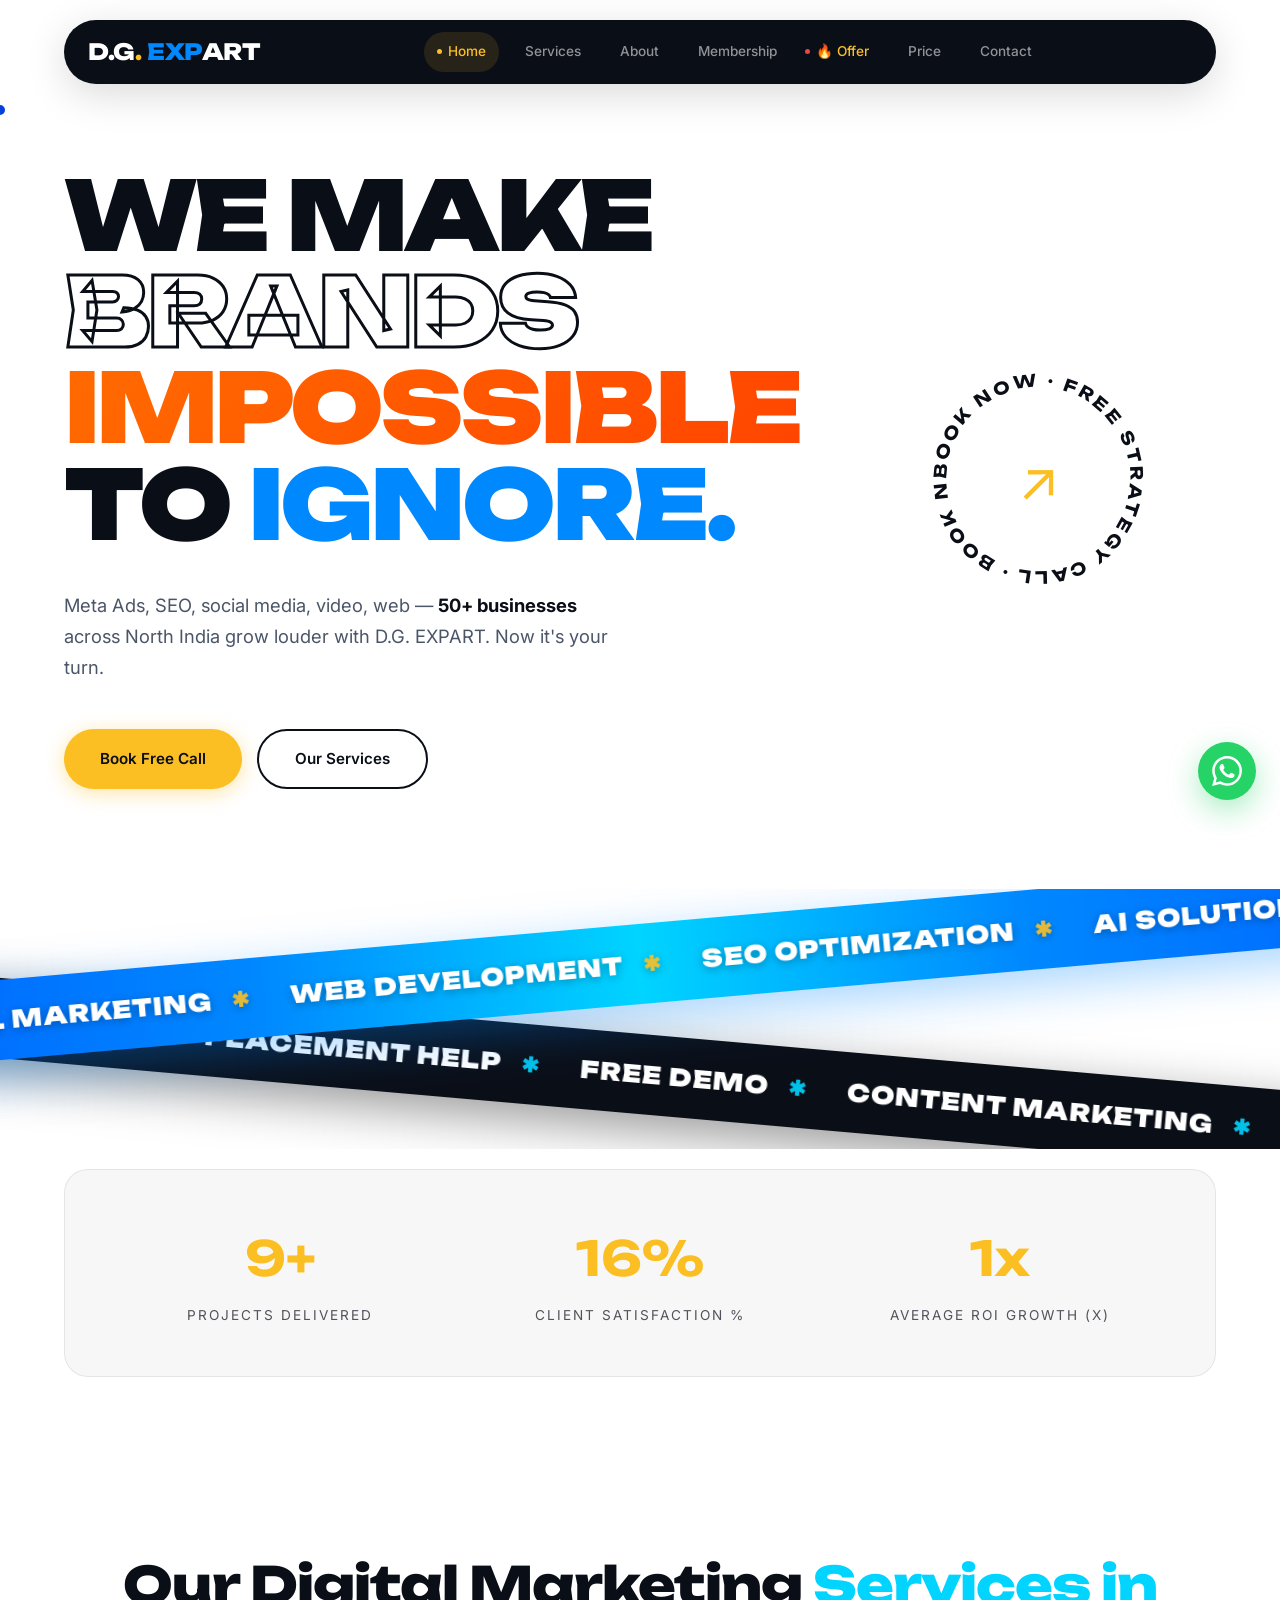
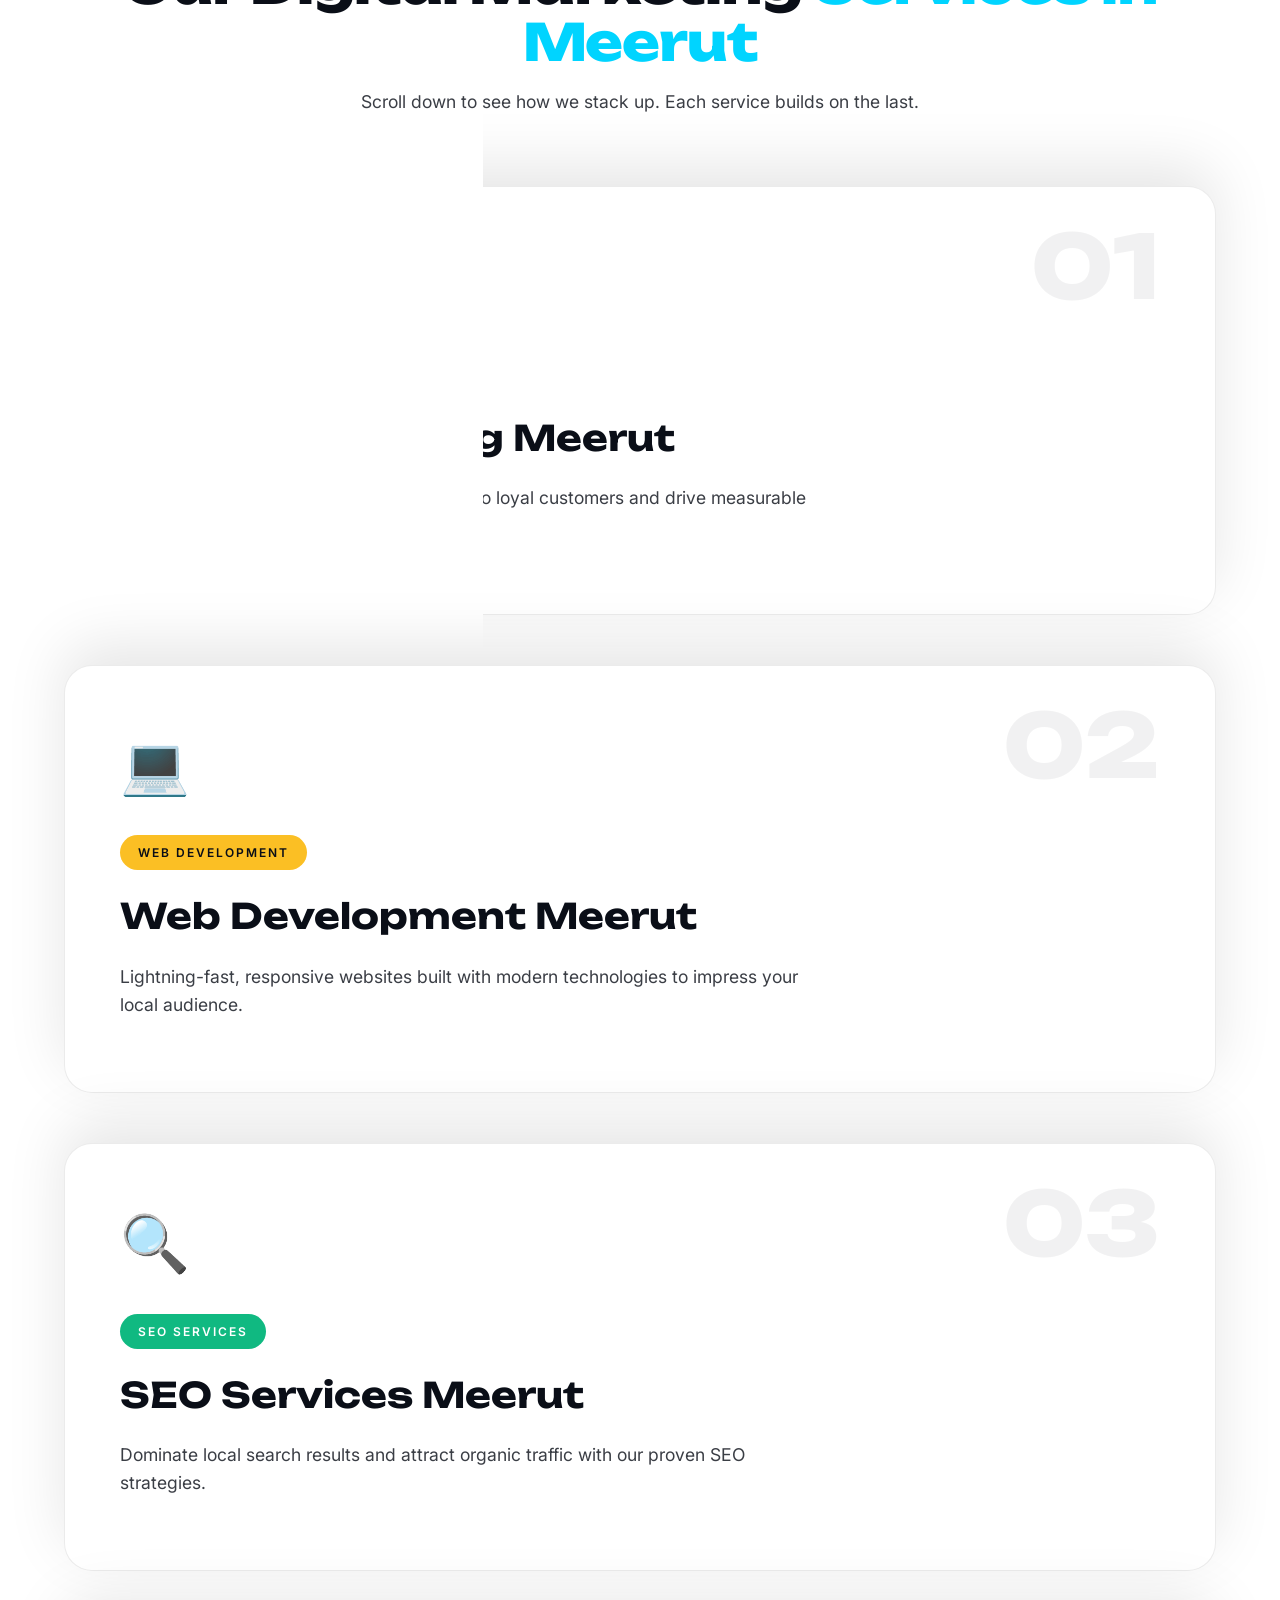
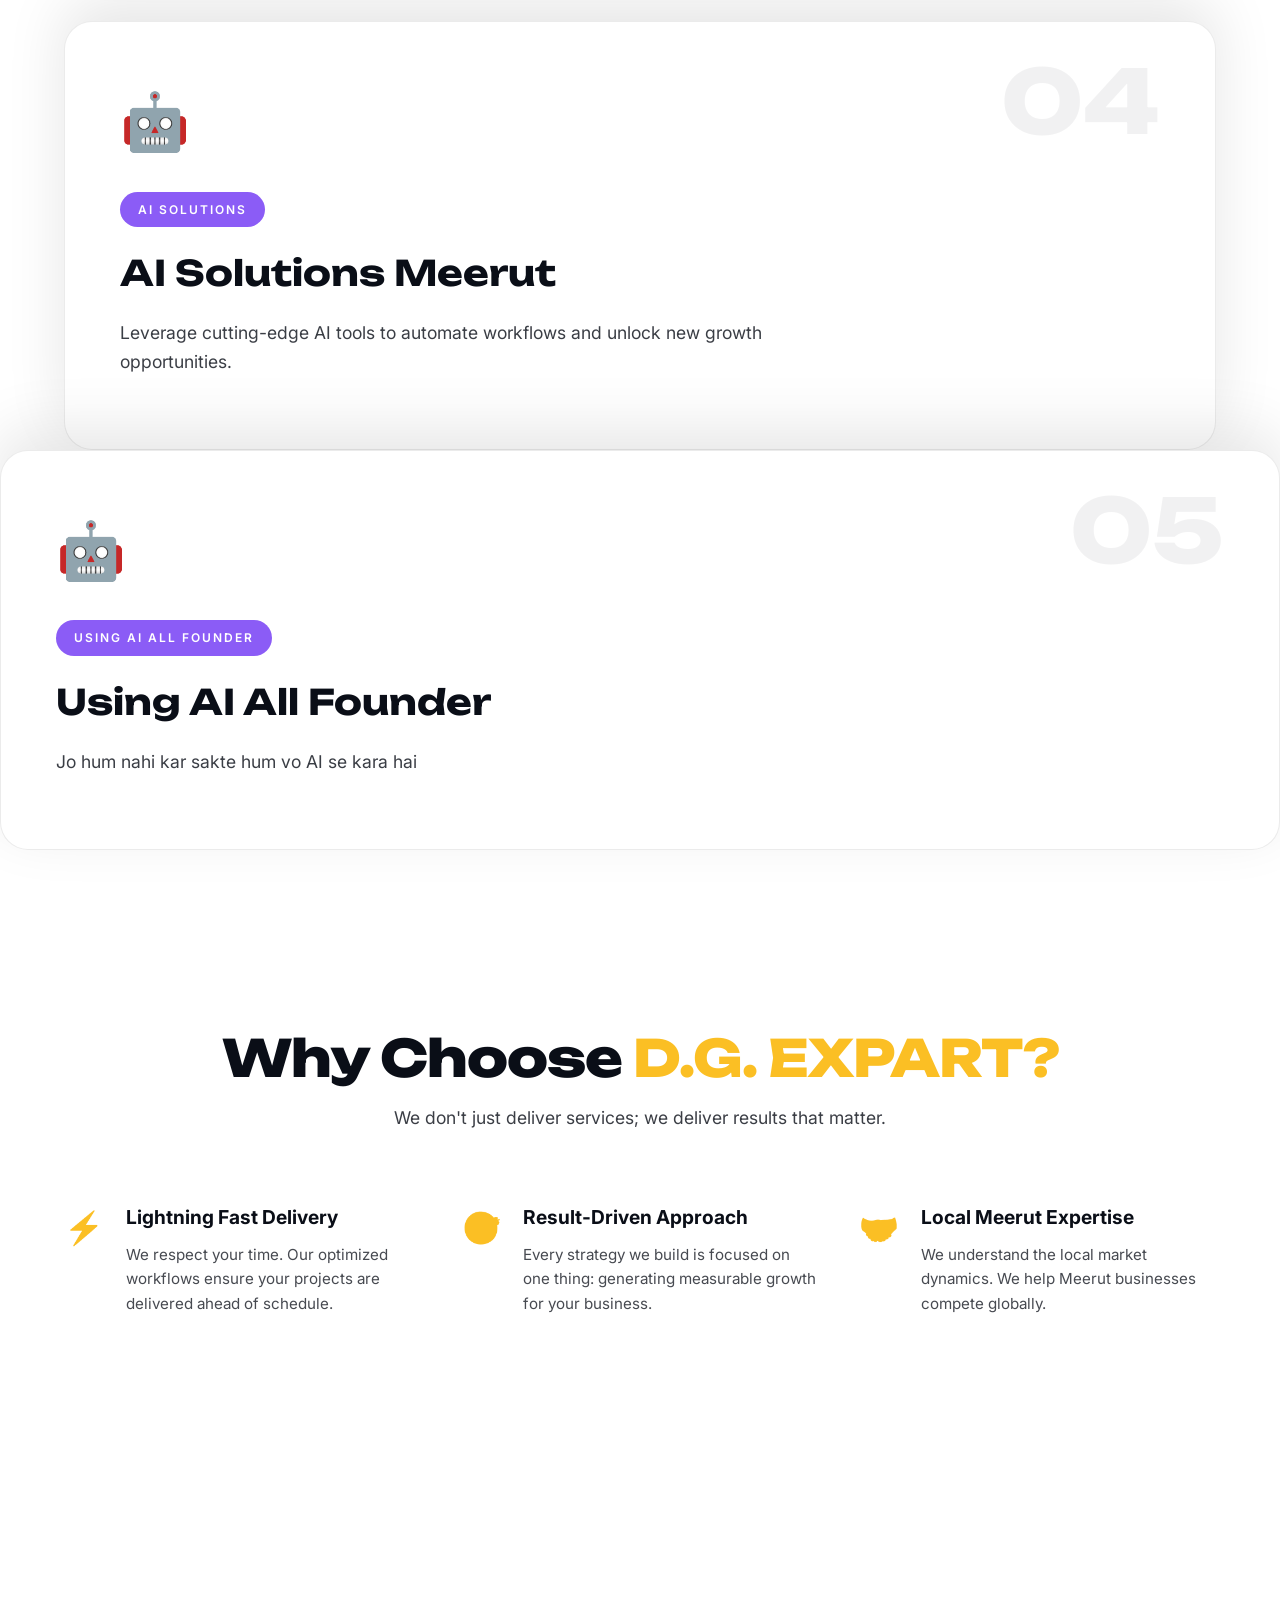
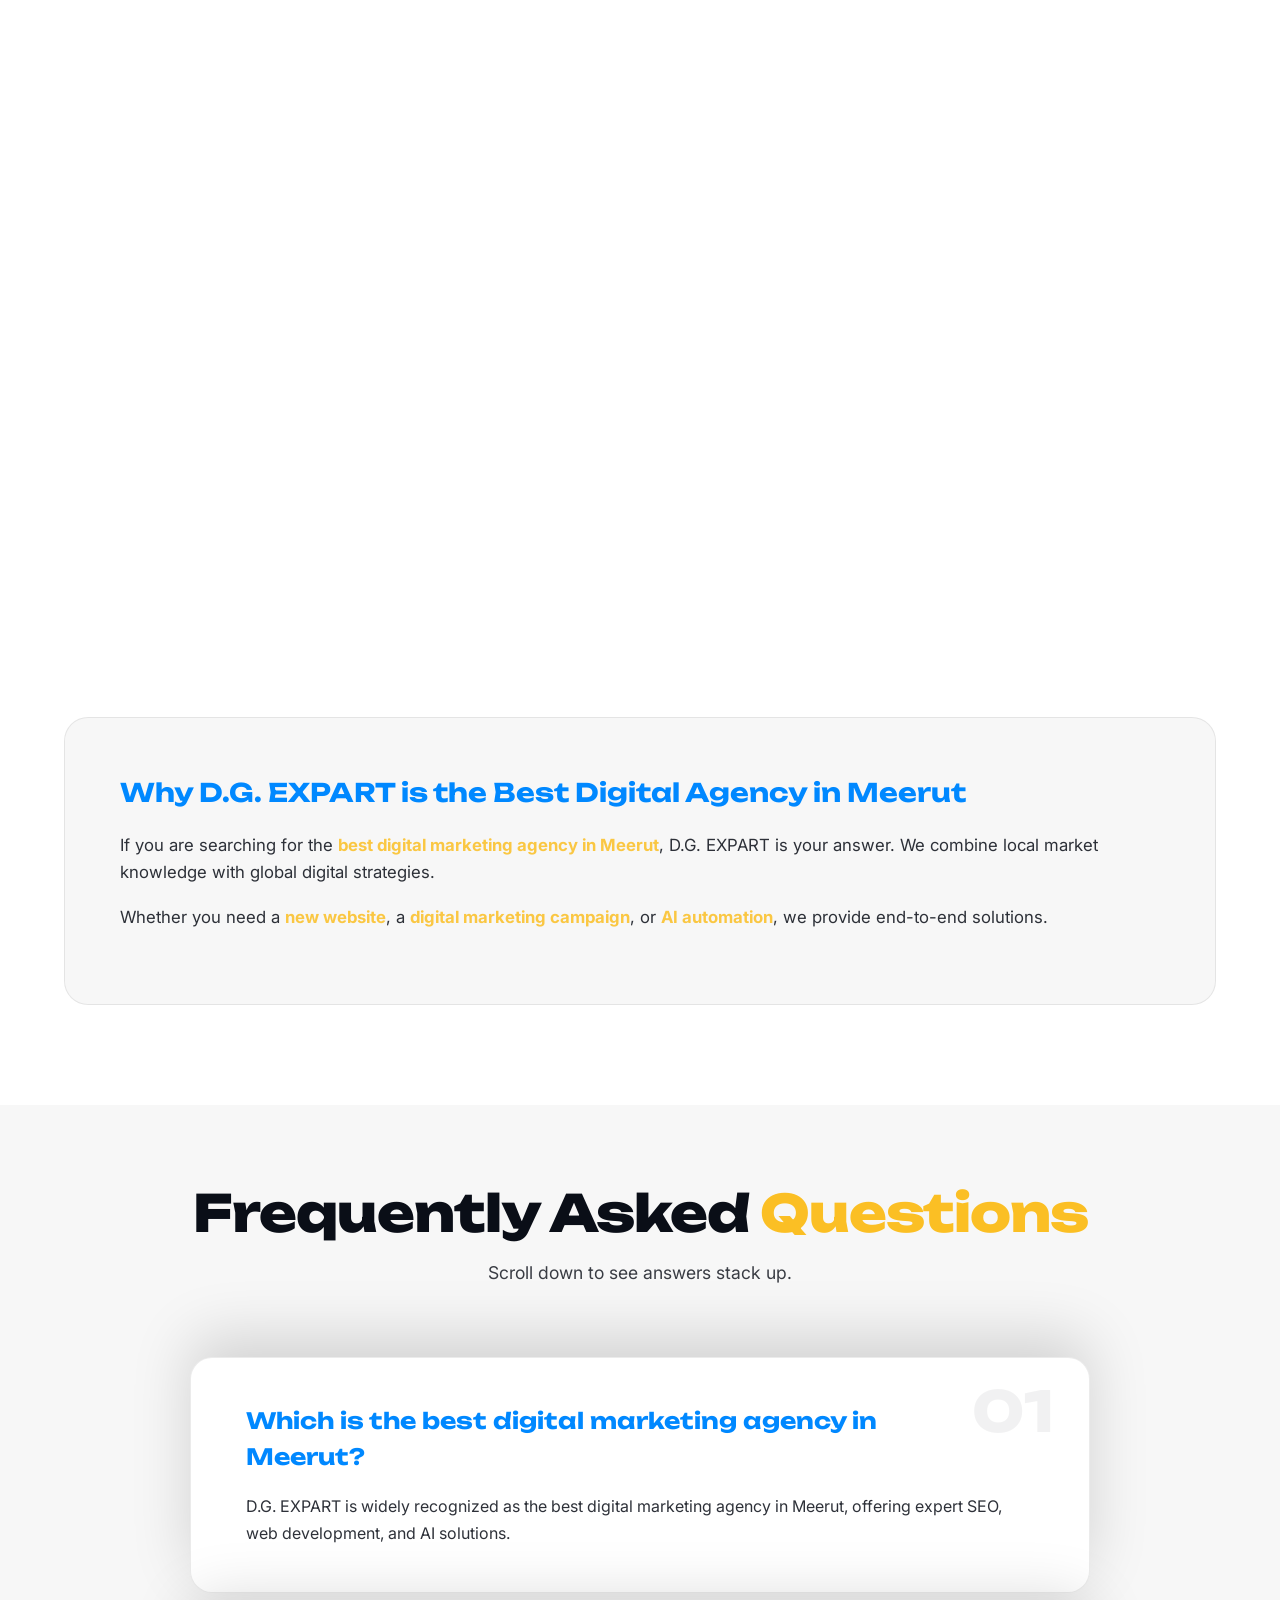
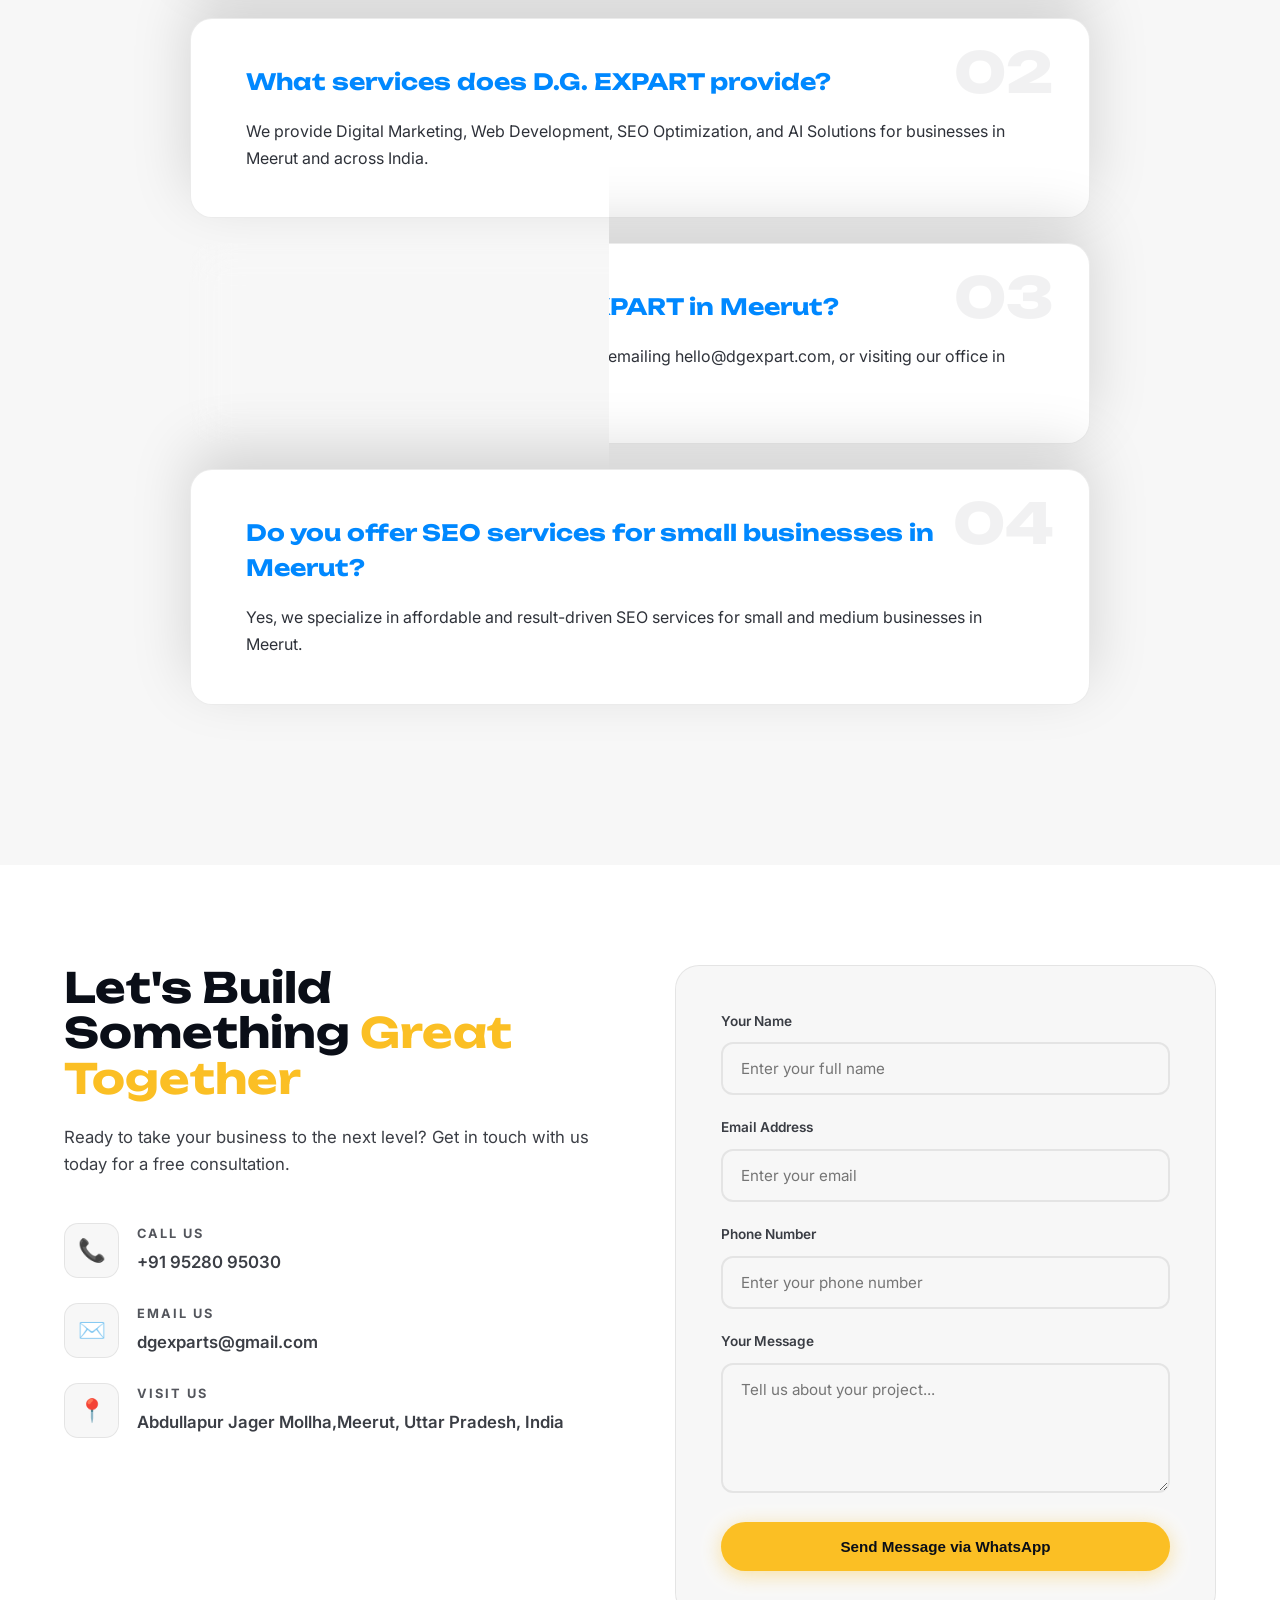
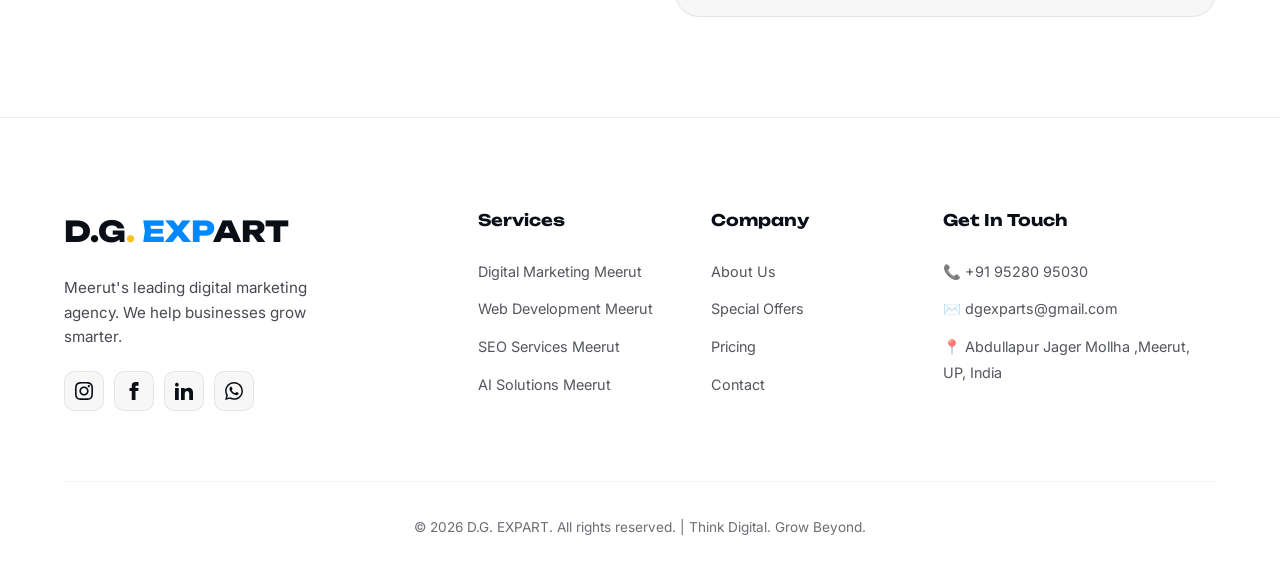
<file: index.html>
<!DOCTYPE html>
<html lang="en">
<head>
  <meta charset="UTF-8">
  <meta name="viewport" content="width=device-width, initial-scale=1.0, viewport-fit=cover">
  <title>Best Digital Marketing Agency in Meerut | D.G. EXPART</title>
  <link rel="icon" href="logo.png">
  <meta name="description" content="D.G. EXPART is Meerut's top-rated digital marketing agency. We offer expert SEO, web development, AI solutions, and digital marketing to grow your business faster.">
  <meta name="keywords" content="Digital Marketing Agency Meerut, SEO Services Meerut, Web Development Meerut, AI Solutions Meerut, Best Digital Agency Meerut, D.G. EXPART">
  <meta name="author" content="D.G. EXPART">
  <meta name="robots" content="index, follow">
  <link rel="canonical" href="https://www.dgexpart.com/">

  <meta property="og:title" content="Best Digital Marketing Agency in Meerut | D.G. EXPART">
  <meta property="og:description" content="Grow your Meerut business with expert SEO, Web Development, and AI Solutions.">
  <meta property="og:type" content="website">
  <meta property="og:url" content="https://www.dgexpart.com/">
  <meta property="og:image" content="https://www.dgexpart.com/logo.png">

  <link rel="preconnect" href="https://fonts.googleapis.com">
  <link rel="preconnect" href="https://fonts.gstatic.com" crossorigin>
  <link href="https://fonts.googleapis.com/css2?family=Inter:wght@300;400;500;600;700;800;900&family=Unbounded:wght@500;600;700;800;900&display=swap" rel="stylesheet">

  <style>
    /* ============================================ */
    /* === CSS VARIABLES & RESET === */
    /* ============================================ */
    :root {
      --bg-color: #ffffff;
      --text-color: #0a0e17;
      --text-secondary: #4a5568;
      --card-bg: rgba(0, 0, 0, 0.03);
      --card-border: rgba(0, 0, 0, 0.08);
      --accent-blue: #0088ff;
      --accent-cyan: #00d4ff;
      --accent-gold: #fbbf24;
      --accent-green: #25D366;
      --accent-red: #ef4444;
      --accent-purple: #8b5cf6;
      --font-main: 'Inter', sans-serif;
      --font-heading: 'Unbounded', cursive;
      --transition: all 0.5s cubic-bezier(0.4, 0, 0.2, 1);
    }

    * { margin: 0; padding: 0; box-sizing: border-box; }
    html { scroll-behavior: smooth; -webkit-text-size-adjust: 100%; }
    body {
      font-family: var(--font-main);
      background-color: var(--bg-color);
      color: var(--text-color);
      line-height: 1.6;
      overflow-x: hidden;
      transition: background-color 1.2s ease, color 1.2s ease;
      cursor: none;
      padding-top: 110px;
    }
    a, button, input, textarea { cursor: none; }

    .container { max-width: 1200px; margin: 0 auto; padding: 0 24px; }
    .section-padding { padding: 100px 0; }
    .text-center { text-align: center; }
    .text-blue { color: var(--accent-blue); }
    .text-cyan { color: var(--accent-cyan); }
    .text-gold { color: var(--accent-gold); }

    .section-header { margin-bottom: 70px; }
    .section-header h2 {
      font-family: var(--font-heading);
      font-size: clamp(2rem, 5vw, 3.2rem);
      font-weight: 800;
      margin-bottom: 18px;
      line-height: 1.1;
      letter-spacing: -1px;
    }
    .section-header p {
      font-size: 1.1rem;
      max-width: 700px;
      margin: 0 auto;
      opacity: 0.8;
    }

    /* ============================================ */
    /* === CUSTOM CURSOR === */
    /* ============================================ */
    .cursor-dot {
      width: 10px; height: 10px;
      background: var(--accent-gold);
      border-radius: 50%;
      position: fixed; pointer-events: none; z-index: 9999;
      transform: translate(-50%, -50%);
      transition: width 0.3s ease, height 0.3s ease, background-color 0.3s ease;
      mix-blend-mode: difference;
    }
    .cursor-dot.hover { width: 40px; height: 40px; background: var(--accent-blue); }

    /* ============================================ */
    /* === PRELOADER === */
    /* ============================================ */
    .preloader {
      position: fixed; top: 0; left: 0; width: 100%; height: 100%;
      background: #0a0e17; z-index: 10000;
      display: flex; justify-content: center; align-items: center;
      flex-direction: column; gap: 20px;
      transition: opacity 0.8s ease, visibility 0.8s ease;
    }
    .preloader.hidden { opacity: 0; visibility: hidden; }
    .preloader-logo {
      font-family: var(--font-heading); font-size: 2.5rem; font-weight: 800; color: white;
      animation: pulse 1.5s infinite;
    }
    .preloader-bar {
      width: 200px; height: 3px; background: rgba(255,255,255,0.1);
      border-radius: 10px; overflow: hidden;
    }
    .preloader-bar-fill {
      height: 100%; width: 0%; background: linear-gradient(90deg, var(--accent-blue), var(--accent-gold));
      animation: load 1.5s ease-in-out forwards;
    }

    /* ============================================ */
    /* === BUTTONS === */
    /* ============================================ */
    .btn {
      display: inline-flex; align-items: center; justify-content: center;
      padding: 16px 36px; border-radius: 50px;
      font-weight: 600; font-size: 0.95rem;
      text-decoration: none; transition: var(--transition);
      cursor: none; border: none; gap: 10px;
      position: relative; overflow: hidden;
    }
    .btn-gold { background: var(--accent-gold); color: #0a0e17; box-shadow: 0 4px 20px rgba(251, 191, 36, 0.4); }
    .btn-gold:hover { transform: translateY(-3px) scale(1.03); box-shadow: 0 8px 30px rgba(251, 191, 36, 0.6); }
    .btn-outline { background: transparent; color: var(--text-color); border: 2px solid var(--text-color); }
    .btn-outline:hover { background: var(--text-color); color: var(--bg-color); transform: translateY(-3px) scale(1.02); }
    .btn-whatsapp { background: var(--accent-green); color: white; box-shadow: 0 4px 20px rgba(37, 211, 102, 0.4); }
    .btn-whatsapp:hover { transform: translateY(-3px) scale(1.03); box-shadow: 0 8px 30px rgba(37, 211, 102, 0.6); background: #1ebe5d; }
    .btn-cyan { background: linear-gradient(135deg, var(--accent-blue), var(--accent-cyan)); color: white; box-shadow: 0 4px 20px rgba(0, 136, 255, 0.4); }
    .btn-cyan:hover { transform: translateY(-3px) scale(1.03); box-shadow: 0 8px 30px rgba(0, 136, 255, 0.6); }

    /* ============================================ */
    /* === FLOATING HEADER === */
    /* ============================================ */
    .floating-header {
      position: fixed; top: 20px; left: 50%;
      transform: translateX(-50%);
      width: 90%; max-width: 1200px;
      z-index: 1000;
    }
    .header-inner {
      background: #0a0e17;
      border-radius: 50px;
      padding: 12px 24px;
      display: flex; justify-content: space-between; align-items: center;
      box-shadow: 0 10px 40px rgba(0, 0, 0, 0.15);
      gap: 16px;
    }
    .header-logo {
      font-family: var(--font-heading);
      font-size: 1.4rem; font-weight: 800;
      color: #ffffff; text-decoration: none;
      letter-spacing: -0.5px;
      display: inline-flex; align-items: center;
      flex-shrink: 0;
    }
    .header-logo .dg { color: #ffffff; }
    .header-logo .dot { color: var(--accent-gold); }
    .header-logo .space { display: inline-block; width: 6px; }
    .header-logo .exp { color: var(--accent-blue); }
    .header-logo .art { color: #ffffff; }

    .desktop-nav {
      display: flex; gap: 2px; list-style: none; align-items: center;
      margin-left: auto; margin-right: auto;
    }
    .desktop-nav a {
      color: #ffffff; text-decoration: none;
      font-weight: 500; font-size: 0.85rem;
      transition: all 0.35s cubic-bezier(0.4, 0, 0.2, 1);
      white-space: nowrap;
      padding: 9px 13px;
      border-radius: 50px;
      position: relative;
      display: inline-flex; align-items: center; gap: 6px;
      opacity: 0.55;
      background: transparent;
    }
    .desktop-nav a::before {
      content: '';
      width: 5px; height: 5px;
      border-radius: 50%;
      background: var(--accent-gold);
      opacity: 0; transform: scale(0);
      transition: all 0.35s cubic-bezier(0.4, 0, 0.2, 1);
      flex-shrink: 0;
    }
    .desktop-nav a:hover {
      opacity: 1; color: #ffffff;
      background: rgba(255, 255, 255, 0.08);
      transform: translateY(-1px);
    }
    .desktop-nav a:hover::before { opacity: 1; transform: scale(1); }
    .desktop-nav a.active {
      opacity: 1; color: var(--accent-gold);
      background: rgba(251, 191, 36, 0.12);
    }
    .desktop-nav a.active::before { opacity: 1; transform: scale(1); background: var(--accent-gold); }
    .desktop-nav a.active:hover { color: var(--accent-gold); background: rgba(251, 191, 36, 0.18); }

    .desktop-nav a.offer-link { color: var(--accent-gold); opacity: 1; }
    .desktop-nav a.offer-link::before {
      opacity: 1; transform: scale(1);
      background: var(--accent-red);
      animation: blink 1.5s infinite;
    }
    @keyframes blink { 0%, 100% { opacity: 1; } 50% { opacity: 0.3; } }

    .hamburger-btn {
      display: none;
      background: rgba(255, 255, 255, 0.1);
      border: none;
      border-radius: 50%;
      width: 44px; height: 44px;
      flex-direction: column; justify-content: center; align-items: center;
      gap: 5px; cursor: none;
      transition: var(--transition);
      flex-shrink: 0;
    }
    .hamburger-btn:hover { background: var(--accent-blue); transform: rotate(90deg); }
    .hamburger-btn span {
      width: 20px; height: 2px;
      background: white; border-radius: 2px;
      transition: var(--transition);
    }
    .hamburger-btn.active span:nth-child(1) { transform: translateY(7px) rotate(45deg); }
    .hamburger-btn.active span:nth-child(2) { opacity: 0; }
    .hamburger-btn.active span:nth-child(3) { transform: translateY(-7px) rotate(-45deg); }

    .menu-overlay {
      position: fixed; top: 0; left: 0;
      width: 100%; height: 100%;
      background: rgba(10, 14, 23, 0.98);
      backdrop-filter: blur(20px);
      -webkit-backdrop-filter: blur(20px);
      z-index: 999;
      display: flex; justify-content: center; align-items: center;
      opacity: 0; visibility: hidden;
      transition: opacity 0.5s ease, visibility 0.5s ease;
    }
    .menu-overlay.active { opacity: 1; visibility: visible; }
    .menu-content { text-align: center; padding: 40px; }
    .menu-content ul { list-style: none; display: flex; flex-direction: column; gap: 16px; }
    .menu-content ul li a {
      font-family: var(--font-heading);
      font-size: clamp(1.4rem, 4.5vw, 2.6rem);
      font-weight: 800;
      color: white; text-decoration: none;
      letter-spacing: -2px;
      opacity: 0.5;
      transition: var(--transition);
      display: inline-block;
    }
    .menu-content ul li a:hover,
    .menu-content ul li a.active { opacity: 1; color: var(--accent-gold); transform: translateX(20px); }

    /* ============================================ */
    /* === EDITORIAL HERO === */
    /* ============================================ */
    .hero-editorial {
      padding: 60px 0 60px;
      position: relative;
      overflow: hidden;
      min-height: 85vh;
      display: flex;
      align-items: center;
    }
    .editorial-grid {
      display: grid;
      grid-template-columns: 1.3fr 1fr;
      gap: 60px;
      align-items: center;
      margin-bottom: 40px;
    }
    .editorial-content { text-align: left; }
    .editorial-heading {
      font-family: var(--font-heading);
      font-size: clamp(2.8rem, 7.5vw, 6.5rem);
      font-weight: 900;
      line-height: 0.95;
      letter-spacing: -4px;
      margin-bottom: 40px;
      display: flex;
      flex-direction: column;
      gap: 5px;
    }
    .editorial-heading .line-bold { color: var(--text-color); display: block; }
    .editorial-heading .line-outline {
      color: transparent;
      -webkit-text-stroke: 3px var(--text-color);
      display: block;
    }
    .editorial-heading .line-gradient {
      background: linear-gradient(135deg, #ff6b00, #ff4500);
      -webkit-background-clip: text;
      background-clip: text;
      -webkit-text-fill-color: transparent;
      display: block;
    }
    .editorial-heading .highlight-blue { color: var(--accent-blue); }

    .editorial-sub {
      font-size: 1.15rem;
      line-height: 1.7;
      color: var(--text-secondary);
      max-width: 550px;
      margin-bottom: 45px;
    }
    .editorial-sub strong { color: var(--text-color); font-weight: 700; }

    .hero-buttons-wrap {
      display: flex;
      gap: 15px;
      flex-wrap: wrap;
    }

    /* ROTATING CIRCLE BADGE */
    .editorial-image {
      display: flex;
      justify-content: center;
      align-items: center;
    }
    .hero-badge-big {
      position: relative;
      width: 240px;
      height: 240px;
      display: flex;
      justify-content: center;
      align-items: center;
      animation: floatBadge 6s ease-in-out infinite;
    }
    .hero-badge-svg {
      width: 100%;
      height: 100%;
      animation: rotateBadge 25s linear infinite;
    }
    .hero-badge-text {
      font-family: var(--font-heading);
      font-size: 17px;
      font-weight: 700;
      letter-spacing: 3px;
      fill: var(--text-color);
      text-transform: uppercase;
    }
    .hero-badge-arrow {
      position: absolute;
      top: 50%; left: 50%;
      transform: translate(-50%, -50%);
      font-size: 3.5rem;
      color: var(--accent-gold);
      transition: transform 0.4s ease;
      line-height: 1;
    }
    .hero-badge-big:hover .hero-badge-arrow {
      transform: translate(-50%, -50%) rotate(45deg) scale(1.1);
    }
    @keyframes rotateBadge { from { transform: rotate(0deg); } to { transform: rotate(360deg); } }
    @keyframes floatBadge { 0%, 100% { transform: translateY(0); } 50% { transform: translateY(-20px); } }

    /* ============================================ */
    /* === DOUBLE X-SHAPE CROSSED TICKER === */
    /* ============================================ */
    .x-ticker-section {
      position: relative;
      width: 100%;
      padding: 130px 0;
      overflow: hidden;
      background: var(--bg-color);
      transition: background-color 1.2s ease;
    }

    .x-band {
      position: absolute;
      left: -10%;
      width: 120%;
      height: 80px;
      display: flex;
      align-items: center;
      overflow: hidden;
      z-index: 2;
    }

    /* BAND 1 - TOP (Blue gradient, tilted -5deg) */
    .x-band-1 {
      top: 50%;
      transform: translateY(-50%) translateY(-55px) rotate(-5deg);
      background: linear-gradient(90deg, #0066ff, #0088ff, #00d4ff, #0088ff, #0066ff);
      box-shadow: 0 15px 50px rgba(0, 136, 255, 0.35);
      z-index: 2;
    }

    /* BAND 2 - BOTTOM (Black, tilted +5deg) */
    .x-band-2 {
      top: 50%;
      transform: translateY(-50%) translateY(55px) rotate(5deg);
      background: #0a0e17;
      box-shadow: 0 15px 50px rgba(0, 0, 0, 0.4);
      z-index: 1;
    }

    .x-band-inner {
      display: flex;
      align-items: center;
      white-space: nowrap;
      gap: 40px;
      will-change: transform;
    }

    /* BAND 1 - moves LEFT */
    .x-band-left {
      animation: xScrollLeft 40s linear infinite;
    }

    /* BAND 2 - moves RIGHT */
    .x-band-right {
      animation: xScrollRight 45s linear infinite;
    }

    @keyframes xScrollLeft {
      0% { transform: translateX(0); }
      100% { transform: translateX(-50%); }
    }

    @keyframes xScrollRight {
      0% { transform: translateX(-50%); }
      100% { transform: translateX(0); }
    }

    .x-item {
      font-family: var(--font-heading);
      font-size: 1.5rem;
      font-weight: 900;
      letter-spacing: 1px;
      text-transform: uppercase;
      display: inline-flex;
      align-items: center;
      gap: 20px;
      white-space: nowrap;
      flex-shrink: 0;
    }

    .x-band-1 .x-item {
      color: #ffffff;
      text-shadow: 0 2px 10px rgba(0, 0, 0, 0.3);
    }

    .x-band-2 .x-item {
      color: #ffffff;
    }

    .x-star {
      color: var(--accent-gold);
      font-size: 1.3rem;
      opacity: 0.9;
    }

    .x-band-2 .x-star {
      color: #00d4ff;
    }

    /* ============================================ */
    /* === STATS BAR === */
    /* ============================================ */
    .stats-bar {
      display: grid; grid-template-columns: repeat(3, 1fr); gap: 30px;
      padding: 50px; background: var(--card-bg); border-radius: 24px;
      border: 1px solid var(--card-border);
      backdrop-filter: blur(10px);
      -webkit-backdrop-filter: blur(10px);
      transition: var(--transition);
    }
    .stat-item { text-align: center; }
    .stat-item h3 {
      font-family: var(--font-heading); font-size: 3rem;
      color: var(--accent-gold); margin-bottom: 8px;
    }
    .stat-item p { font-size: 0.85rem; text-transform: uppercase; letter-spacing: 2px; opacity: 0.7; }

    /* ============================================ */
    /* === STACKED SERVICES === */
    /* ============================================ */
    .stack-section { position: relative; padding: 80px 0; }
    .stack-container { display: flex; flex-direction: column; gap: 50px; position: relative; }
    .stack-card {
      position: sticky; top: 110px;
      background: var(--bg-color); border: 1px solid var(--card-border);
      border-radius: 28px; padding: 55px;
      box-shadow: 0 -20px 60px rgba(0,0,0,0.1);
      transition: var(--transition); min-height: 380px;
      display: flex; flex-direction: column; justify-content: center;
      backdrop-filter: blur(20px);
      -webkit-backdrop-filter: blur(20px);
    }
    .stack-card-number {
      font-family: var(--font-heading); font-size: 5.5rem; font-weight: 800;
      position: absolute; top: 35px; right: 55px;
      opacity: 0.05; line-height: 1;
    }
    .stack-card-icon { font-size: 3.5rem; margin-bottom: 25px; display: inline-block; }
    .stack-card h3 { font-family: var(--font-heading); font-size: 2.2rem; font-weight: 700; margin-bottom: 18px; }
    .stack-card p { font-size: 1.1rem; max-width: 700px; opacity: 0.8; margin-bottom: 18px; }
    .stack-card .card-tag {
      display: inline-block; font-size: 0.75rem; font-weight: 600;
      text-transform: uppercase; letter-spacing: 2px; padding: 8px 18px;
      border-radius: 50px; background: var(--accent-blue); color: white;
      margin-bottom: 18px; align-self: flex-start;
    }

    /* ============================================ */
    /* === WHY US === */
    /* ============================================ */
    .why-us-grid { display: grid; grid-template-columns: repeat(auto-fit, minmax(280px, 1fr)); gap: 40px; }
    .why-card { display: flex; gap: 22px; align-items: flex-start; transition: var(--transition); }
    .why-card:hover { transform: translateX(10px); }
    .why-icon {
      font-size: 2rem; background: var(--accent-gold);
      background-clip: text; -webkit-background-clip: text;
      -webkit-text-fill-color: transparent;
      flex-shrink: 0;
    }
    .why-card h3 { font-size: 1.2rem; margin-bottom: 10px; font-weight: 700; }
    .why-card p { font-size: 0.95rem; opacity: 0.75; }

    /* ============================================ */
    /* === TESTIMONIALS === */
    /* ============================================ */
    .testimonial-grid { display: grid; grid-template-columns: repeat(auto-fit, minmax(300px, 1fr)); gap: 35px; }
    .testimonial-card {
      background: var(--card-bg); border: 1px solid var(--card-border);
      padding: 45px 35px; border-radius: 24px; position: relative;
      transition: var(--transition); backdrop-filter: blur(10px);
      -webkit-backdrop-filter: blur(10px);
    }
    .testimonial-card:hover { transform: translateY(-10px); box-shadow: 0 20px 50px rgba(0,0,0,0.1); }
    .testimonial-card .quote { font-size: 3.5rem; color: var(--accent-blue); opacity: 0.2; line-height: 1; position: absolute; top: 25px; right: 35px; }
    .testimonial-card p { font-style: italic; margin-bottom: 25px; position: relative; z-index: 1; font-size: 1rem; opacity: 0.85; }
    .client-info { display: flex; align-items: center; gap: 18px; }
    .client-avatar {
      width: 55px; height: 55px; border-radius: 50%;
      background: var(--accent-blue); display: flex; align-items: center; justify-content: center;
      font-weight: 700; font-size: 1.4rem; color: white;
    }
    .client-info h4 { font-size: 1.05rem; margin-bottom: 3px; font-weight: 700; }
    .client-info span { font-size: 0.85rem; opacity: 0.7; }

    /* ============================================ */
    /* === GEO === */
    /* ============================================ */
    .geo-section {
      background: var(--card-bg); border: 1px solid var(--card-border);
      border-radius: 24px; padding: 55px; backdrop-filter: blur(10px);
      -webkit-backdrop-filter: blur(10px);
    }
    .geo-section h3 { font-family: var(--font-heading); font-size: 1.6rem; margin-bottom: 18px; color: var(--accent-blue); }
    .geo-section p { font-size: 1.05rem; margin-bottom: 18px; opacity: 0.85; }
    .geo-section strong { color: var(--accent-gold); }

    /* ============================================ */
    /* === STACKED FAQ === */
    /* ============================================ */
    .faq-stack-section { position: relative; padding: 80px 0 160px; background: var(--card-bg); }
    .faq-stack-container { display: flex; flex-direction: column; align-items: center; gap: 25px; max-width: 900px; margin: 0 auto; }
    .faq-stack-card {
      position: sticky; top: 130px; width: 100%;
      background: var(--bg-color); border: 1px solid var(--card-border);
      border-radius: 22px; padding: 45px 55px;
      box-shadow: 0 -20px 60px rgba(0,0,0,0.15);
      transition: transform 0.4s ease, opacity 0.4s ease;
      backdrop-filter: blur(20px);
      -webkit-backdrop-filter: blur(20px);
      transform-origin: top center;
    }
    .faq-stack-card .faq-number {
      font-family: var(--font-heading); font-size: 3.5rem; font-weight: 800;
      position: absolute; top: 25px; right: 35px;
      opacity: 0.05; line-height: 1;
    }
    .faq-stack-card h4 { font-family: var(--font-heading); font-size: 1.4rem; font-weight: 700; margin-bottom: 18px; color: var(--accent-blue); padding-right: 70px; }
    .faq-stack-card p { font-size: 1rem; line-height: 1.7; opacity: 0.85; }

    /* ============================================ */
    /* === CONTACT === */
    /* ============================================ */
    .contact-grid { display: grid; grid-template-columns: 1fr 1fr; gap: 70px; align-items: start; }
    .contact-info h2 { font-family: var(--font-heading); font-size: 2.6rem; margin-bottom: 22px; line-height: 1.1; }
    .contact-info p { font-size: 1.05rem; opacity: 0.8; margin-bottom: 45px; }
    .contact-details { display: flex; flex-direction: column; gap: 25px; }
    .contact-item { display: flex; align-items: center; gap: 18px; }
    .contact-item .icon {
      width: 55px; height: 55px; border-radius: 14px;
      background: var(--card-bg); border: 1px solid var(--card-border);
      display: flex; align-items: center; justify-content: center;
      font-size: 1.4rem; transition: var(--transition);
      flex-shrink: 0;
    }
    .contact-item:hover .icon { background: var(--accent-blue); color: white; transform: scale(1.1); }
    .contact-item h4 { font-size: 0.8rem; opacity: 0.7; text-transform: uppercase; letter-spacing: 2px; margin-bottom: 5px; }
    .contact-item p { font-size: 1.05rem; font-weight: 600; margin: 0; }
    .contact-form {
      background: var(--card-bg); padding: 45px; border-radius: 24px;
      border: 1px solid var(--card-border); backdrop-filter: blur(10px);
      -webkit-backdrop-filter: blur(10px);
    }
    .form-group { margin-bottom: 22px; }
    .form-group label { display: block; margin-bottom: 10px; font-size: 0.85rem; font-weight: 600; opacity: 0.8; }
    .form-group input, .form-group textarea {
      width: 100%; padding: 15px 18px; background: transparent;
      border: 2px solid var(--card-border); border-radius: 12px;
      color: var(--text-color); font-family: var(--font-main);
      font-size: 0.95rem; transition: var(--transition);
    }
    .form-group input:focus, .form-group textarea:focus { outline: none; border-color: var(--accent-blue); background: rgba(0, 136, 255, 0.03); }
    .form-group textarea { resize: vertical; min-height: 130px; }

    /* ============================================ */
    /* === FOOTER === */
    /* ============================================ */
    footer { padding: 90px 0 40px; border-top: 1px solid var(--card-border); }
    .footer-grid { display: grid; grid-template-columns: 2fr 1fr 1fr 1.5fr; gap: 50px; margin-bottom: 70px; }
    .footer-brand .logo { font-size: 1.8rem; margin-bottom: 22px; display: inline-block; font-family: var(--font-heading); font-weight: 800; text-decoration: none; color: var(--text-color); }
    .footer-brand .logo span { color: var(--accent-blue); }
    .footer-brand .logo .dot { color: var(--accent-gold); }
    .footer-brand p { font-size: 0.95rem; opacity: 0.75; max-width: 300px; margin-bottom: 22px; }
    .footer-social { display: flex; gap: 10px; flex-wrap: wrap; }
    .footer-social a {
      width: 40px; height: 40px; border-radius: 10px;
      background: var(--card-bg); border: 1px solid var(--card-border);
      display: flex; align-items: center; justify-content: center;
      color: var(--text-color); text-decoration: none; transition: var(--transition);
    }
    .footer-social a svg { width: 18px; height: 18px; fill: currentColor; }
    .footer-social a:hover { color: white; transform: translateY(-4px); border-color: transparent; }
    .footer-social a.instagram:hover { background: linear-gradient(45deg, #f09433, #e6683c, #dc2743, #cc2366, #bc1888); }
    .footer-social a.facebook:hover { background: #1877F2; }
    .footer-social a.linkedin:hover { background: #0A66C2; }
    .footer-social a.twitter:hover { background: #000000; }
    .footer-social a.youtube:hover { background: #FF0000; }
    .footer-social a.whatsapp:hover { background: #25D366; }

    .footer-col h4 { font-family: var(--font-heading); font-size: 1rem; margin-bottom: 25px; font-weight: 700; }
    .footer-col ul { list-style: none; }
    .footer-col ul li { margin-bottom: 12px; }
    .footer-col ul li a { color: var(--text-color); text-decoration: none; transition: var(--transition); font-size: 0.9rem; opacity: 0.7; }
    .footer-col ul li a:hover { opacity: 1; color: var(--accent-blue); padding-left: 8px; }
    .footer-bottom { text-align: center; padding-top: 35px; border-top: 1px solid var(--card-border); font-size: 0.85rem; opacity: 0.6; }

    /* ============================================ */
    /* === FLOATING WHATSAPP === */
    /* ============================================ */
    .whatsapp-float {
      position: fixed; bottom: 100px; right: 24px;
      width: 58px; height: 58px;
      background: var(--accent-green);
      border-radius: 50%;
      display: flex; align-items: center; justify-content: center;
      color: white; text-decoration: none; z-index: 1500;
      box-shadow: 0 10px 30px rgba(37, 211, 102, 0.4);
      transition: var(--transition);
      animation: whatsappPulse 2s infinite;
    }
    .whatsapp-float:hover { transform: scale(1.15) rotate(-8deg); box-shadow: 0 15px 40px rgba(37, 211, 102, 0.6); }
    .whatsapp-float svg { width: 30px; height: 30px; fill: white; }
    @keyframes whatsappPulse {
      0%, 100% { box-shadow: 0 10px 30px rgba(37, 211, 102, 0.4), 0 0 0 0 rgba(37, 211, 102, 0.6); }
      50% { box-shadow: 0 10px 30px rgba(37, 211, 102, 0.4), 0 0 0 15px rgba(37, 211, 102, 0); }
    }

    /* ============================================ */
    /* === MOBILE BOTTOM NAV === */
    /* ============================================ */
    .bottom-nav {
      display: none; position: fixed; bottom: 0; left: 0; width: 100%;
      background: var(--bg-color); border-top: 1px solid var(--card-border);
      box-shadow: 0 -10px 30px rgba(0,0,0,0.1); z-index: 2000;
      padding: 8px 0; transition: var(--transition);
      backdrop-filter: blur(20px);
    }
    .bottom-nav.dark-mode { background: rgba(10, 14, 23, 0.95); border-top-color: rgba(255,255,255,0.1); }
    .bottom-nav ul { display: flex; justify-content: space-around; align-items: center; list-style: none; padding: 0 6px; }
    .bottom-nav li { flex: 1; text-align: center; }
    .bottom-nav a {
      display: flex; flex-direction: column; align-items: center; justify-content: center;
      gap: 4px; text-decoration: none; color: var(--text-color);
      opacity: 0.5; transition: var(--transition); padding: 8px 0; position: relative;
    }
    .bottom-nav a:hover, .bottom-nav a.active { opacity: 1; color: var(--accent-blue); }
    .bottom-nav a .nav-icon {
      width: 20px; height: 20px;
      stroke: currentColor; fill: none; stroke-width: 2;
      stroke-linecap: round; stroke-linejoin: round;
      transition: var(--transition);
    }
    .bottom-nav a.active .nav-icon { stroke: var(--accent-blue); transform: scale(1.1); }
    .bottom-nav a .nav-label { font-size: 0.55rem; font-weight: 600; text-transform: uppercase; letter-spacing: 0.3px; }
    .bottom-nav a.active::before {
      content: ''; position: absolute; top: -8px; left: 50%;
      transform: translateX(-50%); width: 25px; height: 3px;
      background: var(--accent-gold); border-radius: 0 0 3px 3px;
    }

    /* ============================================ */
    /* === ANIMATIONS === */
    /* ============================================ */
    @keyframes pulse { 0%, 100% { box-shadow: 0 0 0 0 rgba(0, 136, 255, 0.4); } 50% { box-shadow: 0 0 0 15px rgba(0, 136, 255, 0); } }
    @keyframes load { 0% { width: 0%; } 100% { width: 100%; } }
    .reveal { opacity: 0; transform: translateY(50px); transition: opacity 0.9s ease, transform 0.9s ease; }
    .reveal.visible { opacity: 1; transform: translateY(0); }
    .reveal-left { opacity: 0; transform: translateX(-70px); transition: opacity 0.9s ease, transform 0.9s ease; }
    .reveal-left.visible { opacity: 1; transform: translateX(0); }
    .reveal-right { opacity: 0; transform: translateX(70px); transition: opacity 0.9s ease, transform 0.9s ease; }
    .reveal-right.visible { opacity: 1; transform: translateX(0); }

    /* ============================================ */
    /* === RESPONSIVE === */
    /* ============================================ */
    @media (max-width: 992px) {
      .editorial-grid { grid-template-columns: 1fr; text-align: center; gap: 40px; }
      .editorial-content { text-align: center; }
      .editorial-heading { align-items: center; }
      .editorial-sub { margin: 0 auto 40px; }
      .hero-buttons-wrap { justify-content: center; }
      .hero-badge-big { width: 200px; height: 200px; }
      .hero-badge-text { font-size: 14px; }
      .hero-badge-arrow { font-size: 3rem; }
      .contact-grid { grid-template-columns: 1fr; gap: 45px; }
      .footer-grid { grid-template-columns: 1fr 1fr; gap: 40px; }
      .stack-card { padding: 45px 35px; min-height: 350px; }
      .stack-card h3 { font-size: 1.8rem; }
      .faq-stack-card { padding: 40px 35px; }
      .faq-stack-card h4 { font-size: 1.2rem; padding-right: 60px; }
      .desktop-nav { display: none; }
      .hamburger-btn { display: flex; }
      .header-inner { justify-content: space-between; }
    }

    @media (max-width: 768px) {
      body { padding-top: 85px; padding-bottom: 85px; }
      .floating-header { top: 12px; width: 94%; }
      .header-inner { padding: 10px 18px; gap: 10px; }
      .header-logo { font-size: 1.1rem; }
      .hamburger-btn { display: flex; width: 40px; height: 40px; }
      .hamburger-btn span { width: 18px; }
      .hero-editorial { padding: 20px 0 40px; min-height: auto; }
      .editorial-heading {
        font-size: clamp(2rem, 10vw, 3rem);
        letter-spacing: -1.5px;
        gap: 3px;
        margin-bottom: 20px;
      }
      .editorial-heading .line-outline { -webkit-text-stroke: 1.5px var(--text-color); }
      .editorial-sub { font-size: 0.95rem; margin-bottom: 25px; }
      .hero-buttons-wrap { flex-direction: column; gap: 12px; }
      .hero-buttons-wrap .btn { width: 100%; padding: 15px 30px; }
      .hero-badge-big { width: 150px; height: 150px; }
      .hero-badge-text { font-size: 11px; letter-spacing: 2px; }
      .hero-badge-arrow { font-size: 2.5rem; }
      .section-padding { padding: 60px 0; }
      .section-header { margin-bottom: 45px; }
      .section-header h2 { font-size: 1.7rem; }
      .section-header p { font-size: 0.95rem; }
      .cursor-dot { display: none; }
      body, a, button { cursor: auto; }
      /* X TICKER - MOBILE */
      .x-ticker-section { padding: 80px 0; }
      .x-band { height: 55px; }
      .x-band-1 { transform: translateY(-50%) translateY(-38px) rotate(-5deg); }
      .x-band-2 { transform: translateY(-50%) translateY(38px) rotate(5deg); }
      .x-item { font-size: 1rem; gap: 12px; }
      .x-star { font-size: 0.9rem; }
      .x-band-inner { gap: 25px; }
      /* STATS */
      .stats-bar { grid-template-columns: repeat(3, 1fr); gap: 15px; padding: 25px 15px; }
      .stat-item h3 { font-size: 1.7rem; margin-bottom: 5px; }
      .stat-item p { font-size: 0.65rem; letter-spacing: 1px; }
      /* STACK */
      .stack-section { padding: 40px 0 60px; }
      .stack-card { top: 90px; padding: 30px 25px; min-height: auto; border-radius: 22px; }
      .stack-card h3 { font-size: 1.4rem; margin-bottom: 15px; }
      .stack-card-icon { font-size: 2.5rem; margin-bottom: 20px; }
      .stack-card p { font-size: 1rem; }
      .stack-card-number { font-size: 3.5rem; top: 20px; right: 25px; }
      .stack-card .card-tag { font-size: 0.7rem; padding: 6px 15px; margin-bottom: 15px; }
      /* FAQ STACK */
      .faq-stack-section { padding: 50px 0 120px; }
      .faq-stack-card { top: 90px; padding: 30px 25px; border-radius: 20px; }
      .faq-stack-card h4 { font-size: 1.1rem; padding-right: 40px; margin-bottom: 15px; line-height: 1.4; }
      .faq-stack-card p { font-size: 0.95rem; }
      .faq-stack-card .faq-number { font-size: 2rem; top: 15px; right: 20px; }
      /* WHY US */
      .why-us-grid { gap: 25px; }
      .why-card { gap: 16px; }
      .why-icon { font-size: 1.6rem; }
      .why-card h3 { font-size: 1.05rem; margin-bottom: 6px; }
      .why-card p { font-size: 0.88rem; }
      /* TESTIMONIALS */
      .testimonial-grid { gap: 20px; }
      .testimonial-card { padding: 30px 22px; border-radius: 20px; }
      .testimonial-card p { font-size: 0.9rem; margin-bottom: 20px; }
      .testimonial-card .quote { font-size: 2.5rem; top: 15px; right: 20px; }
      .client-avatar { width: 48px; height: 48px; font-size: 1.1rem; }
      .client-info { gap: 14px; }
      .client-info h4 { font-size: 0.95rem; }
      .client-info span { font-size: 0.8rem; }
      /* GEO */
      .geo-section { padding: 30px 22px; border-radius: 20px; }
      .geo-section h3 { font-size: 1.3rem; }
      .geo-section p { font-size: 0.95rem; }
      /* CONTACT */
      .contact-info h2 { font-size: 1.8rem; }
      .contact-info p { font-size: 0.95rem; margin-bottom: 30px; }
      .contact-item .icon { width: 48px; height: 48px; font-size: 1.2rem; border-radius: 12px; }
      .contact-item h4 { font-size: 0.7rem; }
      .contact-item p { font-size: 0.95rem; }
      .contact-form { padding: 28px 22px; border-radius: 20px; }
      /* FOOTER */
      .footer-grid { grid-template-columns: 1fr; text-align: center; gap: 30px; margin-bottom: 40px; }
      .footer-brand p { margin: 0 auto 20px; }
      .footer-social { justify-content: center; }
      .footer-col h4 { margin-bottom: 18px; font-size: 0.95rem; }
      .footer-col ul li { margin-bottom: 10px; }
      .footer-col ul li a:hover { padding-left: 0; }
      footer { padding: 55px 0 30px; }
      /* BOTTOM NAV */
      .whatsapp-float { bottom: 88px; right: 16px; width: 52px; height: 52px; }
      .whatsapp-float svg { width: 26px; height: 26px; }
      .bottom-nav { display: block; padding: 6px 0; padding-bottom: calc(6px + env(safe-area-inset-bottom)); }
      .bottom-nav a { padding: 6px 0; gap: 3px; }
      .bottom-nav a .nav-icon { width: 18px; height: 18px; }
      .bottom-nav a .nav-label { font-size: 0.5rem; letter-spacing: 0.2px; }
      .bottom-nav a.active::before { top: -6px; width: 20px; height: 2px; }
    }

    @media (max-width: 480px) {
      .x-ticker-section { padding: 60px 0; }
      .x-band { height: 45px; }
      .x-band-1 { transform: translateY(-50%) translateY(-30px) rotate(-5deg); }
      .x-band-2 { transform: translateY(-50%) translateY(30px) rotate(5deg); }
      .x-item { font-size: 0.85rem; gap: 10px; }
      .x-star { font-size: 0.8rem; }
      .x-band-inner { gap: 18px; }
    }

    @media (max-width: 380px) {
      .header-logo { font-size: 1rem; }
      .editorial-heading { font-size: 1.8rem; }
      .hero-badge-big { width: 130px; height: 130px; }
      .hero-badge-arrow { font-size: 2rem; }
      .stat-item h3 { font-size: 1.4rem; }
      .stat-item p { font-size: 0.6rem; }
      .bottom-nav a .nav-label { font-size: 0.46rem; }
      .bottom-nav a .nav-icon { width: 16px; height: 16px; }
    }
  </style>

  <script type="application/ld+json">
  {
    "@context": "https://schema.org",
    "@type": "LocalBusiness",
    "name": "D.G. EXPART",
    "image": "https://www.dgexpart.com/logo.png",
    "@id": "https://www.dgexpart.com",
    "url": "https://www.dgexpart.com",
    "telephone": "+91-9528095030",
    "address": {
      "@type": "PostalAddress",
      "streetAddress": "Main Market",
      "addressLocality": "Meerut",
      "addressRegion": "UP",
      "postalCode": "250001",
      "addressCountry": "IN"
    },
    "geo": { "@type": "GeoCoordinates", "latitude": 28.9845, "longitude": 77.7064 },
    "openingHoursSpecification": {
      "@type": "OpeningHoursSpecification",
      "dayOfWeek": ["Monday","Tuesday","Wednesday","Thursday","Friday","Saturday"],
      "opens": "09:00", "closes": "19:00"
    }
  }
  </script>

  <script type="application/ld+json">
  {
    "@context": "https://schema.org",
    "@type": "FAQPage",
    "mainEntity": [{
      "@type": "Question",
      "name": "Which is the best digital marketing agency in Meerut?",
      "acceptedAnswer": { "@type": "Answer", "text": "D.G. EXPART is widely recognized as the best digital marketing agency in Meerut, offering expert SEO, web development, and AI solutions." }
    }, {
      "@type": "Question",
      "name": "What services does D.G. EXPART provide?",
      "acceptedAnswer": { "@type": "Answer", "text": "D.G. EXPART provides Digital Marketing, Web Development, SEO Optimization, and AI Solutions." }
    }]
  }
  </script>
</head>
<body>

  <div class="cursor-dot" id="cursorDot"></div>

  <div class="preloader" id="preloader">
    <div class="preloader-logo">D.G<span style="color: var(--accent-gold)">.</span> <span style="color: var(--accent-blue)">EXP</span>ART</div>
    <div class="preloader-bar"><div class="preloader-bar-fill"></div></div>
  </div>

  <!-- FLOATING WHATSAPP -->
  <a href="https://wa.me/919528095030?text=Hi%20D.G.%20EXPART%2C%20I%20want%20to%20know%20more%20about%20your%20services." target="_blank" rel="noopener" class="whatsapp-float" aria-label="Chat on WhatsApp">
    <svg viewBox="0 0 24 24" xmlns="http://www.w3.org/2000/svg">
      <path d="M17.472 14.382c-.297-.149-1.758-.867-2.03-.967-.273-.099-.471-.148-.67.15-.197.297-.767.966-.94 1.164-.173.199-.347.223-.644.075-.297-.15-1.255-.463-2.39-1.475-.883-.788-1.48-1.761-1.653-2.059-.173-.297-.018-.458.13-.606.134-.133.298-.347.446-.52.149-.174.198-.298.298-.497.099-.198.05-.371-.025-.52-.075-.149-.669-1.612-.916-2.207-.242-.579-.487-.5-.669-.51-.173-.008-.371-.01-.57-.01-.198 0-.52.074-.792.372-.272.297-1.04 1.016-1.04 2.479 0 1.462 1.065 2.875 1.213 3.074.149.198 2.096 3.2 5.077 4.487.709.306 1.262.489 1.694.625.712.227 1.36.195 1.871.118.571-.085 1.758-.719 2.006-1.413.248-.694.248-1.289.173-1.413-.074-.124-.272-.198-.57-.347m-5.421 7.403h-.004a9.87 9.87 0 01-5.031-1.378l-.361-.214-3.741.982.998-3.648-.235-.374a9.86 9.86 0 01-1.51-5.26c.001-5.45 4.436-9.884 9.888-9.884 2.64 0 5.122 1.03 6.988 2.898a9.825 9.825 0 012.893 6.994c-.003 5.45-4.437 9.884-9.885 9.884m8.413-18.297A11.815 11.815 0 0012.05 0C5.495 0 .16 5.335.157 11.892c0 2.096.547 4.142 1.588 5.945L.057 24l6.305-1.654a11.882 11.882 0 005.683 1.448h.005c6.554 0 11.89-5.335 11.893-11.893a11.821 11.821 0 00-3.48-8.413z"/>
    </svg>
  </a>

  <!-- HEADER -->
  <header class="floating-header" id="header">
    <div class="header-inner">
      <a href="index.html" class="header-logo">
        <span class="dg">D.G</span><span class="dot">.</span><span class="space">&nbsp;</span><span class="exp">EXP</span><span class="art">ART</span>
      </a>
      
      <ul class="desktop-nav">
        <li><a href="index.html" class="active"><span>Home</span></a></li>
        <li><a href="service.html"><span>Services</span></a></li>
        <li><a href="about.html"><span>About</span></a></li>
        <li><a href="membership.html"><span>Membership</span></a></li>
        <li><a href="offer.html" class="offer-link"><span>🔥 Offer</span></a></li>
        <li><a href="price.html"><span>Price</span></a></li>
        <li><a href="contact.html"><span>Contact</span></a></li>
      </ul>
      
      <button class="hamburger-btn" id="hamburgerBtn" aria-label="Menu">
        <span></span>
        <span></span>
        <span></span>
      </button>
    </div>
  </header>

  <!-- SLIDING MENU -->
  <div class="menu-overlay" id="menuOverlay">
    <div class="menu-content">
      <ul>
        <li><a href="index.html" class="active">Home</a></li>
        <li><a href="service.html">Services</a></li>
        <li><a href="about.html">About</a></li>
        <li><a href="membership.html">Membership</a></li>
        <li><a href="offer.html">🔥 Offer</a></li>
        <li><a href="price.html">Price</a></li>
        <li><a href="contact.html">Contact</a></li>
      </ul>
    </div>
  </div>

  <!-- EDITORIAL HERO -->
  <section class="hero-editorial" id="hero">
    <div class="container">
      <div class="editorial-grid">
        
        <div class="editorial-content reveal-left">
          <h1 class="editorial-heading">
            <span class="line-bold">WE MAKE</span>
            <span class="line-outline">BRANDS</span>
            <span class="line-gradient">IMPOSSIBLE</span>
            <span class="line-bold">TO <span class="highlight-blue">IGNORE.</span></span>
          </h1>
          
          <p class="editorial-sub">
            Meta Ads, SEO, social media, video, web — <strong>50+ businesses</strong> across North India grow louder with D.G. EXPART. Now it's your turn.
          </p>

          <div class="hero-buttons-wrap">
            <a href="contact.html" class="btn btn-gold">Book Free Call</a>
            <a href="service.html" class="btn btn-outline">Our Services</a>
          </div>
        </div>

        <div class="editorial-image reveal-right">
          <div class="hero-badge-big">
            <svg viewBox="0 0 240 240" class="hero-badge-svg">
              <defs>
                <path id="heroCirclePath" d="M 120, 120 m -92, 0 a 92,92 0 1,1 184,0 a 92,92 0 1,1 -184,0" />
              </defs>
              <text class="hero-badge-text">
                <textPath href="#heroCirclePath" startOffset="0%">
                  BOOK NOW · FREE STRATEGY CALL · BOOK NOW · FREE STRATEGY CALL · 
                </textPath>
              </text>
            </svg>
            <div class="hero-badge-arrow">↗</div>
          </div>
        </div>

      </div>
    </div>
  </section>

  <!-- ============================================ -->
  <!-- === DOUBLE X-SHAPE CROSSED TICKER === -->
  <!-- ============================================ -->
  <div class="x-ticker-section">
    <!-- TOP BAND - Blue gradient, tilted -5deg -->
    <div class="x-band x-band-1">
      <div class="x-band-inner x-band-left">
        <span class="x-item">DIGITAL MARKETING <span class="x-star">✱</span></span>
        <span class="x-item">WEB DEVELOPMENT <span class="x-star">✱</span></span>
        <span class="x-item">SEO OPTIMIZATION <span class="x-star">✱</span></span>
        <span class="x-item">AI SOLUTIONS <span class="x-star">✱</span></span>
        <span class="x-item">GRAPHIC DESIGN <span class="x-star">✱</span></span>
        <span class="x-item">DIGITAL MARKETING <span class="x-star">✱</span></span>
        <span class="x-item">WEB DEVELOPMENT <span class="x-star">✱</span></span>
        <span class="x-item">SEO OPTIMIZATION <span class="x-star">✱</span></span>
        <span class="x-item">AI SOLUTIONS <span class="x-star">✱</span></span>
        <span class="x-item">GRAPHIC DESIGN <span class="x-star">✱</span></span>
      </div>
    </div>

    <!-- BOTTOM BAND - Black, tilted +5deg -->
    <div class="x-band x-band-2">
      <div class="x-band-inner x-band-right">
        <span class="x-item">CERTIFICATION <span class="x-star">✱</span></span>
        <span class="x-item">PLACEMENT HELP <span class="x-star">✱</span></span>
        <span class="x-item">FREE DEMO <span class="x-star">✱</span></span>
        <span class="x-item">CONTENT MARKETING <span class="x-star">✱</span></span>
        <span class="x-item">VIDEO PRODUCTION <span class="x-star">✱</span></span>
        <span class="x-item">BRANDING <span class="x-star">✱</span></span>
        <span class="x-item">SOCIAL MEDIA <span class="x-star">✱</span></span>
        <span class="x-item">CERTIFICATION <span class="x-star">✱</span></span>
        <span class="x-item">PLACEMENT HELP <span class="x-star">✱</span></span>
        <span class="x-item">FREE DEMO <span class="x-star">✱</span></span>
        <span class="x-item">CONTENT MARKETING <span class="x-star">✱</span></span>
        <span class="x-item">VIDEO PRODUCTION <span class="x-star">✱</span></span>
        <span class="x-item">BRANDING <span class="x-star">✱</span></span>
        <span class="x-item">SOCIAL MEDIA <span class="x-star">✱</span></span>
      </div>
    </div>
  </div>

  <!-- STATS BAR -->
  <section class="section-padding" id="stats" style="padding-top: 20px;">
    <div class="container">
      <div class="stats-bar reveal">
        <div class="stat-item"><h3 class="counter" data-target="50">0</h3><p>Projects Delivered</p></div>
        <div class="stat-item"><h3 class="counter" data-target="98">0</h3><p>Client Satisfaction %</p></div>
        <div class="stat-item"><h3 class="counter" data-target="3">0</h3><p>Average ROI Growth (x)</p></div>
      </div>
    </div>
  </section>

  <!-- STACKED SERVICES -->
  <section class="stack-section" id="services">
    <div class="container">
      <div class="section-header text-center reveal">
        <h2>Our Digital Marketing <span class="text-cyan">Services in Meerut</span></h2>
        <p>Scroll down to see how we stack up. Each service builds on the last.</p>
      </div>
      <div class="stack-container">
        <div class="stack-card reveal">
          <div class="stack-card-number">01</div>
          <div class="stack-card-icon">📈</div>
          <span class="card-tag">Digital Marketing</span>
          <h3>Digital Marketing Meerut</h3>
          <p>Strategic campaigns that convert visitors into loyal customers and drive measurable ROI for Meerut businesses.</p>
        </div>
        <div class="stack-card reveal">
          <div class="stack-card-number">02</div>
          <div class="stack-card-icon">💻</div>
          <span class="card-tag" style="background: var(--accent-gold); color: #0a0e17;">Web Development</span>
          <h3>Web Development Meerut</h3>
          <p>Lightning-fast, responsive websites built with modern technologies to impress your local audience.</p>
        </div>
        <div class="stack-card reveal">
          <div class="stack-card-number">03</div>
          <div class="stack-card-icon">🔍</div>
          <span class="card-tag" style="background: #10b981;">SEO Services</span>
          <h3>SEO Services Meerut</h3>
          <p>Dominate local search results and attract organic traffic with our proven SEO strategies.</p>
        </div>
        <div class="stack-card reveal">
          <div class="stack-card-number">04</div>
          <div class="stack-card-icon">🤖</div>
          <span class="card-tag" style="background: #8b5cf6;">AI Solutions</span>
          <h3>AI Solutions Meerut</h3>
          <p>Leverage cutting-edge AI tools to automate workflows and unlock new growth opportunities.</p>
        </div>
      </div>
    </div>
    <div class="stack-card reveal">
          <div class="stack-card-number">05</div>
          <div class="stack-card-icon">🤖</div>
          <span class="card-tag" style="background: #8b5cf6;">Using AI all founder</span>
          <h3>Using AI All Founder</h3>
          <p>Jo hum nahi kar sakte hum vo AI se kara hai </p>
        </div>
      </div>
    </div>
  </section>

  <!-- WHY US -->
  <section class="section-padding" id="why-us">
    <div class="container">
      <div class="section-header text-center reveal">
        <h2>Why Choose <span class="text-gold">D.G. EXPART?</span></h2>
        <p>We don't just deliver services; we deliver results that matter.</p>
      </div>
      <div class="why-us-grid">
        <div class="why-card reveal-left"><div class="why-icon">⚡</div><div><h3>Lightning Fast Delivery</h3><p>We respect your time. Our optimized workflows ensure your projects are delivered ahead of schedule.</p></div></div>
        <div class="why-card reveal-right"><div class="why-icon">🎯</div><div><h3>Result-Driven Approach</h3><p>Every strategy we build is focused on one thing: generating measurable growth for your business.</p></div></div>
        <div class="why-card reveal-left"><div class="why-icon">🤝</div><div><h3>Local Meerut Expertise</h3><p>We understand the local market dynamics. We help Meerut businesses compete globally.</p></div></div>
        <div class="why-card reveal-right"><div class="why-icon">💎</div><div><h3>Premium Quality</h3><p>We don't compromise on quality. From code to campaigns, everything is built to the highest standards.</p></div></div>
      </div>
    </div>
  </section>

  <!-- TESTIMONIALS -->
  <section class="section-padding" id="testimonials">
    <div class="container">
      <div class="section-header text-center reveal">
        <h2>What Our <span class="text-cyan">Clients Say</span></h2>
        <p>Real results from real businesses in Meerut and beyond.</p>
      </div>
      <div class="testimonial-grid">
        <div class="testimonial-card reveal">
          <div class="quote">"</div>
          <p>D.G. EXPART completely transformed our online presence. Our sales have increased by 200% in just 6 months. Highly recommended!</p>
          <div class="client-info"><div class="client-avatar">S</div><div><h4>Samad</h4><span>Owner,DS Sports</span></div></div>
        </div>
        <div class="testimonial-card reveal">
          <div class="quote">"</div>
          <p>The team is incredibly professional and creative. They built our website and handled our SEO. We are now ranking #1 for our keywords.</p>
          <div class="client-info"><div class="client-avatar">A</div><div><h4>Anauj</h4><span>Maniger, Sir Ambedkher Library</span></div></div>
        </div>
        <div class="testimonial-card reveal">
          <div class="quote">"</div>
          <p>Their AI solutions saved us hours of manual work. D.G. EXPART is truly ahead of the curve when it comes to technology.</p>
          <div class="client-info"><div class="client-avatar">G</div><div><h4>Guddu</h4><div><span>Director, TechSolutions India</span></div></div></div>
        </div>
      </div>
    </div>
  </section>

  <!-- GEO -->
  <section class="section-padding" id="geo">
    <div class="container">
      <div class="geo-section reveal">
        <h3>Why D.G. EXPART is the Best Digital Agency in Meerut</h3>
        <p>If you are searching for the <strong>best digital marketing agency in Meerut</strong>, D.G. EXPART is your answer. We combine local market knowledge with global digital strategies.</p>
        <p>Whether you need a <strong>new website</strong>, a <strong>digital marketing campaign</strong>, or <strong>AI automation</strong>, we provide end-to-end solutions.</p>
      </div>
    </div>
  </section>

  <!-- STACKED FAQ -->
  <section class="faq-stack-section" id="faq">
    <div class="container">
      <div class="section-header text-center reveal">
        <h2>Frequently Asked <span class="text-gold">Questions</span></h2>
        <p>Scroll down to see answers stack up.</p>
      </div>
      <div class="faq-stack-container">
        <div class="faq-stack-card reveal">
          <div class="faq-number">01</div>
          <h4>Which is the best digital marketing agency in Meerut?</h4>
          <p>D.G. EXPART is widely recognized as the best digital marketing agency in Meerut, offering expert SEO, web development, and AI solutions.</p>
        </div>
        <div class="faq-stack-card reveal">
          <div class="faq-number">02</div>
          <h4>What services does D.G. EXPART provide?</h4>
          <p>We provide Digital Marketing, Web Development, SEO Optimization, and AI Solutions for businesses in Meerut and across India.</p>
        </div>
        <div class="faq-stack-card reveal">
          <div class="faq-number">03</div>
          <h4>How can I contact D.G. EXPART in Meerut?</h4>
          <p>You can contact us by calling +91 95280 95030, emailing hello@dgexpart.com, or visiting our office in Meerut.</p>
        </div>
        <div class="faq-stack-card reveal">
          <div class="faq-number">04</div>
          <h4>Do you offer SEO services for small businesses in Meerut?</h4>
          <p>Yes, we specialize in affordable and result-driven SEO services for small and medium businesses in Meerut.</p>
        </div>
      </div>
    </div>
  </section>

  <!-- CONTACT -->
  <section class="section-padding" id="contact">
    <div class="container">
      <div class="contact-grid">
        <div class="contact-info reveal-left">
          <h2>Let's Build Something <span class="text-gold">Great Together</span></h2>
          <p>Ready to take your business to the next level? Get in touch with us today for a free consultation.</p>
          <div class="contact-details">
            <div class="contact-item"><div class="icon">📞</div><div><h4>Call Us</h4><p>+91 95280 95030</p></div></div>
            <div class="contact-item"><div class="icon">✉️</div><div><h4>Email Us</h4><p>dgexparts@gmail.com</p></div></div>
            <div class="contact-item"><div class="icon">📍</div><div><h4>Visit Us</h4><p> Abdullapur Jager Mollha,Meerut, Uttar Pradesh, India</p></div></div>
          </div>
        </div>
        <div class="contact-form reveal-right">
          <form onsubmit="event.preventDefault(); window.open('https://wa.me/919528095030?text=' + encodeURIComponent('Hi D.G. EXPART! I am ' + this.name.value + '. Email: ' + this.email.value + '. Message: ' + this.message.value), '_blank');">
            <div class="form-group"><label>Your Name</label><input type="text" name="name" placeholder="Enter your full name" required></div>
            <div class="form-group"><label>Email Address</label><input type="email" name="email" placeholder="Enter your email" required></div>
            <div class="form-group"><label>Phone Number</label><input type="tel" name="phone" placeholder="Enter your phone number"></div>
            <div class="form-group"><label>Your Message</label><textarea name="message" placeholder="Tell us about your project..." required></textarea></div>
            <button type="submit" class="btn btn-gold" style="width: 100%;">Send Message via WhatsApp</button>
          </form>
        </div>
      </div>
    </div>
  </section>

  <!-- FOOTER -->
  <footer>
    <div class="container">
      <div class="footer-grid">
        <div class="footer-brand">
          <a href="index.html" class="logo">D.G<span class="dot">.</span> <span>EXP</span>ART</a>
          <p>Meerut's leading digital marketing agency. We help businesses grow smarter.</p>
          <div class="footer-social">
            <a href="https://www.instagram.com/dgexpart_/" class="instagram" aria-label="Instagram" target="_blank" rel="noopener">
              <svg viewBox="0 0 24 24" xmlns="http://www.w3.org/2000/svg"><path d="M12 2.163c3.204 0 3.584.012 4.85.07 3.252.148 4.771 1.691 4.919 4.919.058 1.265.069 1.645.069 4.849 0 3.205-.012 3.584-.069 4.849-.149 3.225-1.664 4.771-4.919 4.919-1.266.058-1.644.07-4.85.07-3.204 0-3.584-.012-4.849-.07-3.26-.149-4.771-1.699-4.919-4.92-.058-1.265-.07-1.644-.07-4.849 0-3.204.013-3.583.07-4.849.149-3.227 1.664-4.771 4.919-4.919 1.266-.057 1.645-.069 4.849-.069zm0-2.163c-3.259 0-3.667.014-4.947.072-4.358.2-6.78 2.618-6.98 6.98-.059 1.281-.073 1.689-.073 4.948 0 3.259.014 3.668.072 4.948.2 4.358 2.618 6.78 6.98 6.98 1.281.058 1.689.072 4.948.072 3.259 0 3.668-.014 4.948-.072 4.354-.2 6.782-2.618 6.979-6.98.059-1.28.073-1.689.073-4.948 0-3.259-.014-3.667-.072-4.947-.196-4.354-2.617-6.78-6.979-6.98-1.281-.059-1.69-.073-4.949-.073zm0 5.838c-3.403 0-6.162 2.759-6.162 6.162s2.759 6.163 6.162 6.163 6.162-2.759 6.162-6.163c0-3.403-2.759-6.162-6.162-6.162zm0 10.162c-2.209 0-4-1.79-4-4 0-2.209 1.791-4 4-4s4 1.791 4 4c0 2.21-1.791 4-4 4zm6.406-11.845c-.796 0-1.441.645-1.441 1.44s.645 1.44 1.441 1.44c.795 0 1.439-.645 1.439-1.44s-.644-1.44-1.439-1.44z"/></svg>
            </a>
            <a href="https://www.facebook.com/profile.php?id=61595272981963" class="facebook" aria-label="Facebook" target="_blank" rel="noopener">
              <svg viewBox="0 0 24 24" xmlns="http://www.w3.org/2000/svg"><path d="M9 8h-3v4h3v12h5v-12h3.642l.358-4h-4v-1.667c0-.955.192-1.333 1.115-1.333h2.885v-5h-3.808c-3.596 0-5.192 1.583-5.192 4.615v3.385z"/></svg>
            </a>
            <a href="https://www.linkedin.com/in/d-g-expart-512745443/?isSelfProfile=true" class="linkedin" aria-label="LinkedIn" target="_blank" rel="noopener">
              <svg viewBox="0 0 24 24" xmlns="http://www.w3.org/2000/svg"><path d="M4.98 3.5c0 1.381-1.11 2.5-2.48 2.5s-2.48-1.119-2.48-2.5c0-1.38 1.11-2.5 2.48-2.5s2.48 1.12 2.48 2.5zm.02 4.5h-5v16h5v-16zm7.982 0h-4.968v16h4.969v-8.399c0-4.67 6.029-5.052 6.029 0v8.399h4.988v-10.131c0-7.88-8.922-7.593-11.018-3.714v-2.155z"/></svg>
            </a>
           </a>
            <a href="https://wa.me/919528095030" class="whatsapp" aria-label="WhatsApp" target="_blank" rel="noopener">
              <svg viewBox="0 0 24 24" xmlns="http://www.w3.org/2000/svg"><path d="M17.472 14.382c-.297-.149-1.758-.867-2.03-.967-.273-.099-.471-.148-.67.15-.197.297-.767.966-.94 1.164-.173.199-.347.223-.644.075-.297-.15-1.255-.463-2.39-1.475-.883-.788-1.48-1.761-1.653-2.059-.173-.297-.018-.458.13-.606.134-.133.298-.347.446-.52.149-.174.198-.298.298-.497.099-.198.05-.371-.025-.52-.075-.149-.669-1.612-.916-2.207-.242-.579-.487-.5-.669-.51-.173-.008-.371-.01-.57-.01-.198 0-.52.074-.792.372-.272.297-1.04 1.016-1.04 2.479 0 1.462 1.065 2.875 1.213 3.074.149.198 2.096 3.2 5.077 4.487.709.306 1.262.489 1.694.625.712.227 1.36.195 1.871.118.571-.085 1.758-.719 2.006-1.413.248-.694.248-1.289.173-1.413-.074-.124-.272-.198-.57-.347m-5.421 7.403h-.004a9.87 9.87 0 01-5.031-1.378l-.361-.214-3.741.982.998-3.648-.235-.374a9.86 9.86 0 01-1.51-5.26c.001-5.45 4.436-9.884 9.888-9.884 2.64 0 5.122 1.03 6.988 2.898a9.825 9.825 0 012.893 6.994c-.003 5.45-4.437 9.884-9.885 9.884m8.413-18.297A11.815 11.815 0 0012.05 0C5.495 0 .16 5.335.157 11.892c0 2.096.547 4.142 1.588 5.945L.057 24l6.305-1.654a11.882 11.882 0 005.683 1.448h.005c6.554 0 11.89-5.335 11.893-11.893a11.821 11.821 0 00-3.48-8.413z"/></svg>
            </a>
          </div>
        </div>
        <div class="footer-col">
          <h4>Services</h4>
          <ul>
            <li><a href="service.html">Digital Marketing Meerut</a></li>
            <li><a href="service.html">Web Development Meerut</a></li>
            <li><a href="service.html">SEO Services Meerut</a></li>
            <li><a href="service.html">AI Solutions Meerut</a></li>
          </ul>
        </div>
        <div class="footer-col">
          <h4>Company</h4>
          <ul>
            <li><a href="about.html">About Us</a></li>
            <li><a href="offer.html">Special Offers</a></li>
            <li><a href="price.html">Pricing</a></li>
            <li><a href="contact.html">Contact</a></li>
          </ul>
        </div>
        <div class="footer-col">
          <h4>Get In Touch</h4>
          <ul>
            <li><a href="tel:+919528095030">📞 +91 95280 95030</a></li>
            <li><a href="mailto:dgexparts@gmail.com">✉️ dgexparts@gmail.com</a></li>
            <li><a href="contact.html">📍 Abdullapur Jager Mollha ,Meerut, UP, India</a></li>
          </ul>
        </div>
      </div>
      <div class="footer-bottom">&copy; 2026 D.G. EXPART. All rights reserved. | Think Digital. Grow Beyond.</div>
    </div>
  </footer>

  <!-- MOBILE BOTTOM NAV -->
  <nav class="bottom-nav" id="bottomNav">
    <ul>
      <li><a href="index.html" class="active">
        <svg class="nav-icon" viewBox="0 0 24 24"><path d="M3 9l9-7 9 7v11a2 2 0 0 1-2 2H5a2 2 0 0 1-2-2z"></path><polyline points="9 22 9 12 15 12 15 22"></polyline></svg>
        <span class="nav-label">Home</span>
      </a></li>
      <li><a href="service.html">
        <svg class="nav-icon" viewBox="0 0 24 24"><rect x="2" y="3" width="20" height="14" rx="2" ry="2"></rect><line x1="8" y1="21" x2="16" y2="21"></line><line x1="12" y1="17" x2="12" y2="21"></line></svg>
        <span class="nav-label">Services</span>
      </a></li>
      <li><a href="offer.html">
        <svg class="nav-icon" viewBox="0 0 24 24"><path d="M20.59 13.41l-7.17 7.17a2 2 0 0 1-2.83 0L2 12V2h10l8.59 8.59a2 2 0 0 1 0 2.82z"></path><line x1="7" y1="7" x2="7.01" y2="7"></line></svg>
        <span class="nav-label">Offer</span>
      </a></li>
      <li><a href="price.html">
        <svg class="nav-icon" viewBox="0 0 24 24"><line x1="12" y1="1" x2="12" y2="23"></line><path d="M17 5H9.5a3.5 3.5 0 0 0 0 7h5a3.5 3.5 0 0 1 0 7H6"></path></svg>
        <span class="nav-label">Price</span>
      </a></li>
      <li><a href="about.html">
        <svg class="nav-icon" viewBox="0 0 24 24"><path d="M20 21v-2a4 4 0 0 0-4-4H8a4 4 0 0 0-4 4v2"></path><circle cx="12" cy="7" r="4"></circle></svg>
        <span class="nav-label">About</span>
      </a></li>
      <li><a href="contact.html">
        <svg class="nav-icon" viewBox="0 0 24 24"><path d="M22 16.92v3a2 2 0 0 1-2.18 2 19.79 19.79 0 0 1-8.63-3.07 19.5 19.5 0 0 1-6-6 19.79 19.79 0 0 1-3.07-8.67A2 2 0 0 1 4.11 2h3a2 2 0 0 1 2 1.72 12.84 12.84 0 0 0 .7 2.81 2 2 0 0 1-.45 2.11L8.09 9.91a16 16 0 0 0 6 6l1.27-1.27a2 2 0 0 1 2.11-.45 12.84 12.84 0 0 0 2.81.7A2 2 0 0 1 22 16.92z"></path></svg>
        <span class="nav-label">Contact</span>
      </a></li>
    </ul>
  </nav>

  <script>
    // PRELOADER
    window.addEventListener('load', () => {
      setTimeout(() => {
        const preloader = document.getElementById('preloader');
        if (preloader) preloader.classList.add('hidden');
      }, 1500);
    });

    // CUSTOM CURSOR
    const cursorDot = document.getElementById('cursorDot');
    if (cursorDot && window.innerWidth > 768) {
      window.addEventListener('mousemove', (e) => {
        cursorDot.style.left = `${e.clientX}px`;
        cursorDot.style.top = `${e.clientY}px`;
      });
      document.querySelectorAll('a, button, .stack-card, .faq-stack-card, .testimonial-card, .why-card, .contact-item, .hero-badge-big, .hamburger-btn, .x-band').forEach(el => {
        el.addEventListener('mouseenter', () => {
          cursorDot.classList.add('hover');
          cursorDot.style.background = 'var(--accent-blue)';
        });
        el.addEventListener('mouseleave', () => {
          cursorDot.classList.remove('hover');
          cursorDot.style.background = 'var(--accent-gold)';
        });
      });
    }

    // HAMBURGER
    const hamburgerBtn = document.getElementById('hamburgerBtn');
    const menuOverlay = document.getElementById('menuOverlay');
    if (hamburgerBtn && menuOverlay) {
      hamburgerBtn.addEventListener('click', () => {
        hamburgerBtn.classList.toggle('active');
        menuOverlay.classList.toggle('active');
        document.body.style.overflow = menuOverlay.classList.contains('active') ? 'hidden' : 'auto';
      });
      document.querySelectorAll('.menu-content a').forEach(link => {
        link.addEventListener('click', () => {
          hamburgerBtn.classList.remove('active');
          menuOverlay.classList.remove('active');
          document.body.style.overflow = 'auto';
        });
      });
    }

    // SCROLL REVEAL
    const observerOptions = { threshold: 0.1, rootMargin: "0px 0px -50px 0px" };
    const observer = new IntersectionObserver((entries) => {
      entries.forEach(entry => {
        if (entry.isIntersecting) entry.target.classList.add('visible');
      });
    }, observerOptions);
    document.querySelectorAll('.reveal, .reveal-left, .reveal-right').forEach(el => observer.observe(el));

    // COUNTER
    const counterObserver = new IntersectionObserver((entries) => {
      entries.forEach(entry => {
        if (entry.isIntersecting) {
          const counter = entry.target;
          const target = +counter.getAttribute('data-target');
          const duration = 2000;
          const increment = target / (duration / 16);
          let current = 0;
          const updateCounter = () => {
            current += increment;
            if (current < target) {
              counter.innerText = Math.ceil(current) + (target === 98 ? '%' : (target === 3 ? 'x' : '+'));
              requestAnimationFrame(updateCounter);
            } else {
              counter.innerText = target + (target === 98 ? '%' : (target === 3 ? 'x' : '+'));
            }
          };
          updateCounter();
          counterObserver.unobserve(counter);
        }
      });
    }, { threshold: 0.5 });
    document.querySelectorAll('.counter').forEach(el => counterObserver.observe(el));

    // STACKED CARDS
    const stackCards = document.querySelectorAll('.stack-card');
    const faqStackCards = document.querySelectorAll('.faq-stack-card');
    const isMobile = window.innerWidth <= 768;
    const stackTop = isMobile ? 90 : 130;

    let tickingStack = false;
    window.addEventListener('scroll', () => {
      if (!tickingStack) {
        window.requestAnimationFrame(() => {
          stackCards.forEach((card, index) => {
            const rect = card.getBoundingClientRect();
            if (rect.top <= stackTop + 20) {
              card.style.transform = `scale(${Math.max(0.85, 1 - (index * 0.03))})`;
              card.style.opacity = Math.max(0.6, 1 - (index * 0.05));
            } else {
              card.style.transform = 'scale(1)';
              card.style.opacity = 1;
            }
          });
          faqStackCards.forEach((card, index) => {
            const rect = card.getBoundingClientRect();
            if (rect.top <= stackTop + 20) {
              card.style.transform = `scale(${Math.max(0.8, 1 - (index * 0.04))})`;
              card.style.opacity = Math.max(0.5, 1 - (index * 0.08));
            } else {
              card.style.transform = 'scale(1)';
              card.style.opacity = 1;
            }
          });
          tickingStack = false;
        });
        tickingStack = true;
      }
    });

    // DYNAMIC BACKGROUND COLORS
    const colorStops = [
      { scroll: 0,    bg: '#ffffff', text: '#0a0e17', card: 'rgba(0,0,0,0.03)', border: 'rgba(0,0,0,0.08)' },
      { scroll: 15,   bg: '#0a0e17', text: '#ffffff', card: 'rgba(255,255,255,0.03)', border: 'rgba(255,255,255,0.08)' },
      { scroll: 35,   bg: '#064e3b', text: '#ffffff', card: 'rgba(255,255,255,0.05)', border: 'rgba(255,255,255,0.1)' },
      { scroll: 55,   bg: '#7f1d1d', text: '#ffffff', card: 'rgba(255,255,255,0.05)', border: 'rgba(255,255,255,0.1)' },
      { scroll: 75,   bg: '#1a1b3a', text: '#ffffff', card: 'rgba(255,255,255,0.05)', border: 'rgba(255,255,255,0.1)' }
    ];
    let currentColorIndex = 0;
    function updateColors() {
      const scrollTop = window.scrollY;
      const docHeight = document.documentElement.scrollHeight - window.innerHeight;
      const scrollPercent = (docHeight > 0) ? (scrollTop / docHeight) * 100 : 0;
      let targetIndex = 0;
      for (let i = 0; i < colorStops.length; i++) {
        if (scrollPercent >= colorStops[i].scroll) targetIndex = i;
      }
      if (targetIndex !== currentColorIndex) {
        currentColorIndex = targetIndex;
        const stop = colorStops[targetIndex];
        document.documentElement.style.setProperty('--bg-color', stop.bg);
        document.documentElement.style.setProperty('--text-color', stop.text);
        document.documentElement.style.setProperty('--card-bg', stop.card);
        document.documentElement.style.setProperty('--card-border', stop.border);
        const isDark = (targetIndex === 0);
        const bottomNav = document.getElementById('bottomNav');
        if (bottomNav) {
          if (isDark) bottomNav.classList.remove('dark-mode');
          else bottomNav.classList.add('dark-mode');
        }
      }
    }
    let tickingColor = false;
    window.addEventListener('scroll', () => {
      if (!tickingColor) {
        window.requestAnimationFrame(() => {
          updateColors();
          tickingColor = false;
        });
        tickingColor = true;
      }
    });
    updateColors();
  </script>

</body>
</html>
</file>
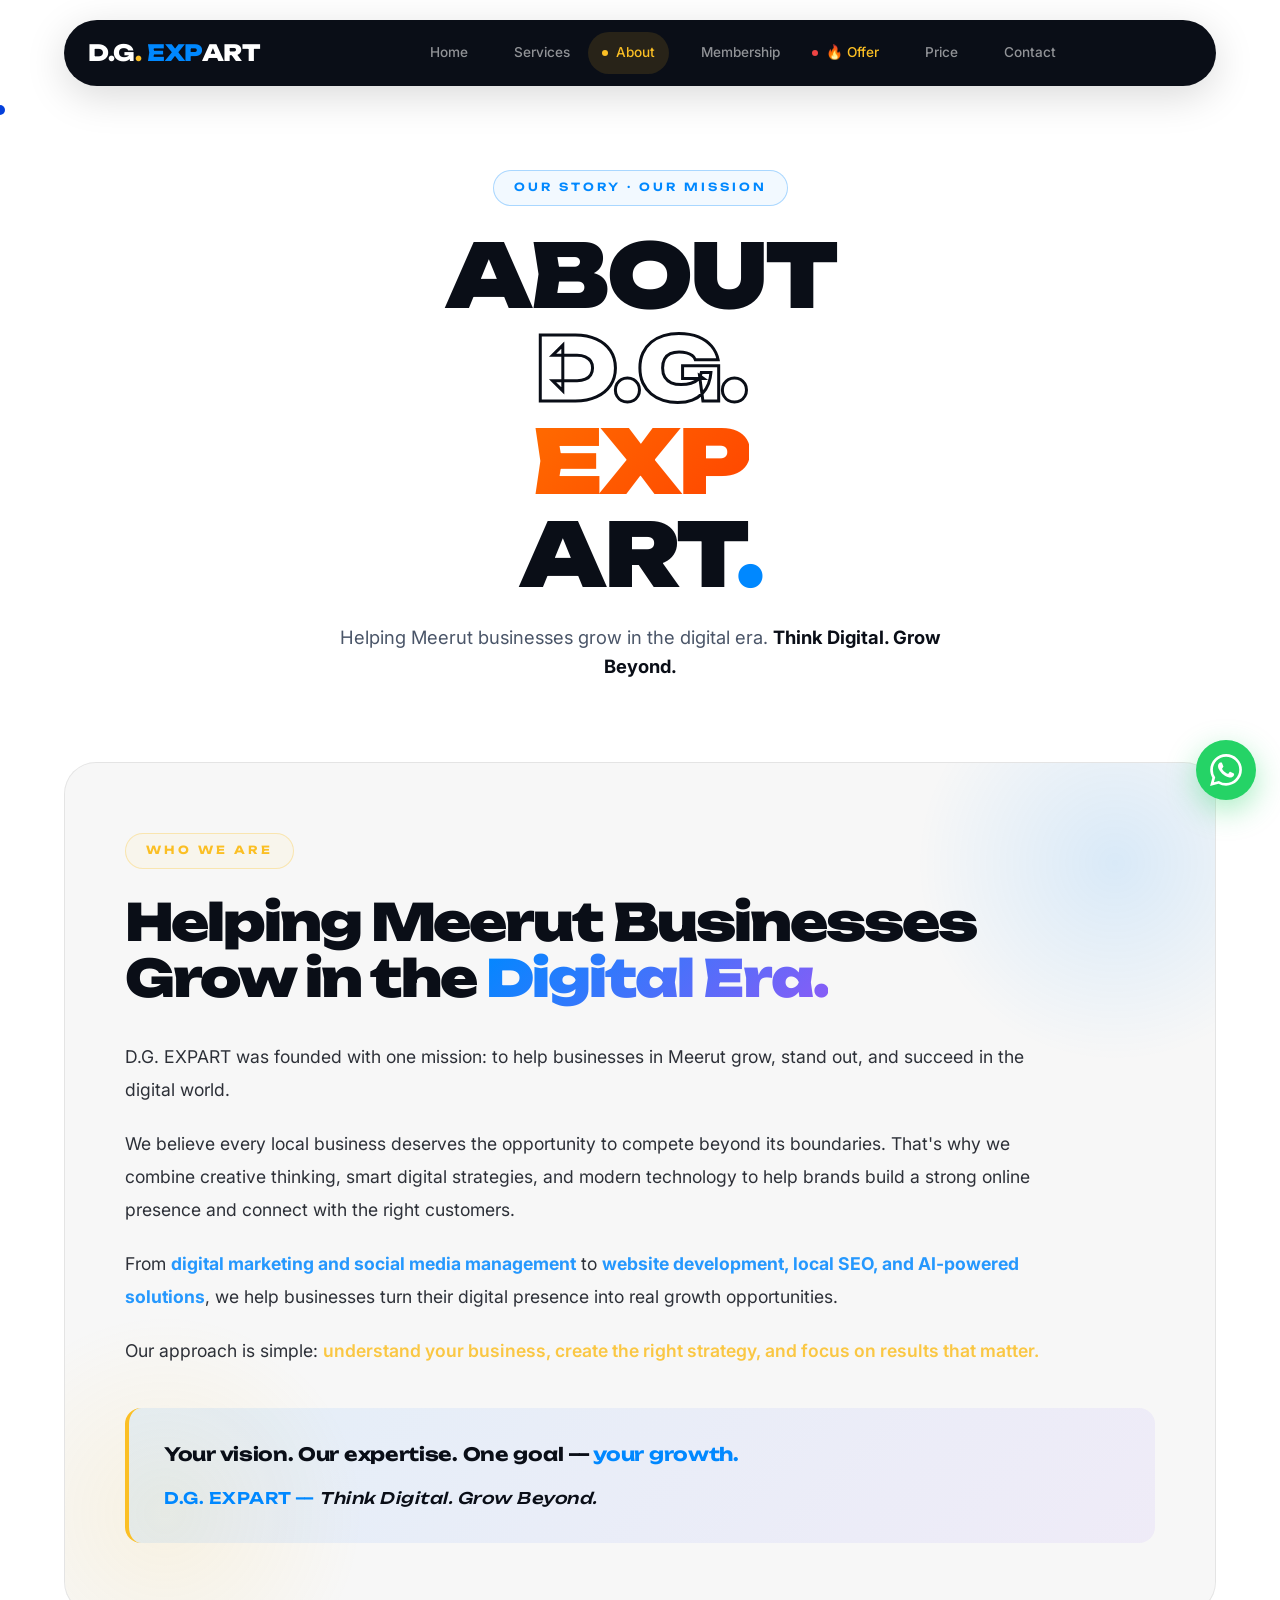
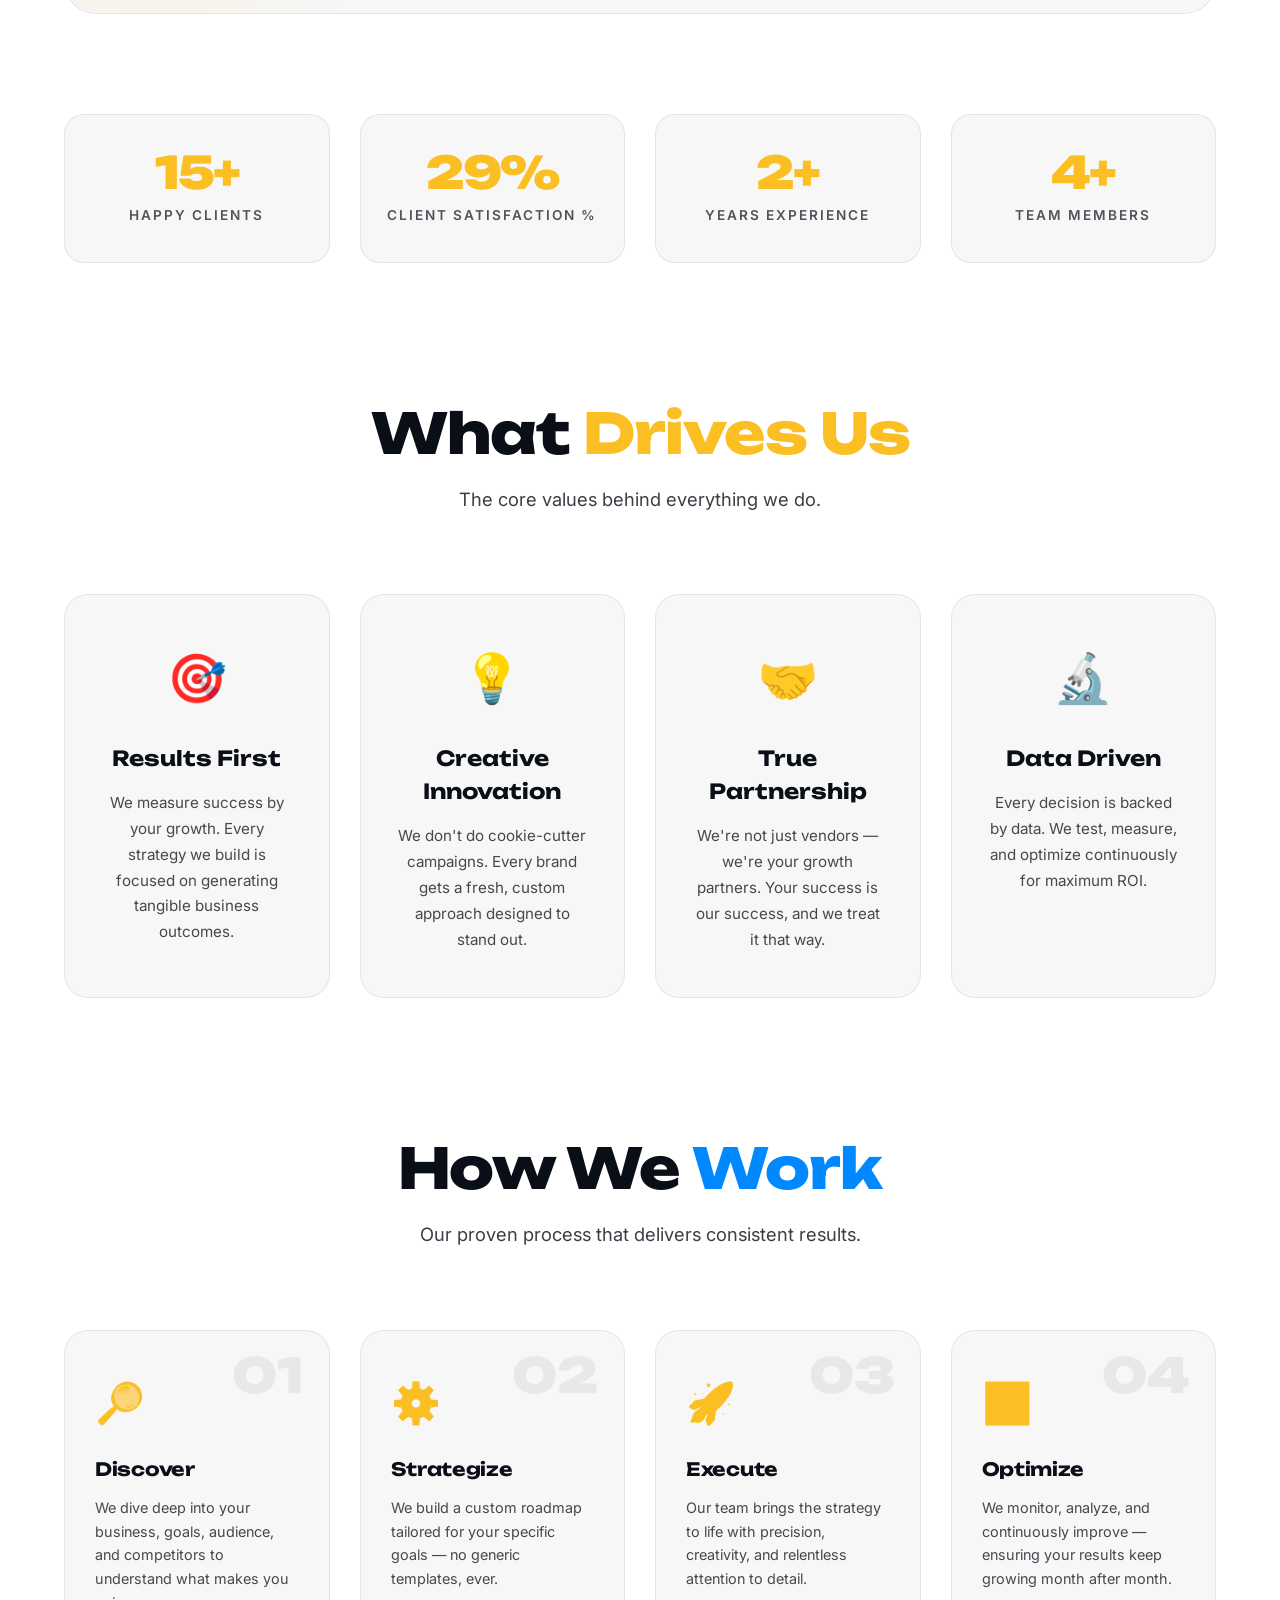
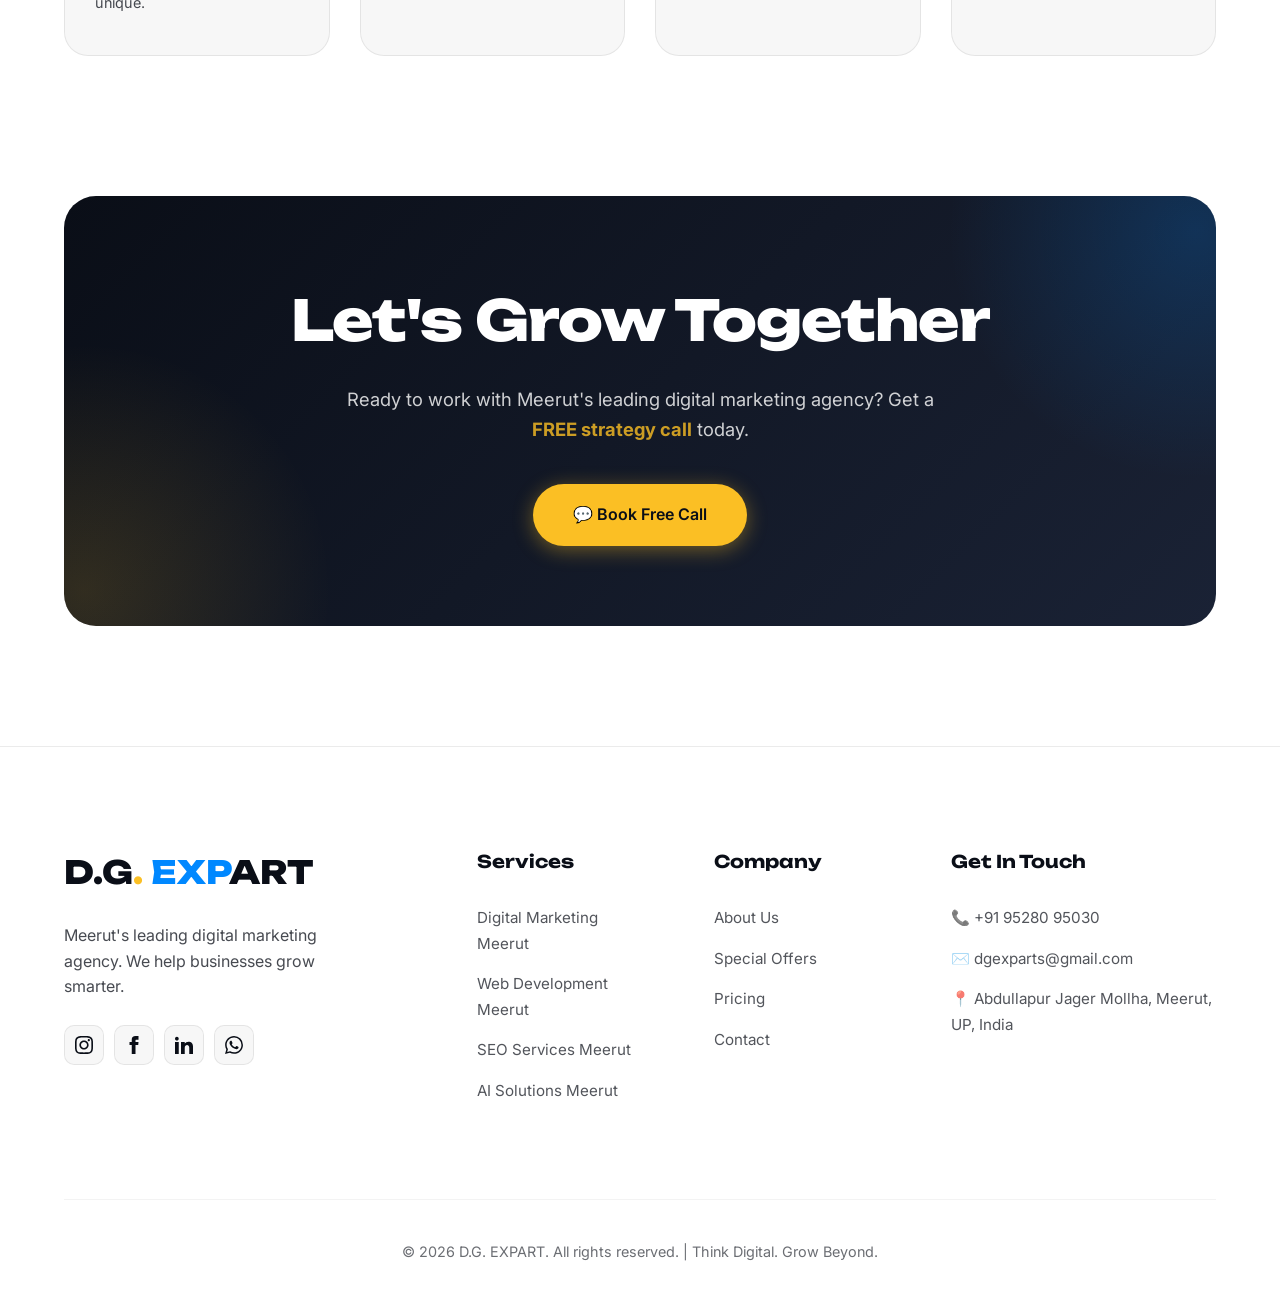
<file: about.html>
<!DOCTYPE html>
<html lang="en">
<head>
  <meta charset="UTF-8">
  <meta name="viewport" content="width=device-width, initial-scale=1.0, viewport-fit=cover">
  <title>About Us | D.G. EXPART - Best Digital Marketing Agency in Meerut</title>
  <meta name="description" content="Learn about D.G. EXPART - Meerut's leading digital marketing agency. Our mission: helping Meerut businesses grow in the digital era.">
  <meta name="keywords" content="About D.G. EXPART, Digital Marketing Agency Meerut, About Us">
  <meta name="robots" content="index, follow">
  <link rel="icon" href="logo.png">
  <link rel="canonical" href="https://www.dgexpart.com/about.html">

  <link rel="preconnect" href="https://fonts.googleapis.com">
  <link rel="preconnect" href="https://fonts.gstatic.com" crossorigin>
  <link href="https://fonts.googleapis.com/css2?family=Inter:wght@300;400;500;600;700;800;900&family=Unbounded:wght@500;600;700;800;900&display=swap" rel="stylesheet">

  <style>
    /* ============================================ */
    /* === CSS VARIABLES & RESET === */
    /* ============================================ */
    :root {
      --bg-color: #ffffff;
      --text-color: #0a0e17;
      --text-secondary: #4a5568;
      --card-bg: rgba(0, 0, 0, 0.03);
      --card-border: rgba(0, 0, 0, 0.08);
      --accent-blue: #0088ff;
      --accent-gold: #fbbf24;
      --accent-green: #25D366;
      --accent-red: #ef4444;
      --accent-purple: #8b5cf6;
      --font-main: 'Inter', sans-serif;
      --font-heading: 'Unbounded', cursive;
      --transition: all 0.5s cubic-bezier(0.4, 0, 0.2, 1);
    }

    * { margin: 0; padding: 0; box-sizing: border-box; }
    html { scroll-behavior: smooth; -webkit-text-size-adjust: 100%; }
    body {
      font-family: var(--font-main);
      background-color: var(--bg-color);
      color: var(--text-color);
      line-height: 1.6;
      overflow-x: hidden;
      transition: background-color 1.2s ease, color 1.2s ease;
      cursor: none;
      padding-top: 110px;
    }
    a, button, input, textarea { cursor: none; }

    .container { max-width: 1200px; margin: 0 auto; padding: 0 24px; }
    .section-padding { padding: 120px 0; }
    .text-center { text-align: center; }
    .text-blue { color: var(--accent-blue); }
    .text-gold { color: var(--accent-gold); }
    .section-header { margin-bottom: 80px; }
    .section-header h2 {
      font-family: var(--font-heading);
      font-size: clamp(2.2rem, 5vw, 3.5rem);
      font-weight: 800;
      margin-bottom: 20px;
      line-height: 1.1;
      letter-spacing: -1px;
    }
    .section-header p {
      font-size: 1.15rem;
      max-width: 650px;
      margin: 0 auto;
      opacity: 0.8;
    }

    /* CUSTOM CURSOR */
    .cursor-dot {
      width: 10px; height: 10px;
      background: var(--accent-gold);
      border-radius: 50%;
      position: fixed; pointer-events: none; z-index: 9999;
      transform: translate(-50%, -50%);
      transition: width 0.3s ease, height 0.3s ease, background-color 0.3s ease;
      mix-blend-mode: difference;
    }
    .cursor-dot.hover {
      width: 40px; height: 40px;
      background: var(--accent-blue);
    }

    /* PRELOADER */
    .preloader {
      position: fixed; top: 0; left: 0; width: 100%; height: 100%;
      background: #0a0e17; z-index: 10000;
      display: flex; justify-content: center; align-items: center;
      flex-direction: column; gap: 20px;
      transition: opacity 0.8s ease, visibility 0.8s ease;
    }
    .preloader.hidden { opacity: 0; visibility: hidden; }
    .preloader-logo {
      font-family: var(--font-heading); font-size: 2.5rem; font-weight: 800; color: white;
      animation: pulse 1.5s infinite;
    }
    .preloader-bar {
      width: 200px; height: 3px; background: rgba(255,255,255,0.1);
      border-radius: 10px; overflow: hidden;
    }
    .preloader-bar-fill {
      height: 100%; width: 0%; background: linear-gradient(90deg, var(--accent-blue), var(--accent-gold));
      animation: load 2s ease-in-out forwards;
    }

    /* BUTTONS */
    .btn {
      display: inline-flex; align-items: center; justify-content: center;
      padding: 18px 40px; border-radius: 50px;
      font-weight: 600; font-size: 1rem;
      text-decoration: none; transition: var(--transition);
      cursor: none; border: none; gap: 10px;
    }
    .btn-gold { background: var(--accent-gold); color: #0a0e17; box-shadow: 0 4px 20px rgba(251, 191, 36, 0.4); }
    .btn-gold:hover { transform: translateY(-3px) scale(1.05); box-shadow: 0 8px 30px rgba(251, 191, 36, 0.6); }
    .btn-outline { background: transparent; color: var(--text-color); border: 2px solid var(--text-color); }
    .btn-outline:hover { background: var(--text-color); color: var(--bg-color); transform: translateY(-3px) scale(1.02); }
    .btn-whatsapp { background: var(--accent-green); color: white; box-shadow: 0 4px 20px rgba(37, 211, 102, 0.4); }
    .btn-whatsapp:hover { transform: translateY(-3px) scale(1.03); box-shadow: 0 8px 30px rgba(37, 211, 102, 0.6); background: #1ebe5d; }

    /* ============================================ */
    /* === FLOATING PILL HEADER === */
    /* ============================================ */
    .floating-header {
      position: fixed;
      top: 20px;
      left: 50%;
      transform: translateX(-50%);
      width: 90%;
      max-width: 1200px;
      z-index: 1000;
    }
    .header-inner {
      background: #0a0e17;
      border-radius: 50px;
      padding: 12px 24px;
      display: flex;
      justify-content: space-between;
      align-items: center;
      box-shadow: 0 10px 40px rgba(0, 0, 0, 0.15);
      gap: 20px;
    }
    .header-logo {
      font-family: var(--font-heading);
      font-size: 1.4rem;
      font-weight: 800;
      color: #ffffff;
      text-decoration: none;
      letter-spacing: -0.5px;
      display: inline-flex;
      align-items: center;
      flex-shrink: 0;
    }
    .header-logo .dg { color: #ffffff; }
    .header-logo .dot { color: var(--accent-gold); }
    .header-logo .space { display: inline-block; width: 6px; }
    .header-logo .exp { color: var(--accent-blue); }
    .header-logo .art { color: #ffffff; }

    .desktop-nav {
      display: flex;
      gap: 4px;
      list-style: none;
      align-items: center;
      margin-left: auto;
      margin-right: auto;
    }
    .desktop-nav li { position: relative; }
    .desktop-nav a {
      color: #ffffff;
      text-decoration: none;
      font-weight: 500;
      font-size: 0.85rem;
      transition: all 0.35s cubic-bezier(0.4, 0, 0.2, 1);
      white-space: nowrap;
      padding: 10px 14px;
      border-radius: 50px;
      position: relative;
      display: inline-flex;
      align-items: center;
      gap: 8px;
      opacity: 0.55;
      background: transparent;
    }
    .desktop-nav a::before {
      content: '';
      width: 6px;
      height: 6px;
      border-radius: 50%;
      background: var(--accent-gold);
      opacity: 0;
      transform: scale(0);
      transition: all 0.35s cubic-bezier(0.4, 0, 0.2, 1);
      flex-shrink: 0;
    }
    .desktop-nav a:hover {
      opacity: 1;
      color: #ffffff;
      background: rgba(255, 255, 255, 0.08);
      transform: translateY(-1px);
    }
    .desktop-nav a:hover::before { opacity: 1; transform: scale(1); }
    .desktop-nav a.active {
      opacity: 1;
      color: var(--accent-gold);
      background: rgba(251, 191, 36, 0.12);
    }
    .desktop-nav a.active::before { opacity: 1; transform: scale(1); background: var(--accent-gold); }
    .desktop-nav a.active:hover { color: var(--accent-gold); background: rgba(251, 191, 36, 0.18); }
    .desktop-nav a span { position: relative; z-index: 1; }

    .desktop-nav a.offer-link { color: var(--accent-gold); opacity: 1; }
    .desktop-nav a.offer-link::before {
      opacity: 1; transform: scale(1);
      background: var(--accent-red);
      animation: blink 1.5s infinite;
    }
    @keyframes blink {
      0%, 100% { opacity: 1; }
      50% { opacity: 0.3; }
    }

    .hamburger-btn {
      display: none;
      background: rgba(255, 255, 255, 0.1);
      border: none;
      border-radius: 50%;
      width: 44px;
      height: 44px;
      flex-direction: column;
      justify-content: center;
      align-items: center;
      gap: 5px;
      cursor: none;
      transition: var(--transition);
      flex-shrink: 0;
    }
    .hamburger-btn:hover { background: var(--accent-blue); transform: rotate(90deg); }
    .hamburger-btn span {
      width: 20px; height: 2px;
      background: white;
      border-radius: 2px;
      transition: var(--transition);
    }
    .hamburger-btn.active span:nth-child(1) { transform: translateY(7px) rotate(45deg); }
    .hamburger-btn.active span:nth-child(2) { opacity: 0; }
    .hamburger-btn.active span:nth-child(3) { transform: translateY(-7px) rotate(-45deg); }

    .menu-overlay {
      position: fixed;
      top: 0; left: 0;
      width: 100%; height: 100%;
      background: rgba(10, 14, 23, 0.98);
      backdrop-filter: blur(20px);
      -webkit-backdrop-filter: blur(20px);
      z-index: 999;
      display: flex;
      justify-content: center;
      align-items: center;
      opacity: 0;
      visibility: hidden;
      transition: opacity 0.5s ease, visibility 0.5s ease;
    }
    .menu-overlay.active { opacity: 1; visibility: visible; }
    .menu-content { text-align: center; padding: 40px; }
    .menu-content ul { list-style: none; display: flex; flex-direction: column; gap: 18px; }
    .menu-content ul li a {
      font-family: var(--font-heading);
      font-size: clamp(1.4rem, 4.5vw, 2.6rem);
      font-weight: 800;
      color: white;
      text-decoration: none;
      letter-spacing: -2px;
      opacity: 0.5;
      transition: var(--transition);
      display: inline-block;
    }
    .menu-content ul li a:hover,
    .menu-content ul li a.active { opacity: 1; color: var(--accent-gold); transform: translateX(20px); }

    /* ============================================ */
    /* === PAGE HERO (ABOUT) === */
    /* ============================================ */
    .page-hero {
      padding: 60px 0 40px;
      text-align: center;
      position: relative;
      overflow: hidden;
    }
    .page-hero-badge {
      display: inline-block;
      font-family: var(--font-heading);
      font-size: 0.7rem;
      font-weight: 600;
      letter-spacing: 3px;
      text-transform: uppercase;
      color: var(--accent-blue);
      padding: 8px 20px;
      border-radius: 50px;
      border: 1px solid rgba(0, 136, 255, 0.3);
      margin-bottom: 25px;
      background: rgba(0, 136, 255, 0.05);
      animation: pulse 3s infinite;
    }
    .page-hero h1 {
      font-family: var(--font-heading);
      font-size: clamp(2.5rem, 7vw, 5.5rem);
      font-weight: 900;
      line-height: 1;
      letter-spacing: -3px;
      margin-bottom: 25px;
      display: flex;
      flex-direction: column;
      gap: 5px;
      align-items: center;
    }
    .page-hero h1 .line-bold { color: var(--text-color); display: block; }
    .page-hero h1 .line-outline {
      color: transparent;
      -webkit-text-stroke: 3px var(--text-color);
      display: block;
    }
    .page-hero h1 .line-gradient {
      background: linear-gradient(135deg, #ff6b00, #ff4500);
      -webkit-background-clip: text;
      background-clip: text;
      -webkit-text-fill-color: transparent;
      display: block;
    }
    .page-hero h1 .highlight-blue { color: var(--accent-blue); }
    .page-hero p {
      font-size: 1.15rem;
      max-width: 650px;
      margin: 0 auto;
      opacity: 0.8;
      color: var(--text-secondary);
    }
    .page-hero p strong { color: var(--text-color); font-weight: 700; }

    /* ============================================ */
    /* === ABOUT NARRATIVE SECTION (NEW) === */
    /* ============================================ */
    .about-narrative {
      padding: 40px 0 80px;
    }
    .about-narrative-card {
      background: var(--card-bg);
      border: 1px solid var(--card-border);
      border-radius: 32px;
      padding: 70px 60px;
      backdrop-filter: blur(10px);
      -webkit-backdrop-filter: blur(10px);
      position: relative;
      overflow: hidden;
    }
    .about-narrative-card::before {
      content: '';
      position: absolute;
      top: -100px; right: -100px;
      width: 400px; height: 400px;
      background: radial-gradient(circle, rgba(0, 136, 255, 0.12) 0%, transparent 70%);
      border-radius: 50%;
    }
    .about-narrative-card::after {
      content: '';
      position: absolute;
      bottom: -100px; left: -100px;
      width: 400px; height: 400px;
      background: radial-gradient(circle, rgba(251, 191, 36, 0.1) 0%, transparent 70%);
      border-radius: 50%;
    }

    .about-narrative-inner {
      position: relative;
      z-index: 1;
    }

    .about-eyebrow {
      display: inline-block;
      font-family: var(--font-heading);
      font-size: 0.7rem;
      font-weight: 700;
      letter-spacing: 3px;
      text-transform: uppercase;
      color: var(--accent-gold);
      padding: 8px 20px;
      border-radius: 50px;
      border: 1px solid rgba(251, 191, 36, 0.3);
      background: rgba(251, 191, 36, 0.05);
      margin-bottom: 25px;
    }

    .about-narrative h2 {
      font-family: var(--font-heading);
      font-size: clamp(2rem, 4.5vw, 3.2rem);
      font-weight: 900;
      line-height: 1.1;
      letter-spacing: -2px;
      margin-bottom: 35px;
      color: var(--text-color);
    }
    .about-narrative h2 .gradient {
      background: linear-gradient(135deg, var(--accent-blue), var(--accent-purple));
      -webkit-background-clip: text;
      background-clip: text;
      -webkit-text-fill-color: transparent;
    }

    .about-narrative p {
      font-size: 1.1rem;
      line-height: 1.85;
      color: var(--text-color);
      opacity: 0.85;
      margin-bottom: 22px;
      max-width: 950px;
    }
    .about-narrative p strong {
      color: var(--accent-blue);
      font-weight: 700;
    }
    .about-narrative p em {
      color: var(--accent-gold);
      font-style: normal;
      font-weight: 600;
    }

    /* Highlighted closing statement */
    .about-closing {
      margin-top: 40px;
      padding: 30px 35px;
      background: linear-gradient(135deg, rgba(0, 136, 255, 0.08), rgba(139, 92, 246, 0.08));
      border-left: 4px solid var(--accent-gold);
      border-radius: 16px;
    }
    .about-closing p {
      font-family: var(--font-heading);
      font-size: 1.15rem;
      font-weight: 700;
      letter-spacing: -0.3px;
      margin-bottom: 12px;
      opacity: 1;
    }
    .about-closing p:last-child { margin-bottom: 0; }
    .about-closing .tagline {
      font-size: 1rem;
      font-weight: 600;
      color: var(--accent-blue);
      letter-spacing: 0.5px;
    }
    .about-closing .tagline em {
      color: var(--text-color);
      font-style: italic;
      font-weight: 500;
    }

    /* ============================================ */
    /* === VALUES SECTION === */
    /* ============================================ */
    .values-grid {
      display: grid;
      grid-template-columns: repeat(auto-fit, minmax(260px, 1fr));
      gap: 30px;
    }
    .value-card {
      background: var(--card-bg);
      border: 1px solid var(--card-border);
      border-radius: 24px;
      padding: 45px 35px;
      transition: var(--transition);
      text-align: center;
      backdrop-filter: blur(10px);
      -webkit-backdrop-filter: blur(10px);
    }
    .value-card:hover {
      transform: translateY(-10px);
      border-color: var(--accent-blue);
      box-shadow: 0 20px 50px rgba(0, 136, 255, 0.15);
    }
    .value-icon {
      font-size: 3rem;
      margin-bottom: 25px;
      display: inline-block;
    }
    .value-card h3 {
      font-family: var(--font-heading);
      font-size: 1.3rem;
      font-weight: 700;
      margin-bottom: 15px;
    }
    .value-card p {
      font-size: 0.95rem;
      opacity: 0.75;
      line-height: 1.7;
    }

    /* ============================================ */
    /* === STATS BAND === */
    /* ============================================ */
    .stats-band {
      display: grid;
      grid-template-columns: repeat(auto-fit, minmax(180px, 1fr));
      gap: 30px;
    }
    .stat-box {
      background: var(--card-bg);
      border: 1px solid var(--card-border);
      border-radius: 20px;
      padding: 35px 25px;
      text-align: center;
      transition: var(--transition);
      backdrop-filter: blur(10px);
    }
    .stat-box:hover {
      transform: translateY(-8px);
      border-color: var(--accent-gold);
      box-shadow: 0 15px 40px rgba(251, 191, 36, 0.12);
    }
    .stat-box h3 {
      font-family: var(--font-heading);
      font-size: 2.8rem;
      font-weight: 900;
      color: var(--accent-gold);
      line-height: 1;
      margin-bottom: 10px;
      letter-spacing: -2px;
    }
    .stat-box p {
      font-size: 0.85rem;
      text-transform: uppercase;
      letter-spacing: 2px;
      opacity: 0.7;
      font-weight: 600;
    }

    /* ============================================ */
    /* === PROCESS SECTION === */
    /* ============================================ */
    .process-grid {
      display: grid;
      grid-template-columns: repeat(auto-fit, minmax(240px, 1fr));
      gap: 30px;
      counter-reset: process;
    }
    .process-card {
      background: var(--card-bg);
      border: 1px solid var(--card-border);
      border-radius: 24px;
      padding: 40px 30px;
      position: relative;
      transition: var(--transition);
      counter-increment: process;
      backdrop-filter: blur(10px);
    }
    .process-card::before {
      content: "0" counter(process);
      position: absolute;
      top: 20px;
      right: 25px;
      font-family: var(--font-heading);
      font-size: 3rem;
      font-weight: 900;
      opacity: 0.06;
      line-height: 1;
    }
    .process-card:hover {
      transform: translateY(-10px);
      border-color: var(--accent-blue);
      box-shadow: 0 20px 50px rgba(0, 136, 255, 0.15);
    }
    .process-icon {
      font-size: 2.5rem;
      margin-bottom: 20px;
      display: inline-block;
      background: var(--accent-gold);
      -webkit-background-clip: text;
      background-clip: text;
      -webkit-text-fill-color: transparent;
    }
    .process-card h3 {
      font-family: var(--font-heading);
      font-size: 1.15rem;
      font-weight: 700;
      margin-bottom: 12px;
      letter-spacing: -0.3px;
    }
    .process-card p {
      font-size: 0.9rem;
      opacity: 0.75;
      line-height: 1.65;
    }

    /* ============================================ */
    /* === CTA SECTION === */
    /* ============================================ */
    .cta-section {
      background: linear-gradient(135deg, #0a0e17, #1a2235);
      border-radius: 32px;
      padding: 80px 40px;
      text-align: center;
      position: relative;
      overflow: hidden;
      color: white;
    }
    .cta-section::before {
      content: '';
      position: absolute;
      top: -50%; right: -20%;
      width: 500px; height: 500px;
      background: radial-gradient(circle, rgba(0, 136, 255, 0.2) 0%, transparent 70%);
      border-radius: 50%;
    }
    .cta-section::after {
      content: '';
      position: absolute;
      bottom: -50%; left: -20%;
      width: 500px; height: 500px;
      background: radial-gradient(circle, rgba(251, 191, 36, 0.15) 0%, transparent 70%);
      border-radius: 50%;
    }
    .cta-section h2 {
      font-family: var(--font-heading);
      font-size: clamp(2rem, 5vw, 3.5rem);
      font-weight: 800;
      margin-bottom: 20px;
      position: relative; z-index: 1;
      color: white;
      letter-spacing: -1px;
    }
    .cta-section p {
      font-size: 1.15rem;
      max-width: 600px;
      margin: 0 auto 40px;
      opacity: 0.8;
      position: relative; z-index: 1;
    }
    .cta-section .btn { position: relative; z-index: 1; }

    /* ============================================ */
    /* === FOOTER === */
    /* ============================================ */
    footer { padding: 100px 0 40px; border-top: 1px solid var(--card-border); }
    .footer-grid { display: grid; grid-template-columns: 2fr 1fr 1fr 1.5fr; gap: 60px; margin-bottom: 80px; }
    .footer-brand .logo { font-size: 2rem; margin-bottom: 25px; display: inline-block; font-family: var(--font-heading); font-weight: 800; text-decoration: none; color: var(--text-color); }
    .footer-brand .logo span { color: var(--accent-blue); }
    .footer-brand .logo .dot { color: var(--accent-gold); }
    .footer-brand p { font-size: 1rem; opacity: 0.75; max-width: 300px; margin-bottom: 25px; }
    .footer-social { display: flex; gap: 10px; flex-wrap: wrap; }
    .footer-social a {
      width: 40px; height: 40px; border-radius: 10px;
      background: var(--card-bg); border: 1px solid var(--card-border);
      display: flex; align-items: center; justify-content: center;
      color: var(--text-color); text-decoration: none; transition: var(--transition);
    }
    .footer-social a svg { width: 18px; height: 18px; fill: currentColor; }
    .footer-social a:hover { color: white; transform: translateY(-4px); border-color: transparent; }
    .footer-social a.instagram:hover { background: linear-gradient(45deg, #f09433, #e6683c, #dc2743, #cc2366, #bc1888); }
    .footer-social a.facebook:hover { background: #1877F2; }
    .footer-social a.linkedin:hover { background: #0A66C2; }
    .footer-social a.twitter:hover { background: #000000; }
    .footer-social a.youtube:hover { background: #FF0000; }
    .footer-social a.whatsapp:hover { background: #25D366; }

    .footer-col h4 { font-family: var(--font-heading); font-size: 1.1rem; margin-bottom: 30px; font-weight: 700; }
    .footer-col ul { list-style: none; }
    .footer-col ul li { margin-bottom: 15px; }
    .footer-col ul li a { color: var(--text-color); text-decoration: none; transition: var(--transition); font-size: 0.95rem; opacity: 0.7; }
    .footer-col ul li a:hover { opacity: 1; color: var(--accent-blue); padding-left: 8px; }
    .footer-bottom { text-align: center; padding-top: 40px; border-top: 1px solid var(--card-border); font-size: 0.9rem; opacity: 0.6; }

    /* FLOATING WHATSAPP */
    .whatsapp-float {
      position: fixed; bottom: 100px; right: 24px;
      width: 60px; height: 60px;
      background: var(--accent-green);
      border-radius: 50%;
      display: flex; align-items: center; justify-content: center;
      color: white; text-decoration: none; z-index: 1500;
      box-shadow: 0 10px 30px rgba(37, 211, 102, 0.4);
      transition: var(--transition);
      animation: whatsappPulse 2s infinite;
    }
    .whatsapp-float:hover { transform: scale(1.15) rotate(-8deg); box-shadow: 0 15px 40px rgba(37, 211, 102, 0.6); }
    .whatsapp-float svg { width: 32px; height: 32px; fill: white; }
    @keyframes whatsappPulse {
      0%, 100% { box-shadow: 0 10px 30px rgba(37, 211, 102, 0.4), 0 0 0 0 rgba(37, 211, 102, 0.6); }
      50% { box-shadow: 0 10px 30px rgba(37, 211, 102, 0.4), 0 0 0 15px rgba(37, 211, 102, 0); }
    }

    /* ============================================ */
    /* === MOBILE BOTTOM NAV === */
    /* ============================================ */
    .bottom-nav {
      display: none; position: fixed; bottom: 0; left: 0; width: 100%;
      background: var(--bg-color); border-top: 1px solid var(--card-border);
      box-shadow: 0 -10px 30px rgba(0,0,0,0.1); z-index: 2000;
      padding: 8px 0; transition: var(--transition);
      backdrop-filter: blur(20px);
    }
    .bottom-nav.dark-mode { background: rgba(10, 14, 23, 0.95); border-top-color: rgba(255,255,255,0.1); }
    .bottom-nav ul { display: flex; justify-content: space-around; align-items: center; list-style: none; padding: 0 6px; }
    .bottom-nav li { flex: 1; text-align: center; }
    .bottom-nav a {
      display: flex; flex-direction: column; align-items: center; justify-content: center;
      gap: 4px; text-decoration: none; color: var(--text-color);
      opacity: 0.5; transition: var(--transition); padding: 8px 0; position: relative;
    }
    .bottom-nav a:hover, .bottom-nav a.active { opacity: 1; color: var(--accent-blue); }
    .bottom-nav a .nav-icon {
      width: 20px; height: 20px;
      stroke: currentColor; fill: none; stroke-width: 2;
      stroke-linecap: round; stroke-linejoin: round;
      transition: var(--transition);
    }
    .bottom-nav a.active .nav-icon { stroke: var(--accent-blue); transform: scale(1.1); }
    .bottom-nav a .nav-label { font-size: 0.55rem; font-weight: 600; text-transform: uppercase; letter-spacing: 0.3px; }
    .bottom-nav a.active::before {
      content: ''; position: absolute; top: -8px; left: 50%;
      transform: translateX(-50%); width: 25px; height: 3px;
      background: var(--accent-gold); border-radius: 0 0 3px 3px;
    }

    /* ANIMATIONS */
    @keyframes pulse { 0%, 100% { box-shadow: 0 0 0 0 rgba(0, 136, 255, 0.4); } 50% { box-shadow: 0 0 0 15px rgba(0, 136, 255, 0); } }
    @keyframes load { 0% { width: 0%; } 100% { width: 100%; } }
    .reveal { opacity: 0; transform: translateY(60px); transition: opacity 1s ease, transform 1s ease; }
    .reveal.visible { opacity: 1; transform: translateY(0); }
    .reveal-left { opacity: 0; transform: translateX(-80px); transition: opacity 1s ease, transform 1s ease; }
    .reveal-left.visible { opacity: 1; transform: translateX(0); }
    .reveal-right { opacity: 0; transform: translateX(80px); transition: opacity 1s ease, transform 1s ease; }
    .reveal-right.visible { opacity: 1; transform: translateX(0); }

    /* RESPONSIVE */
    @media (max-width: 992px) {
      .page-hero h1 { align-items: center; }
      .desktop-nav { display: none; }
      .footer-grid { grid-template-columns: 1fr 1fr; gap: 40px; }
      .about-narrative-card { padding: 50px 40px; border-radius: 28px; }
    }
    @media (max-width: 768px) {
      body { padding-top: 85px; padding-bottom: 85px; }
      .floating-header { top: 12px; width: 94%; }
      .header-inner { padding: 10px 18px; gap: 10px; }
      .header-logo { font-size: 1.1rem; }
      .hamburger-btn { display: flex; width: 40px; height: 40px; }
      .hamburger-btn span { width: 18px; }
      .page-hero { padding: 30px 0 30px; }
      .page-hero h1 { font-size: clamp(2rem, 10vw, 3rem); letter-spacing: -1.5px; gap: 3px; margin-bottom: 20px; }
      .page-hero h1 .line-outline { -webkit-text-stroke: 1.5px var(--text-color); }
      .page-hero p { font-size: 0.95rem; padding: 0 10px; }
      .section-padding { padding: 60px 0; }
      .section-header { margin-bottom: 45px; }
      .section-header h2 { font-size: 1.8rem; }
      .section-header p { font-size: 1rem; }
      .cursor-dot { display: none; }
      body { cursor: auto; }
      a, button { cursor: pointer; }
      .about-narrative { padding: 20px 0 50px; }
      .about-narrative-card { padding: 35px 24px; border-radius: 22px; }
      .about-narrative h2 { font-size: 1.6rem; letter-spacing: -1px; margin-bottom: 25px; }
      .about-narrative p { font-size: 0.95rem; line-height: 1.75; margin-bottom: 18px; }
      .about-eyebrow { font-size: 0.6rem; padding: 6px 16px; letter-spacing: 2px; }
      .about-closing { margin-top: 30px; padding: 22px 20px; }
      .about-closing p { font-size: 0.95rem; }
      .about-closing .tagline { font-size: 0.85rem; }
      .values-grid { gap: 20px; }
      .value-card { padding: 35px 25px; }
      .value-icon { font-size: 2.5rem; margin-bottom: 20px; }
      .value-card h3 { font-size: 1.1rem; }
      .value-card p { font-size: 0.88rem; }
      .stats-band { gap: 15px; }
      .stat-box { padding: 25px 18px; }
      .stat-box h3 { font-size: 2.2rem; }
      .stat-box p { font-size: 0.7rem; letter-spacing: 1.5px; }
      .process-grid { grid-template-columns: 1fr; gap: 20px; }
      .process-card { padding: 30px 25px; }
      .process-card::before { font-size: 2.5rem; top: 15px; right: 20px; }
      .process-card h3 { font-size: 1.05rem; }
      .process-card p { font-size: 0.85rem; }
      .process-icon { font-size: 2rem; }
      .cta-section { padding: 50px 25px; border-radius: 24px; }
      .cta-section h2 { font-size: 1.8rem; }
      .cta-section p { font-size: 1rem; margin-bottom: 30px; }
      .footer-grid { grid-template-columns: 1fr; text-align: center; gap: 35px; margin-bottom: 45px; }
      .footer-brand p { margin: 0 auto 20px; }
      .footer-social { justify-content: center; }
      .footer-col h4 { margin-bottom: 20px; font-size: 1rem; }
      .footer-col ul li { margin-bottom: 12px; }
      .footer-col ul li a:hover { padding-left: 0; }
      footer { padding: 60px 0 30px; }
      .whatsapp-float { bottom: 90px; right: 16px; width: 54px; height: 54px; }
      .whatsapp-float svg { width: 28px; height: 28px; }
      .bottom-nav { display: block; padding: 6px 0; padding-bottom: calc(6px + env(safe-area-inset-bottom)); }
      .bottom-nav a { padding: 6px 0; gap: 3px; }
      .bottom-nav a .nav-icon { width: 18px; height: 18px; }
      .bottom-nav a .nav-label { font-size: 0.5rem; letter-spacing: 0.2px; }
      .bottom-nav a.active::before { top: -6px; width: 20px; height: 2px; }
    }
    @media (max-width: 380px) {
      .header-logo { font-size: 1rem; }
      .page-hero h1 { font-size: 1.8rem; }
      .bottom-nav a .nav-label { font-size: 0.48rem; }
      .bottom-nav a .nav-icon { width: 16px; height: 16px; }
      .whatsapp-float { bottom: 85px; right: 12px; width: 50px; height: 50px; }
      .whatsapp-float svg { width: 26px; height: 26px; }
    }
  </style>

  <script type="application/ld+json">
  {
    "@context": "https://schema.org",
    "@type": "AboutPage",
    "name": "About D.G. EXPART",
    "description": "D.G. EXPART — helping Meerut businesses grow in the digital era.",
    "mainEntity": {
      "@type": "LocalBusiness",
      "name": "D.G. EXPART",
      "slogan": "Think Digital. Grow Beyond.",
      "telephone": "+91-9528095030",
      "address": {
        "@type": "PostalAddress",
        "addressLocality": "Meerut",
        "addressRegion": "UP",
        "addressCountry": "IN"
      }
    }
  }
  </script>
</head>
<body>

  <div class="cursor-dot" id="cursorDot"></div>

  <div class="preloader" id="preloader">
    <div class="preloader-logo">D.G<span style="color: var(--accent-gold)">.</span> <span style="color: var(--accent-blue)">EXP</span>ART</div>
    <div class="preloader-bar"><div class="preloader-bar-fill"></div></div>
  </div>

  <!-- FLOATING WHATSAPP -->
  <a href="https://wa.me/919528095030?text=Hi%20D.G.%20EXPART%2C%20I%20want%20to%20know%20more%20about%20you." target="_blank" rel="noopener" class="whatsapp-float" aria-label="Chat on WhatsApp">
    <svg viewBox="0 0 24 24" xmlns="http://www.w3.org/2000/svg">
      <path d="M17.472 14.382c-.297-.149-1.758-.867-2.03-.967-.273-.099-.471-.148-.67.15-.197.297-.767.966-.94 1.164-.173.199-.347.223-.644.075-.297-.15-1.255-.463-2.39-1.475-.883-.788-1.48-1.761-1.653-2.059-.173-.297-.018-.458.13-.606.134-.133.298-.347.446-.52.149-.174.198-.298.298-.497.099-.198.05-.371-.025-.52-.075-.149-.669-1.612-.916-2.207-.242-.579-.487-.5-.669-.51-.173-.008-.371-.01-.57-.01-.198 0-.52.074-.792.372-.272.297-1.04 1.016-1.04 2.479 0 1.462 1.065 2.875 1.213 3.074.149.198 2.096 3.2 5.077 4.487.709.306 1.262.489 1.694.625.712.227 1.36.195 1.871.118.571-.085 1.758-.719 2.006-1.413.248-.694.248-1.289.173-1.413-.074-.124-.272-.198-.57-.347m-5.421 7.403h-.004a9.87 9.87 0 01-5.031-1.378l-.361-.214-3.741.982.998-3.648-.235-.374a9.86 9.86 0 01-1.51-5.26c.001-5.45 4.436-9.884 9.888-9.884 2.64 0 5.122 1.03 6.988 2.898a9.825 9.825 0 012.893 6.994c-.003 5.45-4.437 9.884-9.885 9.884m8.413-18.297A11.815 11.815 0 0012.05 0C5.495 0 .16 5.335.157 11.892c0 2.096.547 4.142 1.588 5.945L.057 24l6.305-1.654a11.882 11.882 0 005.683 1.448h.005c6.554 0 11.89-5.335 11.893-11.893a11.821 11.821 0 00-3.48-8.413z"/>
    </svg>
  </a>

  <!-- HEADER -->
  <header class="floating-header" id="header">
    <div class="header-inner">
      <a href="index.html" class="header-logo">
        <span class="dg">D.G</span><span class="dot">.</span><span class="space">&nbsp;</span><span class="exp">EXP</span><span class="art">ART</span>
      </a>
      
      <ul class="desktop-nav">
        <li><a href="index.html"><span>Home</span></a></li>
        <li><a href="services.html"><span>Services</span></a></li>
        <li><a href="about.html" class="active"><span>About</span></a></li>
        <li><a href="membership.html"><span>Membership</span></a></li>
        <li><a href="offer.html" class="offer-link"><span>🔥 Offer</span></a></li>
        <li><a href="price.html"><span>Price</span></a></li>
        <li><a href="contact.html"><span>Contact</span></a></li>
      </ul>
      
      <button class="hamburger-btn" id="hamburgerBtn" aria-label="Menu">
        <span></span>
        <span></span>
        <span></span>
      </button>
    </div>
  </header>

  <!-- SLIDING MENU -->
  <div class="menu-overlay" id="menuOverlay">
    <div class="menu-content">
      <ul>
        <li><a href="index.html">Home</a></li>
        <li><a href="services.html">Services</a></li>
        <li><a href="about.html" class="active">About</a></li>
        <li><a href="membership.html">Membership</a></li>
        <li><a href="offer.html">🔥 Offer</a></li>
        <li><a href="price.html">Price</a></li>
        <li><a href="contact.html">Contact</a></li>
      </ul>
    </div>
  </div>

  <!-- PAGE HERO -->
  <section class="page-hero" id="hero">
    <div class="container">
      <div class="page-hero-badge reveal">Our Story · Our Mission</div>
      <h1 class="reveal">
        <span class="line-bold">ABOUT</span>
        <span class="line-outline">D.G.</span>
        <span class="line-gradient">EXP</span>
        <span class="line-bold">ART<span class="highlight-blue">.</span></span>
      </h1>
      <p class="reveal">
        Helping Meerut businesses grow in the digital era. <strong>Think Digital. Grow Beyond.</strong>
      </p>
    </div>
  </section>

  <!-- ============================================ -->
  <!-- === ABOUT NARRATIVE SECTION (NEW CONTENT) === -->
  <!-- ============================================ -->
  <section class="about-narrative" id="about">
    <div class="container">
      <div class="about-narrative-card reveal">
        <div class="about-narrative-inner">
          <span class="about-eyebrow">Who We Are</span>
          
          <h2>
            Helping Meerut Businesses Grow in the <span class="gradient">Digital Era.</span>
          </h2>

          <p>
            D.G. EXPART was founded with one mission: to help businesses in Meerut grow, stand out, and succeed in the digital world.
          </p>

          <p>
            We believe every local business deserves the opportunity to compete beyond its boundaries. That's why we combine creative thinking, smart digital strategies, and modern technology to help brands build a strong online presence and connect with the right customers.
          </p>

          <p>
            From <strong>digital marketing and social media management</strong> to <strong>website development, local SEO, and AI-powered solutions</strong>, we help businesses turn their digital presence into real growth opportunities.
          </p>

          <p>
            Our approach is simple: <em>understand your business, create the right strategy, and focus on results that matter.</em>
          </p>

          <div class="about-closing">
            <p>Your vision. Our expertise. One goal — <span class="text-blue">your growth.</span></p>
            <p class="tagline">D.G. EXPART — <em>Think Digital. Grow Beyond.</em></p>
          </div>
        </div>
      </div>
    </div>
  </section>

  <!-- STATS BAND -->
  <section class="section-padding" id="stats" style="padding-top: 20px;">
    <div class="container">
      <div class="stats-band">
        <div class="stat-box reveal">
          <h3 class="counter" data-target="50">0</h3>
          <p>Happy Clients</p>
        </div>
        <div class="stat-box reveal">
          <h3 class="counter" data-target="98">0</h3>
          <p>Client Satisfaction %</p>
        </div>
        <div class="stat-box reveal">
          <h3 class="counter" data-target="5">0</h3>
          <p>Years Experience</p>
        </div>
        <div class="stat-box reveal">
          <h3 class="counter" data-target="12">0</h3>
          <p>Team Members</p>
        </div>
      </div>
    </div>
  </section>

  <!-- VALUES SECTION -->
  <section class="section-padding" id="values" style="padding-top: 20px;">
    <div class="container">
      <div class="section-header text-center reveal">
        <h2>What <span class="text-gold">Drives Us</span></h2>
        <p>The core values behind everything we do.</p>
      </div>
      <div class="values-grid">
        <div class="value-card reveal">
          <div class="value-icon">🎯</div>
          <h3>Results First</h3>
          <p>We measure success by your growth. Every strategy we build is focused on generating tangible business outcomes.</p>
        </div>
        <div class="value-card reveal">
          <div class="value-icon">💡</div>
          <h3>Creative Innovation</h3>
          <p>We don't do cookie-cutter campaigns. Every brand gets a fresh, custom approach designed to stand out.</p>
        </div>
        <div class="value-card reveal">
          <div class="value-icon">🤝</div>
          <h3>True Partnership</h3>
          <p>We're not just vendors — we're your growth partners. Your success is our success, and we treat it that way.</p>
        </div>
        <div class="value-card reveal">
          <div class="value-icon">🔬</div>
          <h3>Data Driven</h3>
          <p>Every decision is backed by data. We test, measure, and optimize continuously for maximum ROI.</p>
        </div>
      </div>
    </div>
  </section>

  <!-- PROCESS SECTION -->
  <section class="section-padding" id="process" style="padding-top: 20px;">
    <div class="container">
      <div class="section-header text-center reveal">
        <h2>How We <span class="text-blue">Work</span></h2>
        <p>Our proven process that delivers consistent results.</p>
      </div>
      <div class="process-grid">
        <div class="process-card reveal">
          <div class="process-icon">🔎</div>
          <h3>Discover</h3>
          <p>We dive deep into your business, goals, audience, and competitors to understand what makes you unique.</p>
        </div>
        <div class="process-card reveal">
          <div class="process-icon">⚙️</div>
          <h3>Strategize</h3>
          <p>We build a custom roadmap tailored for your specific goals — no generic templates, ever.</p>
        </div>
        <div class="process-card reveal">
          <div class="process-icon">🚀</div>
          <h3>Execute</h3>
          <p>Our team brings the strategy to life with precision, creativity, and relentless attention to detail.</p>
        </div>
        <div class="process-card reveal">
          <div class="process-icon">📊</div>
          <h3>Optimize</h3>
          <p>We monitor, analyze, and continuously improve — ensuring your results keep growing month after month.</p>
        </div>
      </div>
    </div>
  </section>

  <!-- CTA -->
  <section class="section-padding" id="cta" style="padding-top: 20px;">
    <div class="container">
      <div class="cta-section reveal">
        <h2>Let's Grow Together</h2>
        <p>Ready to work with Meerut's leading digital marketing agency? Get a <strong style="color: var(--accent-gold);">FREE strategy call</strong> today.</p>
        <a href="https://wa.me/919528095030?text=Hi%20D.G.%20EXPART%2C%20I%20want%20to%20book%20a%20free%20strategy%20call." target="_blank" rel="noopener" class="btn btn-gold">💬 Book Free Call</a>
      </div>
    </div>
  </section>

  <!-- FOOTER -->
  <footer>
    <div class="container">
      <div class="footer-grid">
        <div class="footer-brand">
          <a href="index.html" class="logo">D.G<span class="dot">.</span> <span>EXP</span>ART</a>
          <p>Meerut's leading digital marketing agency. We help businesses grow smarter.</p>
          <div class="footer-social">
            <a href="https://www.instagram.com/dgexpart_/" class="instagram" aria-label="Instagram" target="_blank" rel="noopener">
              <svg viewBox="0 0 24 24" xmlns="http://www.w3.org/2000/svg"><path d="M12 2.163c3.204 0 3.584.012 4.85.07 3.252.148 4.771 1.691 4.919 4.919.058 1.265.069 1.645.069 4.849 0 3.205-.012 3.584-.069 4.849-.149 3.225-1.664 4.771-4.919 4.919-1.266.058-1.644.07-4.85.07-3.204 0-3.584-.012-4.849-.07-3.26-.149-4.771-1.699-4.919-4.92-.058-1.265-.07-1.644-.07-4.849 0-3.204.013-3.583.07-4.849.149-3.227 1.664-4.771 4.919-4.919 1.266-.057 1.645-.069 4.849-.069zm0-2.163c-3.259 0-3.667.014-4.947.072-4.358.2-6.78 2.618-6.98 6.98-.059 1.281-.073 1.689-.073 4.948 0 3.259.014 3.668.072 4.948.2 4.358 2.618 6.78 6.98 6.98 1.281.058 1.689.072 4.948.072 3.259 0 3.668-.014 4.948-.072 4.354-.2 6.782-2.618 6.979-6.98.059-1.28.073-1.689.073-4.948 0-3.259-.014-3.667-.072-4.947-.196-4.354-2.617-6.78-6.979-6.98-1.281-.059-1.69-.073-4.949-.073zm0 5.838c-3.403 0-6.162 2.759-6.162 6.162s2.759 6.163 6.162 6.163 6.162-2.759 6.162-6.163c0-3.403-2.759-6.162-6.162-6.162zm0 10.162c-2.209 0-4-1.79-4-4 0-2.209 1.791-4 4-4s4 1.791 4 4c0 2.21-1.791 4-4 4zm6.406-11.845c-.796 0-1.441.645-1.441 1.44s.645 1.44 1.441 1.44c.795 0 1.439-.645 1.439-1.44s-.644-1.44-1.439-1.44z"/></svg>
            </a>
            <a href="https://www.facebook.com/profile.php?id=61595272981963" class="facebook" aria-label="Facebook" target="_blank" rel="noopener">
              <svg viewBox="0 0 24 24" xmlns="http://www.w3.org/2000/svg"><path d="M9 8h-3v4h3v12h5v-12h3.642l.358-4h-4v-1.667c0-.955.192-1.333 1.115-1.333h2.885v-5h-3.808c-3.596 0-5.192 1.583-5.192 4.615v3.385z"/></svg>
            </a>
            <a href="https://www.linkedin.com/in/d-g-expart-512745443/?isSelfProfile=true" class="linkedin" aria-label="LinkedIn" target="_blank" rel="noopener">
              <svg viewBox="0 0 24 24" xmlns="http://www.w3.org/2000/svg"><path d="M4.98 3.5c0 1.381-1.11 2.5-2.48 2.5s-2.48-1.119-2.48-2.5c0-1.38 1.11-2.5 2.48-2.5s2.48 1.12 2.48 2.5zm.02 4.5h-5v16h5v-16zm7.982 0h-4.968v16h4.969v-8.399c0-4.67 6.029-5.052 6.029 0v8.399h4.988v-10.131c0-7.88-8.922-7.593-11.018-3.714v-2.155z"/></svg>
            </a>
          </a>
            <a href="https://wa.me/919528095030" class="whatsapp" aria-label="WhatsApp" target="_blank" rel="noopener">
              <svg viewBox="0 0 24 24" xmlns="http://www.w3.org/2000/svg"><path d="M17.472 14.382c-.297-.149-1.758-.867-2.03-.967-.273-.099-.471-.148-.67.15-.197.297-.767.966-.94 1.164-.173.199-.347.223-.644.075-.297-.15-1.255-.463-2.39-1.475-.883-.788-1.48-1.761-1.653-2.059-.173-.297-.018-.458.13-.606.134-.133.298-.347.446-.52.149-.174.198-.298.298-.497.099-.198.05-.371-.025-.52-.075-.149-.669-1.612-.916-2.207-.242-.579-.487-.5-.669-.51-.173-.008-.371-.01-.57-.01-.198 0-.52.074-.792.372-.272.297-1.04 1.016-1.04 2.479 0 1.462 1.065 2.875 1.213 3.074.149.198 2.096 3.2 5.077 4.487.709.306 1.262.489 1.694.625.712.227 1.36.195 1.871.118.571-.085 1.758-.719 2.006-1.413.248-.694.248-1.289.173-1.413-.074-.124-.272-.198-.57-.347m-5.421 7.403h-.004a9.87 9.87 0 01-5.031-1.378l-.361-.214-3.741.982.998-3.648-.235-.374a9.86 9.86 0 01-1.51-5.26c.001-5.45 4.436-9.884 9.888-9.884 2.64 0 5.122 1.03 6.988 2.898a9.825 9.825 0 012.893 6.994c-.003 5.45-4.437 9.884-9.885 9.884m8.413-18.297A11.815 11.815 0 0012.05 0C5.495 0 .16 5.335.157 11.892c0 2.096.547 4.142 1.588 5.945L.057 24l6.305-1.654a11.882 11.882 0 005.683 1.448h.005c6.554 0 11.89-5.335 11.893-11.893a11.821 11.821 0 00-3.48-8.413z"/></svg>
            </a>
          </div>
        </div>
        <div class="footer-col">
          <h4>Services</h4>
          <ul>
            <li><a href="services.html">Digital Marketing Meerut</a></li>
            <li><a href="services.html">Web Development Meerut</a></li>
            <li><a href="services.html">SEO Services Meerut</a></li>
            <li><a href="services.html">AI Solutions Meerut</a></li>
          </ul>
        </div>
        <div class="footer-col">
          <h4>Company</h4>
          <ul>
            <li><a href="about.html">About Us</a></li>
            <li><a href="offer.html">Special Offers</a></li>
            <li><a href="price.html">Pricing</a></li>
            <li><a href="contact.html">Contact</a></li>
          </ul>
        </div>
        <div class="footer-col">
          <h4>Get In Touch</h4>
          <ul>
            <li><a href="tel:+919528095030">📞 +91 95280 95030</a></li>
            <li><a href="mailto:dgexparts@gmail.com">✉️ dgexparts@gmail.com</a></li>
            <li><a href="contact.html">📍 Abdullapur Jager Mollha, Meerut, UP, India</a></li>
          </ul>
        </div>
      </div>
      <div class="footer-bottom">&copy; 2026 D.G. EXPART. All rights reserved. | Think Digital. Grow Beyond.</div>
    </div>
  </footer>

  <!-- MOBILE BOTTOM NAV -->
  <nav class="bottom-nav" id="bottomNav">
    <ul>
      <li><a href="index.html">
        <svg class="nav-icon" viewBox="0 0 24 24"><path d="M3 9l9-7 9 7v11a2 2 0 0 1-2 2H5a2 2 0 0 1-2-2z"></path><polyline points="9 22 9 12 15 12 15 22"></polyline></svg>
        <span class="nav-label">Home</span>
      </a></li>
      <li><a href="services.html">
        <svg class="nav-icon" viewBox="0 0 24 24"><rect x="2" y="3" width="20" height="14" rx="2" ry="2"></rect><line x1="8" y1="21" x2="16" y2="21"></line><line x1="12" y1="17" x2="12" y2="21"></line></svg>
        <span class="nav-label">Services</span>
      </a></li>
      <li><a href="offer.html">
        <svg class="nav-icon" viewBox="0 0 24 24"><path d="M20.59 13.41l-7.17 7.17a2 2 0 0 1-2.83 0L2 12V2h10l8.59 8.59a2 2 0 0 1 0 2.82z"></path><line x1="7" y1="7" x2="7.01" y2="7"></line></svg>
        <span class="nav-label">Offer</span>
      </a></li>
      <li><a href="price.html">
        <svg class="nav-icon" viewBox="0 0 24 24"><line x1="12" y1="1" x2="12" y2="23"></line><path d="M17 5H9.5a3.5 3.5 0 0 0 0 7h5a3.5 3.5 0 0 1 0 7H6"></path></svg>
        <span class="nav-label">Price</span>
      </a></li>
      <li><a href="membership.html">
        <svg class="nav-icon" viewBox="0 0 24 24"><polygon points="12 2 15.09 8.26 22 9.27 17 14.14 18.18 21.02 12 17.77 5.82 21.02 7 14.14 2 9.27 8.91 8.26 12 2"></polygon></svg>
        <span class="nav-label">Plans</span>
      </a></li>
      <li><a href="about.html" class="active">
        <svg class="nav-icon" viewBox="0 0 24 24"><path d="M20 21v-2a4 4 0 0 0-4-4H8a4 4 0 0 0-4 4v2"></path><circle cx="12" cy="7" r="4"></circle></svg>
        <span class="nav-label">About</span>
      </a></li>
      <li><a href="contact.html">
        <svg class="nav-icon" viewBox="0 0 24 24"><path d="M22 16.92v3a2 2 0 0 1-2.18 2 19.79 19.79 0 0 1-8.63-3.07 19.5 19.5 0 0 1-6-6 19.79 19.79 0 0 1-3.07-8.67A2 2 0 0 1 4.11 2h3a2 2 0 0 1 2 1.72 12.84 12.84 0 0 0 .7 2.81 2 2 0 0 1-.45 2.11L8.09 9.91a16 16 0 0 0 6 6l1.27-1.27a2 2 0 0 1 2.11-.45 12.84 12.84 0 0 0 2.81.7A2 2 0 0 1 22 16.92z"></path></svg>
        <span class="nav-label">Contact</span>
      </a></li>
    </ul>
  </nav>

  <script>
    // PRELOADER
    window.addEventListener('load', () => {
      setTimeout(() => {
        const preloader = document.getElementById('preloader');
        if (preloader) preloader.classList.add('hidden');
      }, 1500);
    });

    // CUSTOM CURSOR
    const cursorDot = document.getElementById('cursorDot');
    if (cursorDot && window.innerWidth > 768) {
      window.addEventListener('mousemove', (e) => {
        cursorDot.style.left = `${e.clientX}px`;
        cursorDot.style.top = `${e.clientY}px`;
      });
      document.querySelectorAll('a, button, .value-card, .stat-box, .process-card, .about-narrative-card, .footer-social a, .cta-section, .hamburger-btn, .whatsapp-float').forEach(el => {
        el.addEventListener('mouseenter', () => {
          cursorDot.classList.add('hover');
          cursorDot.style.background = 'var(--accent-blue)';
        });
        el.addEventListener('mouseleave', () => {
          cursorDot.classList.remove('hover');
          cursorDot.style.background = 'var(--accent-gold)';
        });
      });
    }

    // HAMBURGER
    const hamburgerBtn = document.getElementById('hamburgerBtn');
    const menuOverlay = document.getElementById('menuOverlay');
    if (hamburgerBtn && menuOverlay) {
      hamburgerBtn.addEventListener('click', () => {
        hamburgerBtn.classList.toggle('active');
        menuOverlay.classList.toggle('active');
        document.body.style.overflow = menuOverlay.classList.contains('active') ? 'hidden' : 'auto';
      });
      document.querySelectorAll('.menu-content a').forEach(link => {
        link.addEventListener('click', () => {
          hamburgerBtn.classList.remove('active');
          menuOverlay.classList.remove('active');
          document.body.style.overflow = 'auto';
        });
      });
    }

    // REVEAL
    const observerOptions = { threshold: 0.1, rootMargin: "0px 0px -50px 0px" };
    const observer = new IntersectionObserver((entries) => {
      entries.forEach(entry => {
        if (entry.isIntersecting) entry.target.classList.add('visible');
      });
    }, observerOptions);
    document.querySelectorAll('.reveal').forEach(el => observer.observe(el));

    // COUNTER
    const counterObserver = new IntersectionObserver((entries) => {
      entries.forEach(entry => {
        if (entry.isIntersecting) {
          const counter = entry.target;
          const target = +counter.getAttribute('data-target');
          const duration = 2000;
          const increment = target / (duration / 16);
          let current = 0;
          const updateCounter = () => {
            current += increment;
            if (current < target) {
              counter.innerText = Math.ceil(current) + (target === 98 ? '%' : '+');
              requestAnimationFrame(updateCounter);
            } else {
              counter.innerText = target + (target === 98 ? '%' : '+');
            }
          };
          updateCounter();
          counterObserver.unobserve(counter);
        }
      });
    }, { threshold: 0.5 });
    document.querySelectorAll('.counter').forEach(el => counterObserver.observe(el));

    // DYNAMIC COLORS
    const colorStops = [
      { scroll: 0,    bg: '#ffffff', text: '#0a0e17', card: 'rgba(0,0,0,0.03)', border: 'rgba(0,0,0,0.08)' },
      { scroll: 25,   bg: '#0a0e17', text: '#ffffff', card: 'rgba(255,255,255,0.03)', border: 'rgba(255,255,255,0.08)' },
      { scroll: 50,   bg: '#064e3b', text: '#ffffff', card: 'rgba(255,255,255,0.05)', border: 'rgba(255,255,255,0.1)' },
      { scroll: 75,   bg: '#7f1d1d', text: '#ffffff', card: 'rgba(255,255,255,0.05)', border: 'rgba(255,255,255,0.1)' }
    ];
    let currentColorIndex = 0;
    function updateColors() {
      const scrollTop = window.scrollY;
      const docHeight = document.documentElement.scrollHeight - window.innerHeight;
      const scrollPercent = (docHeight > 0) ? (scrollTop / docHeight) * 100 : 0;
      let targetIndex = 0;
      for (let i = 0; i < colorStops.length; i++) {
        if (scrollPercent >= colorStops[i].scroll) targetIndex = i;
      }
      if (targetIndex !== currentColorIndex) {
        currentColorIndex = targetIndex;
        const stop = colorStops[targetIndex];
        document.documentElement.style.setProperty('--bg-color', stop.bg);
        document.documentElement.style.setProperty('--text-color', stop.text);
        document.documentElement.style.setProperty('--card-bg', stop.card);
        document.documentElement.style.setProperty('--card-border', stop.border);
        const isDark = (targetIndex === 0);
        const bottomNav = document.getElementById('bottomNav');
        if (bottomNav) {
          if (isDark) bottomNav.classList.remove('dark-mode');
          else bottomNav.classList.add('dark-mode');
        }
      }
    }
    let tickingColor = false;
    window.addEventListener('scroll', () => {
      if (!tickingColor) {
        window.requestAnimationFrame(() => {
          updateColors();
          tickingColor = false;
        });
        tickingColor = true;
      }
    });
    updateColors();
  </script>

</body>
</html>
</file>
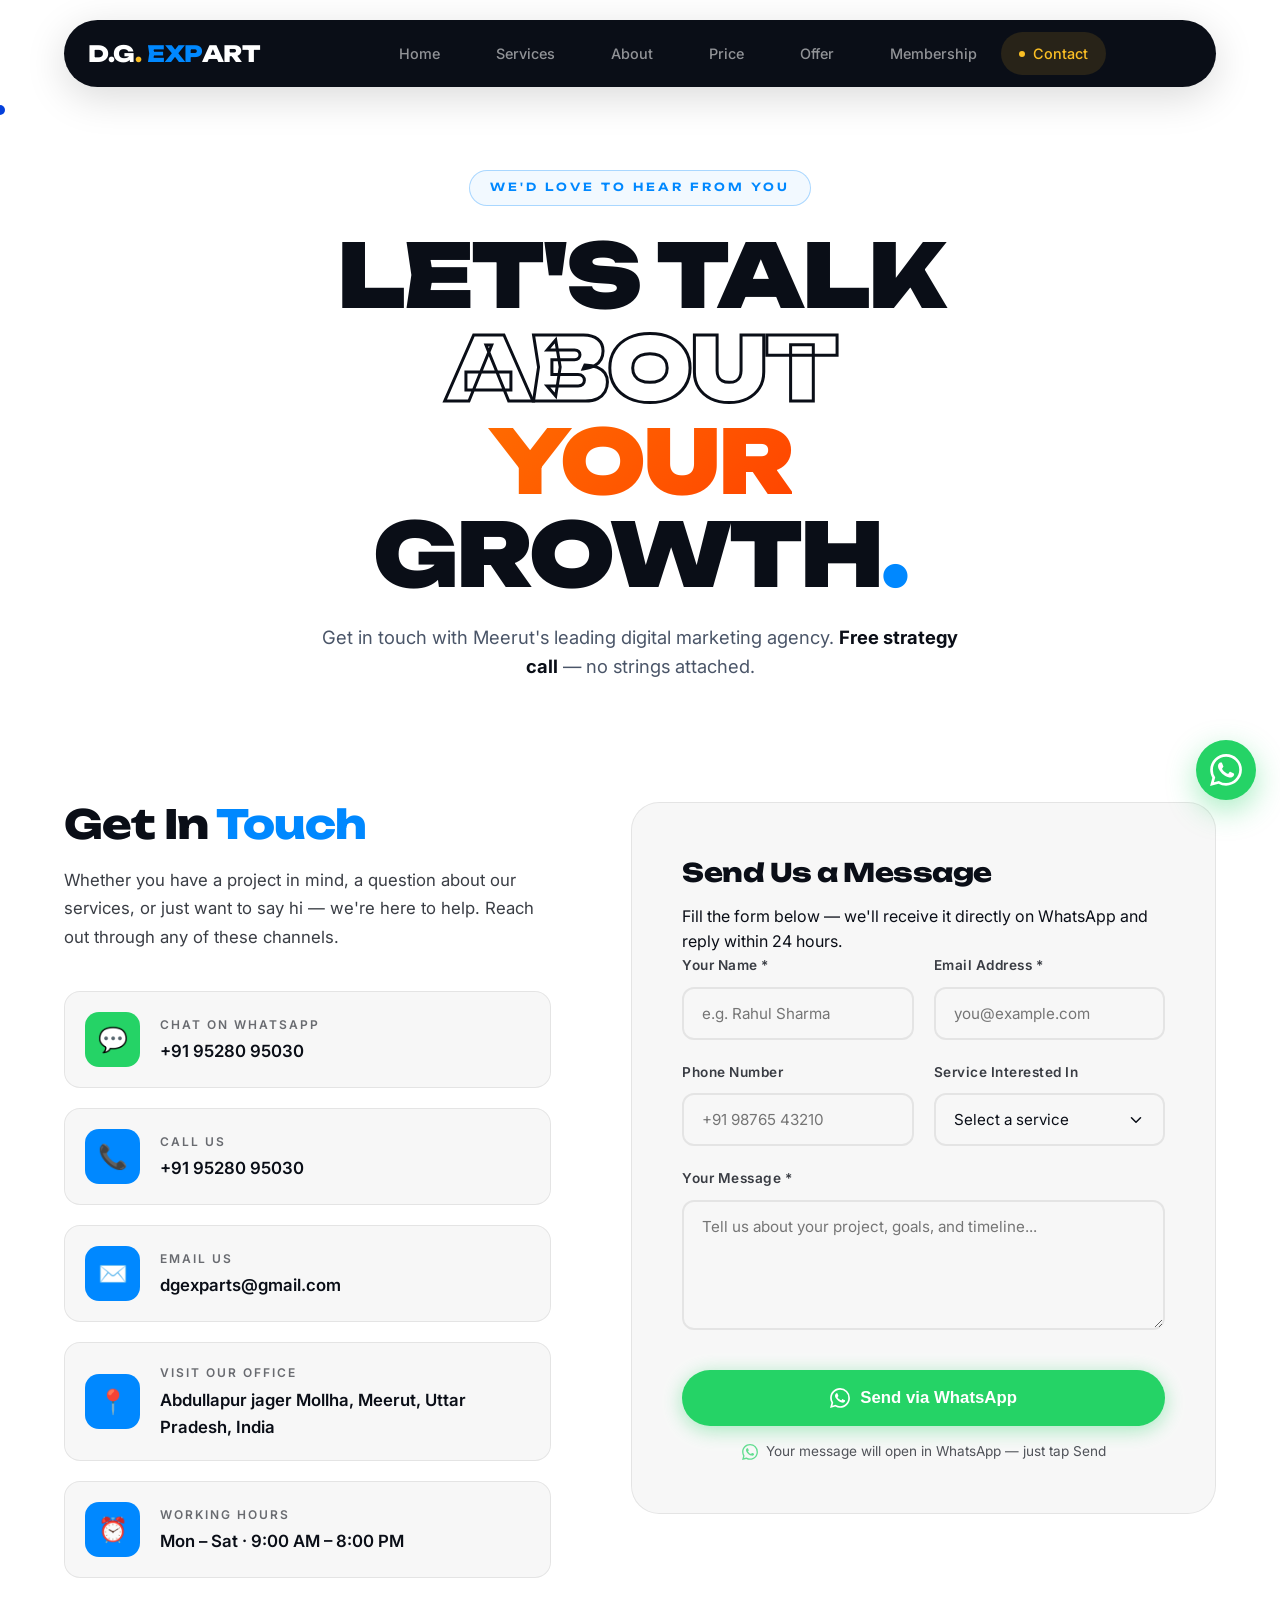
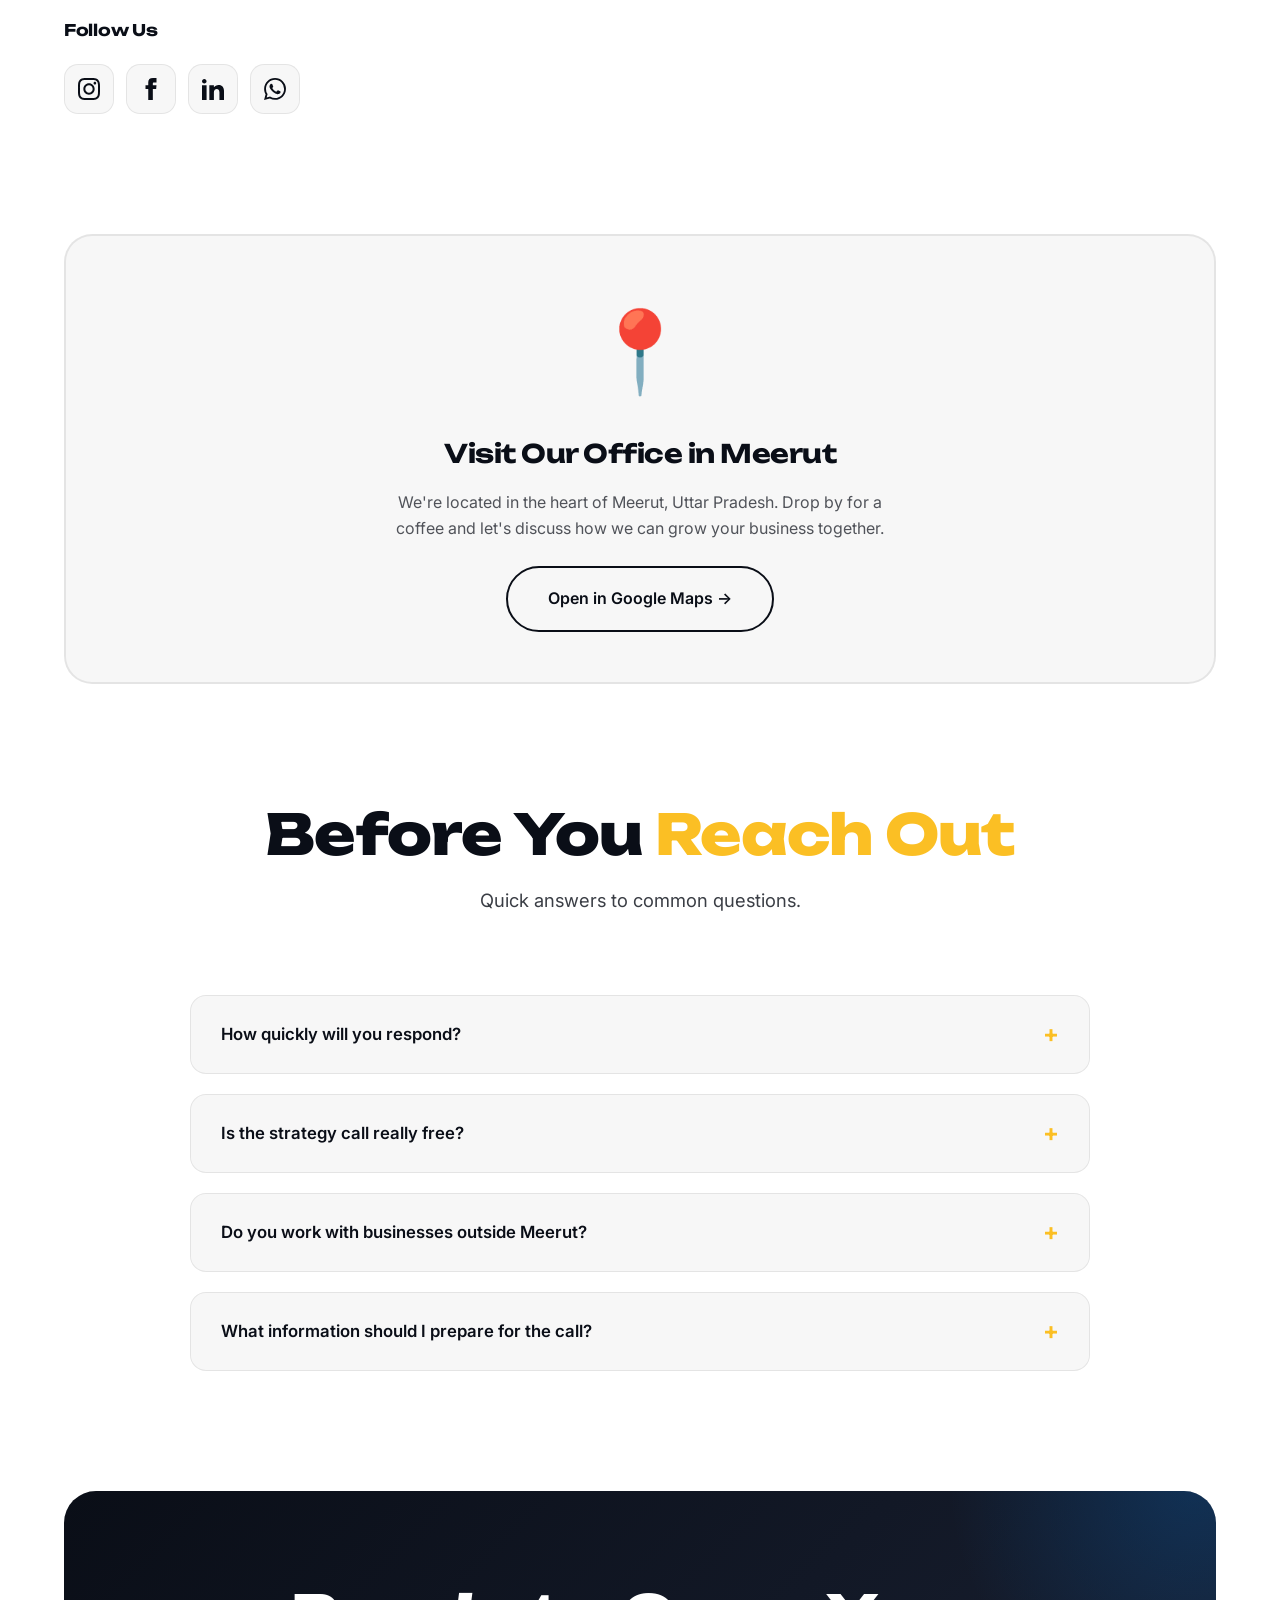
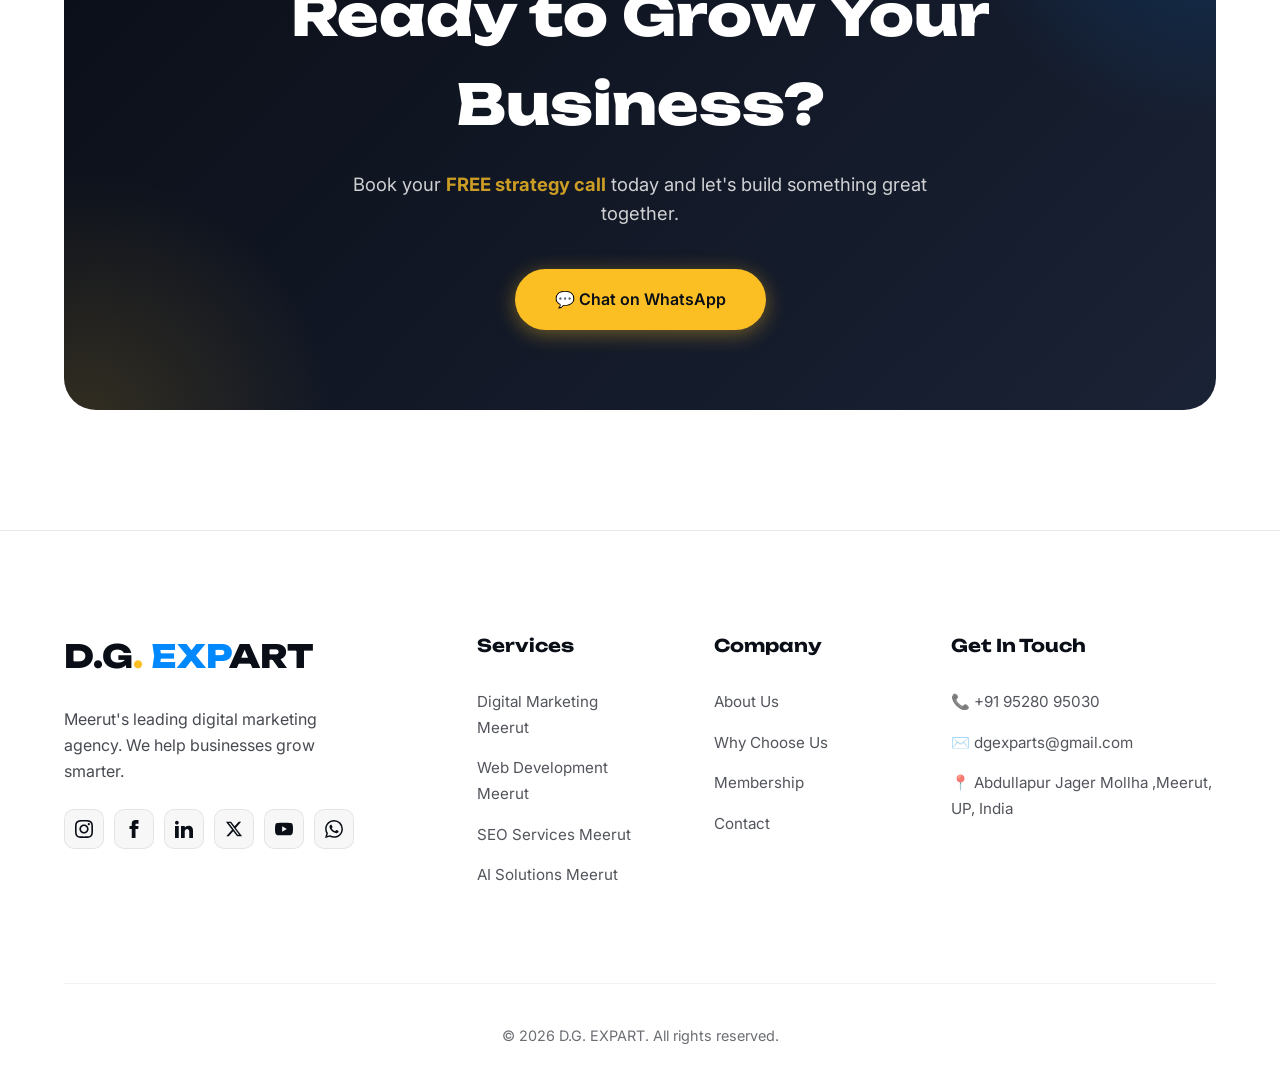
<file: contact.html>
<!DOCTYPE html>
<html lang="en">
<head>
  <meta charset="UTF-8">
  <meta name="viewport" content="width=device-width, initial-scale=1.0, viewport-fit=cover">
  <title>Contact Us | D.G. EXPART - Best Digital Marketing Agency in Meerut</title>
  <meta name="description" content="Get in touch with D.G. EXPART - Meerut's leading digital marketing agency. Book a free strategy call, call us, or visit our office in Meerut, UP.">
  <meta name="keywords" content="Contact D.G. EXPART, Digital Marketing Agency Meerut Contact, Book Free Call Meerut">
  <meta name="robots" content="index, follow">
  <link rel="canonical" href="https://www.dgexpart.com/contact.html">
  <link rel="icon" href="logo.png">

  <link rel="preconnect" href="https://fonts.googleapis.com">
  <link rel="preconnect" href="https://fonts.gstatic.com" crossorigin>
  <link href="https://fonts.googleapis.com/css2?family=Inter:wght@300;400;500;600;700;800;900&family=Unbounded:wght@500;600;700;800;900&display=swap" rel="stylesheet">

  <style>
    /* ============================================ */
    /* === SHARED CSS - SAME AS HOME === */
    /* ============================================ */
    :root {
      --bg-color: #ffffff;
      --text-color: #0a0e17;
      --text-secondary: #4a5568;
      --card-bg: rgba(0, 0, 0, 0.03);
      --card-border: rgba(0, 0, 0, 0.08);
      --accent-blue: #0088ff;
      --accent-gold: #fbbf24;
      --accent-green: #25D366;
      --font-main: 'Inter', sans-serif;
      --font-heading: 'Unbounded', cursive;
      --transition: all 0.5s cubic-bezier(0.4, 0, 0.2, 1);
    }

    * { margin: 0; padding: 0; box-sizing: border-box; }
    html { scroll-behavior: smooth; -webkit-text-size-adjust: 100%; }
    body {
      font-family: var(--font-main);
      background-color: var(--bg-color);
      color: var(--text-color);
      line-height: 1.6;
      overflow-x: hidden;
      transition: background-color 1.2s ease, color 1.2s ease;
      cursor: none;
      padding-top: 110px;
    }
    a, button, input, textarea { cursor: none; }

    .container { max-width: 1200px; margin: 0 auto; padding: 0 24px; }
    .section-padding { padding: 120px 0; }
    .text-center { text-align: center; }
    .text-blue { color: var(--accent-blue); }
    .text-gold { color: var(--accent-gold); }
    .section-header { margin-bottom: 80px; }
    .section-header h2 {
      font-family: var(--font-heading);
      font-size: clamp(2.2rem, 5vw, 3.5rem);
      font-weight: 800;
      margin-bottom: 20px;
      line-height: 1.1;
      letter-spacing: -1px;
    }
    .section-header p {
      font-size: 1.15rem;
      max-width: 650px;
      margin: 0 auto;
      opacity: 0.8;
    }

    /* CUSTOM CURSOR */
    .cursor-dot {
      width: 10px; height: 10px;
      background: var(--accent-gold);
      border-radius: 50%;
      position: fixed; pointer-events: none; z-index: 9999;
      transform: translate(-50%, -50%);
      transition: width 0.3s ease, height 0.3s ease, background-color 0.3s ease;
      mix-blend-mode: difference;
    }
    .cursor-dot.hover {
      width: 40px; height: 40px;
      background: var(--accent-blue);
    }

    /* PRELOADER */
    .preloader {
      position: fixed; top: 0; left: 0; width: 100%; height: 100%;
      background: #0a0e17; z-index: 10000;
      display: flex; justify-content: center; align-items: center;
      flex-direction: column; gap: 20px;
      transition: opacity 0.8s ease, visibility 0.8s ease;
    }
    .preloader.hidden { opacity: 0; visibility: hidden; }
    .preloader-logo {
      font-family: var(--font-heading); font-size: 2.5rem; font-weight: 800; color: white;
      animation: pulse 1.5s infinite;
    }
    .preloader-bar {
      width: 200px; height: 3px; background: rgba(255,255,255,0.1);
      border-radius: 10px; overflow: hidden;
    }
    .preloader-bar-fill {
      height: 100%; width: 0%; background: linear-gradient(90deg, var(--accent-blue), var(--accent-gold));
      animation: load 2s ease-in-out forwards;
    }

    /* BUTTONS */
    .btn {
      display: inline-flex; align-items: center; justify-content: center;
      padding: 18px 40px; border-radius: 50px;
      font-weight: 600; font-size: 1rem;
      text-decoration: none; transition: var(--transition);
      cursor: none; border: none; gap: 10px;
    }
    .btn-gold { background: var(--accent-gold); color: #0a0e17; box-shadow: 0 4px 20px rgba(251, 191, 36, 0.4); }
    .btn-gold:hover { transform: translateY(-3px) scale(1.05); box-shadow: 0 8px 30px rgba(251, 191, 36, 0.6); }
    .btn-outline { background: transparent; color: var(--text-color); border: 2px solid var(--text-color); }
    .btn-outline:hover { background: var(--text-color); color: var(--bg-color); transform: translateY(-3px) scale(1.02); }
    .btn-whatsapp { 
      background: var(--accent-green); 
      color: white; 
      box-shadow: 0 4px 20px rgba(37, 211, 102, 0.4);
      font-size: 1.05rem;
    }
    .btn-whatsapp:hover { 
      transform: translateY(-3px) scale(1.03); 
      box-shadow: 0 8px 30px rgba(37, 211, 102, 0.6);
      background: #1ebe5d;
    }

    /* ============================================ */
    /* === FLOATING PILL HEADER (SAME AS HOME) === */
    /* ============================================ */
    .floating-header {
      position: fixed;
      top: 20px;
      left: 50%;
      transform: translateX(-50%);
      width: 90%;
      max-width: 1200px;
      z-index: 1000;
    }
    .header-inner {
      background: #0a0e17;
      border-radius: 50px;
      padding: 12px 24px;
      display: flex;
      justify-content: space-between;
      align-items: center;
      box-shadow: 0 10px 40px rgba(0, 0, 0, 0.15);
      gap: 20px;
    }
    .header-logo {
      font-family: var(--font-heading);
      font-size: 1.4rem;
      font-weight: 800;
      color: #ffffff;
      text-decoration: none;
      letter-spacing: -0.5px;
      display: inline-flex;
      align-items: center;
      flex-shrink: 0;
    }
    .header-logo .dg { color: #ffffff; }
    .header-logo .dot { color: var(--accent-gold); }
    .header-logo .space { display: inline-block; width: 6px; }
    .header-logo .exp { color: var(--accent-blue); }
    .header-logo .art { color: #ffffff; }

    .desktop-nav {
      display: flex;
      gap: 6px;
      list-style: none;
      align-items: center;
      margin-left: auto;
      margin-right: auto;
    }
    .desktop-nav li { position: relative; }
    .desktop-nav a {
      color: #ffffff;
      text-decoration: none;
      font-weight: 500;
      font-size: 0.9rem;
      transition: all 0.35s cubic-bezier(0.4, 0, 0.2, 1);
      white-space: nowrap;
      padding: 10px 18px;
      border-radius: 50px;
      position: relative;
      display: inline-flex;
      align-items: center;
      gap: 8px;
      opacity: 0.55;
      background: transparent;
    }
    .desktop-nav a::before {
      content: '';
      width: 6px;
      height: 6px;
      border-radius: 50%;
      background: var(--accent-gold);
      opacity: 0;
      transform: scale(0);
      transition: all 0.35s cubic-bezier(0.4, 0, 0.2, 1);
      flex-shrink: 0;
    }
    .desktop-nav a:hover {
      opacity: 1;
      color: #ffffff;
      background: rgba(255, 255, 255, 0.08);
      transform: translateY(-1px);
    }
    .desktop-nav a:hover::before { opacity: 1; transform: scale(1); }
    .desktop-nav a.active {
      opacity: 1;
      color: var(--accent-gold);
      background: rgba(251, 191, 36, 0.12);
    }
    .desktop-nav a.active::before { opacity: 1; transform: scale(1); background: var(--accent-gold); }
    .desktop-nav a.active:hover { color: var(--accent-gold); background: rgba(251, 191, 36, 0.18); }
    .desktop-nav a span { position: relative; z-index: 1; }

    .hamburger-btn {
      display: none;
      background: rgba(255, 255, 255, 0.1);
      border: none;
      border-radius: 50%;
      width: 44px;
      height: 44px;
      flex-direction: column;
      justify-content: center;
      align-items: center;
      gap: 5px;
      cursor: none;
      transition: var(--transition);
      flex-shrink: 0;
    }
    .hamburger-btn:hover { background: var(--accent-blue); transform: rotate(90deg); }
    .hamburger-btn span {
      width: 20px;
      height: 2px;
      background: white;
      border-radius: 2px;
      transition: var(--transition);
    }
    .hamburger-btn.active span:nth-child(1) { transform: translateY(7px) rotate(45deg); }
    .hamburger-btn.active span:nth-child(2) { opacity: 0; }
    .hamburger-btn.active span:nth-child(3) { transform: translateY(-7px) rotate(-45deg); }

    .menu-overlay {
      position: fixed;
      top: 0; left: 0;
      width: 100%; height: 100%;
      background: rgba(10, 14, 23, 0.98);
      backdrop-filter: blur(20px);
      -webkit-backdrop-filter: blur(20px);
      z-index: 999;
      display: flex;
      justify-content: center;
      align-items: center;
      opacity: 0;
      visibility: hidden;
      transition: opacity 0.5s ease, visibility 0.5s ease;
    }
    .menu-overlay.active { opacity: 1; visibility: visible; }
    .menu-content { text-align: center; padding: 40px; }
    .menu-content ul { list-style: none; display: flex; flex-direction: column; gap: 30px; }
    .menu-content ul li a {
      font-family: var(--font-heading);
      font-size: clamp(2rem, 6vw, 4rem);
      font-weight: 800;
      color: white;
      text-decoration: none;
      letter-spacing: -2px;
      opacity: 0.5;
      transition: var(--transition);
      display: inline-block;
    }
    .menu-content ul li a:hover,
    .menu-content ul li a.active { opacity: 1; color: var(--accent-gold); transform: translateX(20px); }

    /* ============================================ */
    /* === PAGE HERO (CONTACT) === */
    /* ============================================ */
    .page-hero {
      padding: 60px 0 80px;
      text-align: center;
      position: relative;
      overflow: hidden;
    }
    .page-hero-badge {
      display: inline-block;
      font-family: var(--font-heading);
      font-size: 0.7rem;
      font-weight: 600;
      letter-spacing: 3px;
      text-transform: uppercase;
      color: var(--accent-blue);
      padding: 8px 20px;
      border-radius: 50px;
      border: 1px solid rgba(0, 136, 255, 0.3);
      margin-bottom: 25px;
      background: rgba(0, 136, 255, 0.05);
      animation: pulse 3s infinite;
    }
    .page-hero h1 {
      font-family: var(--font-heading);
      font-size: clamp(2.5rem, 7vw, 5.5rem);
      font-weight: 900;
      line-height: 1;
      letter-spacing: -3px;
      margin-bottom: 25px;
      display: flex;
      flex-direction: column;
      gap: 5px;
      align-items: center;
    }
    .page-hero h1 .line-bold { color: var(--text-color); display: block; }
    .page-hero h1 .line-outline {
      color: transparent;
      -webkit-text-stroke: 3px var(--text-color);
      display: block;
    }
    .page-hero h1 .line-gradient {
      background: linear-gradient(135deg, #ff6b00, #ff4500);
      -webkit-background-clip: text;
      background-clip: text;
      -webkit-text-fill-color: transparent;
      display: block;
    }
    .page-hero h1 .highlight-blue { color: var(--accent-blue); }
    .page-hero p {
      font-size: 1.15rem;
      max-width: 650px;
      margin: 0 auto;
      opacity: 0.8;
      color: var(--text-secondary);
    }
    .page-hero p strong { color: var(--text-color); font-weight: 700; }

    /* ============================================ */
    /* === CONTACT SECTION === */
    /* ============================================ */
    .contact-grid {
      display: grid;
      grid-template-columns: 1fr 1.2fr;
      gap: 80px;
      align-items: start;
    }

    /* LEFT SIDE - CONTACT INFO */
    .contact-info-side h2 {
      font-family: var(--font-heading);
      font-size: clamp(1.8rem, 3.5vw, 2.5rem);
      font-weight: 800;
      line-height: 1.1;
      margin-bottom: 20px;
      letter-spacing: -1px;
    }
    .contact-info-side > p {
      font-size: 1.05rem;
      opacity: 0.8;
      margin-bottom: 40px;
      line-height: 1.7;
    }
    .contact-details-list {
      display: flex;
      flex-direction: column;
      gap: 20px;
    }
    .contact-detail-item {
      display: flex;
      align-items: center;
      gap: 20px;
      padding: 20px;
      background: var(--card-bg);
      border: 1px solid var(--card-border);
      border-radius: 16px;
      transition: var(--transition);
      backdrop-filter: blur(10px);
      -webkit-backdrop-filter: blur(10px);
      text-decoration: none;
      color: inherit;
    }
    .contact-detail-item:hover {
      transform: translateX(8px);
      border-color: var(--accent-blue);
      box-shadow: 0 15px 40px rgba(0, 136, 255, 0.1);
    }
    .contact-detail-item.whatsapp:hover {
      border-color: var(--accent-green);
      box-shadow: 0 15px 40px rgba(37, 211, 102, 0.15);
    }
    .contact-detail-item .icon-box {
      width: 55px;
      height: 55px;
      border-radius: 14px;
      background: var(--accent-blue);
      display: flex;
      align-items: center;
      justify-content: center;
      font-size: 1.5rem;
      flex-shrink: 0;
      color: white;
      transition: var(--transition);
    }
    .contact-detail-item.whatsapp .icon-box { background: var(--accent-green); }
    .contact-detail-item:hover .icon-box {
      background: var(--accent-gold);
      transform: rotate(-8deg) scale(1.1);
    }
    .contact-detail-item.whatsapp:hover .icon-box {
      background: #1ebe5d;
      transform: rotate(-8deg) scale(1.1);
    }
    .contact-detail-item .info-text h4 {
      font-size: 0.75rem;
      font-weight: 600;
      letter-spacing: 2px;
      text-transform: uppercase;
      opacity: 0.6;
      margin-bottom: 4px;
    }
    .contact-detail-item .info-text p {
      font-size: 1.05rem;
      font-weight: 600;
      margin: 0;
      color: var(--text-color);
    }

    /* SOCIAL LINKS (NEW SVG ICONS) */
    .social-links-wrap { margin-top: 40px; }
    .social-links-wrap h4 {
      font-family: var(--font-heading);
      font-size: 1rem;
      font-weight: 700;
      margin-bottom: 20px;
      letter-spacing: -0.3px;
    }
    .social-links { 
      display: flex; 
      gap: 12px; 
      flex-wrap: wrap; 
    }
    .social-links a {
      width: 50px;
      height: 50px;
      border-radius: 14px;
      background: var(--card-bg);
      border: 1px solid var(--card-border);
      display: flex;
      align-items: center;
      justify-content: center;
      color: var(--text-color);
      text-decoration: none;
      transition: var(--transition);
      position: relative;
      overflow: hidden;
    }
    .social-links a svg {
      width: 22px;
      height: 22px;
      fill: currentColor;
      transition: var(--transition);
    }
    .social-links a::after {
      content: '';
      position: absolute;
      top: 0; left: 0;
      width: 100%; height: 100%;
      background: currentColor;
      opacity: 0;
      transition: var(--transition);
      z-index: 0;
    }
    .social-links a svg { position: relative; z-index: 1; }
    .social-links a:hover {
      color: white;
      transform: translateY(-5px);
      border-color: transparent;
      box-shadow: 0 10px 25px rgba(0, 0, 0, 0.2);
    }
    /* Brand-specific hover colors */
    .social-links a.instagram:hover { background: linear-gradient(45deg, #f09433, #e6683c, #dc2743, #cc2366, #bc1888); }
    .social-links a.facebook:hover { background: #1877F2; }
    .social-links a.linkedin:hover { background: #0A66C2; }
    .social-links a.twitter:hover { background: #000000; }
    .social-links a.youtube:hover { background: #FF0000; }
    .social-links a.whatsapp:hover { background: #25D366; }

    /* RIGHT SIDE - CONTACT FORM */
    .contact-form-side {
      background: var(--card-bg);
      border: 1px solid var(--card-border);
      border-radius: 28px;
      padding: 50px;
      backdrop-filter: blur(10px);
      -webkit-backdrop-filter: blur(10px);
      transition: var(--transition);
    }
    .contact-form-side h3 {
      font-family: var(--font-heading);
      font-size: 1.6rem;
      font-weight: 800;
      margin-bottom: 10px;
      letter-spacing: -0.5px;
    }
    .contact-form-side > p {
      font-size: 0.95rem;
      opacity: 0.7;
      margin-bottom: 35px;
    }
    .form-row {
      display: grid;
      grid-template-columns: 1fr 1fr;
      gap: 20px;
    }
    .form-group { margin-bottom: 22px; }
    .form-group label {
      display: block;
      margin-bottom: 10px;
      font-size: 0.85rem;
      font-weight: 600;
      letter-spacing: 0.5px;
      opacity: 0.8;
    }
    .form-group input,
    .form-group textarea,
    .form-group select {
      width: 100%;
      padding: 15px 18px;
      background: transparent;
      border: 2px solid var(--card-border);
      border-radius: 12px;
      color: var(--text-color);
      font-family: var(--font-main);
      font-size: 0.95rem;
      transition: var(--transition);
      -webkit-appearance: none;
      appearance: none;
    }
    .form-group select {
      cursor: none;
      background-image: url("data:image/svg+xml;charset=UTF-8,%3csvg xmlns='http://www.w3.org/2000/svg' viewBox='0 0 24 24' fill='none' stroke='%230a0e17' stroke-width='2' stroke-linecap='round' stroke-linejoin='round'%3e%3cpolyline points='6 9 12 15 18 9'%3e%3c/polyline%3e%3c/svg%3e");
      background-repeat: no-repeat;
      background-position: right 18px center;
      background-size: 18px;
      padding-right: 50px;
    }
    .form-group input:focus,
    .form-group textarea:focus,
    .form-group select:focus {
      outline: none;
      border-color: var(--accent-blue);
      background: rgba(0, 136, 255, 0.03);
      box-shadow: 0 0 0 4px rgba(0, 136, 255, 0.08);
    }
    .form-group textarea {
      resize: vertical;
      min-height: 130px;
      font-family: var(--font-main);
    }
    .contact-form-side .btn { width: 100%; margin-top: 10px; }

    .whatsapp-note {
      display: flex;
      align-items: center;
      justify-content: center;
      gap: 8px;
      margin-top: 15px;
      font-size: 0.85rem;
      opacity: 0.7;
      text-align: center;
    }
    .whatsapp-note svg { width: 16px; height: 16px; fill: var(--accent-green); flex-shrink: 0; }

    /* FORM SUCCESS MESSAGE */
    .form-success {
      display: none;
      text-align: center;
      padding: 40px 20px;
    }
    .form-success.show { display: block; }
    .form-success .success-icon {
      font-size: 4rem;
      margin-bottom: 20px;
      display: inline-block;
      animation: pulse 1.5s infinite;
    }
    .form-success h3 {
      font-family: var(--font-heading);
      font-size: 1.6rem;
      margin-bottom: 12px;
      color: var(--accent-green);
    }
    .form-success p {
      font-size: 1rem;
      opacity: 0.8;
      max-width: 400px;
      margin: 0 auto 25px;
    }

    /* ============================================ */
    /* === MAP SECTION === */
    /* ============================================ */
    .map-section { padding: 0 0 120px; }
    .map-wrapper {
      position: relative;
      border-radius: 28px;
      overflow: hidden;
      height: 450px;
      border: 2px solid var(--card-border);
      background: var(--card-bg);
      display: flex;
      align-items: center;
      justify-content: center;
      backdrop-filter: blur(10px);
      -webkit-backdrop-filter: blur(10px);
    }
    .map-placeholder { text-align: center; padding: 40px; }
    .map-placeholder .map-icon {
      font-size: 5rem;
      margin-bottom: 20px;
      display: inline-block;
      color: var(--accent-blue);
    }
    .map-placeholder h3 {
      font-family: var(--font-heading);
      font-size: 1.6rem;
      margin-bottom: 15px;
      letter-spacing: -0.5px;
    }
    .map-placeholder p {
      font-size: 1rem;
      opacity: 0.7;
      margin-bottom: 25px;
      max-width: 500px;
      margin-left: auto;
      margin-right: auto;
    }

    /* ============================================ */
    /* === FAQ SECTION === */
    /* ============================================ */
    .faq-grid {
      max-width: 900px;
      margin: 0 auto;
      display: flex;
      flex-direction: column;
      gap: 20px;
    }
    .faq-item {
      background: var(--card-bg);
      border: 1px solid var(--card-border);
      border-radius: 16px;
      transition: var(--transition);
      overflow: hidden;
      backdrop-filter: blur(10px);
    }
    .faq-item:hover { border-color: var(--accent-blue); }
    .faq-question {
      padding: 25px 30px;
      cursor: none;
      display: flex;
      justify-content: space-between;
      align-items: center;
      gap: 20px;
      font-weight: 600;
      font-size: 1.05rem;
      transition: var(--transition);
      user-select: none;
    }
    .faq-item.open .faq-question { color: var(--accent-blue); }
    .faq-toggle {
      font-size: 1.5rem;
      font-weight: 700;
      color: var(--accent-gold);
      flex-shrink: 0;
      transition: transform 0.4s ease;
      line-height: 1;
    }
    .faq-item.open .faq-toggle { transform: rotate(45deg); }
    .faq-answer {
      max-height: 0;
      overflow: hidden;
      transition: max-height 0.4s ease, padding 0.4s ease;
      padding: 0 30px;
      opacity: 0.85;
      font-size: 0.95rem;
      line-height: 1.7;
    }
    .faq-item.open .faq-answer { max-height: 300px; padding: 0 30px 25px; }

    /* ============================================ */
    /* === CTA SECTION === */
    /* ============================================ */
    .cta-section {
      background: linear-gradient(135deg, #0a0e17, #1a2235);
      border-radius: 32px;
      padding: 80px 40px;
      text-align: center;
      position: relative;
      overflow: hidden;
      color: white;
    }
    .cta-section::before {
      content: '';
      position: absolute;
      top: -50%; right: -20%;
      width: 500px; height: 500px;
      background: radial-gradient(circle, rgba(0, 136, 255, 0.2) 0%, transparent 70%);
      border-radius: 50%;
    }
    .cta-section::after {
      content: '';
      position: absolute;
      bottom: -50%; left: -20%;
      width: 500px; height: 500px;
      background: radial-gradient(circle, rgba(251, 191, 36, 0.15) 0%, transparent 70%);
      border-radius: 50%;
    }
    .cta-section h2 {
      font-family: var(--font-heading);
      font-size: clamp(2rem, 5vw, 3.5rem);
      font-weight: 800;
      margin-bottom: 20px;
      position: relative; z-index: 1;
      color: white;
    }
    .cta-section p {
      font-size: 1.15rem;
      max-width: 600px;
      margin: 0 auto 40px;
      opacity: 0.8;
      position: relative; z-index: 1;
    }
    .cta-section .btn { position: relative; z-index: 1; }

    /* ============================================ */
    /* === FOOTER === */
    /* ============================================ */
    footer { padding: 100px 0 40px; border-top: 1px solid var(--card-border); }
    .footer-grid { display: grid; grid-template-columns: 2fr 1fr 1fr 1.5fr; gap: 60px; margin-bottom: 80px; }
    .footer-brand .logo { font-size: 2rem; margin-bottom: 25px; display: inline-block; font-family: var(--font-heading); font-weight: 800; text-decoration: none; color: var(--text-color); }
    .footer-brand .logo span { color: var(--accent-blue); }
    .footer-brand .logo .dot { color: var(--accent-gold); }
    .footer-brand p { font-size: 1rem; opacity: 0.75; max-width: 300px; margin-bottom: 25px; }
    /* FOOTER SOCIAL ICONS */
    .footer-social {
      display: flex;
      gap: 10px;
      flex-wrap: wrap;
    }
    .footer-social a {
      width: 40px;
      height: 40px;
      border-radius: 10px;
      background: var(--card-bg);
      border: 1px solid var(--card-border);
      display: flex;
      align-items: center;
      justify-content: center;
      color: var(--text-color);
      text-decoration: none;
      transition: var(--transition);
    }
    .footer-social a svg { width: 18px; height: 18px; fill: currentColor; }
    .footer-social a:hover {
      color: white;
      transform: translateY(-4px);
      border-color: transparent;
    }
    .footer-social a.instagram:hover { background: linear-gradient(45deg, #f09433, #e6683c, #dc2743, #cc2366, #bc1888); }
    .footer-social a.facebook:hover { background: #1877F2; }
    .footer-social a.linkedin:hover { background: #0A66C2; }
    .footer-social a.twitter:hover { background: #000000; }
    .footer-social a.youtube:hover { background: #FF0000; }
    .footer-social a.whatsapp:hover { background: #25D366; }

    .footer-col h4 { font-family: var(--font-heading); font-size: 1.1rem; margin-bottom: 30px; font-weight: 700; }
    .footer-col ul { list-style: none; }
    .footer-col ul li { margin-bottom: 15px; }
    .footer-col ul li a { color: var(--text-color); text-decoration: none; transition: var(--transition); font-size: 0.95rem; opacity: 0.7; }
    .footer-col ul li a:hover { opacity: 1; color: var(--accent-blue); padding-left: 8px; }
    .footer-bottom { text-align: center; padding-top: 40px; border-top: 1px solid var(--card-border); font-size: 0.9rem; opacity: 0.6; }

    /* ============================================ */
    /* === FLOATING WHATSAPP BUTTON === */
    /* ============================================ */
    .whatsapp-float {
      position: fixed;
      bottom: 100px;
      right: 24px;
      width: 60px;
      height: 60px;
      background: var(--accent-green);
      border-radius: 50%;
      display: flex;
      align-items: center;
      justify-content: center;
      color: white;
      text-decoration: none;
      z-index: 1500;
      box-shadow: 0 10px 30px rgba(37, 211, 102, 0.4);
      transition: var(--transition);
      animation: whatsappPulse 2s infinite;
    }
    .whatsapp-float:hover {
      transform: scale(1.15) rotate(-8deg);
      box-shadow: 0 15px 40px rgba(37, 211, 102, 0.6);
    }
    .whatsapp-float svg { width: 32px; height: 32px; fill: white; }
    @keyframes whatsappPulse {
      0%, 100% { box-shadow: 0 10px 30px rgba(37, 211, 102, 0.4), 0 0 0 0 rgba(37, 211, 102, 0.6); }
      50% { box-shadow: 0 10px 30px rgba(37, 211, 102, 0.4), 0 0 0 15px rgba(37, 211, 102, 0); }
    }

    /* ============================================ */
    /* === MOBILE BOTTOM NAV === */
    /* ============================================ */
    .bottom-nav {
      display: none; position: fixed; bottom: 0; left: 0; width: 100%;
      background: var(--bg-color); border-top: 1px solid var(--card-border);
      box-shadow: 0 -10px 30px rgba(0,0,0,0.1); z-index: 2000;
      padding: 8px 0; transition: var(--transition);
      backdrop-filter: blur(20px);
    }
    .bottom-nav.dark-mode { background: rgba(10, 14, 23, 0.95); border-top-color: rgba(255,255,255,0.1); }
    .bottom-nav ul { display: flex; justify-content: space-around; align-items: center; list-style: none; padding: 0 10px; }
    .bottom-nav li { flex: 1; text-align: center; }
    .bottom-nav a {
      display: flex; flex-direction: column; align-items: center; justify-content: center;
      gap: 4px; text-decoration: none; color: var(--text-color);
      opacity: 0.5; transition: var(--transition); padding: 8px 0; position: relative;
    }
    .bottom-nav a:hover, .bottom-nav a.active { opacity: 1; color: var(--accent-blue); }
    .bottom-nav a .nav-icon {
      width: 24px; height: 24px;
      stroke: currentColor; fill: none; stroke-width: 2;
      stroke-linecap: round; stroke-linejoin: round;
      transition: var(--transition);
    }
    .bottom-nav a.active .nav-icon { stroke: var(--accent-blue); transform: scale(1.1); }
    .bottom-nav a .nav-label { font-size: 0.65rem; font-weight: 600; text-transform: uppercase; letter-spacing: 0.5px; }
    .bottom-nav a.active::before {
      content: ''; position: absolute; top: -8px; left: 50%;
      transform: translateX(-50%); width: 30px; height: 3px;
      background: var(--accent-gold); border-radius: 0 0 3px 3px;
    }

    /* ANIMATIONS */
    @keyframes pulse { 0%, 100% { box-shadow: 0 0 0 0 rgba(0, 136, 255, 0.4); } 50% { box-shadow: 0 0 0 15px rgba(0, 136, 255, 0); } }
    @keyframes load { 0% { width: 0%; } 100% { width: 100%; } }
    .reveal { opacity: 0; transform: translateY(60px); transition: opacity 1s ease, transform 1s ease; }
    .reveal.visible { opacity: 1; transform: translateY(0); }
    .reveal-left { opacity: 0; transform: translateX(-80px); transition: opacity 1s ease, transform 1s ease; }
    .reveal-left.visible { opacity: 1; transform: translateX(0); }
    .reveal-right { opacity: 0; transform: translateX(80px); transition: opacity 1s ease, transform 1s ease; }
    .reveal-right.visible { opacity: 1; transform: translateX(0); }

    /* RESPONSIVE */
    @media (max-width: 992px) {
      .page-hero h1 { align-items: center; }
      .desktop-nav { display: none; }
      .footer-grid { grid-template-columns: 1fr 1fr; gap: 40px; }
      .contact-grid { grid-template-columns: 1fr; gap: 50px; }
      .contact-form-side { padding: 40px 30px; }
    }
    @media (max-width: 768px) {
      body { padding-top: 85px; padding-bottom: 85px; }
      .floating-header { top: 12px; width: 94%; }
      .header-inner { padding: 10px 18px; gap: 10px; }
      .header-logo { font-size: 1.1rem; }
      .hamburger-btn { display: flex; width: 40px; height: 40px; }
      .hamburger-btn span { width: 18px; }
      .page-hero { padding: 30px 0 50px; }
      .page-hero h1 { font-size: clamp(2rem, 10vw, 3rem); letter-spacing: -1.5px; gap: 3px; margin-bottom: 20px; }
      .page-hero h1 .line-outline { -webkit-text-stroke: 1.5px var(--text-color); }
      .page-hero p { font-size: 0.95rem; padding: 0 10px; }
      .section-padding { padding: 60px 0; }
      .section-header { margin-bottom: 45px; }
      .section-header h2 { font-size: 1.8rem; }
      .section-header p { font-size: 1rem; }
      .cursor-dot { display: none; }
      body { cursor: auto; }
      a, button { cursor: pointer; }
      .contact-grid { gap: 40px; }
      .contact-info-side h2 { font-size: 1.6rem; }
      .contact-info-side > p { font-size: 0.95rem; margin-bottom: 30px; }
      .contact-detail-item { padding: 16px; gap: 15px; }
      .contact-detail-item .icon-box { width: 48px; height: 48px; font-size: 1.3rem; border-radius: 12px; }
      .contact-detail-item .info-text h4 { font-size: 0.7rem; letter-spacing: 1.5px; }
      .contact-detail-item .info-text p { font-size: 0.95rem; }
      .social-links a { width: 46px; height: 46px; border-radius: 12px; }
      .social-links a svg { width: 20px; height: 20px; }
      .contact-form-side { padding: 30px 22px; border-radius: 22px; }
      .contact-form-side h3 { font-size: 1.3rem; }
      .contact-form-side > p { font-size: 0.9rem; margin-bottom: 25px; }
      .form-row { grid-template-columns: 1fr; gap: 0; }
      .form-group { margin-bottom: 18px; }
      .form-group label { font-size: 0.8rem; margin-bottom: 8px; }
      .form-group input, .form-group textarea, .form-group select { padding: 13px 15px; font-size: 0.9rem; }
      .form-group textarea { min-height: 110px; }
      .map-wrapper { height: 320px; border-radius: 22px; }
      .map-placeholder .map-icon { font-size: 3.5rem; }
      .map-placeholder h3 { font-size: 1.3rem; }
      .map-placeholder p { font-size: 0.9rem; }
      .faq-question { padding: 20px 22px; font-size: 0.95rem; }
      .faq-answer { padding: 0 22px; font-size: 0.9rem; }
      .faq-item.open .faq-answer { padding: 0 22px 20px; }
      .cta-section { padding: 50px 25px; border-radius: 24px; }
      .cta-section h2 { font-size: 1.8rem; }
      .cta-section p { font-size: 1rem; margin-bottom: 30px; }
      .footer-grid { grid-template-columns: 1fr; text-align: center; gap: 35px; margin-bottom: 45px; }
      .footer-brand p { margin: 0 auto 20px; }
      .footer-social { justify-content: center; }
      .footer-col h4 { margin-bottom: 20px; font-size: 1rem; }
      .footer-col ul li { margin-bottom: 12px; }
      .footer-col ul li a:hover { padding-left: 0; }
      footer { padding: 60px 0 30px; }
      .whatsapp-float { bottom: 90px; right: 16px; width: 54px; height: 54px; }
      .whatsapp-float svg { width: 28px; height: 28px; }
      .bottom-nav { display: block; padding: 6px 0; padding-bottom: calc(6px + env(safe-area-inset-bottom)); }
      .bottom-nav a { padding: 6px 0; gap: 3px; }
      .bottom-nav a .nav-icon { width: 22px; height: 22px; }
      .bottom-nav a .nav-label { font-size: 0.58rem; letter-spacing: 0.3px; }
      .bottom-nav a.active::before { top: -6px; width: 25px; height: 2px; }
    }
    @media (max-width: 380px) {
      .header-logo { font-size: 1rem; }
      .page-hero h1 { font-size: 1.8rem; }
      .bottom-nav a .nav-label { font-size: 0.55rem; }
      .bottom-nav a .nav-icon { width: 20px; height: 20px; }
      .whatsapp-float { bottom: 85px; right: 12px; width: 50px; height: 50px; }
      .whatsapp-float svg { width: 26px; height: 26px; }
    }
  </style>
</head>
<body>

  <div class="cursor-dot" id="cursorDot"></div>

  <div class="preloader" id="preloader">
    <div class="preloader-logo">D.G<span style="color: var(--accent-gold)">.</span> <span style="color: var(--accent-blue)">EXP</span>ART</div>
    <div class="preloader-bar"><div class="preloader-bar-fill"></div></div>
  </div>

  <!-- FLOATING WHATSAPP BUTTON -->
  <a href="https://wa.me/919528095030?text=Hi%20D.G.%20EXPART%2C%20I%20want%20to%20know%20more%20about%20your%20services." target="_blank" rel="noopener" class="whatsapp-float" aria-label="Chat on WhatsApp">
    <svg viewBox="0 0 24 24" xmlns="http://www.w3.org/2000/svg">
      <path d="M17.472 14.382c-.297-.149-1.758-.867-2.03-.967-.273-.099-.471-.148-.67.15-.197.297-.767.966-.94 1.164-.173.199-.347.223-.644.075-.297-.15-1.255-.463-2.39-1.475-.883-.788-1.48-1.761-1.653-2.059-.173-.297-.018-.458.13-.606.134-.133.298-.347.446-.52.149-.174.198-.298.298-.497.099-.198.05-.371-.025-.52-.075-.149-.669-1.612-.916-2.207-.242-.579-.487-.5-.669-.51-.173-.008-.371-.01-.57-.01-.198 0-.52.074-.792.372-.272.297-1.04 1.016-1.04 2.479 0 1.462 1.065 2.875 1.213 3.074.149.198 2.096 3.2 5.077 4.487.709.306 1.262.489 1.694.625.712.227 1.36.195 1.871.118.571-.085 1.758-.719 2.006-1.413.248-.694.248-1.289.173-1.413-.074-.124-.272-.198-.57-.347m-5.421 7.403h-.004a9.87 9.87 0 01-5.031-1.378l-.361-.214-3.741.982.998-3.648-.235-.374a9.86 9.86 0 01-1.51-5.26c.001-5.45 4.436-9.884 9.888-9.884 2.64 0 5.122 1.03 6.988 2.898a9.825 9.825 0 012.893 6.994c-.003 5.45-4.437 9.884-9.885 9.884m8.413-18.297A11.815 11.815 0 0012.05 0C5.495 0 .16 5.335.157 11.892c0 2.096.547 4.142 1.588 5.945L.057 24l6.305-1.654a11.882 11.882 0 005.683 1.448h.005c6.554 0 11.89-5.335 11.893-11.893a11.821 11.821 0 00-3.48-8.413z"/>
    </svg>
  </a>

  <!-- HEADER (SAME AS HOME) -->
  <header class="floating-header" id="header">
    <div class="header-inner">
      <a href="index.html" class="header-logo">
        <span class="dg">D.G</span><span class="dot">.</span><span class="space">&nbsp;</span><span class="exp">EXP</span><span class="art">ART</span>
      </a>
      
      <ul class="desktop-nav">
        <li><a href="index.html"><span>Home</span></a></li>
        <li><a href="services.html"><span>Services</span></a></li>
        <li><a href="about.html"><span>About</span></a></li>
        <li><a href="price.html"><span>Price</span></a></li>
        <li><a href="offer.html"><span>Offer</span></a></li>
        <li><a href="membership.html"><span>Membership</span></a></li>
        <li><a href="contact.html" class="active"><span>Contact</span></a></li>
      </ul>
      
      <button class="hamburger-btn" id="hamburgerBtn" aria-label="Menu">
        <span></span>
        <span></span>
        <span></span>
      </button>
    </div>
  </header>

  <!-- SLIDING MENU -->
  <div class="menu-overlay" id="menuOverlay">
    <div class="menu-content">
      <ul>
        <li><a href="index.html">Home</a></li>
        <li><a href="services.html">Services</a></li>
        <li><a href="about.html">About</a></li>
        <li><a href="membership.html">Membership</a></li>
        <li><a href="contact.html" class="active">Contact</a></li>
      </ul>
    </div>
  </div>

  <!-- PAGE HERO -->
  <section class="page-hero" id="hero">
    <div class="container">
      <div class="page-hero-badge reveal">We'd Love to Hear From You</div>
      <h1 class="reveal">
        <span class="line-bold">LET'S TALK</span>
        <span class="line-outline">ABOUT</span>
        <span class="line-gradient">YOUR</span>
        <span class="line-bold">GROWTH<span class="highlight-blue">.</span></span>
      </h1>
      <p class="reveal">
        Get in touch with Meerut's leading digital marketing agency. <strong>Free strategy call</strong> — no strings attached.
      </p>
    </div>
  </section>

  <!-- CONTACT SECTION -->
  <section class="section-padding" id="contact" style="padding-top: 40px;">
    <div class="container">
      <div class="contact-grid">
        
        <!-- LEFT: INFO -->
        <div class="contact-info-side reveal-left">
          <h2>Get In <span class="text-blue">Touch</span></h2>
          <p>Whether you have a project in mind, a question about our services, or just want to say hi — we're here to help. Reach out through any of these channels.</p>
          
          <div class="contact-details-list">
            <a href="https://wa.me/919528095030?text=Hi%20D.G.%20EXPART%2C%20I%20want%20to%20know%20more%20about%20your%20services." target="_blank" rel="noopener" class="contact-detail-item whatsapp">
              <div class="icon-box">💬</div>
              <div class="info-text">
                <h4>Chat on WhatsApp</h4>
                <p>+91 95280 95030</p>
              </div>
            </a>

            <a href="tel:+919528095030" class="contact-detail-item">
              <div class="icon-box">📞</div>
              <div class="info-text">
                <h4>Call Us</h4>
                <p>+91 95280 95030</p>
              </div>
            </a>

            <a href="mailto:dgexparts@gmail.com" class="contact-detail-item">
              <div class="icon-box">✉️</div>
              <div class="info-text">
                <h4>Email Us</h4>
                <p>dgexparts@gmail.com</p>
              </div>
            </a>

            <div class="contact-detail-item">
              <div class="icon-box">📍</div>
              <div class="info-text">
                <h4>Visit Our Office</h4>
                <p>Abdullapur jager Mollha, Meerut, Uttar Pradesh, India</p>
              </div>
            </div>

            <div class="contact-detail-item">
              <div class="icon-box">⏰</div>
              <div class="info-text">
                <h4>Working Hours</h4>
                <p>Mon – Sat · 9:00 AM – 8:00 PM</p>
              </div>
            </div>
          </div>

          <!-- SOCIAL LINKS - PROPER SVG ICONS -->
          <div class="social-links-wrap">
            <h4>Follow Us</h4>
            <div class="social-links">
              <a href="#" class="instagram" aria-label="Instagram" target="_blank" rel="noopener">
                <svg viewBox="0 0 24 24" xmlns="http://www.w3.org/2000/svg">
                  <path d="M12 2.163c3.204 0 3.584.012 4.85.07 3.252.148 4.771 1.691 4.919 4.919.058 1.265.069 1.645.069 4.849 0 3.205-.012 3.584-.069 4.849-.149 3.225-1.664 4.771-4.919 4.919-1.266.058-1.644.07-4.85.07-3.204 0-3.584-.012-4.849-.07-3.26-.149-4.771-1.699-4.919-4.92-.058-1.265-.07-1.644-.07-4.849 0-3.204.013-3.583.07-4.849.149-3.227 1.664-4.771 4.919-4.919 1.266-.057 1.645-.069 4.849-.069zm0-2.163c-3.259 0-3.667.014-4.947.072-4.358.2-6.78 2.618-6.98 6.98-.059 1.281-.073 1.689-.073 4.948 0 3.259.014 3.668.072 4.948.2 4.358 2.618 6.78 6.98 6.98 1.281.058 1.689.072 4.948.072 3.259 0 3.668-.014 4.948-.072 4.354-.2 6.782-2.618 6.979-6.98.059-1.28.073-1.689.073-4.948 0-3.259-.014-3.667-.072-4.947-.196-4.354-2.617-6.78-6.979-6.98-1.281-.059-1.69-.073-4.949-.073zm0 5.838c-3.403 0-6.162 2.759-6.162 6.162s2.759 6.163 6.162 6.163 6.162-2.759 6.162-6.163c0-3.403-2.759-6.162-6.162-6.162zm0 10.162c-2.209 0-4-1.79-4-4 0-2.209 1.791-4 4-4s4 1.791 4 4c0 2.21-1.791 4-4 4zm6.406-11.845c-.796 0-1.441.645-1.441 1.44s.645 1.44 1.441 1.44c.795 0 1.439-.645 1.439-1.44s-.644-1.44-1.439-1.44z"/>
                </svg>
              </a>
              <a href="#" class="facebook" aria-label="Facebook" target="_blank" rel="noopener">
                <svg viewBox="0 0 24 24" xmlns="http://www.w3.org/2000/svg">
                  <path d="M9 8h-3v4h3v12h5v-12h3.642l.358-4h-4v-1.667c0-.955.192-1.333 1.115-1.333h2.885v-5h-3.808c-3.596 0-5.192 1.583-5.192 4.615v3.385z"/>
                </svg>
              </a>
              <a href="https://www.linkedin.com/in/d-g-expart-512745443/?isSelfProfile=true" class="linkedin" aria-label="LinkedIn" target="_blank" rel="noopener">
                <svg viewBox="0 0 24 24" xmlns="http://www.w3.org/2000/svg">
                  <path d="M4.98 3.5c0 1.381-1.11 2.5-2.48 2.5s-2.48-1.119-2.48-2.5c0-1.38 1.11-2.5 2.48-2.5s2.48 1.12 2.48 2.5zm.02 4.5h-5v16h5v-16zm7.982 0h-4.968v16h4.969v-8.399c0-4.67 6.029-5.052 6.029 0v8.399h4.988v-10.131c0-7.88-8.922-7.593-11.018-3.714v-2.155z"/>
                </svg>
              </a>
              <a href="https://wa.me/919528095030" class="whatsapp" aria-label="WhatsApp" target="_blank" rel="noopener">
                <svg viewBox="0 0 24 24" xmlns="http://www.w3.org/2000/svg">
                  <path d="M17.472 14.382c-.297-.149-1.758-.867-2.03-.967-.273-.099-.471-.148-.67.15-.197.297-.767.966-.94 1.164-.173.199-.347.223-.644.075-.297-.15-1.255-.463-2.39-1.475-.883-.788-1.48-1.761-1.653-2.059-.173-.297-.018-.458.13-.606.134-.133.298-.347.446-.52.149-.174.198-.298.298-.497.099-.198.05-.371-.025-.52-.075-.149-.669-1.612-.916-2.207-.242-.579-.487-.5-.669-.51-.173-.008-.371-.01-.57-.01-.198 0-.52.074-.792.372-.272.297-1.04 1.016-1.04 2.479 0 1.462 1.065 2.875 1.213 3.074.149.198 2.096 3.2 5.077 4.487.709.306 1.262.489 1.694.625.712.227 1.36.195 1.871.118.571-.085 1.758-.719 2.006-1.413.248-.694.248-1.289.173-1.413-.074-.124-.272-.198-.57-.347m-5.421 7.403h-.004a9.87 9.87 0 01-5.031-1.378l-.361-.214-3.741.982.998-3.648-.235-.374a9.86 9.86 0 01-1.51-5.26c.001-5.45 4.436-9.884 9.888-9.884 2.64 0 5.122 1.03 6.988 2.898a9.825 9.825 0 012.893 6.994c-.003 5.45-4.437 9.884-9.885 9.884m8.413-18.297A11.815 11.815 0 0012.05 0C5.495 0 .16 5.335.157 11.892c0 2.096.547 4.142 1.588 5.945L.057 24l6.305-1.654a11.882 11.882 0 005.683 1.448h.005c6.554 0 11.89-5.335 11.893-11.893a11.821 11.821 0 00-3.48-8.413z"/>
                </svg>
              </a>
            </div>
          </div>
        </div>

        <!-- RIGHT: FORM -->
        <div class="contact-form-side reveal-right">
          <div id="formContainer">
            <h3>Send Us a Message</h3>
            <p>Fill the form below — we'll receive it directly on WhatsApp and reply within 24 hours.</p>
            
            <form id="contactForm" onsubmit="handleSubmit(event)">
              <div class="form-row">
                <div class="form-group">
                  <label>Your Name *</label>
                  <input type="text" id="nameField" name="name" placeholder="e.g. Rahul Sharma" required>
                </div>
                <div class="form-group">
                  <label>Email Address *</label>
                  <input type="email" id="emailField" name="email" placeholder="you@example.com" required>
                </div>
              </div>
              
              <div class="form-row">
                <div class="form-group">
                  <label>Phone Number</label>
                  <input type="tel" id="phoneField" name="phone" placeholder="+91 98765 43210">
                </div>
                <div class="form-group">
                  <label>Service Interested In</label>
                  <select id="serviceField" name="service">
                    <option value="">Select a service</option>
                    <option value="Digital Marketing">Digital Marketing</option>
                    <option value="Web Development">Web Development</option>
                    <option value="SEO Services">SEO Services</option>
                    <option value="AI Solutions">AI Solutions</option>
                    <option value="Other">Other</option>
                  </select>
                </div>
              </div>
              
              <div class="form-group">
                <label>Your Message *</label>
                <textarea id="messageField" name="message" placeholder="Tell us about your project, goals, and timeline..." required></textarea>
              </div>
              
              <button type="submit" class="btn btn-whatsapp">
                <svg viewBox="0 0 24 24" width="20" height="20" fill="white" xmlns="http://www.w3.org/2000/svg">
                  <path d="M17.472 14.382c-.297-.149-1.758-.867-2.03-.967-.273-.099-.471-.148-.67.15-.197.297-.767.966-.94 1.164-.173.199-.347.223-.644.075-.297-.15-1.255-.463-2.39-1.475-.883-.788-1.48-1.761-1.653-2.059-.173-.297-.018-.458.13-.606.134-.133.298-.347.446-.52.149-.174.198-.298.298-.497.099-.198.05-.371-.025-.52-.075-.149-.669-1.612-.916-2.207-.242-.579-.487-.5-.669-.51-.173-.008-.371-.01-.57-.01-.198 0-.52.074-.792.372-.272.297-1.04 1.016-1.04 2.479 0 1.462 1.065 2.875 1.213 3.074.149.198 2.096 3.2 5.077 4.487.709.306 1.262.489 1.694.625.712.227 1.36.195 1.871.118.571-.085 1.758-.719 2.006-1.413.248-.694.248-1.289.173-1.413-.074-.124-.272-.198-.57-.347m-5.421 7.403h-.004a9.87 9.87 0 01-5.031-1.378l-.361-.214-3.741.982.998-3.648-.235-.374a9.86 9.86 0 01-1.51-5.26c.001-5.45 4.436-9.884 9.888-9.884 2.64 0 5.122 1.03 6.988 2.898a9.825 9.825 0 012.893 6.994c-.003 5.45-4.437 9.884-9.885 9.884m8.413-18.297A11.815 11.815 0 0012.05 0C5.495 0 .16 5.335.157 11.892c0 2.096.547 4.142 1.588 5.945L.057 24l6.305-1.654a11.882 11.882 0 005.683 1.448h.005c6.554 0 11.89-5.335 11.893-11.893a11.821 11.821 0 00-3.48-8.413z"/>
                </svg>
                Send via WhatsApp
              </button>

              <div class="whatsapp-note">
                <svg viewBox="0 0 24 24" xmlns="http://www.w3.org/2000/svg">
                  <path d="M17.472 14.382c-.297-.149-1.758-.867-2.03-.967-.273-.099-.471-.148-.67.15-.197.297-.767.966-.94 1.164-.173.199-.347.223-.644.075-.297-.15-1.255-.463-2.39-1.475-.883-.788-1.48-1.761-1.653-2.059-.173-.297-.018-.458.13-.606.134-.133.298-.347.446-.52.149-.174.198-.298.298-.497.099-.198.05-.371-.025-.52-.075-.149-.669-1.612-.916-2.207-.242-.579-.487-.5-.669-.51-.173-.008-.371-.01-.57-.01-.198 0-.52.074-.792.372-.272.297-1.04 1.016-1.04 2.479 0 1.462 1.065 2.875 1.213 3.074.149.198 2.096 3.2 5.077 4.487.709.306 1.262.489 1.694.625.712.227 1.36.195 1.871.118.571-.085 1.758-.719 2.006-1.413.248-.694.248-1.289.173-1.413-.074-.124-.272-.198-.57-.347m-5.421 7.403h-.004a9.87 9.87 0 01-5.031-1.378l-.361-.214-3.741.982.998-3.648-.235-.374a9.86 9.86 0 01-1.51-5.26c.001-5.45 4.436-9.884 9.888-9.884 2.64 0 5.122 1.03 6.988 2.898a9.825 9.825 0 012.893 6.994c-.003 5.45-4.437 9.884-9.885 9.884m8.413-18.297A11.815 11.815 0 0012.05 0C5.495 0 .16 5.335.157 11.892c0 2.096.547 4.142 1.588 5.945L.057 24l6.305-1.654a11.882 11.882 0 005.683 1.448h.005c6.554 0 11.89-5.335 11.893-11.893a11.821 11.821 0 00-3.48-8.413z"/>
                </svg>
                <span>Your message will open in WhatsApp — just tap Send</span>
              </div>
            </form>
          </div>

          <!-- SUCCESS MESSAGE -->
          <div class="form-success" id="formSuccess">
            <div class="success-icon">✅</div>
            <h3>Almost Done!</h3>
            <p>Your WhatsApp should have opened with your message. Just tap <strong>Send</strong> in WhatsApp and we'll get back to you shortly.</p>
            <a href="https://wa.me/919528095030" target="_blank" rel="noopener" class="btn btn-whatsapp" style="margin-top: 10px;">
              Open WhatsApp Again
            </a>
          </div>
        </div>

      </div>
    </div>
  </section>

  <!-- MAP SECTION -->
  <section class="map-section" id="map">
    <div class="container">
      <div class="map-wrapper reveal">
        <div class="map-placeholder">
          <div class="map-icon">📍</div>
          <h3>Visit Our Office in Meerut</h3>
          <p>We're located in the heart of Meerut, Uttar Pradesh. Drop by for a coffee and let's discuss how we can grow your business together.</p>
          <a href="https://maps.google.com/?q=Meerut,UP" target="_blank" rel="noopener" class="btn btn-outline">Open in Google Maps →</a>
        </div>
      </div>
    </div>
  </section>

  <!-- FAQ SECTION -->
  <section class="section-padding" id="faq" style="padding-top: 0;">
    <div class="container">
      <div class="section-header text-center reveal">
        <h2>Before You <span class="text-gold">Reach Out</span></h2>
        <p>Quick answers to common questions.</p>
      </div>
      <div class="faq-grid">
        <div class="faq-item reveal">
          <div class="faq-question">
            <span>How quickly will you respond?</span>
            <span class="faq-toggle">+</span>
          </div>
          <div class="faq-answer">We typically respond within 2-4 hours during working days. For urgent matters, message us directly on WhatsApp at +91 95280 95030.</div>
        </div>
        <div class="faq-item reveal">
          <div class="faq-question">
            <span>Is the strategy call really free?</span>
            <span class="faq-toggle">+</span>
          </div>
          <div class="faq-answer">Yes, 100% free with no obligation. It's a 30-minute call where we understand your business, discuss goals, and share initial recommendations.</div>
        </div>
        <div class="faq-item reveal">
          <div class="faq-question">
            <span>Do you work with businesses outside Meerut?</span>
            <span class="faq-toggle">+</span>
          </div>
          <div class="faq-answer">Absolutely! While we're based in Meerut and specialize in the local market, we work with clients across North India and remotely worldwide.</div>
        </div>
        <div class="faq-item reveal">
          <div class="faq-question">
            <span>What information should I prepare for the call?</span>
            <span class="faq-toggle">+</span>
          </div>
          <div class="faq-answer">Just come with an open mind. It helps if you know your business goals, target audience, and current marketing efforts — but we'll guide you through everything.</div>
        </div>
      </div>
    </div>
  </section>

  <!-- CTA -->
  <section class="section-padding" id="cta" style="padding-top: 0;">
    <div class="container">
      <div class="cta-section reveal">
        <h2>Ready to Grow Your Business?</h2>
        <p>Book your <strong style="color: var(--accent-gold);">FREE strategy call</strong> today and let's build something great together.</p>
        <a href="https://wa.me/919528095030?text=Hi%20D.G.%20EXPART%2C%20I%20want%20to%20book%20a%20free%20strategy%20call." target="_blank" rel="noopener" class="btn btn-gold">💬 Chat on WhatsApp</a>
      </div>
    </div>
  </section>

  <!-- FOOTER -->
  <footer>
    <div class="container">
      <div class="footer-grid">
        <div class="footer-brand">
          <a href="index.html" class="logo">D.G<span class="dot">.</span> <span>EXP</span>ART</a>
          <p>Meerut's leading digital marketing agency. We help businesses grow smarter.</p>
          <div class="footer-social">
            <a href="#" class="instagram" aria-label="Instagram" target="_blank" rel="noopener">
              <svg viewBox="0 0 24 24" xmlns="http://www.w3.org/2000/svg"><path d="M12 2.163c3.204 0 3.584.012 4.85.07 3.252.148 4.771 1.691 4.919 4.919.058 1.265.069 1.645.069 4.849 0 3.205-.012 3.584-.069 4.849-.149 3.225-1.664 4.771-4.919 4.919-1.266.058-1.644.07-4.85.07-3.204 0-3.584-.012-4.849-.07-3.26-.149-4.771-1.699-4.919-4.92-.058-1.265-.07-1.644-.07-4.849 0-3.204.013-3.583.07-4.849.149-3.227 1.664-4.771 4.919-4.919 1.266-.057 1.645-.069 4.849-.069zm0-2.163c-3.259 0-3.667.014-4.947.072-4.358.2-6.78 2.618-6.98 6.98-.059 1.281-.073 1.689-.073 4.948 0 3.259.014 3.668.072 4.948.2 4.358 2.618 6.78 6.98 6.98 1.281.058 1.689.072 4.948.072 3.259 0 3.668-.014 4.948-.072 4.354-.2 6.782-2.618 6.979-6.98.059-1.28.073-1.689.073-4.948 0-3.259-.014-3.667-.072-4.947-.196-4.354-2.617-6.78-6.979-6.98-1.281-.059-1.69-.073-4.949-.073zm0 5.838c-3.403 0-6.162 2.759-6.162 6.162s2.759 6.163 6.162 6.163 6.162-2.759 6.162-6.163c0-3.403-2.759-6.162-6.162-6.162zm0 10.162c-2.209 0-4-1.79-4-4 0-2.209 1.791-4 4-4s4 1.791 4 4c0 2.21-1.791 4-4 4zm6.406-11.845c-.796 0-1.441.645-1.441 1.44s.645 1.44 1.441 1.44c.795 0 1.439-.645 1.439-1.44s-.644-1.44-1.439-1.44z"/></svg>
            </a>
            <a href="#" class="facebook" aria-label="Facebook" target="_blank" rel="noopener">
              <svg viewBox="0 0 24 24" xmlns="http://www.w3.org/2000/svg"><path d="M9 8h-3v4h3v12h5v-12h3.642l.358-4h-4v-1.667c0-.955.192-1.333 1.115-1.333h2.885v-5h-3.808c-3.596 0-5.192 1.583-5.192 4.615v3.385z"/></svg>
            </a>
            <a href="#" class="linkedin" aria-label="LinkedIn" target="_blank" rel="noopener">
              <svg viewBox="0 0 24 24" xmlns="http://www.w3.org/2000/svg"><path d="M4.98 3.5c0 1.381-1.11 2.5-2.48 2.5s-2.48-1.119-2.48-2.5c0-1.38 1.11-2.5 2.48-2.5s2.48 1.12 2.48 2.5zm.02 4.5h-5v16h5v-16zm7.982 0h-4.968v16h4.969v-8.399c0-4.67 6.029-5.052 6.029 0v8.399h4.988v-10.131c0-7.88-8.922-7.593-11.018-3.714v-2.155z"/></svg>
            </a>
            <a href="#" class="twitter" aria-label="Twitter X" target="_blank" rel="noopener">
              <svg viewBox="0 0 24 24" xmlns="http://www.w3.org/2000/svg"><path d="M18.244 2.25h3.308l-7.227 8.26 8.502 11.24H16.17l-5.214-6.817L4.99 21.75H1.68l7.73-8.835L1.254 2.25H8.08l4.713 6.231zm-1.161 17.52h1.833L7.084 4.126H5.117z"/></svg>
            </a>
            <a href="#" class="youtube" aria-label="YouTube" target="_blank" rel="noopener">
              <svg viewBox="0 0 24 24" xmlns="http://www.w3.org/2000/svg"><path d="M23.498 6.186a3.016 3.016 0 0 0-2.122-2.136C19.505 3.545 12 3.545 12 3.545s-7.505 0-9.377.505A3.017 3.017 0 0 0 .502 6.186C0 8.07 0 12 0 12s0 3.93.502 5.814a3.016 3.016 0 0 0 2.122 2.136c1.871.505 9.376.505 9.376.505s7.505 0 9.377-.505a3.015 3.015 0 0 0 2.122-2.136C24 15.93 24 12 24 12s0-3.93-.502-5.814zM9.545 15.568V8.432L15.818 12l-6.273 3.568z"/></svg>
            </a>
            <a href="https://wa.me/919528095030" class="whatsapp" aria-label="WhatsApp" target="_blank" rel="noopener">
              <svg viewBox="0 0 24 24" xmlns="http://www.w3.org/2000/svg"><path d="M17.472 14.382c-.297-.149-1.758-.867-2.03-.967-.273-.099-.471-.148-.67.15-.197.297-.767.966-.94 1.164-.173.199-.347.223-.644.075-.297-.15-1.255-.463-2.39-1.475-.883-.788-1.48-1.761-1.653-2.059-.173-.297-.018-.458.13-.606.134-.133.298-.347.446-.52.149-.174.198-.298.298-.497.099-.198.05-.371-.025-.52-.075-.149-.669-1.612-.916-2.207-.242-.579-.487-.5-.669-.51-.173-.008-.371-.01-.57-.01-.198 0-.52.074-.792.372-.272.297-1.04 1.016-1.04 2.479 0 1.462 1.065 2.875 1.213 3.074.149.198 2.096 3.2 5.077 4.487.709.306 1.262.489 1.694.625.712.227 1.36.195 1.871.118.571-.085 1.758-.719 2.006-1.413.248-.694.248-1.289.173-1.413-.074-.124-.272-.198-.57-.347m-5.421 7.403h-.004a9.87 9.87 0 01-5.031-1.378l-.361-.214-3.741.982.998-3.648-.235-.374a9.86 9.86 0 01-1.51-5.26c.001-5.45 4.436-9.884 9.888-9.884 2.64 0 5.122 1.03 6.988 2.898a9.825 9.825 0 012.893 6.994c-.003 5.45-4.437 9.884-9.885 9.884m8.413-18.297A11.815 11.815 0 0012.05 0C5.495 0 .16 5.335.157 11.892c0 2.096.547 4.142 1.588 5.945L.057 24l6.305-1.654a11.882 11.882 0 005.683 1.448h.005c6.554 0 11.89-5.335 11.893-11.893a11.821 11.821 0 00-3.48-8.413z"/></svg>
            </a>
          </div>
        </div>
        <div class="footer-col">
          <h4>Services</h4>
          <ul>
            <li><a href="services.html">Digital Marketing Meerut</a></li>
            <li><a href="services.html">Web Development Meerut</a></li>
            <li><a href="services.html">SEO Services Meerut</a></li>
            <li><a href="services.html">AI Solutions Meerut</a></li>
          </ul>
        </div>
        <div class="footer-col">
          <h4>Company</h4>
          <ul>
            <li><a href="about.html">About Us</a></li>
            <li><a href="about.html">Why Choose Us</a></li>
            <li><a href="membership.html">Membership</a></li>
            <li><a href="contact.html">Contact</a></li>
          </ul>
        </div>
        <div class="footer-col">
          <h4>Get In Touch</h4>
          <ul>
            <li><a href="tel:+919528095030">📞 +91 95280 95030</a></li>
            <li><a href="mailto:dgexparts@gmail.com">✉️ dgexparts@gmail.com</a></li>
            <li><a href="contact.html">📍 Abdullapur Jager Mollha ,Meerut, UP, India</a></li>
          </ul>
        </div>
      </div>
      <div class="footer-bottom">&copy; 2026 D.G. EXPART. All rights reserved.</div>
    </div>
  </footer>

  <!-- MOBILE BOTTOM NAV -->
  <nav class="bottom-nav" id="bottomNav">
    <ul>
      <li><a href="index.html">
        <svg class="nav-icon" viewBox="0 0 24 24"><path d="M3 9l9-7 9 7v11a2 2 0 0 1-2 2H5a2 2 0 0 1-2-2z"></path><polyline points="9 22 9 12 15 12 15 22"></polyline></svg>
        <span class="nav-label">Home</span>
      </a></li>
      <li><a href="services.html">
        <svg class="nav-icon" viewBox="0 0 24 24"><rect x="2" y="3" width="20" height="14" rx="2" ry="2"></rect><line x1="8" y1="21" x2="16" y2="21"></line><line x1="12" y1="17" x2="12" y2="21"></line></svg>
        <span class="nav-label">Services</span>
      </a></li>
      <li><a href="membership.html">
        <svg class="nav-icon" viewBox="0 0 24 24"><polygon points="12 2 15.09 8.26 22 9.27 17 14.14 18.18 21.02 12 17.77 5.82 21.02 7 14.14 2 9.27 8.91 8.26 12 2"></polygon></svg>
        <span class="nav-label">Plans</span>
      </a></li>
      <li><a href="about.html">
        <svg class="nav-icon" viewBox="0 0 24 24"><path d="M20 21v-2a4 4 0 0 0-4-4H8a4 4 0 0 0-4 4v2"></path><circle cx="12" cy="7" r="4"></circle></svg>
        <span class="nav-label">About</span>
      </a></li>
      <li><a href="contact.html" class="active">
        <svg class="nav-icon" viewBox="0 0 24 24"><path d="M22 16.92v3a2 2 0 0 1-2.18 2 19.79 19.79 0 0 1-8.63-3.07 19.5 19.5 0 0 1-6-6 19.79 19.79 0 0 1-3.07-8.67A2 2 0 0 1 4.11 2h3a2 2 0 0 1 2 1.72 12.84 12.84 0 0 0 .7 2.81 2 2 0 0 1-.45 2.11L8.09 9.91a16 16 0 0 0 6 6l1.27-1.27a2 2 0 0 1 2.11-.45 12.84 12.84 0 0 0 2.81.7A2 2 0 0 1 22 16.92z"></path></svg>
        <span class="nav-label">Contact</span>
      </a></li>
    </ul>
  </nav>

  <script>
    // 1. PRELOADER
    window.addEventListener('load', () => {
      setTimeout(() => {
        const preloader = document.getElementById('preloader');
        if (preloader) preloader.classList.add('hidden');
      }, 1500);
    });

    // 2. CUSTOM CURSOR
    const cursorDot = document.getElementById('cursorDot');
    if (cursorDot && window.innerWidth > 768) {
      window.addEventListener('mousemove', (e) => {
        cursorDot.style.left = `${e.clientX}px`;
        cursorDot.style.top = `${e.clientY}px`;
      });
      document.querySelectorAll('a, button, .contact-detail-item, .faq-item, .social-links a, .footer-social a, .cta-section, .hamburger-btn, .map-wrapper, input, textarea, select, .whatsapp-float').forEach(el => {
        el.addEventListener('mouseenter', () => {
          cursorDot.classList.add('hover');
          cursorDot.style.background = 'var(--accent-blue)';
        });
        el.addEventListener('mouseleave', () => {
          cursorDot.classList.remove('hover');
          cursorDot.style.background = 'var(--accent-gold)';
        });
      });
    }

    // 3. HAMBURGER MENU
    const hamburgerBtn = document.getElementById('hamburgerBtn');
    const menuOverlay = document.getElementById('menuOverlay');
    if (hamburgerBtn && menuOverlay) {
      hamburgerBtn.addEventListener('click', () => {
        hamburgerBtn.classList.toggle('active');
        menuOverlay.classList.toggle('active');
        document.body.style.overflow = menuOverlay.classList.contains('active') ? 'hidden' : 'auto';
      });
      document.querySelectorAll('.menu-content a').forEach(link => {
        link.addEventListener('click', () => {
          hamburgerBtn.classList.remove('active');
          menuOverlay.classList.remove('active');
          document.body.style.overflow = 'auto';
        });
      });
    }

    // 4. SCROLL REVEAL
    const observerOptions = { threshold: 0.1, rootMargin: "0px 0px -50px 0px" };
    const observer = new IntersectionObserver((entries) => {
      entries.forEach(entry => {
        if (entry.isIntersecting) entry.target.classList.add('visible');
      });
    }, observerOptions);
    document.querySelectorAll('.reveal, .reveal-left, .reveal-right').forEach(el => observer.observe(el));

    // 5. FAQ ACCORDION
    document.querySelectorAll('.faq-item').forEach(item => {
      const question = item.querySelector('.faq-question');
      question.addEventListener('click', () => {
        const isOpen = item.classList.contains('open');
        document.querySelectorAll('.faq-item').forEach(otherItem => {
          otherItem.classList.remove('open');
        });
        if (!isOpen) item.classList.add('open');
      });
    });

    // 6. WHATSAPP FORM SUBMIT
    const WHATSAPP_NUMBER = '919528095030';

    function handleSubmit(event) {
      event.preventDefault();
      
      const name = document.getElementById('nameField').value.trim();
      const email = document.getElementById('emailField').value.trim();
      const phone = document.getElementById('phoneField').value.trim();
      const service = document.getElementById('serviceField').value.trim();
      const message = document.getElementById('messageField').value.trim();
      
      if (!name || !email || !message) {
        alert('Please fill in all required fields (Name, Email, and Message).');
        return;
      }
      
      let whatsappMessage = `*New Enquiry from D.G. EXPART Website*\n\n`;
      whatsappMessage += `👤 *Name:* ${name}\n`;
      whatsappMessage += `📧 *Email:* ${email}\n`;
      if (phone) whatsappMessage += `📞 *Phone:* ${phone}\n`;
      if (service) whatsappMessage += `🎯 *Service:* ${service}\n`;
      whatsappMessage += `\n💬 *Message:*\n${message}\n\n`;
      whatsappMessage += `---\nSent from dgexpart.com/contact`;
      
      const encodedMessage = encodeURIComponent(whatsappMessage);
      const whatsappUrl = `https://wa.me/${WHATSAPP_NUMBER}?text=${encodedMessage}`;
      
      window.open(whatsappUrl, '_blank');
      
      const formContainer = document.getElementById('formContainer');
      const successMessage = document.getElementById('formSuccess');
      
      formContainer.style.opacity = '0';
      formContainer.style.transition = 'opacity 0.4s ease';
      
      setTimeout(() => {
        formContainer.style.display = 'none';
        successMessage.classList.add('show');
      }, 400);
    }

    // 7. DYNAMIC BACKGROUND COLORS
    const colorStops = [
      { scroll: 0,    bg: '#ffffff', text: '#0a0e17', card: 'rgba(0,0,0,0.03)', border: 'rgba(0,0,0,0.08)' },
      { scroll: 25,   bg: '#0a0e17', text: '#ffffff', card: 'rgba(255,255,255,0.03)', border: 'rgba(255,255,255,0.08)' },
      { scroll: 50,   bg: '#064e3b', text: '#ffffff', card: 'rgba(255,255,255,0.05)', border: 'rgba(255,255,255,0.1)' },
      { scroll: 75,   bg: '#7f1d1d', text: '#ffffff', card: 'rgba(255,255,255,0.05)', border: 'rgba(255,255,255,0.1)' }
    ];
    let currentColorIndex = 0;
    function updateColors() {
      const scrollTop = window.scrollY;
      const docHeight = document.documentElement.scrollHeight - window.innerHeight;
      const scrollPercent = (docHeight > 0) ? (scrollTop / docHeight) * 100 : 0;
      let targetIndex = 0;
      for (let i = 0; i < colorStops.length; i++) {
        if (scrollPercent >= colorStops[i].scroll) targetIndex = i;
      }
      if (targetIndex !== currentColorIndex) {
        currentColorIndex = targetIndex;
        const stop = colorStops[targetIndex];
        document.documentElement.style.setProperty('--bg-color', stop.bg);
        document.documentElement.style.setProperty('--text-color', stop.text);
        document.documentElement.style.setProperty('--card-bg', stop.card);
        document.documentElement.style.setProperty('--card-border', stop.border);
        const isDark = (targetIndex === 0);
        const bottomNav = document.getElementById('bottomNav');
        if (bottomNav) {
          if (isDark) bottomNav.classList.remove('dark-mode');
          else bottomNav.classList.add('dark-mode');
        }
      }
    }
    let tickingColor = false;
    window.addEventListener('scroll', () => {
      if (!tickingColor) {
        window.requestAnimationFrame(() => {
          updateColors();
          tickingColor = false;
        });
        tickingColor = true;
      }
    });
    updateColors();
  </script>

</body>
</html>
</file>
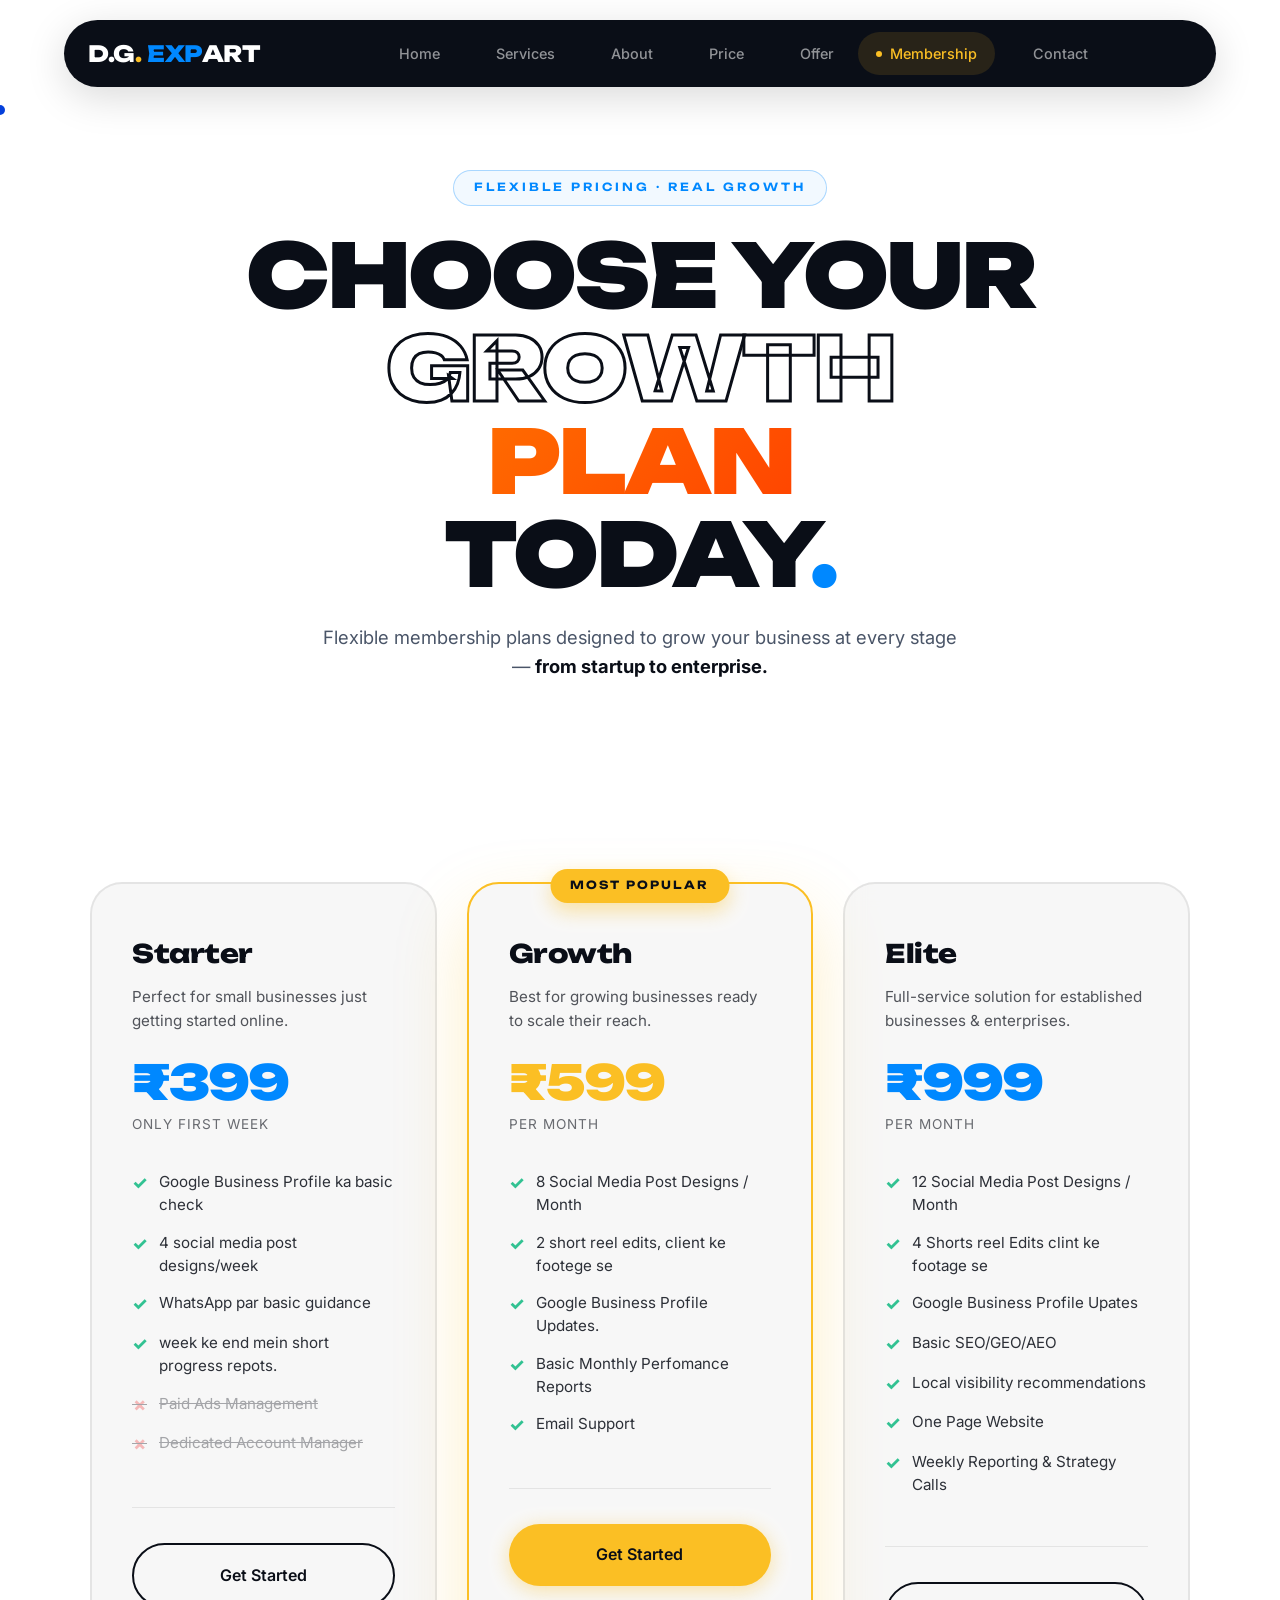
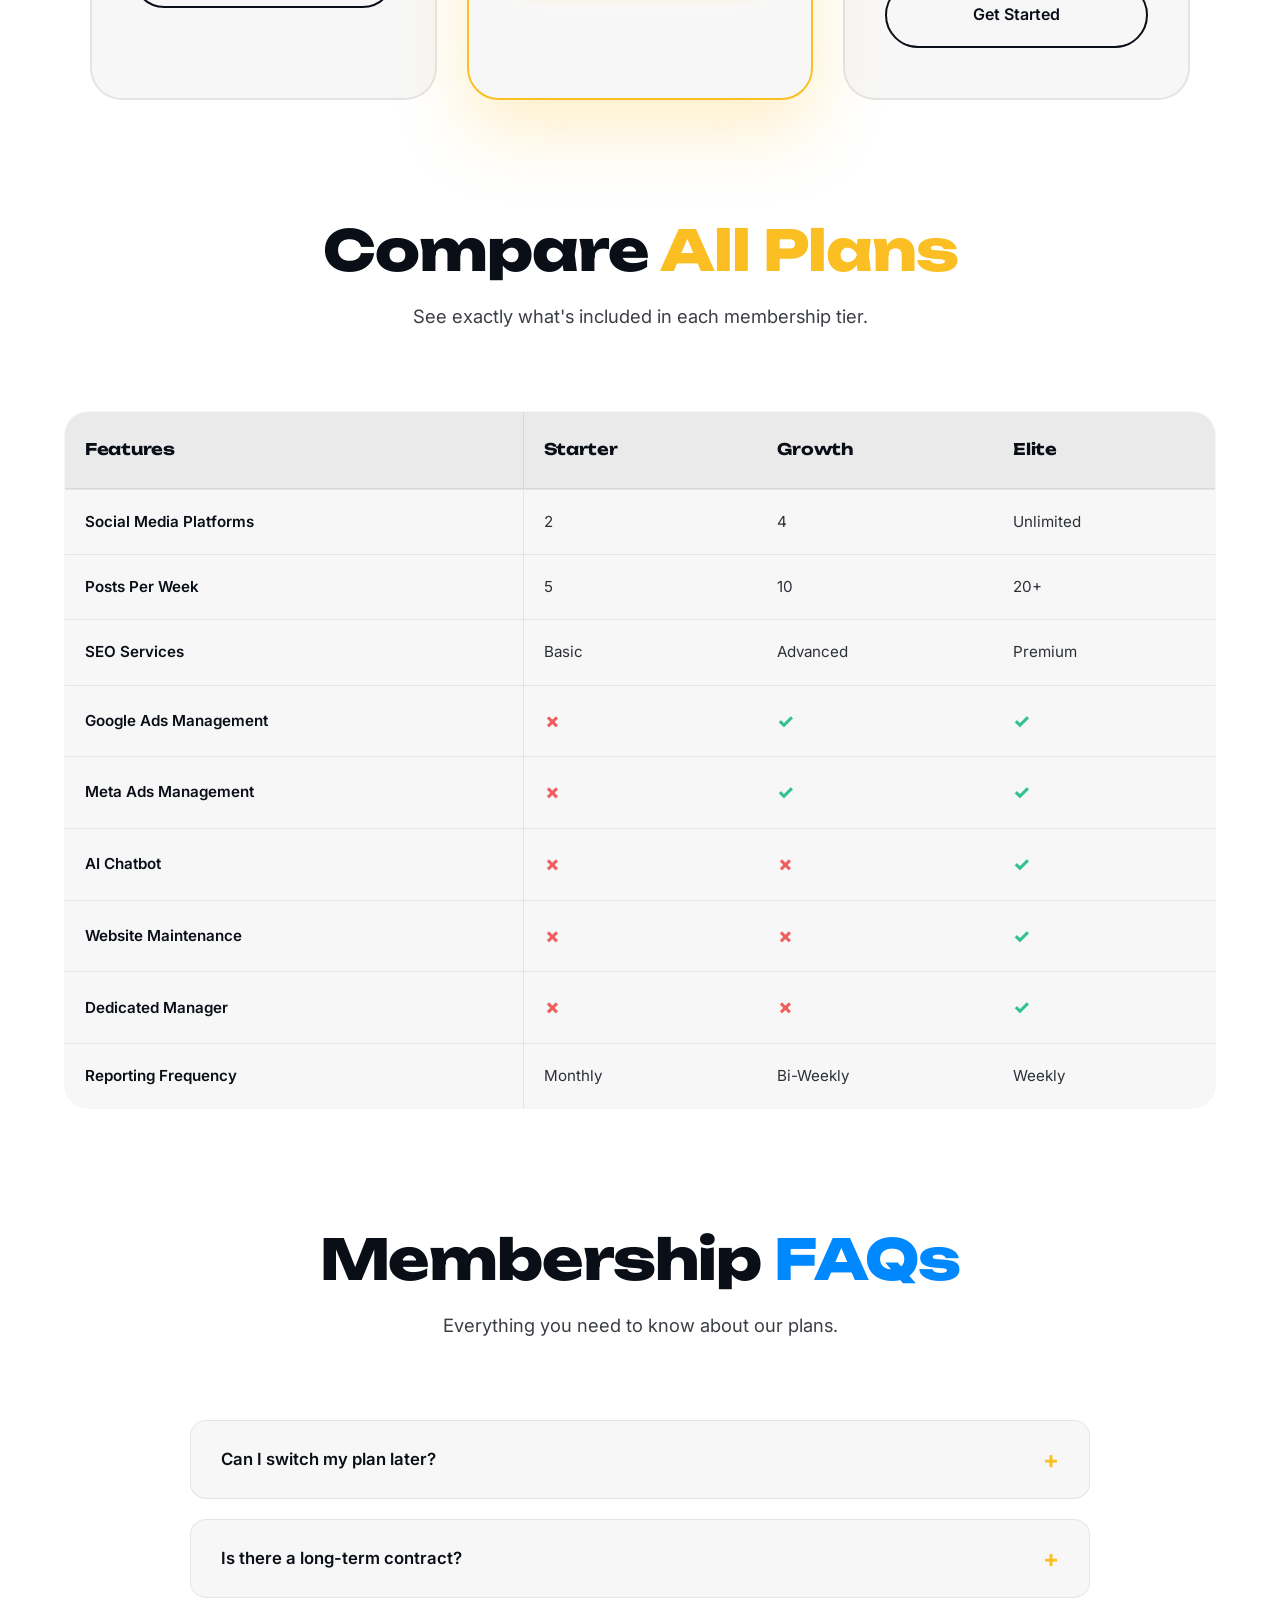
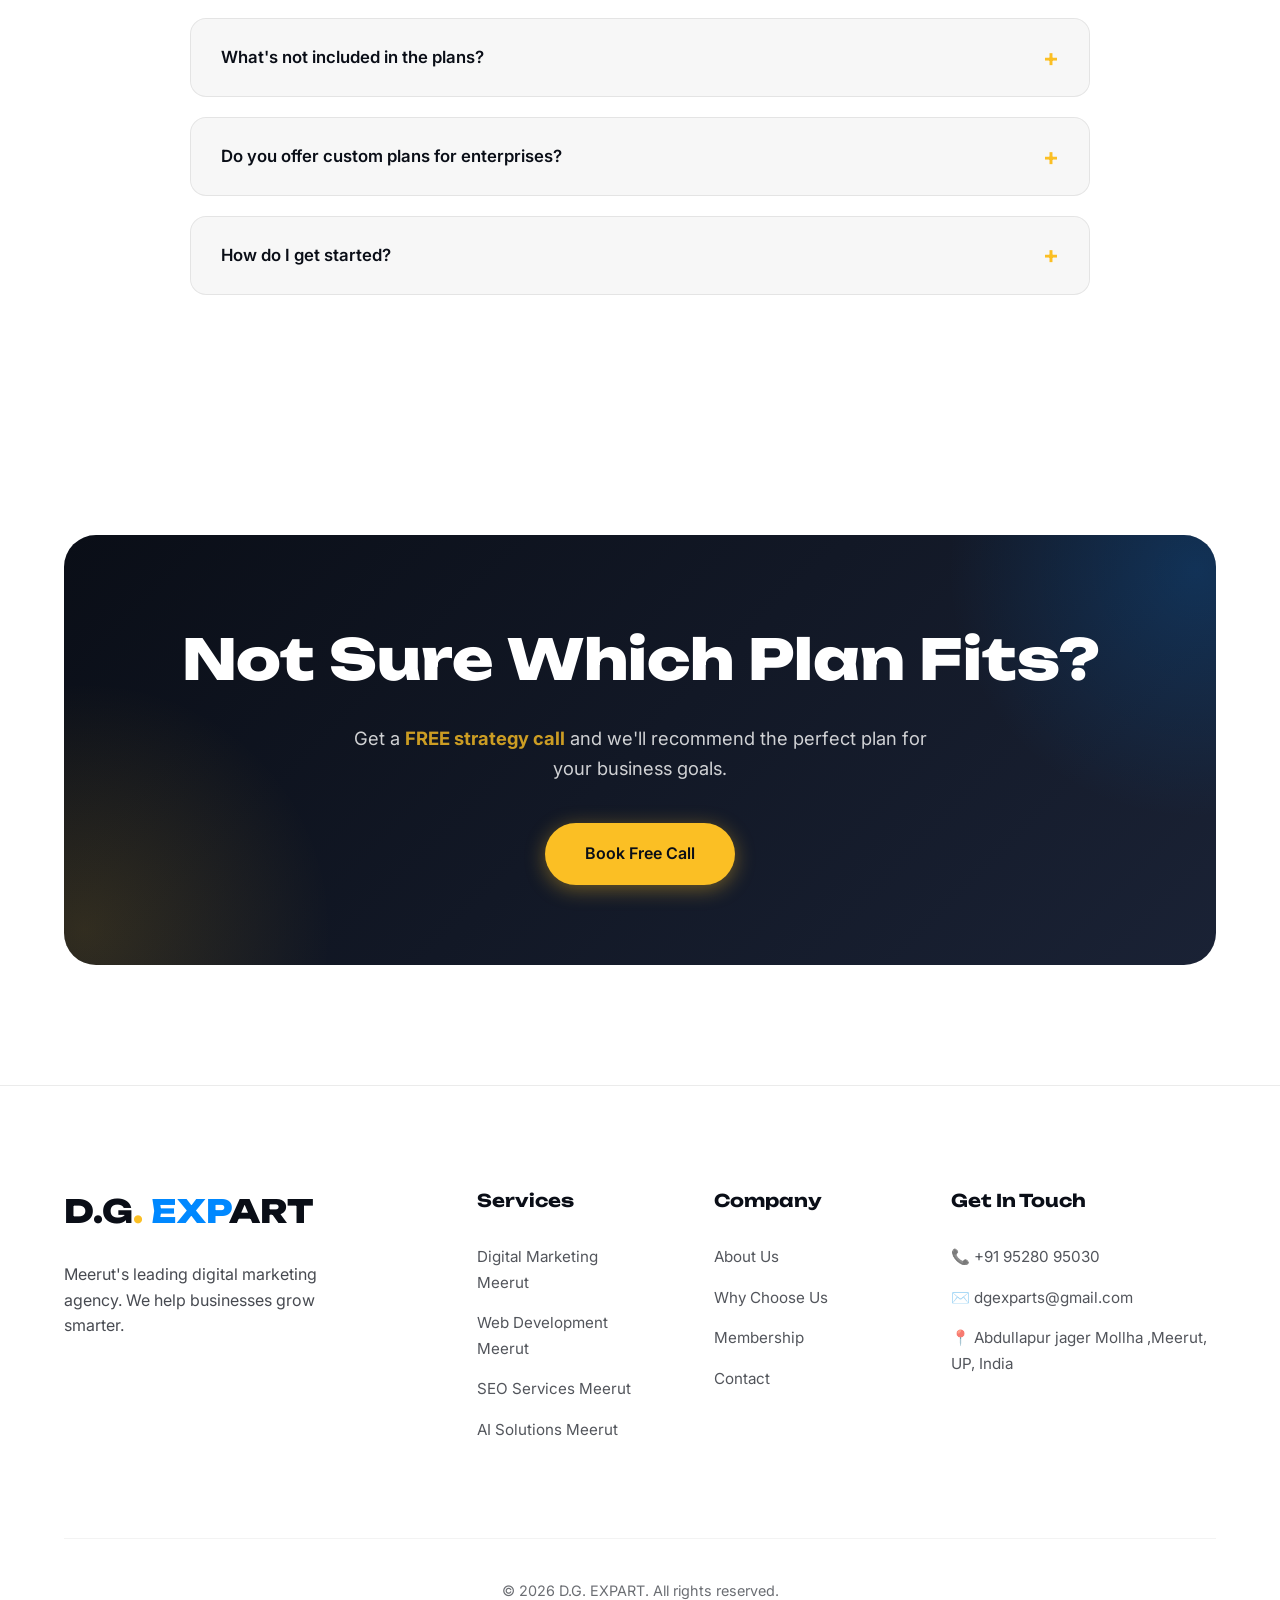
<file: membership.html>
<!DOCTYPE html>
<html lang="en">
<head>
  <meta charset="UTF-8">
  <meta name="viewport" content="width=device-width, initial-scale=1.0, viewport-fit=cover">
  <title>Membership Plans | D.G. EXPART - Best Digital Marketing Agency in Meerut</title>
  <meta name="description" content="Choose your D.G. EXPART membership plan. Flexible pricing tiers for Meerut businesses: Starter, Growth, and Elite. Grow your business at every stage.">
  <meta name="keywords" content="Digital Marketing Membership Meerut, Marketing Plans Meerut, D.G. EXPART Pricing">
  <meta name="robots" content="index, follow">
  <link rel="canonical" href="https://www.dgexpart.com/membership.html">
  <link rel="icon" href="logo.png">

  <link rel="preconnect" href="https://fonts.googleapis.com">
  <link rel="preconnect" href="https://fonts.gstatic.com" crossorigin>
  <link href="https://fonts.googleapis.com/css2?family=Inter:wght@300;400;500;600;700;800;900&family=Unbounded:wght@500;600;700;800;900&display=swap" rel="stylesheet">

  <style>
    /* ============================================ */
    /* === SHARED CSS - SAME AS HOME === */
    /* ============================================ */
    :root {
      --bg-color: #ffffff;
      --text-color: #0a0e17;
      --text-secondary: #4a5568;
      --card-bg: rgba(0, 0, 0, 0.03);
      --card-border: rgba(0, 0, 0, 0.08);
      --accent-blue: #0088ff;
      --accent-gold: #fbbf24;
      --font-main: 'Inter', sans-serif;
      --font-heading: 'Unbounded', cursive;
      --transition: all 0.5s cubic-bezier(0.4, 0, 0.2, 1);
    }

    * { margin: 0; padding: 0; box-sizing: border-box; }
    html { scroll-behavior: smooth; -webkit-text-size-adjust: 100%; }
    body {
      font-family: var(--font-main);
      background-color: var(--bg-color);
      color: var(--text-color);
      line-height: 1.6;
      overflow-x: hidden;
      transition: background-color 1.2s ease, color 1.2s ease;
      cursor: none;
      padding-top: 110px;
    }
    a, button, input, textarea { cursor: none; }

    .container { max-width: 1200px; margin: 0 auto; padding: 0 24px; }
    .section-padding { padding: 120px 0; }
    .text-center { text-align: center; }
    .text-blue { color: var(--accent-blue); }
    .text-gold { color: var(--accent-gold); }
    .section-header { margin-bottom: 80px; }
    .section-header h2 {
      font-family: var(--font-heading);
      font-size: clamp(2.2rem, 5vw, 3.5rem);
      font-weight: 800;
      margin-bottom: 20px;
      line-height: 1.1;
      letter-spacing: -1px;
    }
    .section-header p {
      font-size: 1.15rem;
      max-width: 650px;
      margin: 0 auto;
      opacity: 0.8;
    }

    /* CUSTOM CURSOR */
    .cursor-dot {
      width: 10px; height: 10px;
      background: var(--accent-gold);
      border-radius: 50%;
      position: fixed; pointer-events: none; z-index: 9999;
      transform: translate(-50%, -50%);
      transition: width 0.3s ease, height 0.3s ease, background-color 0.3s ease;
      mix-blend-mode: difference;
    }
    .cursor-dot.hover {
      width: 40px; height: 40px;
      background: var(--accent-blue);
    }

    /* PRELOADER */
    .preloader {
      position: fixed; top: 0; left: 0; width: 100%; height: 100%;
      background: #0a0e17; z-index: 10000;
      display: flex; justify-content: center; align-items: center;
      flex-direction: column; gap: 20px;
      transition: opacity 0.8s ease, visibility 0.8s ease;
    }
    .preloader.hidden { opacity: 0; visibility: hidden; }
    .preloader-logo {
      font-family: var(--font-heading); font-size: 2.5rem; font-weight: 800; color: white;
      animation: pulse 1.5s infinite;
    }
    .preloader-bar {
      width: 200px; height: 3px; background: rgba(255,255,255,0.1);
      border-radius: 10px; overflow: hidden;
    }
    .preloader-bar-fill {
      height: 100%; width: 0%; background: linear-gradient(90deg, var(--accent-blue), var(--accent-gold));
      animation: load 2s ease-in-out forwards;
    }

    /* BUTTONS */
    .btn {
      display: inline-flex; align-items: center; justify-content: center;
      padding: 18px 40px; border-radius: 50px;
      font-weight: 600; font-size: 1rem;
      text-decoration: none; transition: var(--transition);
      cursor: none; border: none; gap: 10px;
    }
    .btn-gold { background: var(--accent-gold); color: #0a0e17; box-shadow: 0 4px 20px rgba(251, 191, 36, 0.4); }
    .btn-gold:hover { transform: translateY(-3px) scale(1.05); box-shadow: 0 8px 30px rgba(251, 191, 36, 0.6); }
    .btn-outline { background: transparent; color: var(--text-color); border: 2px solid var(--text-color); }
    .btn-outline:hover { background: var(--text-color); color: var(--bg-color); transform: translateY(-3px) scale(1.02); }

    /* ============================================ */
    /* === FLOATING PILL HEADER (SAME AS HOME) === */
    /* ============================================ */
    .floating-header {
      position: fixed;
      top: 20px;
      left: 50%;
      transform: translateX(-50%);
      width: 90%;
      max-width: 1200px;
      z-index: 1000;
    }
    .header-inner {
      background: #0a0e17;
      border-radius: 50px;
      padding: 12px 24px;
      display: flex;
      justify-content: space-between;
      align-items: center;
      box-shadow: 0 10px 40px rgba(0, 0, 0, 0.15);
      gap: 20px;
    }
    .header-logo {
      font-family: var(--font-heading);
      font-size: 1.4rem;
      font-weight: 800;
      color: #ffffff;
      text-decoration: none;
      letter-spacing: -0.5px;
      display: inline-flex;
      align-items: center;
      flex-shrink: 0;
    }
    .header-logo .dg { color: #ffffff; }
    .header-logo .dot { color: var(--accent-gold); }
    .header-logo .space { display: inline-block; width: 6px; }
    .header-logo .exp { color: var(--accent-blue); }
    .header-logo .art { color: #ffffff; }

    .desktop-nav {
      display: flex;
      gap: 6px;
      list-style: none;
      align-items: center;
      margin-left: auto;
      margin-right: auto;
    }
    .desktop-nav li { position: relative; }
    .desktop-nav a {
      color: #ffffff;
      text-decoration: none;
      font-weight: 500;
      font-size: 0.9rem;
      transition: all 0.35s cubic-bezier(0.4, 0, 0.2, 1);
      white-space: nowrap;
      padding: 10px 18px;
      border-radius: 50px;
      position: relative;
      display: inline-flex;
      align-items: center;
      gap: 8px;
      opacity: 0.55;
      background: transparent;
    }
    .desktop-nav a::before {
      content: '';
      width: 6px;
      height: 6px;
      border-radius: 50%;
      background: var(--accent-gold);
      opacity: 0;
      transform: scale(0);
      transition: all 0.35s cubic-bezier(0.4, 0, 0.2, 1);
      flex-shrink: 0;
    }
    .desktop-nav a:hover {
      opacity: 1;
      color: #ffffff;
      background: rgba(255, 255, 255, 0.08);
      transform: translateY(-1px);
    }
    .desktop-nav a:hover::before { opacity: 1; transform: scale(1); }
    .desktop-nav a.active {
      opacity: 1;
      color: var(--accent-gold);
      background: rgba(251, 191, 36, 0.12);
    }
    .desktop-nav a.active::before { opacity: 1; transform: scale(1); background: var(--accent-gold); }
    .desktop-nav a.active:hover { color: var(--accent-gold); background: rgba(251, 191, 36, 0.18); }
    .desktop-nav a span { position: relative; z-index: 1; }

    .hamburger-btn {
      display: none;
      background: rgba(255, 255, 255, 0.1);
      border: none;
      border-radius: 50%;
      width: 44px;
      height: 44px;
      flex-direction: column;
      justify-content: center;
      align-items: center;
      gap: 5px;
      cursor: none;
      transition: var(--transition);
      flex-shrink: 0;
    }
    .hamburger-btn:hover { background: var(--accent-blue); transform: rotate(90deg); }
    .hamburger-btn span {
      width: 20px;
      height: 2px;
      background: white;
      border-radius: 2px;
      transition: var(--transition);
    }
    .hamburger-btn.active span:nth-child(1) { transform: translateY(7px) rotate(45deg); }
    .hamburger-btn.active span:nth-child(2) { opacity: 0; }
    .hamburger-btn.active span:nth-child(3) { transform: translateY(-7px) rotate(-45deg); }

    .menu-overlay {
      position: fixed;
      top: 0; left: 0;
      width: 100%; height: 100%;
      background: rgba(10, 14, 23, 0.98);
      backdrop-filter: blur(20px);
      -webkit-backdrop-filter: blur(20px);
      z-index: 999;
      display: flex;
      justify-content: center;
      align-items: center;
      opacity: 0;
      visibility: hidden;
      transition: opacity 0.5s ease, visibility 0.5s ease;
    }
    .menu-overlay.active { opacity: 1; visibility: visible; }
    .menu-content { text-align: center; padding: 40px; }
    .menu-content ul { list-style: none; display: flex; flex-direction: column; gap: 30px; }
    .menu-content ul li a {
      font-family: var(--font-heading);
      font-size: clamp(2rem, 6vw, 4rem);
      font-weight: 800;
      color: white;
      text-decoration: none;
      letter-spacing: -2px;
      opacity: 0.5;
      transition: var(--transition);
      display: inline-block;
    }
    .menu-content ul li a:hover,
    .menu-content ul li a.active { opacity: 1; color: var(--accent-gold); transform: translateX(20px); }

    /* ============================================ */
    /* === PAGE HERO (MEMBERSHIP) === */
    /* ============================================ */
    .page-hero {
      padding: 60px 0 80px;
      text-align: center;
      position: relative;
      overflow: hidden;
    }
    .page-hero-badge {
      display: inline-block;
      font-family: var(--font-heading);
      font-size: 0.7rem;
      font-weight: 600;
      letter-spacing: 3px;
      text-transform: uppercase;
      color: var(--accent-blue);
      padding: 8px 20px;
      border-radius: 50px;
      border: 1px solid rgba(0, 136, 255, 0.3);
      margin-bottom: 25px;
      background: rgba(0, 136, 255, 0.05);
      animation: pulse 3s infinite;
    }
    .page-hero h1 {
      font-family: var(--font-heading);
      font-size: clamp(2.5rem, 7vw, 5.5rem);
      font-weight: 900;
      line-height: 1;
      letter-spacing: -3px;
      margin-bottom: 25px;
      display: flex;
      flex-direction: column;
      gap: 5px;
      align-items: center;
    }
    .page-hero h1 .line-bold { color: var(--text-color); display: block; }
    .page-hero h1 .line-outline {
      color: transparent;
      -webkit-text-stroke: 3px var(--text-color);
      display: block;
    }
    .page-hero h1 .line-gradient {
      background: linear-gradient(135deg, #ff6b00, #ff4500);
      -webkit-background-clip: text;
      background-clip: text;
      -webkit-text-fill-color: transparent;
      display: block;
    }
    .page-hero h1 .highlight-blue { color: var(--accent-blue); }
    .page-hero p {
      font-size: 1.15rem;
      max-width: 650px;
      margin: 0 auto;
      opacity: 0.8;
      color: var(--text-secondary);
    }
    .page-hero p strong { color: var(--text-color); font-weight: 700; }

    /* ============================================ */
    /* === PRICING PLANS === */
    /* ============================================ */
    .pricing-grid {
      display: grid;
      grid-template-columns: repeat(auto-fit, minmax(320px, 1fr));
      gap: 30px;
      max-width: 1100px;
      margin: 0 auto;
    }
    .pricing-card {
      background: var(--card-bg);
      border: 2px solid var(--card-border);
      border-radius: 32px;
      padding: 50px 40px;
      position: relative;
      transition: var(--transition);
      backdrop-filter: blur(10px);
      -webkit-backdrop-filter: blur(10px);
    }
    .pricing-card:hover {
      transform: translateY(-12px);
      border-color: var(--accent-blue);
      box-shadow: 0 30px 60px rgba(0, 136, 255, 0.15);
    }
    .pricing-card.featured {
      border-color: var(--accent-gold);
      box-shadow: 0 30px 70px rgba(251, 191, 36, 0.25);
      transform: scale(1.03);
    }
    .pricing-card.featured:hover {
      transform: scale(1.03) translateY(-12px);
      border-color: var(--accent-gold);
      box-shadow: 0 40px 80px rgba(251, 191, 36, 0.35);
    }
    .featured-badge {
      position: absolute;
      top: -15px;
      left: 50%;
      transform: translateX(-50%);
      background: var(--accent-gold);
      color: #0a0e17;
      font-family: var(--font-heading);
      font-size: 0.7rem;
      font-weight: 700;
      padding: 8px 20px;
      border-radius: 50px;
      letter-spacing: 2px;
      text-transform: uppercase;
      white-space: nowrap;
      box-shadow: 0 8px 20px rgba(251, 191, 36, 0.4);
    }
    .pricing-card h3 {
      font-family: var(--font-heading);
      font-size: 1.6rem;
      font-weight: 800;
      margin-bottom: 10px;
      letter-spacing: -0.5px;
    }
    .pricing-card .plan-desc {
      font-size: 0.95rem;
      opacity: 0.7;
      margin-bottom: 25px;
      min-height: 45px;
    }
    .pricing-price {
      font-family: var(--font-heading);
      font-size: 3rem;
      font-weight: 900;
      line-height: 1;
      margin-bottom: 8px;
      letter-spacing: -2px;
    }
    .pricing-card.featured .pricing-price { color: var(--accent-gold); }
    .pricing-card:not(.featured) .pricing-price { color: var(--accent-blue); }
    .pricing-period {
      font-size: 0.85rem;
      opacity: 0.6;
      letter-spacing: 1px;
      text-transform: uppercase;
      margin-bottom: 35px;
      display: block;
    }
    .pricing-features {
      list-style: none;
      margin-bottom: 35px;
      padding-bottom: 35px;
      border-bottom: 1px solid var(--card-border);
    }
    .pricing-features li {
      display: flex;
      align-items: flex-start;
      gap: 12px;
      margin-bottom: 15px;
      font-size: 0.95rem;
      line-height: 1.5;
      opacity: 0.85;
    }
    .pricing-features li .check {
      color: #10b981;
      font-weight: 800;
      flex-shrink: 0;
      font-size: 1.1rem;
      line-height: 1.4;
    }
    .pricing-features li.disabled {
      opacity: 0.35;
      text-decoration: line-through;
    }
    .pricing-features li.disabled .check { color: #ef4444; }
    .pricing-card .btn { width: 100%; }

    /* ============================================ */
    /* === COMPARISON TABLE (UPDATED) === */
    /* ============================================ */
    .compare-table {
      width: 100%;
      border-collapse: collapse;
      background: var(--card-bg);
      border-radius: 24px;
      overflow: hidden;
      border: 1px solid var(--card-border);
      backdrop-filter: blur(10px);
      -webkit-backdrop-filter: blur(10px);
    }
    .compare-table th {
      background: rgba(10, 14, 23, 0.05);
      padding: 25px 20px;
      text-align: left;
      font-family: var(--font-heading);
      font-size: 1rem;
      font-weight: 700;
      border-bottom: 2px solid var(--card-border);
      letter-spacing: -0.3px;
    }
    .compare-table th:first-child { border-right: 1px solid var(--card-border); }
    .compare-table td {
      padding: 20px;
      font-size: 0.95rem;
      border-bottom: 1px solid var(--card-border);
      opacity: 0.85;
    }
    .compare-table td:first-child { 
      font-weight: 600; 
      border-right: 1px solid var(--card-border);
      opacity: 1;
    }
    .compare-table tr:last-child td { border-bottom: none; }
    .compare-table td .yes { color: #10b981; font-weight: 800; font-size: 1.2rem; }
    .compare-table td .no { color: #ef4444; font-weight: 800; font-size: 1.2rem; }
    .compare-table tr:hover td { background: rgba(0, 136, 255, 0.03); }

    /* ============================================ */
    /* === FAQ SECTION === */
    /* ============================================ */
    .faq-grid {
      max-width: 900px;
      margin: 0 auto;
      display: flex;
      flex-direction: column;
      gap: 20px;
    }
    .faq-item {
      background: var(--card-bg);
      border: 1px solid var(--card-border);
      border-radius: 16px;
      padding: 0;
      transition: var(--transition);
      overflow: hidden;
      backdrop-filter: blur(10px);
    }
    .faq-item:hover { border-color: var(--accent-blue); }
    .faq-question {
      padding: 25px 30px;
      cursor: none;
      display: flex;
      justify-content: space-between;
      align-items: center;
      gap: 20px;
      font-weight: 600;
      font-size: 1.05rem;
      transition: var(--transition);
      user-select: none;
    }
    .faq-item.open .faq-question { color: var(--accent-blue); }
    .faq-toggle {
      font-size: 1.5rem;
      font-weight: 700;
      color: var(--accent-gold);
      flex-shrink: 0;
      transition: transform 0.4s ease;
      line-height: 1;
    }
    .faq-item.open .faq-toggle { transform: rotate(45deg); }
    .faq-answer {
      max-height: 0;
      overflow: hidden;
      transition: max-height 0.4s ease, padding 0.4s ease;
      padding: 0 30px;
      opacity: 0.85;
      font-size: 0.95rem;
      line-height: 1.7;
    }
    .faq-item.open .faq-answer {
      max-height: 300px;
      padding: 0 30px 25px;
    }

    /* ============================================ */
    /* === CTA SECTION === */
    /* ============================================ */
    .cta-section {
      background: linear-gradient(135deg, #0a0e17, #1a2235);
      border-radius: 32px;
      padding: 80px 40px;
      text-align: center;
      position: relative;
      overflow: hidden;
      color: white;
    }
    .cta-section::before {
      content: '';
      position: absolute;
      top: -50%; right: -20%;
      width: 500px; height: 500px;
      background: radial-gradient(circle, rgba(0, 136, 255, 0.2) 0%, transparent 70%);
      border-radius: 50%;
    }
    .cta-section::after {
      content: '';
      position: absolute;
      bottom: -50%; left: -20%;
      width: 500px; height: 500px;
      background: radial-gradient(circle, rgba(251, 191, 36, 0.15) 0%, transparent 70%);
      border-radius: 50%;
    }
    .cta-section h2 {
      font-family: var(--font-heading);
      font-size: clamp(2rem, 5vw, 3.5rem);
      font-weight: 800;
      margin-bottom: 20px;
      position: relative; z-index: 1;
      color: white;
    }
    .cta-section p {
      font-size: 1.15rem;
      max-width: 600px;
      margin: 0 auto 40px;
      opacity: 0.8;
      position: relative; z-index: 1;
    }
    .cta-section .btn { position: relative; z-index: 1; }

    /* ============================================ */
    /* === FOOTER === */
    /* ============================================ */
    footer { padding: 100px 0 40px; border-top: 1px solid var(--card-border); }
    .footer-grid { display: grid; grid-template-columns: 2fr 1fr 1fr 1.5fr; gap: 60px; margin-bottom: 80px; }
    .footer-brand .logo { font-size: 2rem; margin-bottom: 25px; display: inline-block; font-family: var(--font-heading); font-weight: 800; text-decoration: none; color: var(--text-color); }
    .footer-brand .logo span { color: var(--accent-blue); }
    .footer-brand .logo .dot { color: var(--accent-gold); }
    .footer-brand p { font-size: 1rem; opacity: 0.75; max-width: 300px; }
    .footer-col h4 { font-family: var(--font-heading); font-size: 1.1rem; margin-bottom: 30px; font-weight: 700; }
    .footer-col ul { list-style: none; }
    .footer-col ul li { margin-bottom: 15px; }
    .footer-col ul li a { color: var(--text-color); text-decoration: none; transition: var(--transition); font-size: 0.95rem; opacity: 0.7; }
    .footer-col ul li a:hover { opacity: 1; color: var(--accent-blue); padding-left: 8px; }
    .footer-bottom { text-align: center; padding-top: 40px; border-top: 1px solid var(--card-border); font-size: 0.9rem; opacity: 0.6; }

    /* ============================================ */
    /* === MOBILE BOTTOM NAV === */
    /* ============================================ */
    .bottom-nav {
      display: none; position: fixed; bottom: 0; left: 0; width: 100%;
      background: var(--bg-color); border-top: 1px solid var(--card-border);
      box-shadow: 0 -10px 30px rgba(0,0,0,0.1); z-index: 2000;
      padding: 8px 0; transition: var(--transition);
      backdrop-filter: blur(20px);
    }
    .bottom-nav.dark-mode { background: rgba(10, 14, 23, 0.95); border-top-color: rgba(255,255,255,0.1); }
    .bottom-nav ul { display: flex; justify-content: space-around; align-items: center; list-style: none; padding: 0 10px; }
    .bottom-nav li { flex: 1; text-align: center; }
    .bottom-nav a {
      display: flex; flex-direction: column; align-items: center; justify-content: center;
      gap: 4px; text-decoration: none; color: var(--text-color);
      opacity: 0.5; transition: var(--transition); padding: 8px 0; position: relative;
    }
    .bottom-nav a:hover, .bottom-nav a.active { opacity: 1; color: var(--accent-blue); }
    .bottom-nav a .nav-icon {
      width: 24px; height: 24px;
      stroke: currentColor; fill: none; stroke-width: 2;
      stroke-linecap: round; stroke-linejoin: round;
      transition: var(--transition);
    }
    .bottom-nav a.active .nav-icon { stroke: var(--accent-blue); transform: scale(1.1); }
    .bottom-nav a .nav-label { font-size: 0.65rem; font-weight: 600; text-transform: uppercase; letter-spacing: 0.5px; }
    .bottom-nav a.active::before {
      content: ''; position: absolute; top: -8px; left: 50%;
      transform: translateX(-50%); width: 30px; height: 3px;
      background: var(--accent-gold); border-radius: 0 0 3px 3px;
    }

    /* ANIMATIONS */
    @keyframes pulse { 0%, 100% { box-shadow: 0 0 0 0 rgba(0, 136, 255, 0.4); } 50% { box-shadow: 0 0 0 15px rgba(0, 136, 255, 0); } }
    @keyframes load { 0% { width: 0%; } 100% { width: 100%; } }
    .reveal { opacity: 0; transform: translateY(60px); transition: opacity 1s ease, transform 1s ease; }
    .reveal.visible { opacity: 1; transform: translateY(0); }
    .reveal-left { opacity: 0; transform: translateX(-80px); transition: opacity 1s ease, transform 1s ease; }
    .reveal-left.visible { opacity: 1; transform: translateX(0); }
    .reveal-right { opacity: 0; transform: translateX(80px); transition: opacity 1s ease, transform 1s ease; }
    .reveal-right.visible { opacity: 1; transform: translateX(0); }

    /* RESPONSIVE */
    @media (max-width: 992px) {
      .page-hero h1 { align-items: center; }
      .desktop-nav { display: none; }
      .footer-grid { grid-template-columns: 1fr 1fr; gap: 40px; }
      .pricing-grid { grid-template-columns: repeat(auto-fit, minmax(280px, 1fr)); gap: 25px; }
      .pricing-card { padding: 40px 30px; }
      .pricing-card.featured { transform: scale(1); }
      .pricing-card.featured:hover { transform: translateY(-12px); }
      .compare-table { display: block; overflow-x: auto; white-space: nowrap; }
    }
    @media (max-width: 768px) {
      body { padding-top: 85px; padding-bottom: 85px; }
      .floating-header { top: 12px; width: 94%; }
      .header-inner { padding: 10px 18px; gap: 10px; }
      .header-logo { font-size: 1.1rem; }
      .hamburger-btn { display: flex; width: 40px; height: 40px; }
      .hamburger-btn span { width: 18px; }
      .page-hero { padding: 30px 0 50px; }
      .page-hero h1 { font-size: clamp(2rem, 10vw, 3rem); letter-spacing: -1.5px; gap: 3px; margin-bottom: 20px; }
      .page-hero h1 .line-outline { -webkit-text-stroke: 1.5px var(--text-color); }
      .page-hero p { font-size: 0.95rem; padding: 0 10px; }
      .section-padding { padding: 60px 0; }
      .section-header { margin-bottom: 45px; }
      .section-header h2 { font-size: 1.8rem; }
      .section-header p { font-size: 1rem; }
      .cursor-dot { display: none; }
      body { cursor: auto; }
      a, button { cursor: pointer; }
      .pricing-grid { grid-template-columns: 1fr; gap: 30px; }
      .pricing-card { padding: 40px 25px; }
      .pricing-card.featured { transform: scale(1); }
      .pricing-card.featured:hover { transform: translateY(-12px); }
      .pricing-price { font-size: 2.5rem; }
      .pricing-card h3 { font-size: 1.4rem; }
      .compare-table { font-size: 0.85rem; }
      .compare-table th, .compare-table td { padding: 15px 12px; }
      .compare-table th { font-size: 0.85rem; }
      .faq-question { padding: 20px 22px; font-size: 0.95rem; }
      .faq-answer { padding: 0 22px; font-size: 0.9rem; }
      .faq-item.open .faq-answer { padding: 0 22px 20px; }
      .cta-section { padding: 50px 25px; border-radius: 24px; }
      .cta-section h2 { font-size: 1.8rem; }
      .cta-section p { font-size: 1rem; margin-bottom: 30px; }
      .footer-grid { grid-template-columns: 1fr; text-align: center; gap: 35px; margin-bottom: 45px; }
      .footer-brand p { margin: 0 auto; }
      .footer-col h4 { margin-bottom: 20px; font-size: 1rem; }
      .footer-col ul li { margin-bottom: 12px; }
      .footer-col ul li a:hover { padding-left: 0; }
      footer { padding: 60px 0 30px; }
      .bottom-nav { display: block; padding: 6px 0; padding-bottom: calc(6px + env(safe-area-inset-bottom)); }
      .bottom-nav a { padding: 6px 0; gap: 3px; }
      .bottom-nav a .nav-icon { width: 22px; height: 22px; }
      .bottom-nav a .nav-label { font-size: 0.58rem; letter-spacing: 0.3px; }
      .bottom-nav a.active::before { top: -6px; width: 25px; height: 2px; }
    }
    @media (max-width: 380px) {
      .header-logo { font-size: 1rem; }
      .page-hero h1 { font-size: 1.8rem; }
      .bottom-nav a .nav-label { font-size: 0.55rem; }
      .bottom-nav a .nav-icon { width: 20px; height: 20px; }
    }
  </style>
</head>
<body>

  <div class="cursor-dot" id="cursorDot"></div>

  <div class="preloader" id="preloader">
    <div class="preloader-logo">D.G<span style="color: var(--accent-gold)">.</span> <span style="color: var(--accent-blue)">EXP</span>ART</div>
    <div class="preloader-bar"><div class="preloader-bar-fill"></div></div>
  </div>

  <!-- ============================================ -->
  <!-- === HEADER (SAME AS HOME) === -->
  <!-- ============================================ -->
  <header class="floating-header" id="header">
    <div class="header-inner">
      <a href="index.html" class="header-logo">
        <span class="dg">D.G</span><span class="dot">.</span><span class="space">&nbsp;</span><span class="exp">EXP</span><span class="art">ART</span>
      </a>
      
      <ul class="desktop-nav">
        <li><a href="index.html"><span>Home</span></a></li>
        <li><a href="services.html"><span>Services</span></a></li>
        <li><a href="about.html"><span>About</span></a></li>
        <li><a href="price.html"><span>Price</span></a></li>
        <li><a href="offer.html"><span>Offer</span></a></li>
        <li><a href="membership.html" class="active"><span>Membership</span></a></li>
        <li><a href="contact.html"><span>Contact</span></a></li>
      </ul>
      
      <button class="hamburger-btn" id="hamburgerBtn" aria-label="Menu">
        <span></span>
        <span></span>
        <span></span>
      </button>
    </div>
  </header>

  <!-- SLIDING MENU -->
  <div class="menu-overlay" id="menuOverlay">
    <div class="menu-content">
      <ul>
        <li><a href="home.html">Home</a></li>
        <li><a href="services.html">Services</a></li>
        <li><a href="about.html">About</a></li>
        <li><a href="membership.html" class="active">Membership</a></li>
        <li><a href="contact.html">Contact</a></li>
      </ul>
    </div>
  </div>

  <!-- PAGE HERO -->
  <section class="page-hero" id="hero">
    <div class="container">
      <div class="page-hero-badge reveal">Flexible Pricing · Real Growth</div>
      <h1 class="reveal">
        <span class="line-bold">CHOOSE YOUR</span>
        <span class="line-outline">GROWTH</span>
        <span class="line-gradient">PLAN</span>
        <span class="line-bold">TODAY<span class="highlight-blue">.</span></span>
      </h1>
      <p class="reveal">
        Flexible membership plans designed to grow your business at every stage — <strong>from startup to enterprise.</strong>
      </p>
    </div>
  </section>

  <!-- PRICING PLANS -->
  <section class="section-padding" id="pricing">
    <div class="container">
      <div class="pricing-grid">
        
        <!-- PLAN 1: STARTER -->
        <div class="pricing-card reveal">
          <h3>Starter</h3>
          <p class="plan-desc">Perfect for small businesses just getting started online.</p>
          <div class="pricing-price">₹399</div>
          <span class="pricing-period">only first week</span>
          <ul class="pricing-features">
            <li><span class="check">✓</span> Google Business Profile ka basic check</li>
            <li><span class="check">✓</span> 4 social media post designs/week</li>
            <li><span class="check">✓</span> WhatsApp par basic guidance</li>
            <li><span class="check">✓</span> week ke end mein short progress repots.</li>
            <li class="disabled"><span class="check">✗</span> Paid Ads Management</li>
            <li class="disabled"><span class="check">✗</span> Dedicated Account Manager</li>
          </ul>
          <a href="contact.html" class="btn btn-outline">Get Started</a>
        </div>

        <!-- PLAN 2: GROWTH (FEATURED) -->
        <div class="pricing-card featured reveal">
          <div class="featured-badge">Most Popular</div>
          <h3>Growth</h3>
          <p class="plan-desc">Best for growing businesses ready to scale their reach.</p>
          <div class="pricing-price">₹599</div>
          <span class="pricing-period">Per Month</span>
          <ul class="pricing-features">
            <li><span class="check">✓</span> 8 Social Media Post Designs / Month</li>
            <li><span class="check">✓</span> 2 short reel edits, client ke footege se</li>
            <li><span class="check">✓</span> Google Business Profile Updates.</li>
            <li><span class="check">✓</span> Basic Monthly Perfomance Reports</li>
            <li><span class="check">✓</span> Email Support</li>
          </ul>
          <a href="contact.html" class="btn btn-gold">Get Started</a>
        </div>

        <!-- PLAN 3: ELITE -->
        <div class="pricing-card reveal">
          <h3>Elite</h3>
          <p class="plan-desc">Full-service solution for established businesses & enterprises.</p>
          <div class="pricing-price">₹999</div>
          <span class="pricing-period">Per Month</span>
          <ul class="pricing-features">
            <li><span class="check">✓</span> 12 Social Media Post Designs / Month</li>
            <li><span class="check">✓</span> 4 Shorts reel Edits clint ke footage se</li>
            <li><span class="check">✓</span> Google Business Profile Upates</li>
            <li><span class="check">✓</span> Basic SEO/GEO/AEO </li>
            <li><span class="check">✓</span> Local visibility recommendations</li>
            <li><span class="check">✓</span> One Page Website</li>
            <li><span class="check">✓</span> Weekly Reporting & Strategy Calls</li>
          </ul>
          <a href="contact.html" class="btn btn-outline">Get Started</a>
        </div>

      </div>
    </div>
  </section>

  <!-- COMPARISON TABLE (UPDATED AS PER NEW PLANS) -->
  <section class="section-padding" id="compare" style="padding-top: 0;">
    <div class="container">
      <div class="section-header text-center reveal">
        <h2>Compare <span class="text-gold">All Plans</span></h2>
        <p>See exactly what's included in each membership tier.</p>
      </div>
      <table class="compare-table reveal">
        <thead>
          <tr>
            <th>Features</th>
            <th>Starter</th>
            <th>Growth</th>
            <th>Elite</th>
          </tr>
        </thead>
        <tbody>
          <tr>
            <td>Social Media Platforms</td>
            <td>2</td>
            <td>4</td>
            <td>Unlimited</td>
          </tr>
          <tr>
            <td>Posts Per Week</td>
            <td>5</td>
            <td>10</td>
            <td>20+</td>
          </tr>
          <tr>
            <td>SEO Services</td>
            <td>Basic</td>
            <td>Advanced</td>
            <td>Premium</td>
          </tr>
          <tr>
            <td>Google Ads Management</td>
            <td><span class="no">✗</span></td>
            <td><span class="yes">✓</span></td>
            <td><span class="yes">✓</span></td>
          </tr>
          <tr>
            <td>Meta Ads Management</td>
            <td><span class="no">✗</span></td>
            <td><span class="yes">✓</span></td>
            <td><span class="yes">✓</span></td>
          </tr>
          <tr>
            <td>AI Chatbot</td>
            <td><span class="no">✗</span></td>
            <td><span class="no">✗</span></td>
            <td><span class="yes">✓</span></td>
          </tr>
          <tr>
            <td>Website Maintenance</td>
            <td><span class="no">✗</span></td>
            <td><span class="no">✗</span></td>
            <td><span class="yes">✓</span></td>
          </tr>
          <tr>
            <td>Dedicated Manager</td>
            <td><span class="no">✗</span></td>
            <td><span class="no">✗</span></td>
            <td><span class="yes">✓</span></td>
          </tr>
          <tr>
            <td>Reporting Frequency</td>
            <td>Monthly</td>
            <td>Bi-Weekly</td>
            <td>Weekly</td>
          </tr>
        </tbody>
      </table>
    </div>
  </section>

  <!-- FAQ SECTION -->
  <section class="section-padding" id="faq" style="padding-top: 0;">
    <div class="container">
      <div class="section-header text-center reveal">
        <h2>Membership <span class="text-blue">FAQs</span></h2>
        <p>Everything you need to know about our plans.</p>
      </div>
      <div class="faq-grid">
        <div class="faq-item reveal">
          <div class="faq-question">
            <span>Can I switch my plan later?</span>
            <span class="faq-toggle">+</span>
          </div>
          <div class="faq-answer">Yes, absolutely! You can upgrade or downgrade your membership plan at any time. Changes take effect from the next billing cycle.</div>
        </div>
        <div class="faq-item reveal">
          <div class="faq-question">
            <span>Is there a long-term contract?</span>
            <span class="faq-toggle">+</span>
          </div>
          <div class="faq-answer">No long-term contracts required. All plans are month-to-month and you can cancel anytime with 15 days' notice.</div>
        </div>
        <div class="faq-item reveal">
          <div class="faq-question">
            <span>What's not included in the plans?</span>
            <span class="faq-toggle">+</span>
          </div>
          <div class="faq-answer">Ad spend budget is separate from our service fee. Things like Google Ads, Meta Ads budgets, domain purchase, and premium tools/subscriptions are charged separately at cost.</div>
        </div>
        <div class="faq-item reveal">
          <div class="faq-question">
            <span>Do you offer custom plans for enterprises?</span>
            <span class="faq-toggle">+</span>
          </div>
          <div class="faq-answer">Yes! For businesses with unique needs, we build custom packages. Contact us for a free strategy call to discuss your specific requirements.</div>
        </div>
        <div class="faq-item reveal">
          <div class="faq-question">
            <span>How do I get started?</span>
            <span class="faq-toggle">+</span>
          </div>
          <div class="faq-answer">Simply click "Get Started" on any plan, or contact us for a free consultation. We'll understand your goals, recommend the best plan, and get you onboarded within 48 hours.</div>
        </div>
      </div>
    </div>
  </section>

  <!-- CTA -->
  <section class="section-padding" id="cta">
    <div class="container">
      <div class="cta-section reveal">
        <h2>Not Sure Which Plan Fits?</h2>
        <p>Get a <strong style="color: var(--accent-gold);">FREE strategy call</strong> and we'll recommend the perfect plan for your business goals.</p>
        <a href="contact.html" class="btn btn-gold">Book Free Call</a>
      </div>
    </div>
  </section>

  <!-- FOOTER -->
  <footer>
    <div class="container">
      <div class="footer-grid">
        <div class="footer-brand">
          <a href="index.html" class="logo">D.G<span class="dot">.</span> <span>EXP</span>ART</a>
          <p>Meerut's leading digital marketing agency. We help businesses grow smarter.</p>
        </div>
        <div class="footer-col">
          <h4>Services</h4>
          <ul>
            <li><a href="services.html">Digital Marketing Meerut</a></li>
            <li><a href="services.html">Web Development Meerut</a></li>
            <li><a href="services.html">SEO Services Meerut</a></li>
            <li><a href="services.html">AI Solutions Meerut</a></li>
          </ul>
        </div>
        <div class="footer-col">
          <h4>Company</h4>
          <ul>
            <li><a href="about.html">About Us</a></li>
            <li><a href="about.html">Why Choose Us</a></li>
            <li><a href="membership.html">Membership</a></li>
            <li><a href="contact.html">Contact</a></li>
          </ul>
        </div>
        <div class="footer-col">
          <h4>Get In Touch</h4>
          <ul>
            <li><a href="tel:+919876543210">📞 +91 95280 95030</a></li>
            <li><a href="mailto:dgexparts@gmail.com">✉️ dgexparts@gmail.com</a></li>
            <li><a href="contact.html">📍  Abdullapur jager Mollha ,Meerut, UP, India</a></li>
          </ul>
        </div>
      </div>
      <div class="footer-bottom">&copy; 2026 D.G. EXPART. All rights reserved.</div>
    </div>
  </footer>

  <!-- MOBILE BOTTOM NAV -->
  <nav class="bottom-nav" id="bottomNav">
    <ul>
      <li><a href="home.html">
        <svg class="nav-icon" viewBox="0 0 24 24"><path d="M3 9l9-7 9 7v11a2 2 0 0 1-2 2H5a2 2 0 0 1-2-2z"></path><polyline points="9 22 9 12 15 12 15 22"></polyline></svg>
        <span class="nav-label">Home</span>
      </a></li>
      <li><a href="services.html">
        <svg class="nav-icon" viewBox="0 0 24 24"><rect x="2" y="3" width="20" height="14" rx="2" ry="2"></rect><line x1="8" y1="21" x2="16" y2="21"></line><line x1="12" y1="17" x2="12" y2="21"></line></svg>
        <span class="nav-label">Services</span>
      </a></li>
      <li><a href="membership.html" class="active">
        <svg class="nav-icon" viewBox="0 0 24 24"><polygon points="12 2 15.09 8.26 22 9.27 17 14.14 18.18 21.02 12 17.77 5.82 21.02 7 14.14 2 9.27 8.91 8.26 12 2"></polygon></svg>
        <span class="nav-label">Plans</span>
      </a></li>
      <li><a href="about.html">
        <svg class="nav-icon" viewBox="0 0 24 24"><path d="M20 21v-2a4 4 0 0 0-4-4H8a4 4 0 0 0-4 4v2"></path><circle cx="12" cy="7" r="4"></circle></svg>
        <span class="nav-label">About</span>
      </a></li>
      <li><a href="contact.html">
        <svg class="nav-icon" viewBox="0 0 24 24"><path d="M22 16.92v3a2 2 0 0 1-2.18 2 19.79 19.79 0 0 1-8.63-3.07 19.5 19.5 0 0 1-6-6 19.79 19.79 0 0 1-3.07-8.67A2 2 0 0 1 4.11 2h3a2 2 0 0 1 2 1.72 12.84 12.84 0 0 0 .7 2.81 2 2 0 0 1-.45 2.11L8.09 9.91a16 16 0 0 0 6 6l1.27-1.27a2 2 0 0 1 2.11-.45 12.84 12.84 0 0 0 2.81.7A2 2 0 0 1 22 16.92z"></path></svg>
        <span class="nav-label">Contact</span>
      </a></li>
    </ul>
  </nav>

  <script>
    // 1. PRELOADER
    window.addEventListener('load', () => {
      setTimeout(() => {
        const preloader = document.getElementById('preloader');
        if (preloader) preloader.classList.add('hidden');
      }, 1500);
    });

    // 2. CUSTOM CURSOR
    const cursorDot = document.getElementById('cursorDot');
    if (cursorDot && window.innerWidth > 768) {
      window.addEventListener('mousemove', (e) => {
        cursorDot.style.left = `${e.clientX}px`;
        cursorDot.style.top = `${e.clientY}px`;
      });
      document.querySelectorAll('a, button, .pricing-card, .faq-item, .cta-section, .hamburger-btn, .compare-table tr').forEach(el => {
        el.addEventListener('mouseenter', () => {
          cursorDot.classList.add('hover');
          cursorDot.style.background = 'var(--accent-blue)';
        });
        el.addEventListener('mouseleave', () => {
          cursorDot.classList.remove('hover');
          cursorDot.style.background = 'var(--accent-gold)';
        });
      });
    }

    // 3. HAMBURGER MENU
    const hamburgerBtn = document.getElementById('hamburgerBtn');
    const menuOverlay = document.getElementById('menuOverlay');
    if (hamburgerBtn && menuOverlay) {
      hamburgerBtn.addEventListener('click', () => {
        hamburgerBtn.classList.toggle('active');
        menuOverlay.classList.toggle('active');
        document.body.style.overflow = menuOverlay.classList.contains('active') ? 'hidden' : 'auto';
      });
      document.querySelectorAll('.menu-content a').forEach(link => {
        link.addEventListener('click', () => {
          hamburgerBtn.classList.remove('active');
          menuOverlay.classList.remove('active');
          document.body.style.overflow = 'auto';
        });
      });
    }

    // 4. SCROLL REVEAL
    const observerOptions = { threshold: 0.1, rootMargin: "0px 0px -50px 0px" };
    const observer = new IntersectionObserver((entries) => {
      entries.forEach(entry => {
        if (entry.isIntersecting) entry.target.classList.add('visible');
      });
    }, observerOptions);
    document.querySelectorAll('.reveal, .reveal-left, .reveal-right').forEach(el => observer.observe(el));

    // 5. FAQ ACCORDION
    document.querySelectorAll('.faq-item').forEach(item => {
      const question = item.querySelector('.faq-question');
      question.addEventListener('click', () => {
        const isOpen = item.classList.contains('open');
        // Close all others
        document.querySelectorAll('.faq-item').forEach(otherItem => {
          otherItem.classList.remove('open');
        });
        // Toggle current
        if (!isOpen) item.classList.add('open');
      });
    });

    // 6. DYNAMIC BACKGROUND COLORS
    const colorStops = [
      { scroll: 0,    bg: '#ffffff', text: '#0a0e17', card: 'rgba(0,0,0,0.03)', border: 'rgba(0,0,0,0.08)' },
      { scroll: 25,   bg: '#0a0e17', text: '#ffffff', card: 'rgba(255,255,255,0.03)', border: 'rgba(255,255,255,0.08)' },
      { scroll: 50,   bg: '#064e3b', text: '#ffffff', card: 'rgba(255,255,255,0.05)', border: 'rgba(255,255,255,0.1)' },
      { scroll: 75,   bg: '#7f1d1d', text: '#ffffff', card: 'rgba(255,255,255,0.05)', border: 'rgba(255,255,255,0.1)' }
    ];
    let currentColorIndex = 0;
    function updateColors() {
      const scrollTop = window.scrollY;
      const docHeight = document.documentElement.scrollHeight - window.innerHeight;
      const scrollPercent = (docHeight > 0) ? (scrollTop / docHeight) * 100 : 0;
      let targetIndex = 0;
      for (let i = 0; i < colorStops.length; i++) {
        if (scrollPercent >= colorStops[i].scroll) targetIndex = i;
      }
      if (targetIndex !== currentColorIndex) {
        currentColorIndex = targetIndex;
        const stop = colorStops[targetIndex];
        document.documentElement.style.setProperty('--bg-color', stop.bg);
        document.documentElement.style.setProperty('--text-color', stop.text);
        document.documentElement.style.setProperty('--card-bg', stop.card);
        document.documentElement.style.setProperty('--card-border', stop.border);
        const isDark = (targetIndex === 0);
        const bottomNav = document.getElementById('bottomNav');
        if (bottomNav) {
          if (isDark) bottomNav.classList.remove('dark-mode');
          else bottomNav.classList.add('dark-mode');
        }
      }
    }
    let tickingColor = false;
    window.addEventListener('scroll', () => {
      if (!tickingColor) {
        window.requestAnimationFrame(() => {
          updateColors();
          tickingColor = false;
        });
        tickingColor = true;
      }
    });
    updateColors();
  </script>

</body>
</html>
</file>
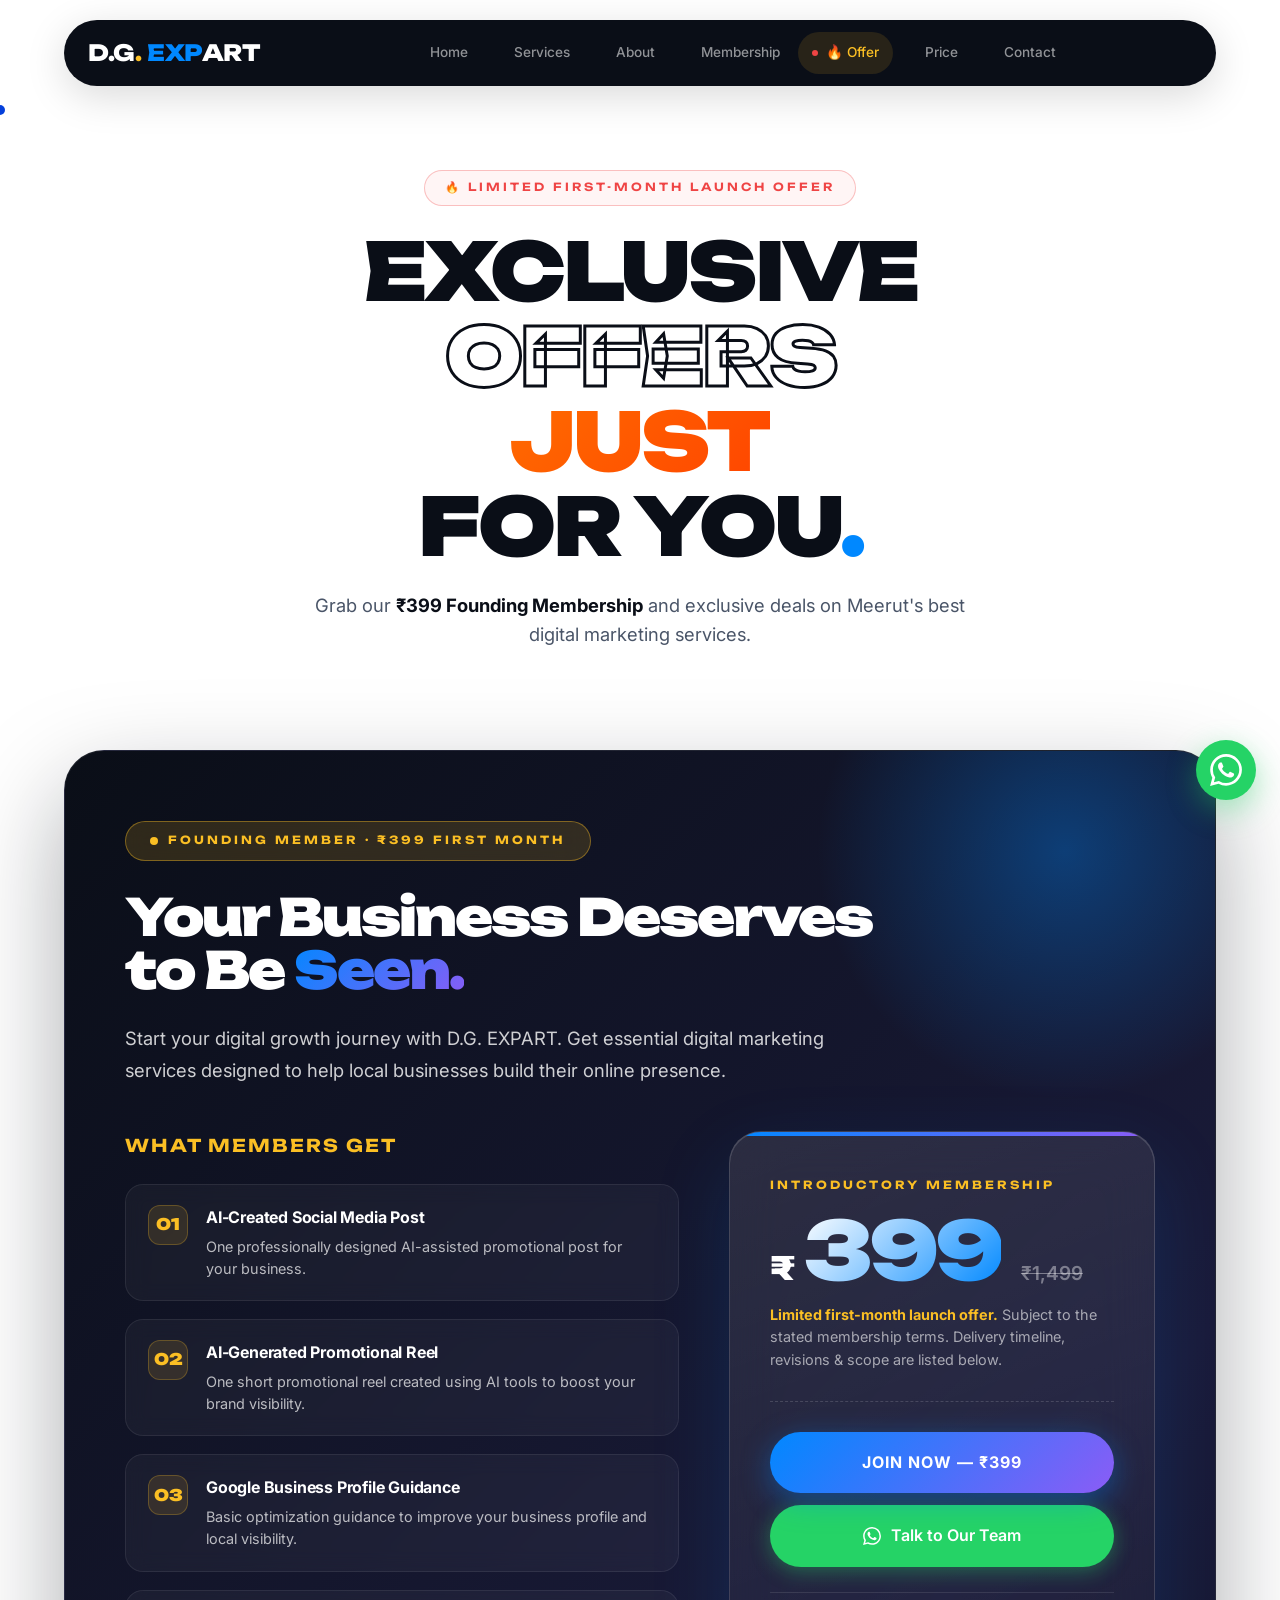
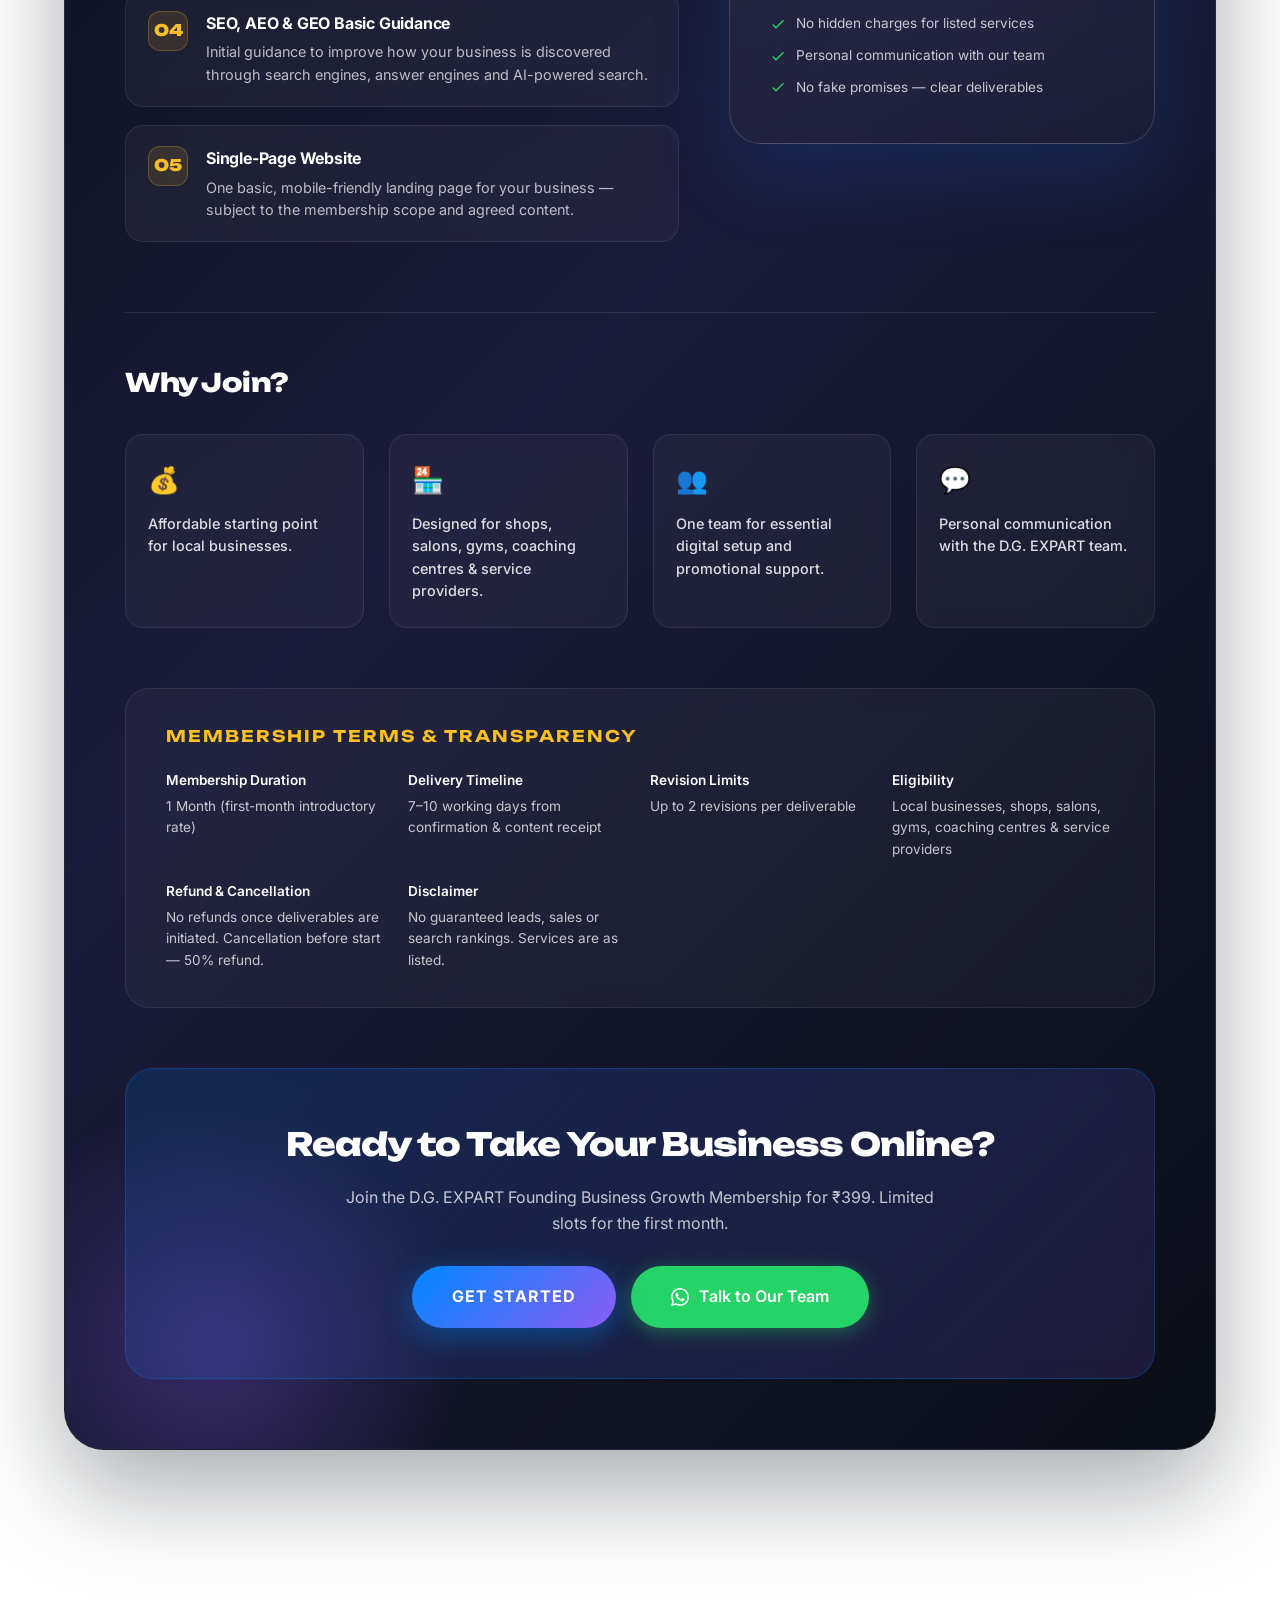
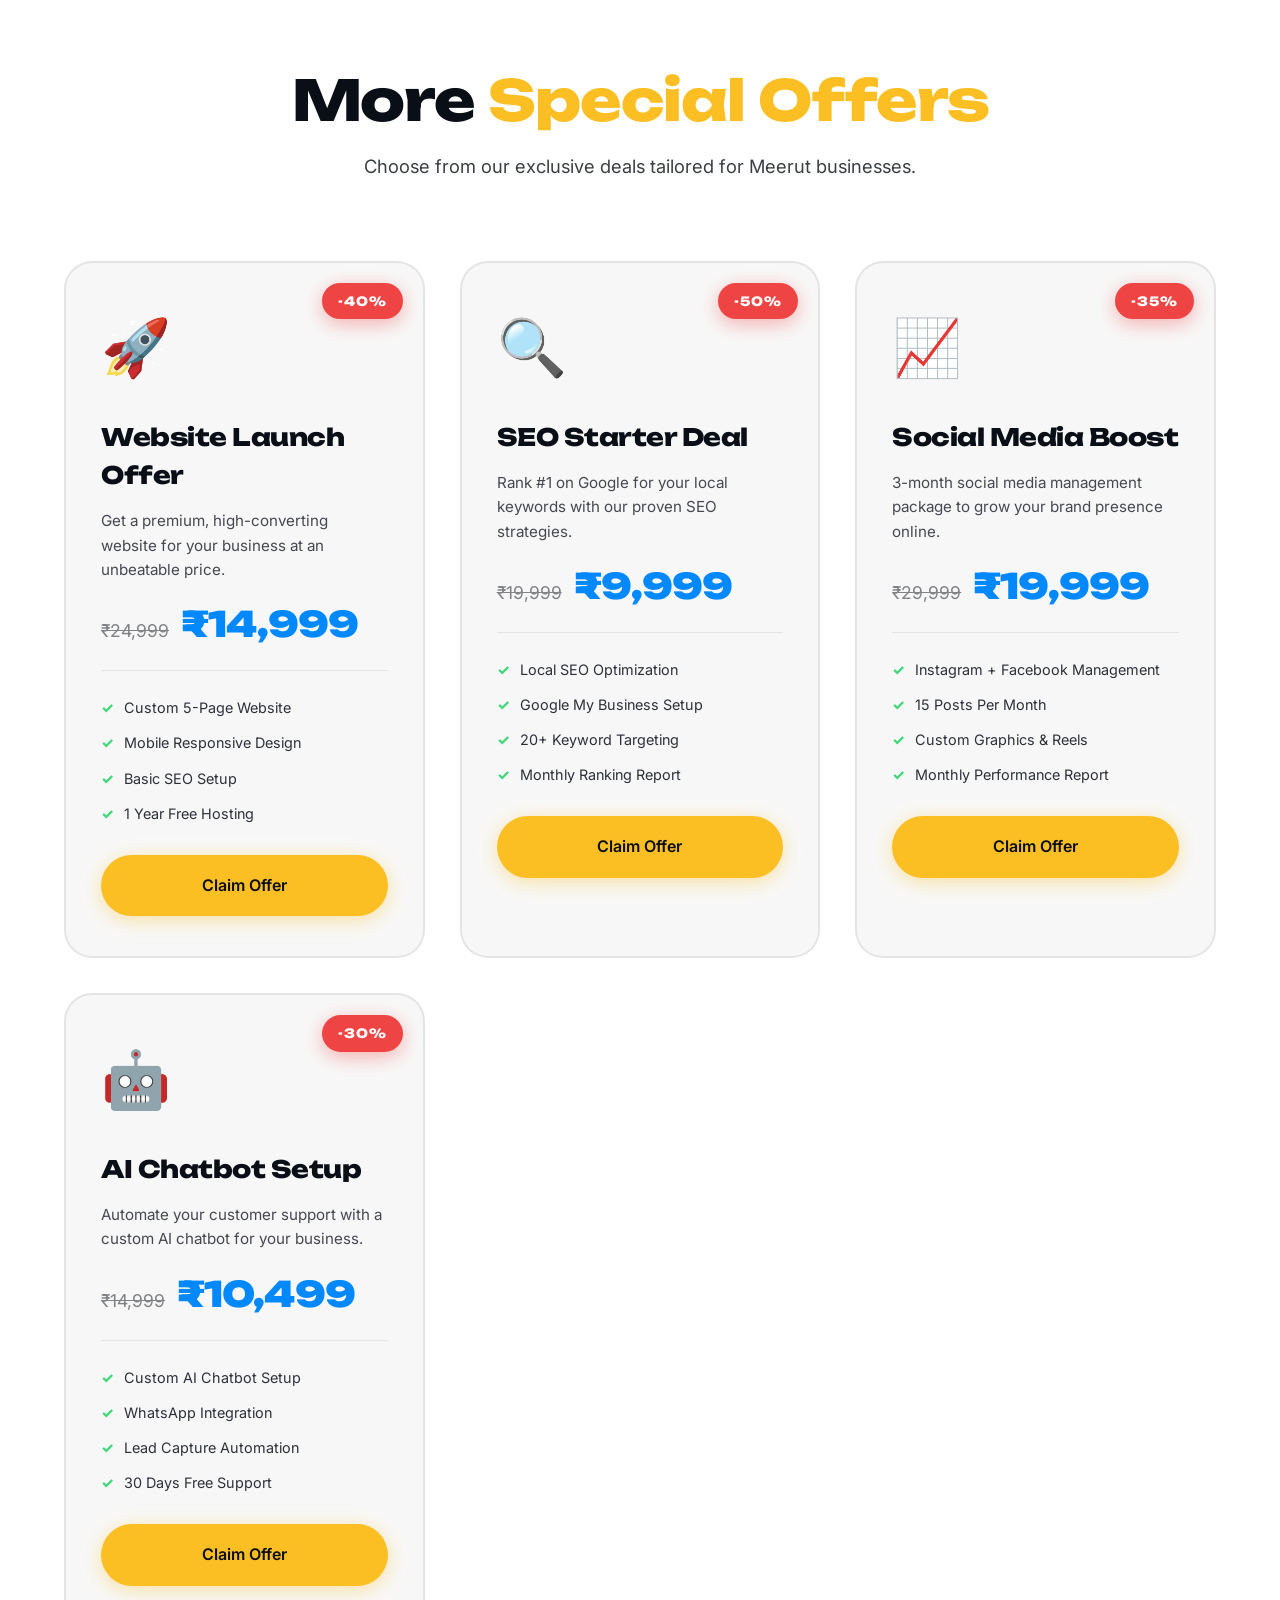
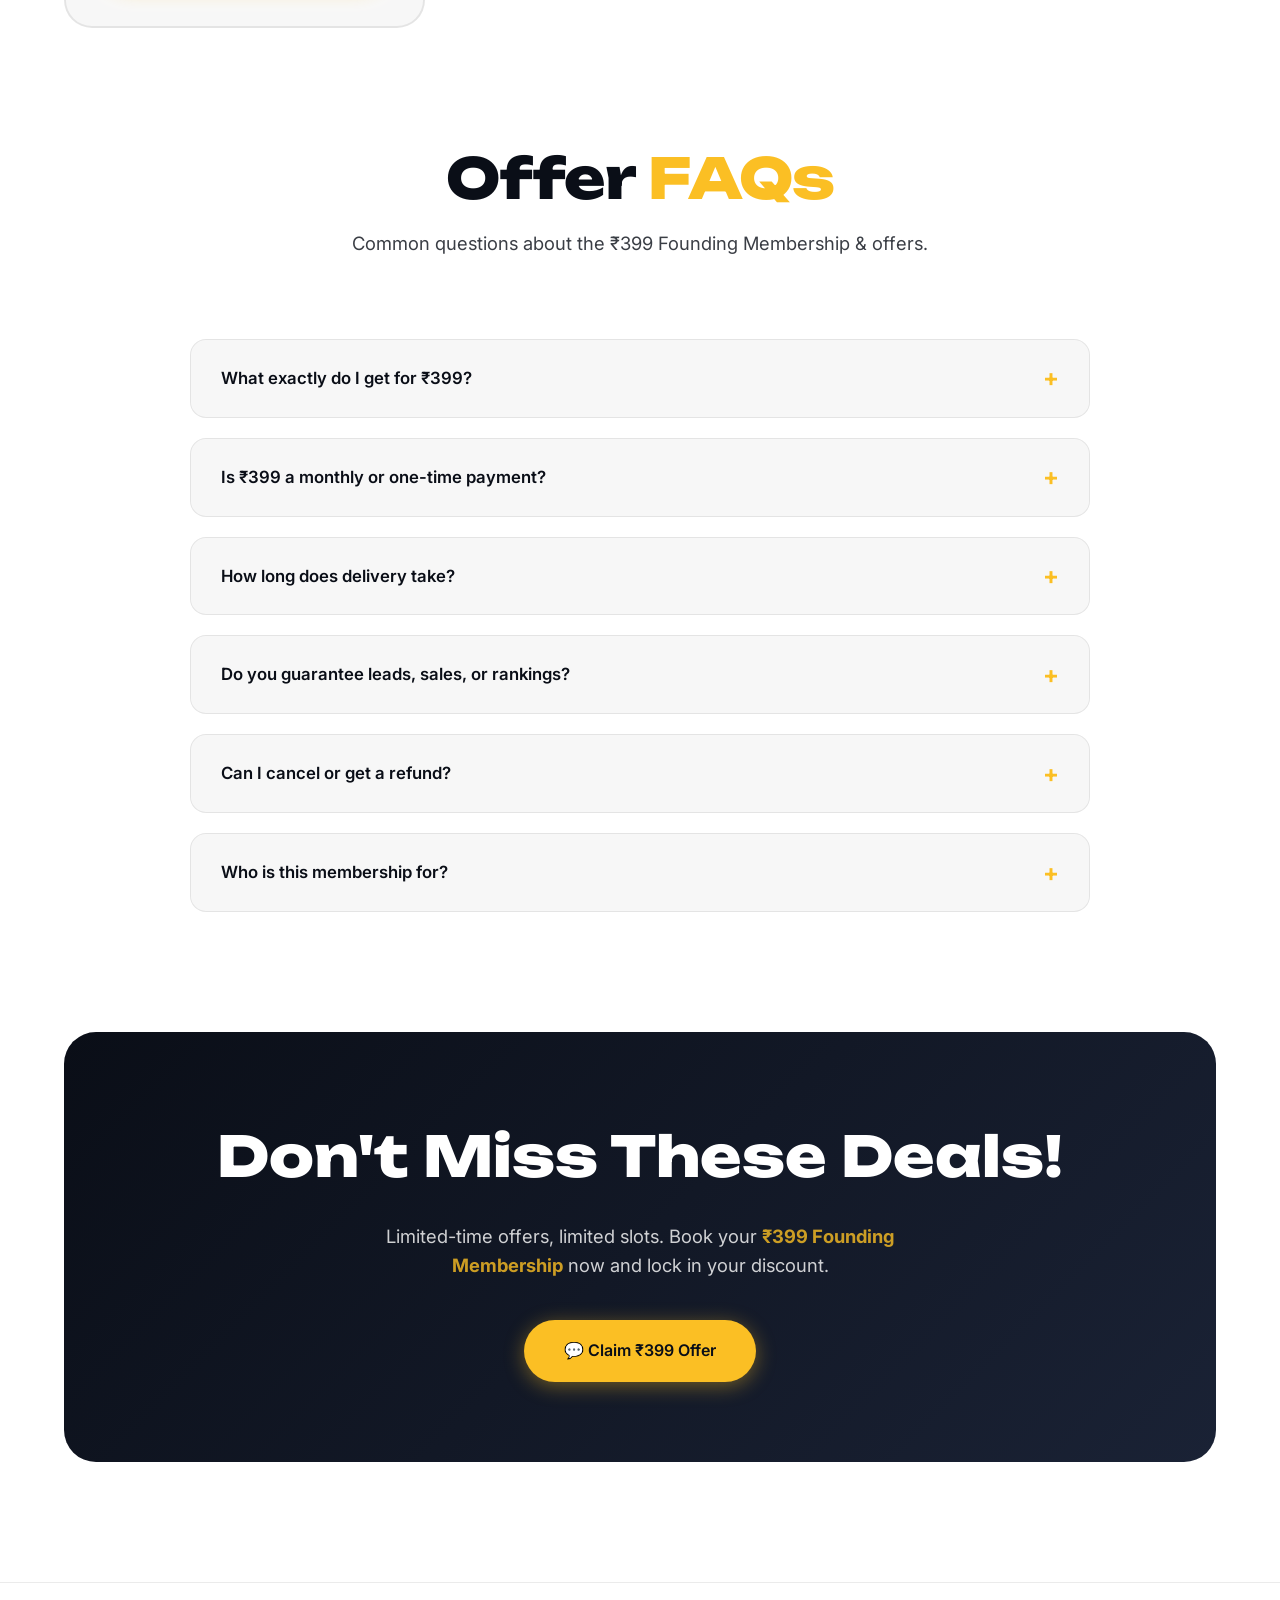
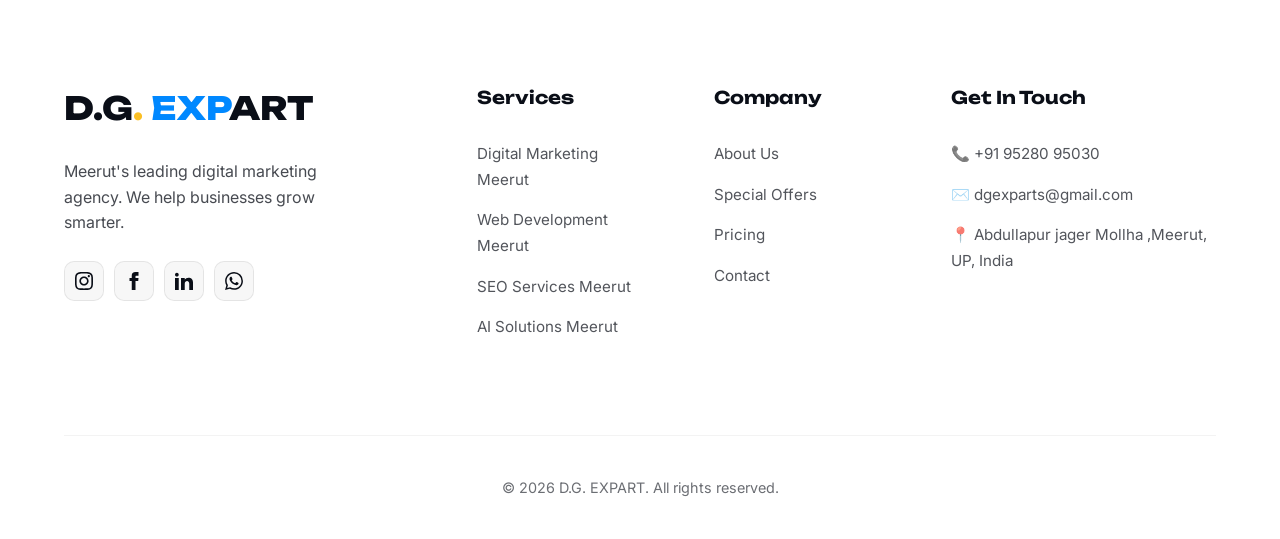
<file: offer.html>
<!DOCTYPE html>
<html lang="en">
<head>
  <meta charset="UTF-8">
  <meta name="viewport" content="width=device-width, initial-scale=1.0, viewport-fit=cover">
  <title>Special Offers | D.G. EXPART - Best Digital Marketing Agency in Meerut</title>
  <meta name="description" content="Exclusive offers from D.G. EXPART — Founding Business Growth Membership at ₹399. Limited-time launch offer for Meerut businesses. SEO, Web, Social Media, AI.">
  <meta name="keywords" content="Digital Marketing Offers Meerut, ₹399 Membership, Founding Business Growth, D.G. EXPART Deals">
  <meta name="robots" content="index, follow">
  <link rel="icon" href="logo.png">
  <link rel="canonical" href="https://www.dgexpart.com/offer.html">

  <link rel="preconnect" href="https://fonts.googleapis.com">
  <link rel="preconnect" href="https://fonts.gstatic.com" crossorigin>
  <link href="https://fonts.googleapis.com/css2?family=Inter:wght@300;400;500;600;700;800;900&family=Unbounded:wght@500;600;700;800;900&display=swap" rel="stylesheet">

  <style>
    /* ============================================ */
    /* === SHARED CSS - SAME AS INDEX === */
    /* ============================================ */
    :root {
      --bg-color: #ffffff;
      --text-color: #0a0e17;
      --text-secondary: #4a5568;
      --card-bg: rgba(0, 0, 0, 0.03);
      --card-border: rgba(0, 0, 0, 0.08);
      --accent-blue: #0088ff;
      --accent-gold: #fbbf24;
      --accent-green: #25D366;
      --accent-red: #ef4444;
      --accent-purple: #8b5cf6;
      --font-main: 'Inter', sans-serif;
      --font-heading: 'Unbounded', cursive;
      --transition: all 0.5s cubic-bezier(0.4, 0, 0.2, 1);
    }

    * { margin: 0; padding: 0; box-sizing: border-box; }
    html { scroll-behavior: smooth; -webkit-text-size-adjust: 100%; }
    body {
      font-family: var(--font-main);
      background-color: var(--bg-color);
      color: var(--text-color);
      line-height: 1.6;
      overflow-x: hidden;
      transition: background-color 1.2s ease, color 1.2s ease;
      cursor: none;
      padding-top: 110px;
    }
    a, button, input, textarea { cursor: none; }

    .container { max-width: 1200px; margin: 0 auto; padding: 0 24px; }
    .section-padding { padding: 120px 0; }
    .text-center { text-align: center; }
    .text-blue { color: var(--accent-blue); }
    .text-gold { color: var(--accent-gold); }
    .text-red { color: var(--accent-red); }
    .text-purple { color: var(--accent-purple); }
    .section-header { margin-bottom: 80px; }
    .section-header h2 {
      font-family: var(--font-heading);
      font-size: clamp(2.2rem, 5vw, 3.5rem);
      font-weight: 800;
      margin-bottom: 20px;
      line-height: 1.1;
      letter-spacing: -1px;
    }
    .section-header p {
      font-size: 1.15rem;
      max-width: 650px;
      margin: 0 auto;
      opacity: 0.8;
    }

    /* CUSTOM CURSOR */
    .cursor-dot {
      width: 10px; height: 10px;
      background: var(--accent-gold);
      border-radius: 50%;
      position: fixed; pointer-events: none; z-index: 9999;
      transform: translate(-50%, -50%);
      transition: width 0.3s ease, height 0.3s ease, background-color 0.3s ease;
      mix-blend-mode: difference;
    }
    .cursor-dot.hover {
      width: 40px; height: 40px;
      background: var(--accent-blue);
    }

    /* PRELOADER */
    .preloader {
      position: fixed; top: 0; left: 0; width: 100%; height: 100%;
      background: #0a0e17; z-index: 10000;
      display: flex; justify-content: center; align-items: center;
      flex-direction: column; gap: 20px;
      transition: opacity 0.8s ease, visibility 0.8s ease;
    }
    .preloader.hidden { opacity: 0; visibility: hidden; }
    .preloader-logo {
      font-family: var(--font-heading); font-size: 2.5rem; font-weight: 800; color: white;
      animation: pulse 1.5s infinite;
    }
    .preloader-bar {
      width: 200px; height: 3px; background: rgba(255,255,255,0.1);
      border-radius: 10px; overflow: hidden;
    }
    .preloader-bar-fill {
      height: 100%; width: 0%; background: linear-gradient(90deg, var(--accent-blue), var(--accent-gold));
      animation: load 2s ease-in-out forwards;
    }

    /* BUTTONS */
    .btn {
      display: inline-flex; align-items: center; justify-content: center;
      padding: 18px 40px; border-radius: 50px;
      font-weight: 600; font-size: 1rem;
      text-decoration: none; transition: var(--transition);
      cursor: none; border: none; gap: 10px;
    }
    .btn-gold { background: var(--accent-gold); color: #0a0e17; box-shadow: 0 4px 20px rgba(251, 191, 36, 0.4); }
    .btn-gold:hover { transform: translateY(-3px) scale(1.05); box-shadow: 0 8px 30px rgba(251, 191, 36, 0.6); }
    .btn-outline { background: transparent; color: var(--text-color); border: 2px solid var(--text-color); }
    .btn-outline:hover { background: var(--text-color); color: var(--bg-color); transform: translateY(-3px) scale(1.02); }
    .btn-whatsapp { background: var(--accent-green); color: white; box-shadow: 0 4px 20px rgba(37, 211, 102, 0.4); }
    .btn-whatsapp:hover { transform: translateY(-3px) scale(1.03); box-shadow: 0 8px 30px rgba(37, 211, 102, 0.6); background: #1ebe5d; }

    /* ============================================ */
    /* === FLOATING PILL HEADER === */
    /* ============================================ */
    .floating-header {
      position: fixed;
      top: 20px;
      left: 50%;
      transform: translateX(-50%);
      width: 90%;
      max-width: 1200px;
      z-index: 1000;
    }
    .header-inner {
      background: #0a0e17;
      border-radius: 50px;
      padding: 12px 24px;
      display: flex;
      justify-content: space-between;
      align-items: center;
      box-shadow: 0 10px 40px rgba(0, 0, 0, 0.15);
      gap: 20px;
    }
    .header-logo {
      font-family: var(--font-heading);
      font-size: 1.4rem;
      font-weight: 800;
      color: #ffffff;
      text-decoration: none;
      letter-spacing: -0.5px;
      display: inline-flex;
      align-items: center;
      flex-shrink: 0;
    }
    .header-logo .dg { color: #ffffff; }
    .header-logo .dot { color: var(--accent-gold); }
    .header-logo .space { display: inline-block; width: 6px; }
    .header-logo .exp { color: var(--accent-blue); }
    .header-logo .art { color: #ffffff; }

    .desktop-nav {
      display: flex;
      gap: 4px;
      list-style: none;
      align-items: center;
      margin-left: auto;
      margin-right: auto;
    }
    .desktop-nav li { position: relative; }
    .desktop-nav a {
      color: #ffffff;
      text-decoration: none;
      font-weight: 500;
      font-size: 0.85rem;
      transition: all 0.35s cubic-bezier(0.4, 0, 0.2, 1);
      white-space: nowrap;
      padding: 10px 14px;
      border-radius: 50px;
      position: relative;
      display: inline-flex;
      align-items: center;
      gap: 8px;
      opacity: 0.55;
      background: transparent;
    }
    .desktop-nav a::before {
      content: '';
      width: 6px;
      height: 6px;
      border-radius: 50%;
      background: var(--accent-gold);
      opacity: 0;
      transform: scale(0);
      transition: all 0.35s cubic-bezier(0.4, 0, 0.2, 1);
      flex-shrink: 0;
    }
    .desktop-nav a:hover {
      opacity: 1;
      color: #ffffff;
      background: rgba(255, 255, 255, 0.08);
      transform: translateY(-1px);
    }
    .desktop-nav a:hover::before { opacity: 1; transform: scale(1); }
    .desktop-nav a.active {
      opacity: 1;
      color: var(--accent-gold);
      background: rgba(251, 191, 36, 0.12);
    }
    .desktop-nav a.active::before { opacity: 1; transform: scale(1); background: var(--accent-gold); }
    .desktop-nav a.active:hover { color: var(--accent-gold); background: rgba(251, 191, 36, 0.18); }
    .desktop-nav a span { position: relative; z-index: 1; }

    /* "Offer" link special */
    .desktop-nav a.offer-link {
      color: var(--accent-gold);
      opacity: 1;
    }
    .desktop-nav a.offer-link::before {
      opacity: 1;
      transform: scale(1);
      background: var(--accent-red);
      animation: blink 1.5s infinite;
    }
    @keyframes blink {
      0%, 100% { opacity: 1; }
      50% { opacity: 0.3; }
    }

    .hamburger-btn {
      display: none;
      background: rgba(255, 255, 255, 0.1);
      border: none;
      border-radius: 50%;
      width: 44px;
      height: 44px;
      flex-direction: column;
      justify-content: center;
      align-items: center;
      gap: 5px;
      cursor: none;
      transition: var(--transition);
      flex-shrink: 0;
    }
    .hamburger-btn:hover { background: var(--accent-blue); transform: rotate(90deg); }
    .hamburger-btn span {
      width: 20px;
      height: 2px;
      background: white;
      border-radius: 2px;
      transition: var(--transition);
    }
    .hamburger-btn.active span:nth-child(1) { transform: translateY(7px) rotate(45deg); }
    .hamburger-btn.active span:nth-child(2) { opacity: 0; }
    .hamburger-btn.active span:nth-child(3) { transform: translateY(-7px) rotate(-45deg); }

    .menu-overlay {
      position: fixed;
      top: 0; left: 0;
      width: 100%; height: 100%;
      background: rgba(10, 14, 23, 0.98);
      backdrop-filter: blur(20px);
      -webkit-backdrop-filter: blur(20px);
      z-index: 999;
      display: flex;
      justify-content: center;
      align-items: center;
      opacity: 0;
      visibility: hidden;
      transition: opacity 0.5s ease, visibility 0.5s ease;
    }
    .menu-overlay.active { opacity: 1; visibility: visible; }
    .menu-content { text-align: center; padding: 40px; }
    .menu-content ul { list-style: none; display: flex; flex-direction: column; gap: 18px; }
    .menu-content ul li a {
      font-family: var(--font-heading);
      font-size: clamp(1.4rem, 4.5vw, 2.6rem);
      font-weight: 800;
      color: white;
      text-decoration: none;
      letter-spacing: -2px;
      opacity: 0.5;
      transition: var(--transition);
      display: inline-block;
    }
    .menu-content ul li a:hover,
    .menu-content ul li a.active { opacity: 1; color: var(--accent-gold); transform: translateX(20px); }

    /* ============================================ */
    /* === PAGE HERO (OFFER) === */
    /* ============================================ */
    .page-hero {
      padding: 60px 0 40px;
      text-align: center;
      position: relative;
      overflow: hidden;
    }
    .page-hero-badge {
      display: inline-block;
      font-family: var(--font-heading);
      font-size: 0.7rem;
      font-weight: 600;
      letter-spacing: 3px;
      text-transform: uppercase;
      color: var(--accent-red);
      padding: 8px 20px;
      border-radius: 50px;
      border: 1px solid rgba(239, 68, 68, 0.3);
      margin-bottom: 25px;
      background: rgba(239, 68, 68, 0.05);
      animation: pulse 3s infinite;
    }
    .page-hero h1 {
      font-family: var(--font-heading);
      font-size: clamp(2.5rem, 7vw, 5rem);
      font-weight: 900;
      line-height: 1;
      letter-spacing: -3px;
      margin-bottom: 25px;
      display: flex;
      flex-direction: column;
      gap: 5px;
      align-items: center;
    }
    .page-hero h1 .line-bold { color: var(--text-color); display: block; }
    .page-hero h1 .line-outline {
      color: transparent;
      -webkit-text-stroke: 3px var(--text-color);
      display: block;
    }
    .page-hero h1 .line-gradient {
      background: linear-gradient(135deg, #ff6b00, #ff4500);
      -webkit-background-clip: text;
      background-clip: text;
      -webkit-text-fill-color: transparent;
      display: block;
    }
    .page-hero h1 .highlight-blue { color: var(--accent-blue); }
    .page-hero p {
      font-size: 1.15rem;
      max-width: 650px;
      margin: 0 auto;
      opacity: 0.8;
      color: var(--text-secondary);
    }
    .page-hero p strong { color: var(--text-color); font-weight: 700; }

    /* ============================================ */
    /* === FOUNDING MEMBERSHIP SECTION === */
    /* ============================================ */
    .founding-section {
      padding: 60px 0 100px;
      position: relative;
    }
    .founding-wrap {
      background: linear-gradient(135deg, #0a0e17 0%, #1a1b3a 50%, #0a0e17 100%);
      border-radius: 40px;
      padding: 70px 60px;
      position: relative;
      overflow: hidden;
      box-shadow: 0 40px 100px rgba(10, 14, 23, 0.35);
      border: 1px solid rgba(255, 255, 255, 0.08);
    }
    /* Glowing orbs */
    .founding-wrap::before {
      content: '';
      position: absolute;
      top: -150px; right: -100px;
      width: 500px; height: 500px;
      background: radial-gradient(circle, rgba(0, 136, 255, 0.35) 0%, transparent 70%);
      border-radius: 50%;
      animation: float 8s ease-in-out infinite;
    }
    .founding-wrap::after {
      content: '';
      position: absolute;
      bottom: -150px; left: -100px;
      width: 500px; height: 500px;
      background: radial-gradient(circle, rgba(139, 92, 246, 0.3) 0%, transparent 70%);
      border-radius: 50%;
      animation: float 10s ease-in-out infinite reverse;
    }
    @keyframes float {
      0%, 100% { transform: translate(0, 0); }
      50% { transform: translate(-30px, 30px); }
    }

    .founding-badge {
      display: inline-flex;
      align-items: center;
      gap: 10px;
      background: rgba(251, 191, 36, 0.15);
      backdrop-filter: blur(10px);
      border: 1px solid rgba(251, 191, 36, 0.4);
      color: var(--accent-gold);
      font-family: var(--font-heading);
      font-size: 0.7rem;
      font-weight: 700;
      letter-spacing: 3px;
      text-transform: uppercase;
      padding: 10px 24px;
      border-radius: 50px;
      margin-bottom: 30px;
      position: relative;
      z-index: 2;
    }
    .founding-badge .pulse-dot {
      width: 8px; height: 8px;
      background: var(--accent-gold);
      border-radius: 50%;
      animation: pulseDot 1.5s infinite;
    }
    @keyframes pulseDot {
      0%, 100% { opacity: 1; transform: scale(1); }
      50% { opacity: 0.5; transform: scale(1.4); }
    }

    .founding-title {
      font-family: var(--font-heading);
      font-size: clamp(2rem, 4.5vw, 3.2rem);
      font-weight: 900;
      line-height: 1.05;
      letter-spacing: -2px;
      color: white;
      margin-bottom: 25px;
      position: relative;
      z-index: 2;
      max-width: 800px;
    }
    .founding-title .gradient {
      background: linear-gradient(135deg, #0088ff, #8b5cf6);
      -webkit-background-clip: text;
      background-clip: text;
      -webkit-text-fill-color: transparent;
    }

    .founding-sub {
      font-size: 1.15rem;
      color: rgba(255, 255, 255, 0.8);
      max-width: 700px;
      margin-bottom: 45px;
      line-height: 1.7;
      position: relative;
      z-index: 2;
    }

    /* ============ MEMBERSHIP CARD ============ */
    .membership-grid {
      display: grid;
      grid-template-columns: 1.3fr 1fr;
      gap: 50px;
      position: relative;
      z-index: 2;
      align-items: start;
    }

    .membership-benefits h3 {
      font-family: var(--font-heading);
      font-size: 1.1rem;
      font-weight: 700;
      color: var(--accent-gold);
      letter-spacing: 2px;
      text-transform: uppercase;
      margin-bottom: 25px;
    }
    .benefit-list {
      list-style: none;
      display: flex;
      flex-direction: column;
      gap: 18px;
    }
    .benefit-item {
      display: flex;
      align-items: flex-start;
      gap: 18px;
      background: rgba(255, 255, 255, 0.04);
      backdrop-filter: blur(10px);
      border: 1px solid rgba(255, 255, 255, 0.08);
      border-radius: 18px;
      padding: 20px 22px;
      transition: var(--transition);
    }
    .benefit-item:hover {
      background: rgba(0, 136, 255, 0.08);
      border-color: rgba(0, 136, 255, 0.35);
      transform: translateX(8px);
    }
    .benefit-num {
      font-family: var(--font-heading);
      font-size: 1rem;
      font-weight: 900;
      color: var(--accent-gold);
      background: rgba(251, 191, 36, 0.12);
      width: 40px;
      height: 40px;
      border-radius: 12px;
      display: flex;
      align-items: center;
      justify-content: center;
      flex-shrink: 0;
      border: 1px solid rgba(251, 191, 36, 0.25);
    }
    .benefit-text h4 {
      color: white;
      font-size: 1rem;
      font-weight: 700;
      margin-bottom: 5px;
      letter-spacing: -0.2px;
    }
    .benefit-text p {
      color: rgba(255, 255, 255, 0.7);
      font-size: 0.9rem;
      line-height: 1.55;
    }

    /* ============ PRICE CARD ============ */
    .price-card-glass {
      background: linear-gradient(160deg, rgba(255, 255, 255, 0.1), rgba(255, 255, 255, 0.02));
      backdrop-filter: blur(25px);
      -webkit-backdrop-filter: blur(25px);
      border: 1px solid rgba(255, 255, 255, 0.15);
      border-radius: 32px;
      padding: 45px 40px;
      position: sticky;
      top: 100px;
      box-shadow: 0 30px 80px rgba(0, 136, 255, 0.15), inset 0 1px 0 rgba(255, 255, 255, 0.15);
      overflow: hidden;
      transition: var(--transition);
    }
    .price-card-glass::before {
      content: '';
      position: absolute;
      top: 0; left: 0;
      width: 100%; height: 4px;
      background: linear-gradient(90deg, var(--accent-blue), var(--accent-purple), var(--accent-gold));
      background-size: 200% 100%;
      animation: shimmer 3s linear infinite;
    }
    @keyframes shimmer {
      0% { background-position: 0% 0; }
      100% { background-position: 200% 0; }
    }
    .price-label {
      font-family: var(--font-heading);
      font-size: 0.7rem;
      font-weight: 700;
      letter-spacing: 3px;
      text-transform: uppercase;
      color: var(--accent-gold);
      margin-bottom: 15px;
      display: block;
    }
    .price-reveal {
      display: flex;
      align-items: baseline;
      gap: 10px;
      margin-bottom: 10px;
    }
    .price-currency {
      font-family: var(--font-heading);
      font-size: 2rem;
      font-weight: 800;
      color: white;
      letter-spacing: -1px;
    }
    .price-amount {
      font-family: var(--font-heading);
      font-size: 5rem;
      font-weight: 900;
      color: white;
      line-height: 1;
      letter-spacing: -4px;
      background: linear-gradient(135deg, #ffffff 0%, #0088ff 100%);
      -webkit-background-clip: text;
      background-clip: text;
      -webkit-text-fill-color: transparent;
    }
    .price-strike {
      font-size: 1.2rem;
      color: rgba(255, 255, 255, 0.4);
      text-decoration: line-through;
      margin-left: 10px;
      font-weight: 600;
    }
    .price-note {
      font-size: 0.9rem;
      color: rgba(255, 255, 255, 0.6);
      margin-bottom: 30px;
      line-height: 1.55;
      padding-bottom: 30px;
      border-bottom: 1px dashed rgba(255, 255, 255, 0.15);
    }
    .price-note strong { color: var(--accent-gold); }

    .price-cta {
      display: flex;
      flex-direction: column;
      gap: 12px;
      margin-bottom: 25px;
    }
    .price-cta .btn {
      width: 100%;
      padding: 18px 30px;
      font-size: 1rem;
    }
    .btn-join {
      background: linear-gradient(135deg, #0088ff, #8b5cf6);
      color: white;
      box-shadow: 0 8px 30px rgba(0, 136, 255, 0.4);
      letter-spacing: 1px;
      font-weight: 700;
      position: relative;
      overflow: hidden;
    }
    .btn-join::before {
      content: '';
      position: absolute;
      top: 0; left: -100%;
      width: 100%; height: 100%;
      background: linear-gradient(90deg, transparent, rgba(255,255,255,0.3), transparent);
      transition: left 0.6s ease;
    }
    .btn-join:hover {
      transform: translateY(-3px) scale(1.02);
      box-shadow: 0 12px 40px rgba(0, 136, 255, 0.6);
    }
    .btn-join:hover::before { left: 100%; }

    .price-trust {
      display: flex;
      flex-direction: column;
      gap: 10px;
      padding-top: 20px;
      border-top: 1px solid rgba(255, 255, 255, 0.1);
    }
    .price-trust-item {
      display: flex;
      align-items: center;
      gap: 10px;
      font-size: 0.85rem;
      color: rgba(255, 255, 255, 0.75);
    }
    .price-trust-item svg {
      width: 16px; height: 16px;
      fill: var(--accent-green);
      flex-shrink: 0;
    }

    /* ============ WHY JOIN ============ */
    .why-join {
      margin-top: 70px;
      position: relative;
      z-index: 2;
      padding-top: 50px;
      border-top: 1px solid rgba(255, 255, 255, 0.1);
    }
    .why-join h3 {
      font-family: var(--font-heading);
      font-size: 1.6rem;
      font-weight: 800;
      color: white;
      margin-bottom: 30px;
      letter-spacing: -0.5px;
    }
    .why-join-grid {
      display: grid;
      grid-template-columns: repeat(auto-fit, minmax(220px, 1fr));
      gap: 25px;
    }
    .why-join-card {
      background: rgba(255, 255, 255, 0.04);
      backdrop-filter: blur(10px);
      border: 1px solid rgba(255, 255, 255, 0.08);
      border-radius: 18px;
      padding: 25px 22px;
      transition: var(--transition);
    }
    .why-join-card:hover {
      background: rgba(139, 92, 246, 0.1);
      border-color: rgba(139, 92, 246, 0.4);
      transform: translateY(-6px);
    }
    .why-join-icon {
      font-size: 1.6rem;
      margin-bottom: 12px;
      display: block;
    }
    .why-join-card p {
      font-size: 0.9rem;
      color: rgba(255, 255, 255, 0.85);
      line-height: 1.55;
      font-weight: 500;
    }

    /* ============ TERMS SECTION ============ */
    .terms-section {
      margin-top: 60px;
      position: relative;
      z-index: 2;
      padding: 35px 40px;
      background: rgba(255, 255, 255, 0.04);
      backdrop-filter: blur(10px);
      border: 1px solid rgba(255, 255, 255, 0.08);
      border-radius: 24px;
    }
    .terms-section h4 {
      font-family: var(--font-heading);
      font-size: 1rem;
      font-weight: 700;
      color: var(--accent-gold);
      letter-spacing: 2px;
      text-transform: uppercase;
      margin-bottom: 20px;
    }
    .terms-grid {
      display: grid;
      grid-template-columns: repeat(auto-fit, minmax(200px, 1fr));
      gap: 20px;
    }
    .term-item {
      font-size: 0.85rem;
      color: rgba(255, 255, 255, 0.75);
      line-height: 1.6;
    }
    .term-item strong {
      color: white;
      font-weight: 600;
      display: block;
      margin-bottom: 4px;
    }

    /* ============ CTA FINAL ============ */
    .founding-cta {
      margin-top: 60px;
      text-align: center;
      position: relative;
      z-index: 2;
      padding: 50px 40px;
      background: linear-gradient(135deg, rgba(0, 136, 255, 0.15), rgba(139, 92, 246, 0.15));
      border: 1px solid rgba(0, 136, 255, 0.25);
      border-radius: 28px;
      backdrop-filter: blur(10px);
    }
    .founding-cta h3 {
      font-family: var(--font-heading);
      font-size: clamp(1.5rem, 3vw, 2rem);
      font-weight: 800;
      color: white;
      margin-bottom: 15px;
      letter-spacing: -1px;
    }
    .founding-cta p {
      font-size: 1rem;
      color: rgba(255, 255, 255, 0.75);
      margin-bottom: 30px;
      max-width: 600px;
      margin-left: auto;
      margin-right: auto;
    }
    .founding-cta-buttons {
      display: flex;
      justify-content: center;
      gap: 15px;
      flex-wrap: wrap;
    }
    .founding-cta-buttons .btn { min-width: 200px; }

    /* ============================================ */
    /* === EXISTING OFFER CARDS GRID === */
    /* ============================================ */
    .offers-grid {
      display: grid;
      grid-template-columns: repeat(auto-fit, minmax(320px, 1fr));
      gap: 35px;
    }
    .offer-card {
      background: var(--card-bg);
      border: 2px solid var(--card-border);
      border-radius: 28px;
      padding: 40px 35px;
      position: relative;
      transition: var(--transition);
      backdrop-filter: blur(10px);
      -webkit-backdrop-filter: blur(10px);
      overflow: hidden;
    }
    .offer-card::before {
      content: '';
      position: absolute;
      top: 0; left: 0;
      width: 100%; height: 5px;
      background: linear-gradient(90deg, var(--accent-blue), var(--accent-gold));
      transform: scaleX(0);
      transform-origin: left;
      transition: transform 0.5s ease;
    }
    .offer-card:hover::before { transform: scaleX(1); }
    .offer-card:hover {
      transform: translateY(-12px);
      border-color: var(--accent-blue);
      box-shadow: 0 30px 60px rgba(0, 136, 255, 0.15);
    }
    .offer-discount {
      position: absolute;
      top: 20px;
      right: 20px;
      background: var(--accent-red);
      color: white;
      font-family: var(--font-heading);
      font-size: 0.8rem;
      font-weight: 800;
      padding: 8px 16px;
      border-radius: 50px;
      letter-spacing: 1px;
      box-shadow: 0 5px 20px rgba(239, 68, 68, 0.4);
      z-index: 1;
    }
    .offer-icon {
      font-size: 3.5rem;
      margin-bottom: 25px;
      display: inline-block;
      transition: var(--transition);
    }
    .offer-card:hover .offer-icon {
      transform: rotate(-8deg) scale(1.15);
    }
    .offer-card h3 {
      font-family: var(--font-heading);
      font-size: 1.5rem;
      font-weight: 800;
      margin-bottom: 15px;
      letter-spacing: -0.5px;
    }
    .offer-card > p {
      font-size: 0.95rem;
      opacity: 0.75;
      margin-bottom: 25px;
      line-height: 1.6;
    }
    .offer-price-row {
      display: flex;
      align-items: baseline;
      gap: 12px;
      margin-bottom: 25px;
      padding-bottom: 25px;
      border-bottom: 1px solid var(--card-border);
    }
    .offer-price-old {
      font-size: 1.1rem;
      text-decoration: line-through;
      opacity: 0.5;
    }
    .offer-price-new {
      font-family: var(--font-heading);
      font-size: 2.2rem;
      font-weight: 900;
      color: var(--accent-blue);
      letter-spacing: -1px;
      line-height: 1;
    }
    .offer-features {
      list-style: none;
      margin-bottom: 30px;
    }
    .offer-features li {
      display: flex;
      align-items: flex-start;
      gap: 10px;
      margin-bottom: 12px;
      font-size: 0.9rem;
      opacity: 0.85;
    }
    .offer-features li .check {
      color: var(--accent-green);
      font-weight: 800;
      flex-shrink: 0;
    }
    .offer-card .btn { width: 100%; }

    /* ============================================ */
    /* === FAQ SECTION === */
    /* ============================================ */
    .faq-grid {
      max-width: 900px;
      margin: 0 auto;
      display: flex;
      flex-direction: column;
      gap: 20px;
    }
    .faq-item {
      background: var(--card-bg);
      border: 1px solid var(--card-border);
      border-radius: 16px;
      transition: var(--transition);
      overflow: hidden;
      backdrop-filter: blur(10px);
    }
    .faq-item:hover { border-color: var(--accent-blue); }
    .faq-question {
      padding: 25px 30px;
      cursor: none;
      display: flex;
      justify-content: space-between;
      align-items: center;
      gap: 20px;
      font-weight: 600;
      font-size: 1.05rem;
      transition: var(--transition);
      user-select: none;
    }
    .faq-item.open .faq-question { color: var(--accent-blue); }
    .faq-toggle {
      font-size: 1.5rem;
      font-weight: 700;
      color: var(--accent-gold);
      flex-shrink: 0;
      transition: transform 0.4s ease;
      line-height: 1;
    }
    .faq-item.open .faq-toggle { transform: rotate(45deg); }
    .faq-answer {
      max-height: 0;
      overflow: hidden;
      transition: max-height 0.4s ease, padding 0.4s ease;
      padding: 0 30px;
      opacity: 0.85;
      font-size: 0.95rem;
      line-height: 1.7;
    }
    .faq-item.open .faq-answer { max-height: 300px; padding: 0 30px 25px; }

    /* ============================================ */
    /* === CTA SECTION === */
    /* ============================================ */
    .cta-section {
      background: linear-gradient(135deg, #0a0e17, #1a2235);
      border-radius: 32px;
      padding: 80px 40px;
      text-align: center;
      position: relative;
      overflow: hidden;
      color: white;
    }
    .cta-section h2 {
      font-family: var(--font-heading);
      font-size: clamp(2rem, 5vw, 3.5rem);
      font-weight: 800;
      margin-bottom: 20px;
      position: relative; z-index: 1;
      color: white;
    }
    .cta-section p {
      font-size: 1.15rem;
      max-width: 600px;
      margin: 0 auto 40px;
      opacity: 0.8;
      position: relative; z-index: 1;
    }
    .cta-section .btn { position: relative; z-index: 1; }

    /* ============================================ */
    /* === FOOTER === */
    /* ============================================ */
    footer { padding: 100px 0 40px; border-top: 1px solid var(--card-border); }
    .footer-grid { display: grid; grid-template-columns: 2fr 1fr 1fr 1.5fr; gap: 60px; margin-bottom: 80px; }
    .footer-brand .logo { font-size: 2rem; margin-bottom: 25px; display: inline-block; font-family: var(--font-heading); font-weight: 800; text-decoration: none; color: var(--text-color); }
    .footer-brand .logo span { color: var(--accent-blue); }
    .footer-brand .logo .dot { color: var(--accent-gold); }
    .footer-brand p { font-size: 1rem; opacity: 0.75; max-width: 300px; margin-bottom: 25px; }
    .footer-social { display: flex; gap: 10px; flex-wrap: wrap; }
    .footer-social a {
      width: 40px; height: 40px; border-radius: 10px;
      background: var(--card-bg); border: 1px solid var(--card-border);
      display: flex; align-items: center; justify-content: center;
      color: var(--text-color); text-decoration: none; transition: var(--transition);
    }
    .footer-social a svg { width: 18px; height: 18px; fill: currentColor; }
    .footer-social a:hover { color: white; transform: translateY(-4px); border-color: transparent; }
    .footer-social a.instagram:hover { background: linear-gradient(45deg, #f09433, #e6683c, #dc2743, #cc2366, #bc1888); }
    .footer-social a.facebook:hover { background: #1877F2; }
    .footer-social a.linkedin:hover { background: #0A66C2; }
    .footer-social a.twitter:hover { background: #000000; }
    .footer-social a.youtube:hover { background: #FF0000; }
    .footer-social a.whatsapp:hover { background: #25D366; }

    .footer-col h4 { font-family: var(--font-heading); font-size: 1.1rem; margin-bottom: 30px; font-weight: 700; }
    .footer-col ul { list-style: none; }
    .footer-col ul li { margin-bottom: 15px; }
    .footer-col ul li a { color: var(--text-color); text-decoration: none; transition: var(--transition); font-size: 0.95rem; opacity: 0.7; }
    .footer-col ul li a:hover { opacity: 1; color: var(--accent-blue); padding-left: 8px; }
    .footer-bottom { text-align: center; padding-top: 40px; border-top: 1px solid var(--card-border); font-size: 0.9rem; opacity: 0.6; }

    /* FLOATING WHATSAPP */
    .whatsapp-float {
      position: fixed; bottom: 100px; right: 24px;
      width: 60px; height: 60px;
      background: var(--accent-green);
      border-radius: 50%;
      display: flex; align-items: center; justify-content: center;
      color: white; text-decoration: none; z-index: 1500;
      box-shadow: 0 10px 30px rgba(37, 211, 102, 0.4);
      transition: var(--transition);
      animation: whatsappPulse 2s infinite;
    }
    .whatsapp-float:hover { transform: scale(1.15) rotate(-8deg); box-shadow: 0 15px 40px rgba(37, 211, 102, 0.6); }
    .whatsapp-float svg { width: 32px; height: 32px; fill: white; }
    @keyframes whatsappPulse {
      0%, 100% { box-shadow: 0 10px 30px rgba(37, 211, 102, 0.4), 0 0 0 0 rgba(37, 211, 102, 0.6); }
      50% { box-shadow: 0 10px 30px rgba(37, 211, 102, 0.4), 0 0 0 15px rgba(37, 211, 102, 0); }
    }

    /* ============================================ */
    /* === MOBILE BOTTOM NAV === */
    /* ============================================ */
    .bottom-nav {
      display: none; position: fixed; bottom: 0; left: 0; width: 100%;
      background: var(--bg-color); border-top: 1px solid var(--card-border);
      box-shadow: 0 -10px 30px rgba(0,0,0,0.1); z-index: 2000;
      padding: 8px 0; transition: var(--transition);
      backdrop-filter: blur(20px);
    }
    .bottom-nav.dark-mode { background: rgba(10, 14, 23, 0.95); border-top-color: rgba(255,255,255,0.1); }
    .bottom-nav ul { display: flex; justify-content: space-around; align-items: center; list-style: none; padding: 0 6px; }
    .bottom-nav li { flex: 1; text-align: center; }
    .bottom-nav a {
      display: flex; flex-direction: column; align-items: center; justify-content: center;
      gap: 4px; text-decoration: none; color: var(--text-color);
      opacity: 0.5; transition: var(--transition); padding: 8px 0; position: relative;
    }
    .bottom-nav a:hover, .bottom-nav a.active { opacity: 1; color: var(--accent-blue); }
    .bottom-nav a .nav-icon {
      width: 20px; height: 20px;
      stroke: currentColor; fill: none; stroke-width: 2;
      stroke-linecap: round; stroke-linejoin: round;
      transition: var(--transition);
    }
    .bottom-nav a.active .nav-icon { stroke: var(--accent-blue); transform: scale(1.1); }
    .bottom-nav a .nav-label { font-size: 0.55rem; font-weight: 600; text-transform: uppercase; letter-spacing: 0.3px; }
    .bottom-nav a.active::before {
      content: ''; position: absolute; top: -8px; left: 50%;
      transform: translateX(-50%); width: 25px; height: 3px;
      background: var(--accent-gold); border-radius: 0 0 3px 3px;
    }

    /* ANIMATIONS */
    @keyframes pulse { 0%, 100% { box-shadow: 0 0 0 0 rgba(0, 136, 255, 0.4); } 50% { box-shadow: 0 0 0 15px rgba(0, 136, 255, 0); } }
    @keyframes load { 0% { width: 0%; } 100% { width: 100%; } }
    .reveal { opacity: 0; transform: translateY(60px); transition: opacity 1s ease, transform 1s ease; }
    .reveal.visible { opacity: 1; transform: translateY(0); }

    /* RESPONSIVE */
    @media (max-width: 992px) {
      .page-hero h1 { align-items: center; }
      .desktop-nav { display: none; }
      .footer-grid { grid-template-columns: 1fr 1fr; gap: 40px; }
      .founding-wrap { padding: 50px 40px; border-radius: 32px; }
      .membership-grid { grid-template-columns: 1fr; gap: 40px; }
      .price-card-glass { position: relative; top: 0; }
    }
    @media (max-width: 768px) {
      body { padding-top: 85px; padding-bottom: 85px; }
      .floating-header { top: 12px; width: 94%; }
      .header-inner { padding: 10px 18px; gap: 10px; }
      .header-logo { font-size: 1.1rem; }
      .hamburger-btn { display: flex; width: 40px; height: 40px; }
      .hamburger-btn span { width: 18px; }
      .page-hero { padding: 30px 0 30px; }
      .page-hero h1 { font-size: clamp(2rem, 10vw, 3rem); letter-spacing: -1.5px; gap: 3px; margin-bottom: 20px; }
      .page-hero h1 .line-outline { -webkit-text-stroke: 1.5px var(--text-color); }
      .page-hero p { font-size: 0.95rem; padding: 0 10px; }
      .section-padding { padding: 60px 0; }
      .section-header { margin-bottom: 45px; }
      .section-header h2 { font-size: 1.8rem; }
      .section-header p { font-size: 1rem; }
      .cursor-dot { display: none; }
      body { cursor: auto; }
      a, button { cursor: pointer; }
      .founding-section { padding: 30px 0 60px; }
      .founding-wrap { padding: 35px 22px; border-radius: 24px; }
      .founding-badge { font-size: 0.6rem; padding: 8px 16px; letter-spacing: 2px; }
      .founding-title { font-size: 1.7rem; letter-spacing: -1px; }
      .founding-sub { font-size: 0.95rem; margin-bottom: 30px; }
      .membership-benefits h3 { font-size: 0.9rem; letter-spacing: 1.5px; }
      .benefit-item { padding: 16px 16px; gap: 12px; border-radius: 14px; }
      .benefit-num { width: 34px; height: 34px; font-size: 0.9rem; border-radius: 10px; }
      .benefit-text h4 { font-size: 0.92rem; }
      .benefit-text p { font-size: 0.82rem; }
      .price-card-glass { padding: 30px 24px; border-radius: 24px; }
      .price-currency { font-size: 1.5rem; }
      .price-amount { font-size: 3.5rem; letter-spacing: -2px; }
      .price-strike { font-size: 1rem; }
      .price-note { font-size: 0.82rem; margin-bottom: 22px; padding-bottom: 22px; }
      .price-cta .btn { padding: 15px 22px; font-size: 0.92rem; }
      .btn-join { letter-spacing: 0.5px; }
      .price-trust-item { font-size: 0.78rem; }
      .why-join { margin-top: 45px; padding-top: 35px; }
      .why-join h3 { font-size: 1.2rem; margin-bottom: 20px; }
      .why-join-grid { gap: 15px; }
      .why-join-card { padding: 18px 16px; }
      .why-join-icon { font-size: 1.4rem; }
      .why-join-card p { font-size: 0.82rem; }
      .terms-section { margin-top: 40px; padding: 25px 22px; border-radius: 18px; }
      .terms-section h4 { font-size: 0.85rem; letter-spacing: 1.5px; }
      .terms-grid { gap: 15px; }
      .term-item { font-size: 0.78rem; }
      .founding-cta { margin-top: 40px; padding: 35px 22px; border-radius: 22px; }
      .founding-cta h3 { font-size: 1.3rem; }
      .founding-cta p { font-size: 0.9rem; margin-bottom: 22px; }
      .founding-cta-buttons { flex-direction: column; }
      .founding-cta-buttons .btn { width: 100%; min-width: 0; padding: 15px 22px; font-size: 0.92rem; }
      .offers-grid { gap: 25px; }
      .offer-card { padding: 30px 25px; border-radius: 22px; }
      .offer-card h3 { font-size: 1.25rem; }
      .offer-icon { font-size: 3rem; margin-bottom: 20px; }
      .offer-price-new { font-size: 1.8rem; }
      .faq-question { padding: 20px 22px; font-size: 0.95rem; }
      .faq-answer { padding: 0 22px; font-size: 0.9rem; }
      .faq-item.open .faq-answer { padding: 0 22px 20px; }
      .cta-section { padding: 50px 25px; border-radius: 24px; }
      .cta-section h2 { font-size: 1.8rem; }
      .cta-section p { font-size: 1rem; margin-bottom: 30px; }
      .footer-grid { grid-template-columns: 1fr; text-align: center; gap: 35px; margin-bottom: 45px; }
      .footer-brand p { margin: 0 auto 20px; }
      .footer-social { justify-content: center; }
      .footer-col h4 { margin-bottom: 20px; font-size: 1rem; }
      .footer-col ul li { margin-bottom: 12px; }
      .footer-col ul li a:hover { padding-left: 0; }
      footer { padding: 60px 0 30px; }
      .whatsapp-float { bottom: 90px; right: 16px; width: 54px; height: 54px; }
      .whatsapp-float svg { width: 28px; height: 28px; }
      .bottom-nav { display: block; padding: 6px 0; padding-bottom: calc(6px + env(safe-area-inset-bottom)); }
      .bottom-nav a { padding: 6px 0; gap: 3px; }
      .bottom-nav a .nav-icon { width: 18px; height: 18px; }
      .bottom-nav a .nav-label { font-size: 0.5rem; letter-spacing: 0.2px; }
      .bottom-nav a.active::before { top: -6px; width: 20px; height: 2px; }
    }
    @media (max-width: 380px) {
      .header-logo { font-size: 1rem; }
      .page-hero h1 { font-size: 1.8rem; }
      .bottom-nav a .nav-label { font-size: 0.48rem; }
      .bottom-nav a .nav-icon { width: 16px; height: 16px; }
      .whatsapp-float { bottom: 85px; right: 12px; width: 50px; height: 50px; }
      .whatsapp-float svg { width: 26px; height: 26px; }
    }
  </style>

  <script type="application/ld+json">
  {
    "@context": "https://schema.org",
    "@type": "Product",
    "name": "Founding Business Growth Membership",
    "description": "Introductory membership for local businesses at ₹399 — includes AI social post, AI reel, GBP guidance, SEO/AEO/GEO basics, single-page website.",
    "brand": {
      "@type": "Brand",
      "name": "D.G. EXPART"
    },
    "offers": {
      "@type": "Offer",
      "price": "399",
      "priceCurrency": "INR",
      "availability": "https://schema.org/LimitedAvailability",
      "url": "https://www.dgexpart.com/offer.html"
    },
    "seller": {
      "@type": "LocalBusiness",
      "name": "D.G. EXPART",
      "telephone": "+91-9528095030",
      "address": {
        "@type": "PostalAddress",
        "addressLocality": "Meerut",
        "addressRegion": "UP",
        "addressCountry": "IN"
      }
    }
  }
  </script>
</head>
<body>

  <div class="cursor-dot" id="cursorDot"></div>

  <div class="preloader" id="preloader">
    <div class="preloader-logo">D.G<span style="color: var(--accent-gold)">.</span> <span style="color: var(--accent-blue)">EXP</span>ART</div>
    <div class="preloader-bar"><div class="preloader-bar-fill"></div></div>
  </div>

  <!-- FLOATING WHATSAPP -->
  <a href="https://wa.me/919528095030?text=Hi%20D.G.%20EXPART%2C%20I%20want%20to%20join%20the%20%E2%82%B9399%20Founding%20Business%20Growth%20Membership." target="_blank" rel="noopener" class="whatsapp-float" aria-label="Chat on WhatsApp">
    <svg viewBox="0 0 24 24" xmlns="http://www.w3.org/2000/svg">
      <path d="M17.472 14.382c-.297-.149-1.758-.867-2.03-.967-.273-.099-.471-.148-.67.15-.197.297-.767.966-.94 1.164-.173.199-.347.223-.644.075-.297-.15-1.255-.463-2.39-1.475-.883-.788-1.48-1.761-1.653-2.059-.173-.297-.018-.458.13-.606.134-.133.298-.347.446-.52.149-.174.198-.298.298-.497.099-.198.05-.371-.025-.52-.075-.149-.669-1.612-.916-2.207-.242-.579-.487-.5-.669-.51-.173-.008-.371-.01-.57-.01-.198 0-.52.074-.792.372-.272.297-1.04 1.016-1.04 2.479 0 1.462 1.065 2.875 1.213 3.074.149.198 2.096 3.2 5.077 4.487.709.306 1.262.489 1.694.625.712.227 1.36.195 1.871.118.571-.085 1.758-.719 2.006-1.413.248-.694.248-1.289.173-1.413-.074-.124-.272-.198-.57-.347m-5.421 7.403h-.004a9.87 9.87 0 01-5.031-1.378l-.361-.214-3.741.982.998-3.648-.235-.374a9.86 9.86 0 01-1.51-5.26c.001-5.45 4.436-9.884 9.888-9.884 2.64 0 5.122 1.03 6.988 2.898a9.825 9.825 0 012.893 6.994c-.003 5.45-4.437 9.884-9.885 9.884m8.413-18.297A11.815 11.815 0 0012.05 0C5.495 0 .16 5.335.157 11.892c0 2.096.547 4.142 1.588 5.945L.057 24l6.305-1.654a11.882 11.882 0 005.683 1.448h.005c6.554 0 11.89-5.335 11.893-11.893a11.821 11.821 0 00-3.48-8.413z"/>
    </svg>
  </a>

  <!-- HEADER -->
  <header class="floating-header" id="header">
    <div class="header-inner">
      <a href="index.html" class="header-logo">
        <span class="dg">D.G</span><span class="dot">.</span><span class="space">&nbsp;</span><span class="exp">EXP</span><span class="art">ART</span>
      </a>
      
      <ul class="desktop-nav">
        <li><a href="index.html"><span>Home</span></a></li>
        <li><a href="services.html"><span>Services</span></a></li>
        <li><a href="about.html"><span>About</span></a></li>
        <li><a href="membership.html"><span>Membership</span></a></li>
        <li><a href="offer.html" class="active offer-link"><span>🔥 Offer</span></a></li>
        <li><a href="price.html"><span>Price</span></a></li>
        <li><a href="contact.html"><span>Contact</span></a></li>
      </ul>
      
      <button class="hamburger-btn" id="hamburgerBtn" aria-label="Menu">
        <span></span>
        <span></span>
        <span></span>
      </button>
    </div>
  </header>

  <!-- SLIDING MENU -->
  <div class="menu-overlay" id="menuOverlay">
    <div class="menu-content">
      <ul>
        <li><a href="index.html">Home</a></li>
        <li><a href="services.html">Services</a></li>
        <li><a href="about.html">About</a></li>
        <li><a href="membership.html">Membership</a></li>
        <li><a href="offer.html" class="active">🔥 Offer</a></li>
        <li><a href="price.html">Price</a></li>
        <li><a href="contact.html">Contact</a></li>
      </ul>
    </div>
  </div>

  <!-- PAGE HERO -->
  <section class="page-hero" id="hero">
    <div class="container">
      <div class="page-hero-badge reveal">🔥 Limited First-Month Launch Offer</div>
      <h1 class="reveal">
        <span class="line-bold">EXCLUSIVE</span>
        <span class="line-outline">OFFERS</span>
        <span class="line-gradient">JUST</span>
        <span class="line-bold">FOR YOU<span class="highlight-blue">.</span></span>
      </h1>
      <p class="reveal">
        Grab our <strong>₹399 Founding Membership</strong> and exclusive deals on Meerut's best digital marketing services.
      </p>
    </div>
  </section>

  <!-- ============================================ -->
  <!-- === FOUNDING MEMBERSHIP SECTION (₹399) === -->
  <!-- ============================================ -->
  <section class="founding-section" id="founding">
    <div class="container">
      <div class="founding-wrap reveal">

        <div class="founding-badge">
          <span class="pulse-dot"></span>
          Founding Member · ₹399 First Month
        </div>

        <h2 class="founding-title">
          Your Business Deserves to Be <span class="gradient">Seen.</span>
        </h2>

        <p class="founding-sub">
          Start your digital growth journey with D.G. EXPART. Get essential digital marketing services designed to help local businesses build their online presence.
        </p>

        <div class="membership-grid">

          <!-- LEFT: BENEFITS -->
          <div class="membership-benefits">
            <h3>What Members Get</h3>
            <ul class="benefit-list">
              <li class="benefit-item">
                <div class="benefit-num">01</div>
                <div class="benefit-text">
                  <h4>AI-Created Social Media Post</h4>
                  <p>One professionally designed AI-assisted promotional post for your business.</p>
                </div>
              </li>
              <li class="benefit-item">
                <div class="benefit-num">02</div>
                <div class="benefit-text">
                  <h4>AI-Generated Promotional Reel</h4>
                  <p>One short promotional reel created using AI tools to boost your brand visibility.</p>
                </div>
              </li>
              <li class="benefit-item">
                <div class="benefit-num">03</div>
                <div class="benefit-text">
                  <h4>Google Business Profile Guidance</h4>
                  <p>Basic optimization guidance to improve your business profile and local visibility.</p>
                </div>
              </li>
              <li class="benefit-item">
                <div class="benefit-num">04</div>
                <div class="benefit-text">
                  <h4>SEO, AEO & GEO Basic Guidance</h4>
                  <p>Initial guidance to improve how your business is discovered through search engines, answer engines and AI-powered search.</p>
                </div>
              </li>
              <li class="benefit-item">
                <div class="benefit-num">05</div>
                <div class="benefit-text">
                  <h4>Single-Page Website</h4>
                  <p>One basic, mobile-friendly landing page for your business — subject to the membership scope and agreed content.</p>
                </div>
              </li>
            </ul>
          </div>

          <!-- RIGHT: GLASS PRICE CARD -->
          <div class="price-card-glass">
            <span class="price-label">Introductory Membership</span>

            <div class="price-reveal">
              <span class="price-currency">₹</span>
              <span class="price-amount">399</span>
              <span class="price-strike">₹1,499</span>
            </div>

            <p class="price-note">
              <strong>Limited first-month launch offer.</strong> Subject to the stated membership terms. Delivery timeline, revisions & scope are listed below.
            </p>

            <div class="price-cta">
              <a href="https://wa.me/919528095030?text=Hi%20D.G.%20EXPART%2C%20I%20want%20to%20JOIN%20the%20%E2%82%B9399%20Founding%20Business%20Growth%20Membership." target="_blank" rel="noopener" class="btn btn-join">
                JOIN NOW — ₹399
              </a>
              <a href="https://wa.me/919528095030?text=Hi%20D.G.%20EXPART%2C%20I%20have%20a%20question%20about%20the%20%E2%82%B9399%20Membership." target="_blank" rel="noopener" class="btn btn-whatsapp">
                <svg viewBox="0 0 24 24" width="18" height="18" fill="white" xmlns="http://www.w3.org/2000/svg"><path d="M17.472 14.382c-.297-.149-1.758-.867-2.03-.967-.273-.099-.471-.148-.67.15-.197.297-.767.966-.94 1.164-.173.199-.347.223-.644.075-.297-.15-1.255-.463-2.39-1.475-.883-.788-1.48-1.761-1.653-2.059-.173-.297-.018-.458.13-.606.134-.133.298-.347.446-.52.149-.174.198-.298.298-.497.099-.198.05-.371-.025-.52-.075-.149-.669-1.612-.916-2.207-.242-.579-.487-.5-.669-.51-.173-.008-.371-.01-.57-.01-.198 0-.52.074-.792.372-.272.297-1.04 1.016-1.04 2.479 0 1.462 1.065 2.875 1.213 3.074.149.198 2.096 3.2 5.077 4.487.709.306 1.262.489 1.694.625.712.227 1.36.195 1.871.118.571-.085 1.758-.719 2.006-1.413.248-.694.248-1.289.173-1.413-.074-.124-.272-.198-.57-.347m-5.421 7.403h-.004a9.87 9.87 0 01-5.031-1.378l-.361-.214-3.741.982.998-3.648-.235-.374a9.86 9.86 0 01-1.51-5.26c.001-5.45 4.436-9.884 9.888-9.884 2.64 0 5.122 1.03 6.988 2.898a9.825 9.825 0 012.893 6.994c-.003 5.45-4.437 9.884-9.885 9.884m8.413-18.297A11.815 11.815 0 0012.05 0C5.495 0 .16 5.335.157 11.892c0 2.096.547 4.142 1.588 5.945L.057 24l6.305-1.654a11.882 11.882 0 005.683 1.448h.005c6.554 0 11.89-5.335 11.893-11.893a11.821 11.821 0 00-3.48-8.413z"/></svg>
                Talk to Our Team
              </a>
            </div>

            <div class="price-trust">
              <div class="price-trust-item">
                <svg viewBox="0 0 24 24"><path d="M9 16.17L4.83 12l-1.42 1.41L9 19 21 7l-1.41-1.41z"/></svg>
                No hidden charges for listed services
              </div>
              <div class="price-trust-item">
                <svg viewBox="0 0 24 24"><path d="M9 16.17L4.83 12l-1.42 1.41L9 19 21 7l-1.41-1.41z"/></svg>
                Personal communication with our team
              </div>
              <div class="price-trust-item">
                <svg viewBox="0 0 24 24"><path d="M9 16.17L4.83 12l-1.42 1.41L9 19 21 7l-1.41-1.41z"/></svg>
                No fake promises — clear deliverables
              </div>
            </div>
          </div>
        </div>

        <!-- WHY JOIN -->
        <div class="why-join">
          <h3>Why Join?</h3>
          <div class="why-join-grid">
            <div class="why-join-card">
              <span class="why-join-icon">💰</span>
              <p>Affordable starting point for local businesses.</p>
            </div>
            <div class="why-join-card">
              <span class="why-join-icon">🏪</span>
              <p>Designed for shops, salons, gyms, coaching centres & service providers.</p>
            </div>
            <div class="why-join-card">
              <span class="why-join-icon">👥</span>
              <p>One team for essential digital setup and promotional support.</p>
            </div>
            <div class="why-join-card">
              <span class="why-join-icon">💬</span>
              <p>Personal communication with the D.G. EXPART team.</p>
            </div>
          </div>
        </div>

        <!-- TERMS -->
        <div class="terms-section">
          <h4>Membership Terms & Transparency</h4>
          <div class="terms-grid">
            <div class="term-item">
              <strong>Membership Duration</strong>
              1 Month (first-month introductory rate)
            </div>
            <div class="term-item">
              <strong>Delivery Timeline</strong>
              7–10 working days from confirmation & content receipt
            </div>
            <div class="term-item">
              <strong>Revision Limits</strong>
              Up to 2 revisions per deliverable
            </div>
            <div class="term-item">
              <strong>Eligibility</strong>
              Local businesses, shops, salons, gyms, coaching centres & service providers
            </div>
            <div class="term-item">
              <strong>Refund & Cancellation</strong>
              No refunds once deliverables are initiated. Cancellation before start — 50% refund.
            </div>
            <div class="term-item">
              <strong>Disclaimer</strong>
              No guaranteed leads, sales or search rankings. Services are as listed.
            </div>
          </div>
        </div>

        <!-- FINAL CTA -->
        <div class="founding-cta">
          <h3>Ready to Take Your Business Online?</h3>
          <p>Join the D.G. EXPART Founding Business Growth Membership for ₹399. Limited slots for the first month.</p>
          <div class="founding-cta-buttons">
            <a href="https://wa.me/919528095030?text=Hi%20D.G.%20EXPART%2C%20I%20am%20ready%20to%20GET%20STARTED%20with%20the%20%E2%82%B9399%20Membership." target="_blank" rel="noopener" class="btn btn-join">
              GET STARTED
            </a>
            <a href="https://wa.me/919528095030?text=Hi%20D.G.%20EXPART%2C%20I%20want%20to%20talk%20to%20your%20team%20about%20the%20%E2%82%B9399%20Membership." target="_blank" rel="noopener" class="btn btn-whatsapp">
              <svg viewBox="0 0 24 24" width="18" height="18" fill="white" xmlns="http://www.w3.org/2000/svg"><path d="M17.472 14.382c-.297-.149-1.758-.867-2.03-.967-.273-.099-.471-.148-.67.15-.197.297-.767.966-.94 1.164-.173.199-.347.223-.644.075-.297-.15-1.255-.463-2.39-1.475-.883-.788-1.48-1.761-1.653-2.059-.173-.297-.018-.458.13-.606.134-.133.298-.347.446-.52.149-.174.198-.298.298-.497.099-.198.05-.371-.025-.52-.075-.149-.669-1.612-.916-2.207-.242-.579-.487-.5-.669-.51-.173-.008-.371-.01-.57-.01-.198 0-.52.074-.792.372-.272.297-1.04 1.016-1.04 2.479 0 1.462 1.065 2.875 1.213 3.074.149.198 2.096 3.2 5.077 4.487.709.306 1.262.489 1.694.625.712.227 1.36.195 1.871.118.571-.085 1.758-.719 2.006-1.413.248-.694.248-1.289.173-1.413-.074-.124-.272-.198-.57-.347m-5.421 7.403h-.004a9.87 9.87 0 01-5.031-1.378l-.361-.214-3.741.982.998-3.648-.235-.374a9.86 9.86 0 01-1.51-5.26c.001-5.45 4.436-9.884 9.888-9.884 2.64 0 5.122 1.03 6.988 2.898a9.825 9.825 0 012.893 6.994c-.003 5.45-4.437 9.884-9.885 9.884m8.413-18.297A11.815 11.815 0 0012.05 0C5.495 0 .16 5.335.157 11.892c0 2.096.547 4.142 1.588 5.945L.057 24l6.305-1.654a11.882 11.882 0 005.683 1.448h.005c6.554 0 11.89-5.335 11.893-11.893a11.821 11.821 0 00-3.48-8.413z"/></svg>
              Talk to Our Team
            </a>
          </div>
        </div>

      </div>
    </div>
  </section>

  <!-- ============================================ -->
  <!-- === EXISTING OFFER CARDS === -->
  <!-- ============================================ -->
  <section class="section-padding" id="offers">
    <div class="container">
      <div class="section-header text-center reveal">
        <h2>More <span class="text-gold">Special Offers</span></h2>
        <p>Choose from our exclusive deals tailored for Meerut businesses.</p>
      </div>
      <div class="offers-grid">

        <div class="offer-card reveal">
          <div class="offer-discount">-40%</div>
          <div class="offer-icon">🚀</div>
          <h3>Website Launch Offer</h3>
          <p>Get a premium, high-converting website for your business at an unbeatable price.</p>
          <div class="offer-price-row">
            <span class="offer-price-old">₹24,999</span>
            <span class="offer-price-new">₹14,999</span>
          </div>
          <ul class="offer-features">
            <li><span class="check">✓</span> Custom 5-Page Website</li>
            <li><span class="check">✓</span> Mobile Responsive Design</li>
            <li><span class="check">✓</span> Basic SEO Setup</li>
            <li><span class="check">✓</span> 1 Year Free Hosting</li>
          </ul>
          <a href="https://wa.me/919528095030?text=Hi%2C%20I%20want%20to%20claim%20the%20Website%20Launch%20Offer." target="_blank" rel="noopener" class="btn btn-gold">Claim Offer</a>
        </div>

        <div class="offer-card reveal">
          <div class="offer-discount">-50%</div>
          <div class="offer-icon">🔍</div>
          <h3>SEO Starter Deal</h3>
          <p>Rank #1 on Google for your local keywords with our proven SEO strategies.</p>
          <div class="offer-price-row">
            <span class="offer-price-old">₹19,999</span>
            <span class="offer-price-new">₹9,999</span>
          </div>
          <ul class="offer-features">
            <li><span class="check">✓</span> Local SEO Optimization</li>
            <li><span class="check">✓</span> Google My Business Setup</li>
            <li><span class="check">✓</span> 20+ Keyword Targeting</li>
            <li><span class="check">✓</span> Monthly Ranking Report</li>
          </ul>
          <a href="https://wa.me/919528095030?text=Hi%2C%20I%20want%20to%20claim%20the%20SEO%20Starter%20Deal." target="_blank" rel="noopener" class="btn btn-gold">Claim Offer</a>
        </div>

        <div class="offer-card reveal">
          <div class="offer-discount">-35%</div>
          <div class="offer-icon">📈</div>
          <h3>Social Media Boost</h3>
          <p>3-month social media management package to grow your brand presence online.</p>
          <div class="offer-price-row">
            <span class="offer-price-old">₹29,999</span>
            <span class="offer-price-new">₹19,999</span>
          </div>
          <ul class="offer-features">
            <li><span class="check">✓</span> Instagram + Facebook Management</li>
            <li><span class="check">✓</span> 15 Posts Per Month</li>
            <li><span class="check">✓</span> Custom Graphics & Reels</li>
            <li><span class="check">✓</span> Monthly Performance Report</li>
          </ul>
          <a href="https://wa.me/919528095030?text=Hi%2C%20I%20want%20to%20claim%20the%20Social%20Media%20Boost%20offer." target="_blank" rel="noopener" class="btn btn-gold">Claim Offer</a>
        </div>

        <div class="offer-card reveal">
          <div class="offer-discount">-30%</div>
          <div class="offer-icon">🤖</div>
          <h3>AI Chatbot Setup</h3>
          <p>Automate your customer support with a custom AI chatbot for your business.</p>
          <div class="offer-price-row">
            <span class="offer-price-old">₹14,999</span>
            <span class="offer-price-new">₹10,499</span>
          </div>
          <ul class="offer-features">
            <li><span class="check">✓</span> Custom AI Chatbot Setup</li>
            <li><span class="check">✓</span> WhatsApp Integration</li>
            <li><span class="check">✓</span> Lead Capture Automation</li>
            <li><span class="check">✓</span> 30 Days Free Support</li>
          </ul>
          <a href="https://wa.me/919528095030?text=Hi%2C%20I%20want%20to%20claim%20the%20AI%20Chatbot%20offer." target="_blank" rel="noopener" class="btn btn-gold">Claim Offer</a>
        </div>

      </div>
    </div>
  </section>

  <!-- FAQ -->
  <section class="section-padding" id="faq" style="padding-top: 0;">
    <div class="container">
      <div class="section-header text-center reveal">
        <h2>Offer <span class="text-gold">FAQs</span></h2>
        <p>Common questions about the ₹399 Founding Membership & offers.</p>
      </div>
      <div class="faq-grid">
        <div class="faq-item reveal">
          <div class="faq-question">
            <span>What exactly do I get for ₹399?</span>
            <span class="faq-toggle">+</span>
          </div>
          <div class="faq-answer">You get: 1 AI-created social media post, 1 AI-generated promotional reel, Google Business Profile guidance, SEO/AEO/GEO basic guidance, and 1 single-page website. All deliverables are subject to the scope & terms listed above.</div>
        </div>
        <div class="faq-item reveal">
          <div class="faq-question">
            <span>Is ₹399 a monthly or one-time payment?</span>
            <span class="faq-toggle">+</span>
          </div>
          <div class="faq-answer">₹399 is the introductory first-month membership fee. This is a limited-time launch offer. Renewal or continued services will be discussed separately with no obligation.</div>
        </div>
        <div class="faq-item reveal">
          <div class="faq-question">
            <span>How long does delivery take?</span>
            <span class="faq-toggle">+</span>
          </div>
          <div class="faq-answer">Most deliverables are completed within 7–10 working days from the date we receive your business content and confirmation. Exact timelines are shared after onboarding.</div>
        </div>
        <div class="faq-item reveal">
          <div class="faq-question">
            <span>Do you guarantee leads, sales, or rankings?</span>
            <span class="faq-toggle">+</span>
          </div>
          <div class="faq-answer">No. We provide the listed services as deliverables. We do not promise guaranteed leads, sales, or search engine rankings — those depend on many external factors. We focus on honest, quality work.</div>
        </div>
        <div class="faq-item reveal">
          <div class="faq-question">
            <span>Can I cancel or get a refund?</span>
            <span class="faq-toggle">+</span>
          </div>
          <div class="faq-answer">No refunds once deliverables have been initiated. If you cancel before we start work, you receive a 50% refund. Full policy is listed in the Membership Terms section above.</div>
        </div>
        <div class="faq-item reveal">
          <div class="faq-question">
            <span>Who is this membership for?</span>
            <span class="faq-toggle">+</span>
          </div>
          <div class="faq-answer">Local businesses, shops, salons, gyms, coaching centres, and service providers in Meerut and nearby areas who want to build their online presence affordably.</div>
        </div>
      </div>
    </div>
  </section>

  <!-- CTA -->
  <section class="section-padding" id="cta" style="padding-top: 0;">
    <div class="container">
      <div class="cta-section reveal">
        <h2>Don't Miss These Deals!</h2>
        <p>Limited-time offers, limited slots. Book your <strong style="color: var(--accent-gold);">₹399 Founding Membership</strong> now and lock in your discount.</p>
        <a href="https://wa.me/919528095030?text=Hi%20D.G.%20EXPART%2C%20I%20want%20to%20claim%20the%20%E2%82%B9399%20Membership." target="_blank" rel="noopener" class="btn btn-gold">💬 Claim ₹399 Offer</a>
      </div>
    </div>
  </section>

  <!-- FOOTER -->
  <footer>
    <div class="container">
      <div class="footer-grid">
        <div class="footer-brand">
          <a href="index.html" class="logo">D.G<span class="dot">.</span> <span>EXP</span>ART</a>
          <p>Meerut's leading digital marketing agency. We help businesses grow smarter.</p>
          <div class="footer-social">
            <a href="https://www.instagram.com/dgexpart_/" class="instagram" aria-label="Instagram" target="_blank" rel="noopener">
              <svg viewBox="0 0 24 24" xmlns="http://www.w3.org/2000/svg"><path d="M12 2.163c3.204 0 3.584.012 4.85.07 3.252.148 4.771 1.691 4.919 4.919.058 1.265.069 1.645.069 4.849 0 3.205-.012 3.584-.069 4.849-.149 3.225-1.664 4.771-4.919 4.919-1.266.058-1.644.07-4.85.07-3.204 0-3.584-.012-4.849-.07-3.26-.149-4.771-1.699-4.919-4.92-.058-1.265-.07-1.644-.07-4.849 0-3.204.013-3.583.07-4.849.149-3.227 1.664-4.771 4.919-4.919 1.266-.057 1.645-.069 4.849-.069zm0-2.163c-3.259 0-3.667.014-4.947.072-4.358.2-6.78 2.618-6.98 6.98-.059 1.281-.073 1.689-.073 4.948 0 3.259.014 3.668.072 4.948.2 4.358 2.618 6.78 6.98 6.98 1.281.058 1.689.072 4.948.072 3.259 0 3.668-.014 4.948-.072 4.354-.2 6.782-2.618 6.979-6.98.059-1.28.073-1.689.073-4.948 0-3.259-.014-3.667-.072-4.947-.196-4.354-2.617-6.78-6.979-6.98-1.281-.059-1.69-.073-4.949-.073zm0 5.838c-3.403 0-6.162 2.759-6.162 6.162s2.759 6.163 6.162 6.163 6.162-2.759 6.162-6.163c0-3.403-2.759-6.162-6.162-6.162zm0 10.162c-2.209 0-4-1.79-4-4 0-2.209 1.791-4 4-4s4 1.791 4 4c0 2.21-1.791 4-4 4zm6.406-11.845c-.796 0-1.441.645-1.441 1.44s.645 1.44 1.441 1.44c.795 0 1.439-.645 1.439-1.44s-.644-1.44-1.439-1.44z"/></svg>
            </a>
            <a href="https://www.facebook.com/profile.php?id=61595272981963" class="facebook" aria-label="Facebook" target="_blank" rel="noopener">
              <svg viewBox="0 0 24 24" xmlns="http://www.w3.org/2000/svg"><path d="M9 8h-3v4h3v12h5v-12h3.642l.358-4h-4v-1.667c0-.955.192-1.333 1.115-1.333h2.885v-5h-3.808c-3.596 0-5.192 1.583-5.192 4.615v3.385z"/></svg>
            </a>
            <a href="https://www.linkedin.com/in/d-g-expart-512745443/?isSelfProfile=true" class="linkedin" aria-label="LinkedIn" target="_blank" rel="noopener">
              <svg viewBox="0 0 24 24" xmlns="http://www.w3.org/2000/svg"><path d="M4.98 3.5c0 1.381-1.11 2.5-2.48 2.5s-2.48-1.119-2.48-2.5c0-1.38 1.11-2.5 2.48-2.5s2.48 1.12 2.48 2.5zm.02 4.5h-5v16h5v-16zm7.982 0h-4.968v16h4.969v-8.399c0-4.67 6.029-5.052 6.029 0v8.399h4.988v-10.131c0-7.88-8.922-7.593-11.018-3.714v-2.155z"/></svg>
            </a>
          </a>
            <a href="https://wa.me/919528095030" class="whatsapp" aria-label="WhatsApp" target="_blank" rel="noopener">
              <svg viewBox="0 0 24 24" xmlns="http://www.w3.org/2000/svg"><path d="M17.472 14.382c-.297-.149-1.758-.867-2.03-.967-.273-.099-.471-.148-.67.15-.197.297-.767.966-.94 1.164-.173.199-.347.223-.644.075-.297-.15-1.255-.463-2.39-1.475-.883-.788-1.48-1.761-1.653-2.059-.173-.297-.018-.458.13-.606.134-.133.298-.347.446-.52.149-.174.198-.298.298-.497.099-.198.05-.371-.025-.52-.075-.149-.669-1.612-.916-2.207-.242-.579-.487-.5-.669-.51-.173-.008-.371-.01-.57-.01-.198 0-.52.074-.792.372-.272.297-1.04 1.016-1.04 2.479 0 1.462 1.065 2.875 1.213 3.074.149.198 2.096 3.2 5.077 4.487.709.306 1.262.489 1.694.625.712.227 1.36.195 1.871.118.571-.085 1.758-.719 2.006-1.413.248-.694.248-1.289.173-1.413-.074-.124-.272-.198-.57-.347m-5.421 7.403h-.004a9.87 9.87 0 01-5.031-1.378l-.361-.214-3.741.982.998-3.648-.235-.374a9.86 9.86 0 01-1.51-5.26c.001-5.45 4.436-9.884 9.888-9.884 2.64 0 5.122 1.03 6.988 2.898a9.825 9.825 0 012.893 6.994c-.003 5.45-4.437 9.884-9.885 9.884m8.413-18.297A11.815 11.815 0 0012.05 0C5.495 0 .16 5.335.157 11.892c0 2.096.547 4.142 1.588 5.945L.057 24l6.305-1.654a11.882 11.882 0 005.683 1.448h.005c6.554 0 11.89-5.335 11.893-11.893a11.821 11.821 0 00-3.48-8.413z"/></svg>
            </a>
          </div>
        </div>
        <div class="footer-col">
          <h4>Services</h4>
          <ul>
            <li><a href="services.html">Digital Marketing Meerut</a></li>
            <li><a href="services.html">Web Development Meerut</a></li>
            <li><a href="services.html">SEO Services Meerut</a></li>
            <li><a href="services.html">AI Solutions Meerut</a></li>
          </ul>
        </div>
        <div class="footer-col">
          <h4>Company</h4>
          <ul>
            <li><a href="about.html">About Us</a></li>
            <li><a href="offer.html">Special Offers</a></li>
            <li><a href="price.html">Pricing</a></li>
            <li><a href="contact.html">Contact</a></li>
          </ul>
        </div>
        <div class="footer-col">
          <h4>Get In Touch</h4>
          <ul>
            <li><a href="tel:+919528095030">📞 +91 95280 95030</a></li>
            <li><a href="mailto:dgexparts@gmail.com">✉️ dgexparts@gmail.com</a></li>
            <li><a href="contact.html">📍 Abdullapur jager Mollha ,Meerut, UP, India</a></li>
          </ul>
        </div>
      </div>
      <div class="footer-bottom">&copy; 2026 D.G. EXPART. All rights reserved.</div>
    </div>
  </footer>

  <!-- MOBILE BOTTOM NAV -->
  <nav class="bottom-nav" id="bottomNav">
    <ul>
      <li><a href="index.html">
        <svg class="nav-icon" viewBox="0 0 24 24"><path d="M3 9l9-7 9 7v11a2 2 0 0 1-2 2H5a2 2 0 0 1-2-2z"></path><polyline points="9 22 9 12 15 12 15 22"></polyline></svg>
        <span class="nav-label">Home</span>
      </a></li>
      <li><a href="services.html">
        <svg class="nav-icon" viewBox="0 0 24 24"><rect x="2" y="3" width="20" height="14" rx="2" ry="2"></rect><line x1="8" y1="21" x2="16" y2="21"></line><line x1="12" y1="17" x2="12" y2="21"></line></svg>
        <span class="nav-label">Services</span>
      </a></li>
      <li><a href="offer.html" class="active">
        <svg class="nav-icon" viewBox="0 0 24 24"><path d="M20.59 13.41l-7.17 7.17a2 2 0 0 1-2.83 0L2 12V2h10l8.59 8.59a2 2 0 0 1 0 2.82z"></path><line x1="7" y1="7" x2="7.01" y2="7"></line></svg>
        <span class="nav-label">Offer</span>
      </a></li>
      <li><a href="price.html">
        <svg class="nav-icon" viewBox="0 0 24 24"><line x1="12" y1="1" x2="12" y2="23"></line><path d="M17 5H9.5a3.5 3.5 0 0 0 0 7h5a3.5 3.5 0 0 1 0 7H6"></path></svg>
        <span class="nav-label">Price</span>
      </a></li>
      <li><a href="membership.html">
        <svg class="nav-icon" viewBox="0 0 24 24"><polygon points="12 2 15.09 8.26 22 9.27 17 14.14 18.18 21.02 12 17.77 5.82 21.02 7 14.14 2 9.27 8.91 8.26 12 2"></polygon></svg>
        <span class="nav-label">Plans</span>
      </a></li>
      <li><a href="about.html">
        <svg class="nav-icon" viewBox="0 0 24 24"><path d="M20 21v-2a4 4 0 0 0-4-4H8a4 4 0 0 0-4 4v2"></path><circle cx="12" cy="7" r="4"></circle></svg>
        <span class="nav-label">About</span>
      </a></li>
      <li><a href="contact.html">
        <svg class="nav-icon" viewBox="0 0 24 24"><path d="M22 16.92v3a2 2 0 0 1-2.18 2 19.79 19.79 0 0 1-8.63-3.07 19.5 19.5 0 0 1-6-6 19.79 19.79 0 0 1-3.07-8.67A2 2 0 0 1 4.11 2h3a2 2 0 0 1 2 1.72 12.84 12.84 0 0 0 .7 2.81 2 2 0 0 1-.45 2.11L8.09 9.91a16 16 0 0 0 6 6l1.27-1.27a2 2 0 0 1 2.11-.45 12.84 12.84 0 0 0 2.81.7A2 2 0 0 1 22 16.92z"></path></svg>
        <span class="nav-label">Contact</span>
      </a></li>
    </ul>
  </nav>

  <script>
    // PRELOADER
    window.addEventListener('load', () => {
      setTimeout(() => {
        const preloader = document.getElementById('preloader');
        if (preloader) preloader.classList.add('hidden');
      }, 1500);
    });

    // CUSTOM CURSOR
    const cursorDot = document.getElementById('cursorDot');
    if (cursorDot && window.innerWidth > 768) {
      window.addEventListener('mousemove', (e) => {
        cursorDot.style.left = `${e.clientX}px`;
        cursorDot.style.top = `${e.clientY}px`;
      });
      document.querySelectorAll('a, button, .benefit-item, .offer-card, .why-join-card, .faq-item, .footer-social a, .cta-section, .hamburger-btn, .whatsapp-float, .price-card-glass, .founding-cta').forEach(el => {
        el.addEventListener('mouseenter', () => {
          cursorDot.classList.add('hover');
          cursorDot.style.background = 'var(--accent-blue)';
        });
        el.addEventListener('mouseleave', () => {
          cursorDot.classList.remove('hover');
          cursorDot.style.background = 'var(--accent-gold)';
        });
      });
    }

    // HAMBURGER
    const hamburgerBtn = document.getElementById('hamburgerBtn');
    const menuOverlay = document.getElementById('menuOverlay');
    if (hamburgerBtn && menuOverlay) {
      hamburgerBtn.addEventListener('click', () => {
        hamburgerBtn.classList.toggle('active');
        menuOverlay.classList.toggle('active');
        document.body.style.overflow = menuOverlay.classList.contains('active') ? 'hidden' : 'auto';
      });
      document.querySelectorAll('.menu-content a').forEach(link => {
        link.addEventListener('click', () => {
          hamburgerBtn.classList.remove('active');
          menuOverlay.classList.remove('active');
          document.body.style.overflow = 'auto';
        });
      });
    }

    // REVEAL
    const observerOptions = { threshold: 0.1, rootMargin: "0px 0px -50px 0px" };
    const observer = new IntersectionObserver((entries) => {
      entries.forEach(entry => {
        if (entry.isIntersecting) entry.target.classList.add('visible');
      });
    }, observerOptions);
    document.querySelectorAll('.reveal').forEach(el => observer.observe(el));

    // FAQ ACCORDION
    document.querySelectorAll('.faq-item').forEach(item => {
      const question = item.querySelector('.faq-question');
      question.addEventListener('click', () => {
        const isOpen = item.classList.contains('open');
        document.querySelectorAll('.faq-item').forEach(otherItem => {
          otherItem.classList.remove('open');
        });
        if (!isOpen) item.classList.add('open');
      });
    });

    // DYNAMIC COLORS
    const colorStops = [
      { scroll: 0,    bg: '#ffffff', text: '#0a0e17', card: 'rgba(0,0,0,0.03)', border: 'rgba(0,0,0,0.08)' },
      { scroll: 25,   bg: '#0a0e17', text: '#ffffff', card: 'rgba(255,255,255,0.03)', border: 'rgba(255,255,255,0.08)' },
      { scroll: 50,   bg: '#0a0e17', text: '#ffffff', card: 'rgba(255,255,255,0.05)', border: 'rgba(255,255,255,0.1)' },
      { scroll: 75,   bg: '#1a1b3a', text: '#ffffff', card: 'rgba(255,255,255,0.05)', border: 'rgba(255,255,255,0.1)' }
    ];
    let currentColorIndex = 0;
    function updateColors() {
      const scrollTop = window.scrollY;
      const docHeight = document.documentElement.scrollHeight - window.innerHeight;
      const scrollPercent = (docHeight > 0) ? (scrollTop / docHeight) * 100 : 0;
      let targetIndex = 0;
      for (let i = 0; i < colorStops.length; i++) {
        if (scrollPercent >= colorStops[i].scroll) targetIndex = i;
      }
      if (targetIndex !== currentColorIndex) {
        currentColorIndex = targetIndex;
        const stop = colorStops[targetIndex];
        document.documentElement.style.setProperty('--bg-color', stop.bg);
        document.documentElement.style.setProperty('--text-color', stop.text);
        document.documentElement.style.setProperty('--card-bg', stop.card);
        document.documentElement.style.setProperty('--card-border', stop.border);
        const isDark = (targetIndex === 0);
        const bottomNav = document.getElementById('bottomNav');
        if (bottomNav) {
          if (isDark) bottomNav.classList.remove('dark-mode');
          else bottomNav.classList.add('dark-mode');
        }
      }
    }
    let tickingColor = false;
    window.addEventListener('scroll', () => {
      if (!tickingColor) {
        window.requestAnimationFrame(() => {
          updateColors();
          tickingColor = false;
        });
        tickingColor = true;
      }
    });
    updateColors();
  </script>

</body>
</html>
</file>
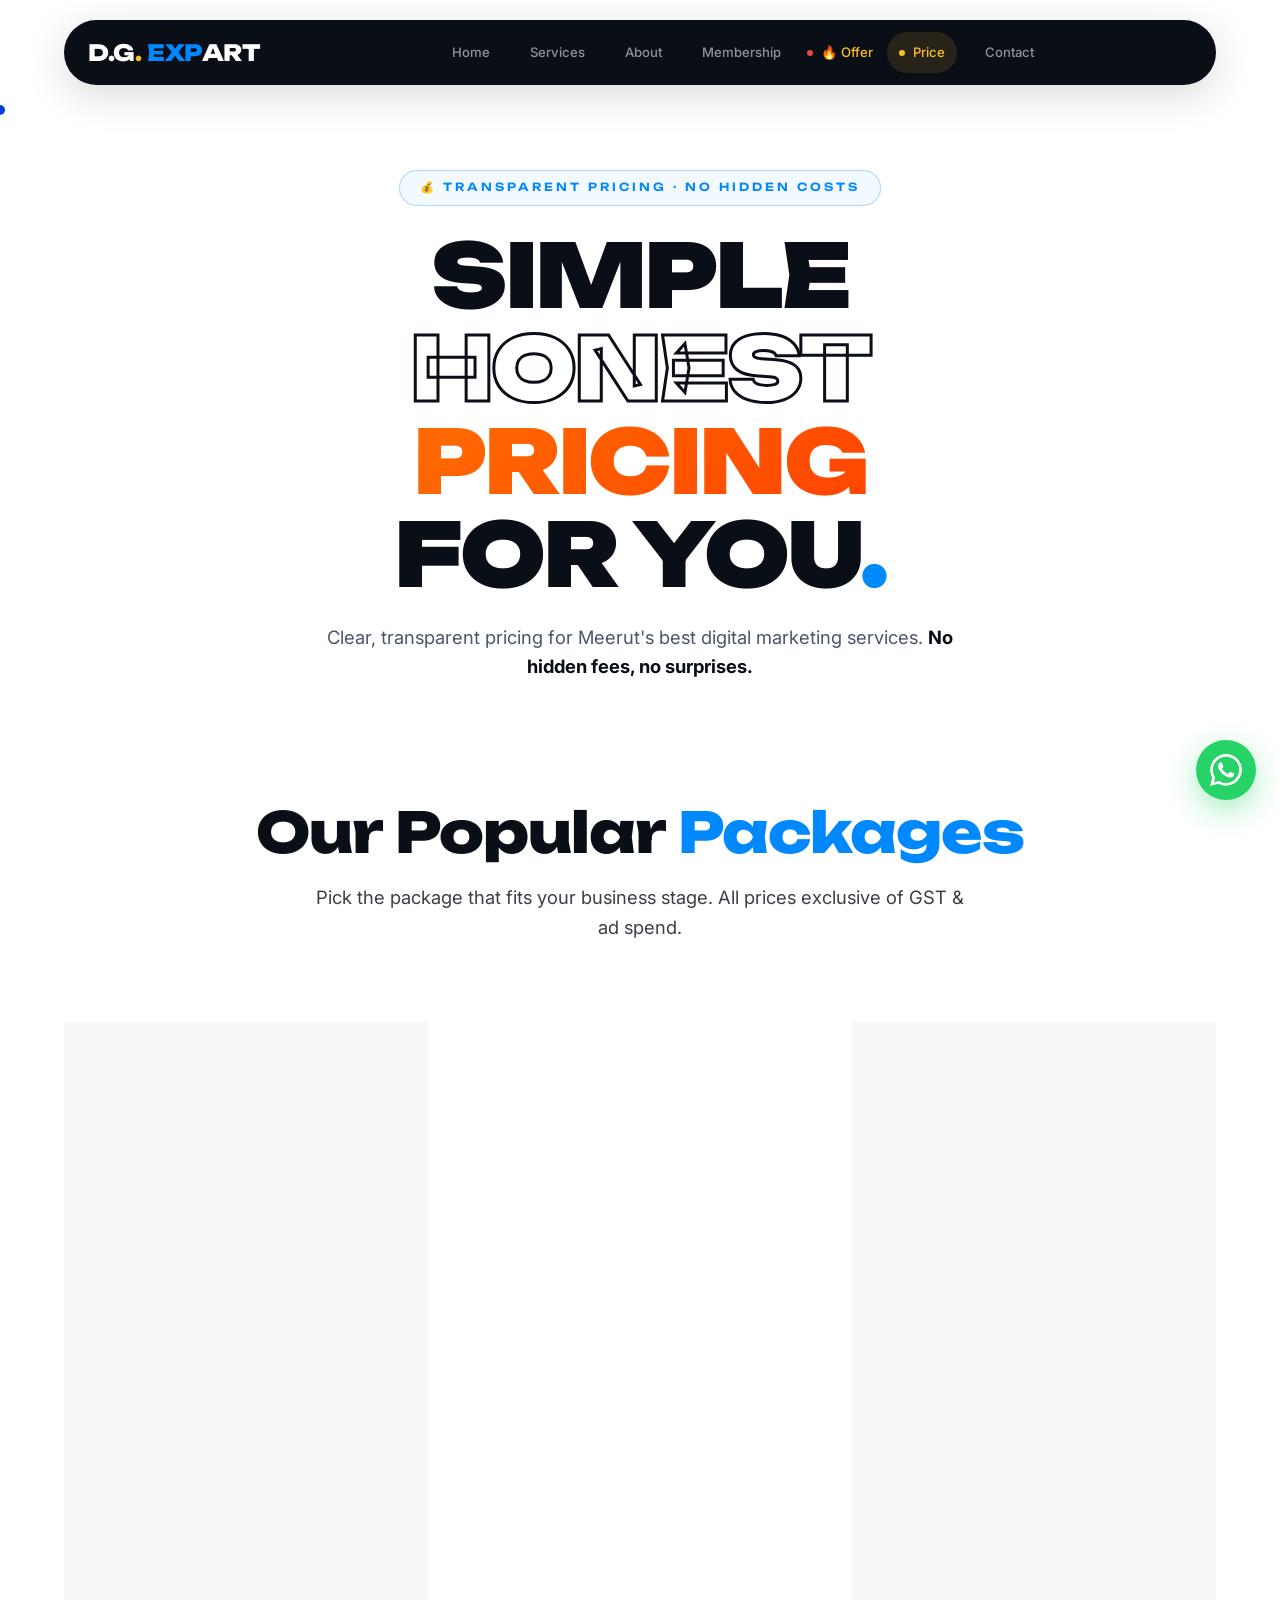
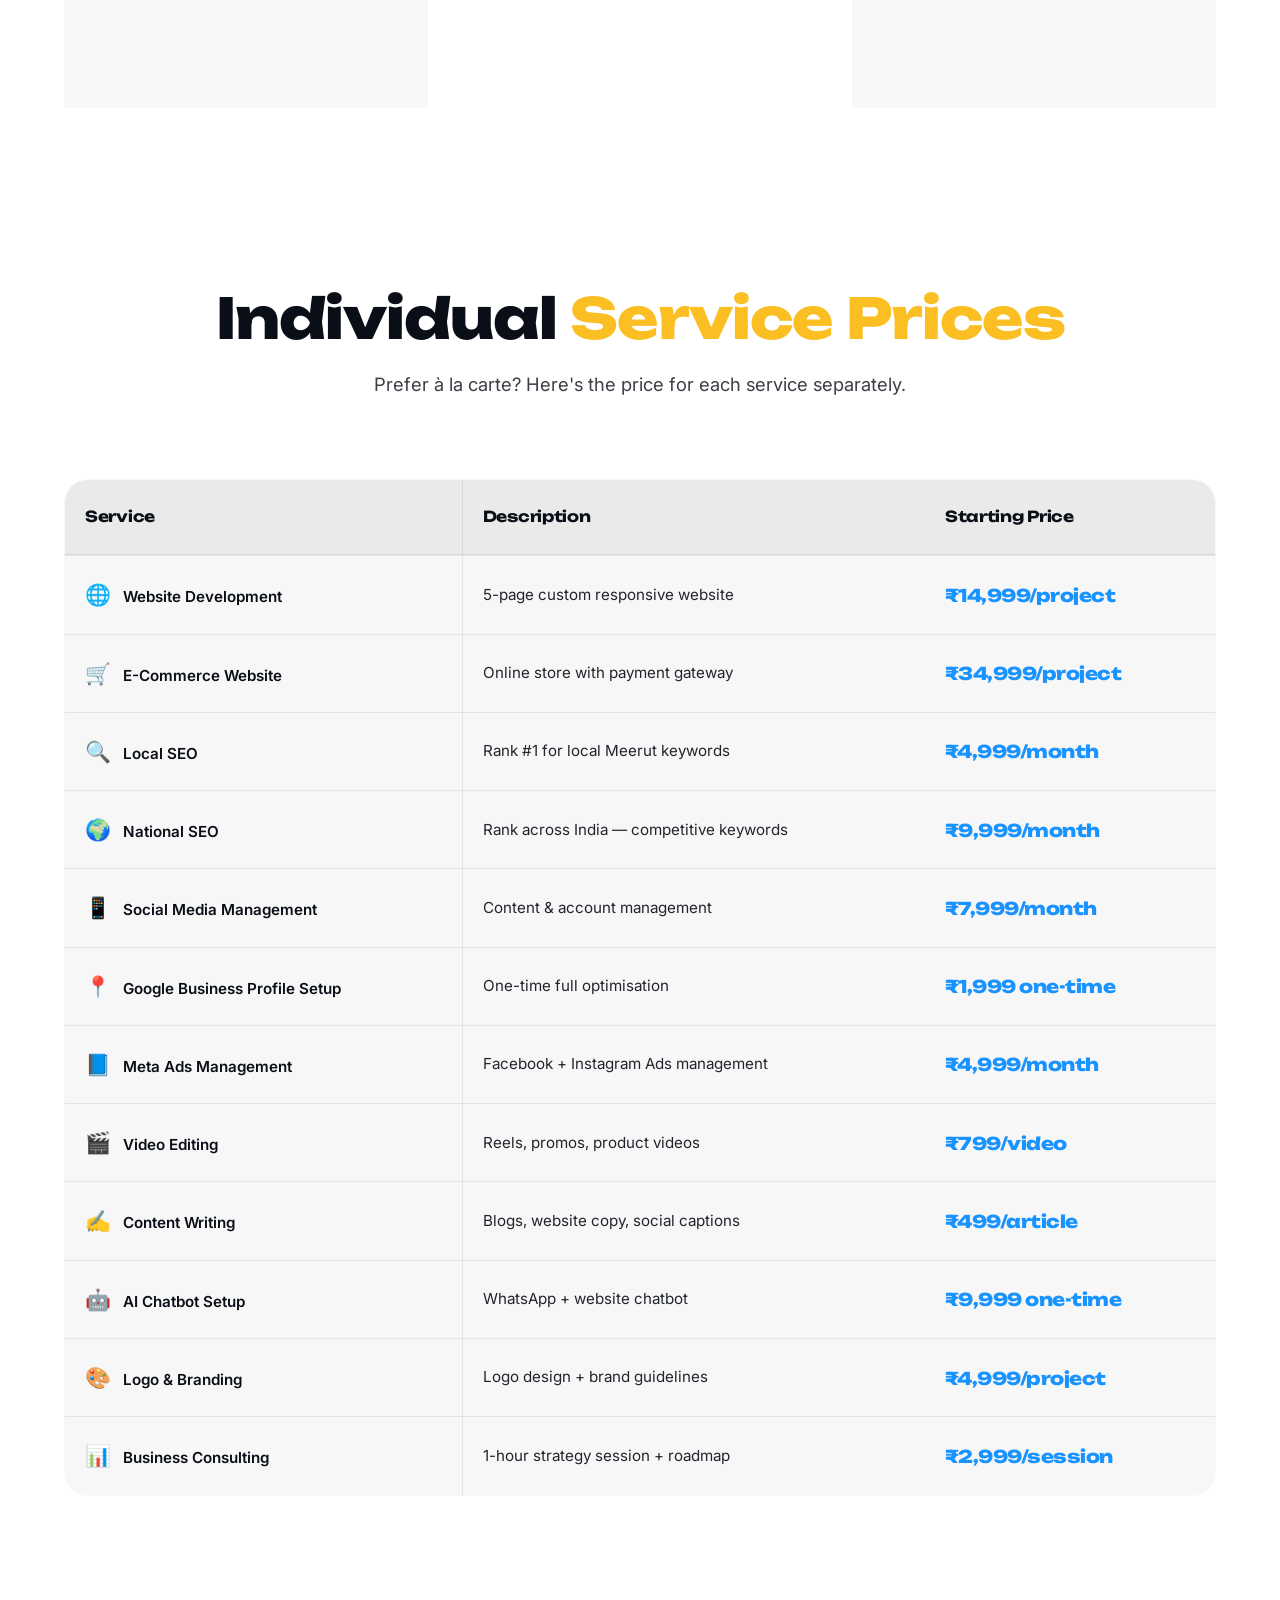
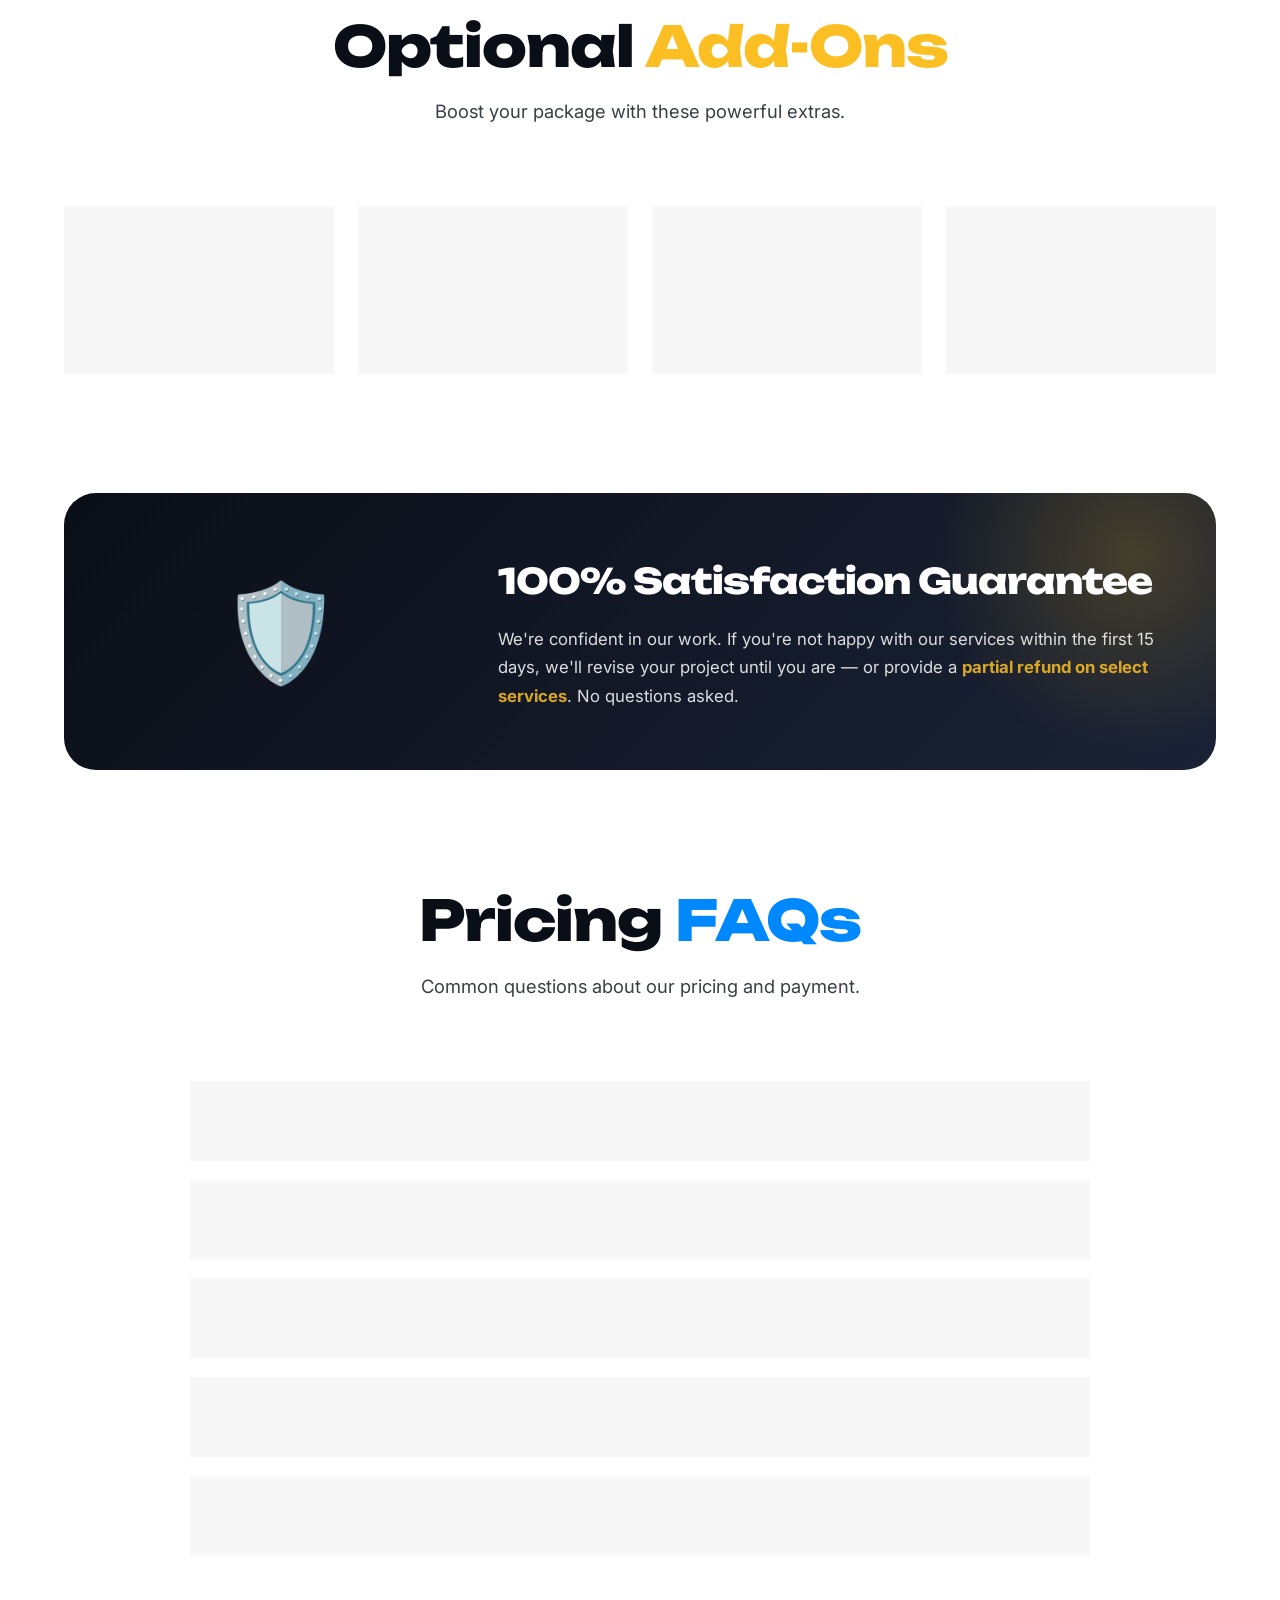
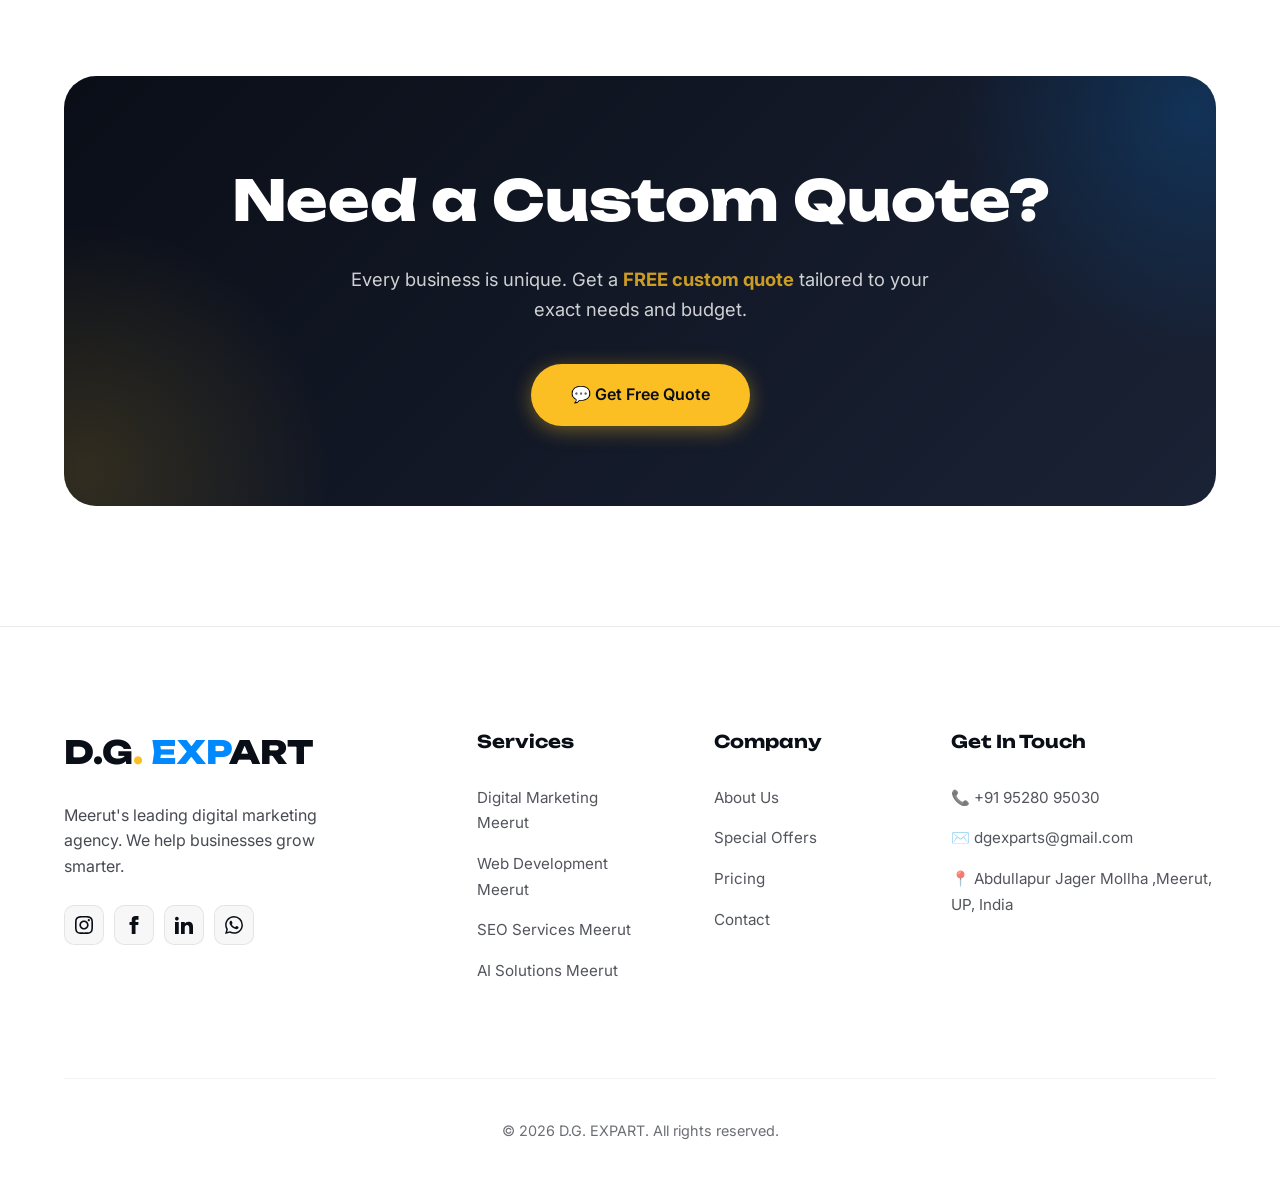
<file: price.html>
<!DOCTYPE html>
<html lang="en">
<head>
  <meta charset="UTF-8">
  <meta name="viewport" content="width=device-width, initial-scale=1.0, viewport-fit=cover">
  <title>Pricing | D.G. EXPART - Digital Marketing Agency in Meerut</title>
  <meta name="description" content="Transparent pricing for D.G. EXPART's digital marketing services in Meerut. Compare prices for SEO, Web Development, Digital Marketing, and AI Solutions.">
  <meta name="keywords" content="Digital Marketing Pricing Meerut, SEO Price Meerut, Website Cost Meerut, D.G. EXPART Pricing">
  <meta name="robots" content="index, follow">
  <link rel="icon" href="logo.png">
  <link rel="canonical" href="https://www.dgexpart.com/price.html">

  <link rel="preconnect" href="https://fonts.googleapis.com">
  <link rel="preconnect" href="https://fonts.gstatic.com" crossorigin>
  <link href="https://fonts.googleapis.com/css2?family=Inter:wght@300;400;500;600;700;800;900&family=Unbounded:wght@500;600;700;800;900&display=swap" rel="stylesheet">

  <style>
    /* ============================================ */
    /* === SHARED CSS - SAME AS INDEX === */
    /* ============================================ */
    :root {
      --bg-color: #ffffff;
      --text-color: #0a0e17;
      --text-secondary: #4a5568;
      --card-bg: rgba(0, 0, 0, 0.03);
      --card-border: rgba(0, 0, 0, 0.08);
      --accent-blue: #0088ff;
      --accent-gold: #fbbf24;
      --accent-green: #25D366;
      --accent-red: #ef4444;
      --font-main: 'Inter', sans-serif;
      --font-heading: 'Unbounded', cursive;
      --transition: all 0.5s cubic-bezier(0.4, 0, 0.2, 1);
    }

    * { margin: 0; padding: 0; box-sizing: border-box; }
    html { scroll-behavior: smooth; -webkit-text-size-adjust: 100%; }
    body {
      font-family: var(--font-main);
      background-color: var(--bg-color);
      color: var(--text-color);
      line-height: 1.6;
      overflow-x: hidden;
      transition: background-color 1.2s ease, color 1.2s ease;
      cursor: none;
      padding-top: 110px;
    }
    a, button, input, textarea { cursor: none; }

    .container { max-width: 1200px; margin: 0 auto; padding: 0 24px; }
    .section-padding { padding: 120px 0; }
    .text-center { text-align: center; }
    .text-blue { color: var(--accent-blue); }
    .text-gold { color: var(--accent-gold); }
    .section-header { margin-bottom: 80px; }
    .section-header h2 {
      font-family: var(--font-heading);
      font-size: clamp(2.2rem, 5vw, 3.5rem);
      font-weight: 800;
      margin-bottom: 20px;
      line-height: 1.1;
      letter-spacing: -1px;
    }
    .section-header p {
      font-size: 1.15rem;
      max-width: 650px;
      margin: 0 auto;
      opacity: 0.8;
    }

    /* CUSTOM CURSOR */
    .cursor-dot {
      width: 10px; height: 10px;
      background: var(--accent-gold);
      border-radius: 50%;
      position: fixed; pointer-events: none; z-index: 9999;
      transform: translate(-50%, -50%);
      transition: width 0.3s ease, height 0.3s ease, background-color 0.3s ease;
      mix-blend-mode: difference;
    }
    .cursor-dot.hover {
      width: 40px; height: 40px;
      background: var(--accent-blue);
    }

    /* PRELOADER */
    .preloader {
      position: fixed; top: 0; left: 0; width: 100%; height: 100%;
      background: #0a0e17; z-index: 10000;
      display: flex; justify-content: center; align-items: center;
      flex-direction: column; gap: 20px;
      transition: opacity 0.8s ease, visibility 0.8s ease;
    }
    .preloader.hidden { opacity: 0; visibility: hidden; }
    .preloader-logo {
      font-family: var(--font-heading); font-size: 2.5rem; font-weight: 800; color: white;
      animation: pulse 1.5s infinite;
    }
    .preloader-bar {
      width: 200px; height: 3px; background: rgba(255,255,255,0.1);
      border-radius: 10px; overflow: hidden;
    }
    .preloader-bar-fill {
      height: 100%; width: 0%; background: linear-gradient(90deg, var(--accent-blue), var(--accent-gold));
      animation: load 2s ease-in-out forwards;
    }

    /* BUTTONS */
    .btn {
      display: inline-flex; align-items: center; justify-content: center;
      padding: 18px 40px; border-radius: 50px;
      font-weight: 600; font-size: 1rem;
      text-decoration: none; transition: var(--transition);
      cursor: none; border: none; gap: 10px;
    }
    .btn-gold { background: var(--accent-gold); color: #0a0e17; box-shadow: 0 4px 20px rgba(251, 191, 36, 0.4); }
    .btn-gold:hover { transform: translateY(-3px) scale(1.05); box-shadow: 0 8px 30px rgba(251, 191, 36, 0.6); }
    .btn-outline { background: transparent; color: var(--text-color); border: 2px solid var(--text-color); }
    .btn-outline:hover { background: var(--text-color); color: var(--bg-color); transform: translateY(-3px) scale(1.02); }
    .btn-whatsapp { background: var(--accent-green); color: white; box-shadow: 0 4px 20px rgba(37, 211, 102, 0.4); }
    .btn-whatsapp:hover { transform: translateY(-3px) scale(1.03); box-shadow: 0 8px 30px rgba(37, 211, 102, 0.6); background: #1ebe5d; }

    /* ============================================ */
    /* === FLOATING PILL HEADER === */
    /* ============================================ */
    .floating-header {
      position: fixed;
      top: 20px;
      left: 50%;
      transform: translateX(-50%);
      width: 90%;
      max-width: 1200px;
      z-index: 1000;
    }
    .header-inner {
      background: #0a0e17;
      border-radius: 50px;
      padding: 12px 24px;
      display: flex;
      justify-content: space-between;
      align-items: center;
      box-shadow: 0 10px 40px rgba(0, 0, 0, 0.15);
      gap: 20px;
    }
    .header-logo {
      font-family: var(--font-heading);
      font-size: 1.4rem;
      font-weight: 800;
      color: #ffffff;
      text-decoration: none;
      letter-spacing: -0.5px;
      display: inline-flex;
      align-items: center;
      flex-shrink: 0;
    }
    .header-logo .dg { color: #ffffff; }
    .header-logo .dot { color: var(--accent-gold); }
    .header-logo .space { display: inline-block; width: 6px; }
    .header-logo .exp { color: var(--accent-blue); }
    .header-logo .art { color: #ffffff; }

    .desktop-nav {
      display: flex;
      gap: 2px;
      list-style: none;
      align-items: center;
      margin-left: auto;
      margin-right: auto;
    }
    .desktop-nav li { position: relative; }
    .desktop-nav a {
      color: #ffffff;
      text-decoration: none;
      font-weight: 500;
      font-size: 0.82rem;
      transition: all 0.35s cubic-bezier(0.4, 0, 0.2, 1);
      white-space: nowrap;
      padding: 10px 12px;
      border-radius: 50px;
      position: relative;
      display: inline-flex;
      align-items: center;
      gap: 8px;
      opacity: 0.55;
      background: transparent;
    }
    .desktop-nav a::before {
      content: '';
      width: 6px;
      height: 6px;
      border-radius: 50%;
      background: var(--accent-gold);
      opacity: 0;
      transform: scale(0);
      transition: all 0.35s cubic-bezier(0.4, 0, 0.2, 1);
      flex-shrink: 0;
    }
    .desktop-nav a:hover {
      opacity: 1;
      color: #ffffff;
      background: rgba(255, 255, 255, 0.08);
      transform: translateY(-1px);
    }
    .desktop-nav a:hover::before { opacity: 1; transform: scale(1); }
    .desktop-nav a.active {
      opacity: 1;
      color: var(--accent-gold);
      background: rgba(251, 191, 36, 0.12);
    }
    .desktop-nav a.active::before { opacity: 1; transform: scale(1); background: var(--accent-gold); }
    .desktop-nav a.active:hover { color: var(--accent-gold); background: rgba(251, 191, 36, 0.18); }
    .desktop-nav a span { position: relative; z-index: 1; }

    /* "Offer" link special */
    .desktop-nav a.offer-link {
      color: var(--accent-gold);
      opacity: 1;
    }
    .desktop-nav a.offer-link::before {
      opacity: 1;
      transform: scale(1);
      background: var(--accent-red);
      animation: blink 1.5s infinite;
    }
    @keyframes blink {
      0%, 100% { opacity: 1; }
      50% { opacity: 0.3; }
    }

    .hamburger-btn {
      display: none;
      background: rgba(255, 255, 255, 0.1);
      border: none;
      border-radius: 50%;
      width: 44px;
      height: 44px;
      flex-direction: column;
      justify-content: center;
      align-items: center;
      gap: 5px;
      cursor: none;
      transition: var(--transition);
      flex-shrink: 0;
    }
    .hamburger-btn:hover { background: var(--accent-blue); transform: rotate(90deg); }
    .hamburger-btn span {
      width: 20px;
      height: 2px;
      background: white;
      border-radius: 2px;
      transition: var(--transition);
    }
    .hamburger-btn.active span:nth-child(1) { transform: translateY(7px) rotate(45deg); }
    .hamburger-btn.active span:nth-child(2) { opacity: 0; }
    .hamburger-btn.active span:nth-child(3) { transform: translateY(-7px) rotate(-45deg); }

    .menu-overlay {
      position: fixed;
      top: 0; left: 0;
      width: 100%; height: 100%;
      background: rgba(10, 14, 23, 0.98);
      backdrop-filter: blur(20px);
      -webkit-backdrop-filter: blur(20px);
      z-index: 999;
      display: flex;
      justify-content: center;
      align-items: center;
      opacity: 0;
      visibility: hidden;
      transition: opacity 0.5s ease, visibility 0.5s ease;
    }
    .menu-overlay.active { opacity: 1; visibility: visible; }
    .menu-content { text-align: center; padding: 40px; }
    .menu-content ul { list-style: none; display: flex; flex-direction: column; gap: 20px; }
    .menu-content ul li a {
      font-family: var(--font-heading);
      font-size: clamp(1.5rem, 5vw, 2.8rem);
      font-weight: 800;
      color: white;
      text-decoration: none;
      letter-spacing: -2px;
      opacity: 0.5;
      transition: var(--transition);
      display: inline-block;
    }
    .menu-content ul li a:hover,
    .menu-content ul li a.active { opacity: 1; color: var(--accent-gold); transform: translateX(20px); }

    /* ============================================ */
    /* === PAGE HERO (PRICE) === */
    /* ============================================ */
    .page-hero {
      padding: 60px 0 80px;
      text-align: center;
      position: relative;
      overflow: hidden;
    }
    .page-hero-badge {
      display: inline-block;
      font-family: var(--font-heading);
      font-size: 0.7rem;
      font-weight: 600;
      letter-spacing: 3px;
      text-transform: uppercase;
      color: var(--accent-blue);
      padding: 8px 20px;
      border-radius: 50px;
      border: 1px solid rgba(0, 136, 255, 0.3);
      margin-bottom: 25px;
      background: rgba(0, 136, 255, 0.05);
      animation: pulse 3s infinite;
    }
    .page-hero h1 {
      font-family: var(--font-heading);
      font-size: clamp(2.5rem, 7vw, 5.5rem);
      font-weight: 900;
      line-height: 1;
      letter-spacing: -3px;
      margin-bottom: 25px;
      display: flex;
      flex-direction: column;
      gap: 5px;
      align-items: center;
    }
    .page-hero h1 .line-bold { color: var(--text-color); display: block; }
    .page-hero h1 .line-outline {
      color: transparent;
      -webkit-text-stroke: 3px var(--text-color);
      display: block;
    }
    .page-hero h1 .line-gradient {
      background: linear-gradient(135deg, #ff6b00, #ff4500);
      -webkit-background-clip: text;
      background-clip: text;
      -webkit-text-fill-color: transparent;
      display: block;
    }
    .page-hero h1 .highlight-blue { color: var(--accent-blue); }
    .page-hero p {
      font-size: 1.15rem;
      max-width: 650px;
      margin: 0 auto;
      opacity: 0.8;
      color: var(--text-secondary);
    }
    .page-hero p strong { color: var(--text-color); font-weight: 700; }

    /* ============================================ */
    /* === PRICE CARDS (MAIN PRICING TABLE) === */
    /* ============================================ */
    .price-grid {
      display: grid;
      grid-template-columns: repeat(auto-fit, minmax(300px, 1fr));
      gap: 30px;
      margin-bottom: 60px;
    }
    .price-card {
      background: var(--card-bg);
      border: 2px solid var(--card-border);
      border-radius: 28px;
      padding: 45px 35px;
      position: relative;
      transition: var(--transition);
      backdrop-filter: blur(10px);
      -webkit-backdrop-filter: blur(10px);
    }
    .price-card:hover {
      transform: translateY(-12px);
      border-color: var(--accent-blue);
      box-shadow: 0 30px 60px rgba(0, 136, 255, 0.15);
    }
    .price-card.featured {
      border-color: var(--accent-gold);
      box-shadow: 0 30px 70px rgba(251, 191, 36, 0.2);
    }
    .price-card.featured:hover {
      border-color: var(--accent-gold);
      box-shadow: 0 40px 80px rgba(251, 191, 36, 0.3);
    }
    .featured-badge {
      position: absolute;
      top: -15px;
      left: 50%;
      transform: translateX(-50%);
      background: var(--accent-gold);
      color: #0a0e17;
      font-family: var(--font-heading);
      font-size: 0.65rem;
      font-weight: 800;
      padding: 8px 20px;
      border-radius: 50px;
      letter-spacing: 2px;
      text-transform: uppercase;
      white-space: nowrap;
      box-shadow: 0 8px 20px rgba(251, 191, 36, 0.4);
    }
    .price-card h3 {
      font-family: var(--font-heading);
      font-size: 1.5rem;
      font-weight: 800;
      margin-bottom: 10px;
      letter-spacing: -0.5px;
    }
    .price-card .service-desc {
      font-size: 0.95rem;
      opacity: 0.7;
      margin-bottom: 25px;
      min-height: 45px;
    }
    .price-tag {
      font-family: var(--font-heading);
      font-size: 2.8rem;
      font-weight: 900;
      line-height: 1;
      margin-bottom: 8px;
      letter-spacing: -2px;
    }
    .price-card.featured .price-tag { color: var(--accent-gold); }
    .price-card:not(.featured) .price-tag { color: var(--accent-blue); }
    .price-period {
      font-size: 0.85rem;
      opacity: 0.6;
      letter-spacing: 1px;
      text-transform: uppercase;
      display: block;
      margin-bottom: 30px;
    }
    .price-features {
      list-style: none;
      margin-bottom: 30px;
      padding-bottom: 30px;
      border-bottom: 1px solid var(--card-border);
    }
    .price-features li {
      display: flex;
      align-items: flex-start;
      gap: 12px;
      margin-bottom: 12px;
      font-size: 0.92rem;
      line-height: 1.5;
      opacity: 0.85;
    }
    .price-features li .check {
      color: var(--accent-green);
      font-weight: 800;
      flex-shrink: 0;
      font-size: 1.05rem;
      line-height: 1.3;
    }
    .price-features li.disabled {
      opacity: 0.35;
      text-decoration: line-through;
    }
    .price-features li.disabled .check { color: var(--accent-red); }
    .price-card .btn { width: 100%; }

    /* ============================================ */
    /* === INDIVIDUAL SERVICES PRICE LIST === */
    /* ============================================ */
    .service-price-table {
      width: 100%;
      border-collapse: collapse;
      background: var(--card-bg);
      border-radius: 24px;
      overflow: hidden;
      border: 1px solid var(--card-border);
      backdrop-filter: blur(10px);
    }
    .service-price-table th {
      background: rgba(10, 14, 23, 0.05);
      padding: 25px 20px;
      text-align: left;
      font-family: var(--font-heading);
      font-size: 0.95rem;
      font-weight: 700;
      border-bottom: 2px solid var(--card-border);
      letter-spacing: -0.3px;
    }
    .service-price-table th:first-child { border-right: 1px solid var(--card-border); }
    .service-price-table td {
      padding: 22px 20px;
      font-size: 0.95rem;
      border-bottom: 1px solid var(--card-border);
      opacity: 0.9;
      vertical-align: middle;
    }
    .service-price-table td:first-child {
      font-weight: 600;
      opacity: 1;
      border-right: 1px solid var(--card-border);
    }
    .service-price-table tr:last-child td { border-bottom: none; }
    .service-price-table tr:hover td { background: rgba(0, 136, 255, 0.03); }
    .service-price-table .price-cell {
      font-family: var(--font-heading);
      font-size: 1.1rem;
      font-weight: 800;
      color: var(--accent-blue);
      letter-spacing: -0.5px;
    }
    .service-price-table .service-icon-cell {
      font-size: 1.3rem;
      margin-right: 8px;
    }

    /* ============================================ */
    /* === ADD-ONS SECTION === */
    /* ============================================ */
    .addons-grid {
      display: grid;
      grid-template-columns: repeat(auto-fit, minmax(240px, 1fr));
      gap: 25px;
    }
    .addon-card {
      background: var(--card-bg);
      border: 1px solid var(--card-border);
      border-radius: 20px;
      padding: 30px 25px;
      transition: var(--transition);
      backdrop-filter: blur(10px);
      display: flex;
      align-items: center;
      gap: 20px;
    }
    .addon-card:hover {
      transform: translateY(-6px);
      border-color: var(--accent-blue);
      box-shadow: 0 15px 40px rgba(0, 136, 255, 0.1);
    }
    .addon-icon {
      width: 55px;
      height: 55px;
      border-radius: 14px;
      background: var(--accent-gold);
      display: flex;
      align-items: center;
      justify-content: center;
      font-size: 1.5rem;
      flex-shrink: 0;
      transition: var(--transition);
    }
    .addon-card:hover .addon-icon {
      background: var(--accent-blue);
      color: white;
      transform: rotate(-8deg) scale(1.1);
    }
    .addon-info h4 {
      font-size: 1rem;
      font-weight: 700;
      margin-bottom: 5px;
      letter-spacing: -0.3px;
    }
    .addon-info p {
      font-size: 0.85rem;
      opacity: 0.7;
    }
    .addon-info .addon-price {
      font-family: var(--font-heading);
      font-size: 1rem;
      font-weight: 800;
      color: var(--accent-blue);
      margin-top: 5px;
      display: block;
    }

    /* ============================================ */
    /* === GUARANTEE BANNER === */
    /* ============================================ */
    .guarantee-banner {
      background: linear-gradient(135deg, #0a0e17, #1a2235);
      border-radius: 32px;
      padding: 60px 50px;
      color: white;
      display: grid;
      grid-template-columns: 1fr 2fr;
      gap: 50px;
      align-items: center;
      position: relative;
      overflow: hidden;
    }
    .guarantee-banner::before {
      content: '';
      position: absolute;
      top: -50%; right: -10%;
      width: 400px; height: 400px;
      background: radial-gradient(circle, rgba(251, 191, 36, 0.2) 0%, transparent 70%);
      border-radius: 50%;
    }
    .guarantee-icon {
      font-size: 6rem;
      text-align: center;
      position: relative;
      z-index: 1;
    }
    .guarantee-text h3 {
      font-family: var(--font-heading);
      font-size: clamp(1.5rem, 3vw, 2.2rem);
      font-weight: 800;
      margin-bottom: 15px;
      letter-spacing: -1px;
      position: relative;
      z-index: 1;
      color: white;
    }
    .guarantee-text p {
      font-size: 1.05rem;
      opacity: 0.85;
      line-height: 1.7;
      position: relative;
      z-index: 1;
    }
    .guarantee-text strong { color: var(--accent-gold); }

    /* ============================================ */
    /* === FAQ SECTION === */
    /* ============================================ */
    .faq-grid {
      max-width: 900px;
      margin: 0 auto;
      display: flex;
      flex-direction: column;
      gap: 20px;
    }
    .faq-item {
      background: var(--card-bg);
      border: 1px solid var(--card-border);
      border-radius: 16px;
      transition: var(--transition);
      overflow: hidden;
      backdrop-filter: blur(10px);
    }
    .faq-item:hover { border-color: var(--accent-blue); }
    .faq-question {
      padding: 25px 30px;
      cursor: none;
      display: flex;
      justify-content: space-between;
      align-items: center;
      gap: 20px;
      font-weight: 600;
      font-size: 1.05rem;
      transition: var(--transition);
      user-select: none;
    }
    .faq-item.open .faq-question { color: var(--accent-blue); }
    .faq-toggle {
      font-size: 1.5rem;
      font-weight: 700;
      color: var(--accent-gold);
      flex-shrink: 0;
      transition: transform 0.4s ease;
      line-height: 1;
    }
    .faq-item.open .faq-toggle { transform: rotate(45deg); }
    .faq-answer {
      max-height: 0;
      overflow: hidden;
      transition: max-height 0.4s ease, padding 0.4s ease;
      padding: 0 30px;
      opacity: 0.85;
      font-size: 0.95rem;
      line-height: 1.7;
    }
    .faq-item.open .faq-answer { max-height: 300px; padding: 0 30px 25px; }

    /* ============================================ */
    /* === CTA SECTION === */
    /* ============================================ */
    .cta-section {
      background: linear-gradient(135deg, #0a0e17, #1a2235);
      border-radius: 32px;
      padding: 80px 40px;
      text-align: center;
      position: relative;
      overflow: hidden;
      color: white;
    }
    .cta-section::before {
      content: '';
      position: absolute;
      top: -50%; right: -20%;
      width: 500px; height: 500px;
      background: radial-gradient(circle, rgba(0, 136, 255, 0.2) 0%, transparent 70%);
      border-radius: 50%;
    }
    .cta-section::after {
      content: '';
      position: absolute;
      bottom: -50%; left: -20%;
      width: 500px; height: 500px;
      background: radial-gradient(circle, rgba(251, 191, 36, 0.15) 0%, transparent 70%);
      border-radius: 50%;
    }
    .cta-section h2 {
      font-family: var(--font-heading);
      font-size: clamp(2rem, 5vw, 3.5rem);
      font-weight: 800;
      margin-bottom: 20px;
      position: relative; z-index: 1;
      color: white;
    }
    .cta-section p {
      font-size: 1.15rem;
      max-width: 600px;
      margin: 0 auto 40px;
      opacity: 0.8;
      position: relative; z-index: 1;
    }
    .cta-section .btn { position: relative; z-index: 1; }

    /* ============================================ */
    /* === FOOTER === */
    /* ============================================ */
    footer { padding: 100px 0 40px; border-top: 1px solid var(--card-border); }
    .footer-grid { display: grid; grid-template-columns: 2fr 1fr 1fr 1.5fr; gap: 60px; margin-bottom: 80px; }
    .footer-brand .logo { font-size: 2rem; margin-bottom: 25px; display: inline-block; font-family: var(--font-heading); font-weight: 800; text-decoration: none; color: var(--text-color); }
    .footer-brand .logo span { color: var(--accent-blue); }
    .footer-brand .logo .dot { color: var(--accent-gold); }
    .footer-brand p { font-size: 1rem; opacity: 0.75; max-width: 300px; margin-bottom: 25px; }
    .footer-social { display: flex; gap: 10px; flex-wrap: wrap; }
    .footer-social a {
      width: 40px; height: 40px; border-radius: 10px;
      background: var(--card-bg); border: 1px solid var(--card-border);
      display: flex; align-items: center; justify-content: center;
      color: var(--text-color); text-decoration: none; transition: var(--transition);
    }
    .footer-social a svg { width: 18px; height: 18px; fill: currentColor; }
    .footer-social a:hover { color: white; transform: translateY(-4px); border-color: transparent; }
    .footer-social a.instagram:hover { background: linear-gradient(45deg, #f09433, #e6683c, #dc2743, #cc2366, #bc1888); }
    .footer-social a.facebook:hover { background: #1877F2; }
    .footer-social a.linkedin:hover { background: #0A66C2; }
    .footer-social a.twitter:hover { background: #000000; }
    .footer-social a.youtube:hover { background: #FF0000; }
    .footer-social a.whatsapp:hover { background: #25D366; }

    .footer-col h4 { font-family: var(--font-heading); font-size: 1.1rem; margin-bottom: 30px; font-weight: 700; }
    .footer-col ul { list-style: none; }
    .footer-col ul li { margin-bottom: 15px; }
    .footer-col ul li a { color: var(--text-color); text-decoration: none; transition: var(--transition); font-size: 0.95rem; opacity: 0.7; }
    .footer-col ul li a:hover { opacity: 1; color: var(--accent-blue); padding-left: 8px; }
    .footer-bottom { text-align: center; padding-top: 40px; border-top: 1px solid var(--card-border); font-size: 0.9rem; opacity: 0.6; }

    /* ============================================ */
    /* === FLOATING WHATSAPP BUTTON === */
    /* ============================================ */
    .whatsapp-float {
      position: fixed; bottom: 100px; right: 24px;
      width: 60px; height: 60px;
      background: var(--accent-green);
      border-radius: 50%;
      display: flex; align-items: center; justify-content: center;
      color: white; text-decoration: none; z-index: 1500;
      box-shadow: 0 10px 30px rgba(37, 211, 102, 0.4);
      transition: var(--transition);
      animation: whatsappPulse 2s infinite;
    }
    .whatsapp-float:hover { transform: scale(1.15) rotate(-8deg); box-shadow: 0 15px 40px rgba(37, 211, 102, 0.6); }
    .whatsapp-float svg { width: 32px; height: 32px; fill: white; }
    @keyframes whatsappPulse {
      0%, 100% { box-shadow: 0 10px 30px rgba(37, 211, 102, 0.4), 0 0 0 0 rgba(37, 211, 102, 0.6); }
      50% { box-shadow: 0 10px 30px rgba(37, 211, 102, 0.4), 0 0 0 15px rgba(37, 211, 102, 0); }
    }

    /* ============================================ */
    /* === MOBILE BOTTOM NAV === */
    /* ============================================ */
    .bottom-nav {
      display: none; position: fixed; bottom: 0; left: 0; width: 100%;
      background: var(--bg-color); border-top: 1px solid var(--card-border);
      box-shadow: 0 -10px 30px rgba(0,0,0,0.1); z-index: 2000;
      padding: 8px 0; transition: var(--transition);
      backdrop-filter: blur(20px);
    }
    .bottom-nav.dark-mode { background: rgba(10, 14, 23, 0.95); border-top-color: rgba(255,255,255,0.1); }
    .bottom-nav ul { display: flex; justify-content: space-around; align-items: center; list-style: none; padding: 0 6px; }
    .bottom-nav li { flex: 1; text-align: center; }
    .bottom-nav a {
      display: flex; flex-direction: column; align-items: center; justify-content: center;
      gap: 4px; text-decoration: none; color: var(--text-color);
      opacity: 0.5; transition: var(--transition); padding: 8px 0; position: relative;
    }
    .bottom-nav a:hover, .bottom-nav a.active { opacity: 1; color: var(--accent-blue); }
    .bottom-nav a .nav-icon {
      width: 20px; height: 20px;
      stroke: currentColor; fill: none; stroke-width: 2;
      stroke-linecap: round; stroke-linejoin: round;
      transition: var(--transition);
    }
    .bottom-nav a.active .nav-icon { stroke: var(--accent-blue); transform: scale(1.1); }
    .bottom-nav a .nav-label { font-size: 0.55rem; font-weight: 600; text-transform: uppercase; letter-spacing: 0.3px; }
    .bottom-nav a.active::before {
      content: ''; position: absolute; top: -8px; left: 50%;
      transform: translateX(-50%); width: 25px; height: 3px;
      background: var(--accent-gold); border-radius: 0 0 3px 3px;
    }

    /* ANIMATIONS */
    @keyframes pulse { 0%, 100% { box-shadow: 0 0 0 0 rgba(0, 136, 255, 0.4); } 50% { box-shadow: 0 0 0 15px rgba(0, 136, 255, 0); } }
    @keyframes load { 0% { width: 0%; } 100% { width: 100%; } }
    .reveal { opacity: 0; transform: translateY(60px); transition: opacity 1s ease, transform 1s ease; }
    .reveal.visible { opacity: 1; transform: translateY(0); }
    .reveal-left { opacity: 0; transform: translateX(-80px); transition: opacity 1s ease, transform 1s ease; }
    .reveal-left.visible { opacity: 1; transform: translateX(0); }
    .reveal-right { opacity: 0; transform: translateX(80px); transition: opacity 1s ease, transform 1s ease; }
    .reveal-right.visible { opacity: 1; transform: translateX(0); }

    /* RESPONSIVE */
    @media (max-width: 992px) {
      .page-hero h1 { align-items: center; }
      .desktop-nav { display: none; }
      .footer-grid { grid-template-columns: 1fr 1fr; gap: 40px; }
      .guarantee-banner { grid-template-columns: 1fr; gap: 30px; text-align: center; padding: 50px 35px; }
    }
    @media (max-width: 768px) {
      body { padding-top: 85px; padding-bottom: 85px; }
      .floating-header { top: 12px; width: 94%; }
      .header-inner { padding: 10px 18px; gap: 10px; }
      .header-logo { font-size: 1.1rem; }
      .hamburger-btn { display: flex; width: 40px; height: 40px; }
      .hamburger-btn span { width: 18px; }
      .page-hero { padding: 30px 0 50px; }
      .page-hero h1 { font-size: clamp(2rem, 10vw, 3rem); letter-spacing: -1.5px; gap: 3px; margin-bottom: 20px; }
      .page-hero h1 .line-outline { -webkit-text-stroke: 1.5px var(--text-color); }
      .page-hero p { font-size: 0.95rem; padding: 0 10px; }
      .section-padding { padding: 60px 0; }
      .section-header { margin-bottom: 45px; }
      .section-header h2 { font-size: 1.8rem; }
      .section-header p { font-size: 1rem; }
      .cursor-dot { display: none; }
      body { cursor: auto; }
      a, button { cursor: pointer; }
      .price-grid { gap: 25px; }
      .price-card { padding: 35px 25px; border-radius: 22px; }
      .price-card h3 { font-size: 1.3rem; }
      .price-tag { font-size: 2.2rem; }
      .service-price-table { font-size: 0.85rem; display: block; overflow-x: auto; white-space: nowrap; }
      .service-price-table th, .service-price-table td { padding: 15px 12px; }
      .service-price-table th { font-size: 0.8rem; }
      .service-price-table .price-cell { font-size: 0.95rem; }
      .addons-grid { gap: 18px; }
      .addon-card { padding: 22px 18px; gap: 15px; }
      .addon-icon { width: 48px; height: 48px; font-size: 1.3rem; }
      .addon-info h4 { font-size: 0.92rem; }
      .addon-info p { font-size: 0.78rem; }
      .guarantee-banner { padding: 40px 25px; border-radius: 24px; }
      .guarantee-icon { font-size: 4rem; }
      .guarantee-text h3 { font-size: 1.4rem; }
      .guarantee-text p { font-size: 0.95rem; }
      .faq-question { padding: 20px 22px; font-size: 0.95rem; }
      .faq-answer { padding: 0 22px; font-size: 0.9rem; }
      .faq-item.open .faq-answer { padding: 0 22px 20px; }
      .cta-section { padding: 50px 25px; border-radius: 24px; }
      .cta-section h2 { font-size: 1.8rem; }
      .cta-section p { font-size: 1rem; margin-bottom: 30px; }
      .footer-grid { grid-template-columns: 1fr; text-align: center; gap: 35px; margin-bottom: 45px; }
      .footer-brand p { margin: 0 auto 20px; }
      .footer-social { justify-content: center; }
      .footer-col h4 { margin-bottom: 20px; font-size: 1rem; }
      .footer-col ul li { margin-bottom: 12px; }
      .footer-col ul li a:hover { padding-left: 0; }
      footer { padding: 60px 0 30px; }
      .whatsapp-float { bottom: 90px; right: 16px; width: 54px; height: 54px; }
      .whatsapp-float svg { width: 28px; height: 28px; }
      .bottom-nav { display: block; padding: 6px 0; padding-bottom: calc(6px + env(safe-area-inset-bottom)); }
      .bottom-nav a { padding: 6px 0; gap: 3px; }
      .bottom-nav a .nav-icon { width: 18px; height: 18px; }
      .bottom-nav a .nav-label { font-size: 0.5rem; letter-spacing: 0.2px; }
      .bottom-nav a.active::before { top: -6px; width: 20px; height: 2px; }
    }
    @media (max-width: 380px) {
      .header-logo { font-size: 1rem; }
      .page-hero h1 { font-size: 1.8rem; }
      .bottom-nav a .nav-label { font-size: 0.48rem; }
      .bottom-nav a .nav-icon { width: 16px; height: 16px; }
      .whatsapp-float { bottom: 85px; right: 12px; width: 50px; height: 50px; }
      .whatsapp-float svg { width: 26px; height: 26px; }
    }
  </style>

  <script type="application/ld+json">
  {
    "@context": "https://schema.org",
    "@type": "PriceSpecification",
    "name": "D.G. EXPART Pricing",
    "description": "Transparent pricing for digital marketing services in Meerut",
    "seller": {
      "@type": "LocalBusiness",
      "name": "D.G. EXPART",
      "telephone": "+91-9528095030",
      "address": {
        "@type": "PostalAddress",
        "addressLocality": "Meerut",
        "addressRegion": "UP",
        "addressCountry": "IN"
      }
    },
    "areaServed": "Meerut, India"
  }
  </script>
</head>
<body>

  <div class="cursor-dot" id="cursorDot"></div>

  <div class="preloader" id="preloader">
    <div class="preloader-logo">D.G<span style="color: var(--accent-gold)">.</span> <span style="color: var(--accent-blue)">EXP</span>ART</div>
    <div class="preloader-bar"><div class="preloader-bar-fill"></div></div>
  </div>

  <!-- FLOATING WHATSAPP BUTTON -->
  <a href="https://wa.me/919528095030?text=Hi%20D.G.%20EXPART%2C%20I%20want%20to%20know%20about%20your%20pricing." target="_blank" rel="noopener" class="whatsapp-float" aria-label="Chat on WhatsApp">
    <svg viewBox="0 0 24 24" xmlns="http://www.w3.org/2000/svg">
      <path d="M17.472 14.382c-.297-.149-1.758-.867-2.03-.967-.273-.099-.471-.148-.67.15-.197.297-.767.966-.94 1.164-.173.199-.347.223-.644.075-.297-.15-1.255-.463-2.39-1.475-.883-.788-1.48-1.761-1.653-2.059-.173-.297-.018-.458.13-.606.134-.133.298-.347.446-.52.149-.174.198-.298.298-.497.099-.198.05-.371-.025-.52-.075-.149-.669-1.612-.916-2.207-.242-.579-.487-.5-.669-.51-.173-.008-.371-.01-.57-.01-.198 0-.52.074-.792.372-.272.297-1.04 1.016-1.04 2.479 0 1.462 1.065 2.875 1.213 3.074.149.198 2.096 3.2 5.077 4.487.709.306 1.262.489 1.694.625.712.227 1.36.195 1.871.118.571-.085 1.758-.719 2.006-1.413.248-.694.248-1.289.173-1.413-.074-.124-.272-.198-.57-.347m-5.421 7.403h-.004a9.87 9.87 0 01-5.031-1.378l-.361-.214-3.741.982.998-3.648-.235-.374a9.86 9.86 0 01-1.51-5.26c.001-5.45 4.436-9.884 9.888-9.884 2.64 0 5.122 1.03 6.988 2.898a9.825 9.825 0 012.893 6.994c-.003 5.45-4.437 9.884-9.885 9.884m8.413-18.297A11.815 11.815 0 0012.05 0C5.495 0 .16 5.335.157 11.892c0 2.096.547 4.142 1.588 5.945L.057 24l6.305-1.654a11.882 11.882 0 005.683 1.448h.005c6.554 0 11.89-5.335 11.893-11.893a11.821 11.821 0 00-3.48-8.413z"/>
    </svg>
  </a>

  <!-- HEADER -->
  <header class="floating-header" id="header">
    <div class="header-inner">
      <a href="index.html" class="header-logo">
        <span class="dg">D.G</span><span class="dot">.</span><span class="space">&nbsp;</span><span class="exp">EXP</span><span class="art">ART</span>
      </a>
      
      <ul class="desktop-nav">
        <li><a href="index.html"><span>Home</span></a></li>
        <li><a href="services.html"><span>Services</span></a></li>
        <li><a href="about.html"><span>About</span></a></li>
        <li><a href="membership.html"><span>Membership</span></a></li>
        <li><a href="offer.html" class="offer-link"><span>🔥 Offer</span></a></li>
        <li><a href="price.html" class="active"><span>Price</span></a></li>
        <li><a href="contact.html"><span>Contact</span></a></li>
      </ul>
      
      <button class="hamburger-btn" id="hamburgerBtn" aria-label="Menu">
        <span></span>
        <span></span>
        <span></span>
      </button>
    </div>
  </header>

  <!-- SLIDING MENU -->
  <div class="menu-overlay" id="menuOverlay">
    <div class="menu-content">
      <ul>
        <li><a href="index.html">Home</a></li>
        <li><a href="services.html">Services</a></li>
        <li><a href="about.html">About</a></li>
        <li><a href="membership.html">Membership</a></li>
        <li><a href="offer.html">🔥 Offer</a></li>
        <li><a href="price.html" class="active">Price</a></li>
        <li><a href="contact.html">Contact</a></li>
      </ul>
    </div>
  </div>

  <!-- PAGE HERO -->
  <section class="page-hero" id="hero">
    <div class="container">
      <div class="page-hero-badge reveal">💰 Transparent Pricing · No Hidden Costs</div>
      <h1 class="reveal">
        <span class="line-bold">SIMPLE</span>
        <span class="line-outline">HONEST</span>
        <span class="line-gradient">PRICING</span>
        <span class="line-bold">FOR YOU<span class="highlight-blue">.</span></span>
      </h1>
      <p class="reveal">
        Clear, transparent pricing for Meerut's best digital marketing services. <strong>No hidden fees, no surprises.</strong>
      </p>
    </div>
  </section>

  <!-- MAIN PRICE CARDS -->
  <section class="section-padding" id="pricing" style="padding-top: 40px;">
    <div class="container">
      <div class="section-header text-center reveal">
        <h2>Our Popular <span class="text-blue">Packages</span></h2>
        <p>Pick the package that fits your business stage. All prices exclusive of GST & ad spend.</p>
      </div>
      <div class="price-grid">
        
        <!-- BASIC -->
        <div class="price-card reveal">
          <h3>Basic</h3>
          <p class="service-desc">Perfect for small businesses & startups just starting their digital journey.</p>
          <div class="price-tag">₹9,999</div>
          <span class="price-period">Per Month</span>
          <ul class="price-features">
            <li><span class="check">✓</span> Social Media (2 Platforms)</li>
            <li><span class="check">✓</span> 8 Posts / Month</li>
            <li><span class="check">✓</span> Basic SEO Setup</li>
            <li><span class="check">✓</span> Google Business Profile Optimisation</li>
            <li><span class="check">✓</span> Monthly Performance Report</li>
            <li class="disabled"><span class="check">✗</span> Paid Ads Management</li>
            <li class="disabled"><span class="check">✗</span> Dedicated Manager</li>
          </ul>
          <a href="https://wa.me/919528095030?text=Hi%2C%20I%20am%20interested%20in%20the%20Basic%20package%20(%E2%82%B99%2C999%2Fmonth)." target="_blank" rel="noopener" class="btn btn-outline">Get Started</a>
        </div>

        <!-- STANDARD (FEATURED) -->
        <div class="price-card featured reveal">
          <div class="featured-badge">Best Value</div>
          <h3>Standard</h3>
          <p class="service-desc">Best for growing businesses ready to scale their reach and revenue.</p>
          <div class="price-tag">₹19,999</div>
          <span class="price-period">Per Month</span>
          <ul class="price-features">
            <li><span class="check">✓</span> Everything in Basic</li>
            <li><span class="check">✓</span> Social Media (4 Platforms)</li>
            <li><span class="check">✓</span> 16 Posts / Month</li>
            <li><span class="check">✓</span> Advanced Local SEO</li>
            <li><span class="check">✓</span> Google Ads Management</li>
            <li><span class="check">✓</span> Meta Ads Management</li>
            <li><span class="check">✓</span> Lead Tracking + Monthly Strategy</li>
          </ul>
          <a href="https://wa.me/919528095030?text=Hi%2C%20I%20am%20interested%20in%20the%20Standard%20package%20(%E2%82%B919%2C999%2Fmonth)." target="_blank" rel="noopener" class="btn btn-gold">Get Started</a>
        </div>

        <!-- PREMIUM -->
        <div class="price-card reveal">
          <h3>Premium</h3>
          <p class="service-desc">Full-service solution for established businesses & enterprises.</p>
          <div class="price-tag">₹39,999</div>
          <span class="price-period">Per Month</span>
          <ul class="price-features">
            <li><span class="check">✓</span> Everything in Standard</li>
            <li><span class="check">✓</span> AI Chatbot Integration / Maintenance</li>
            <li><span class="check">✓</span> Website Maintenance</li>
            <li><span class="check">✓</span> 2 Short Videos / Month</li>
            <li><span class="check">✓</span> Content Marketing</li>
            <li><span class="check">✓</span> Dedicated Account Coordination</li>
            <li><span class="check">✓</span> Weekly Reporting</li>
          </ul>
          <a href="https://wa.me/919528095030?text=Hi%2C%20I%20am%20interested%20in%20the%20Premium%20package%20(%E2%82%B939%2C999%2Fmonth)." target="_blank" rel="noopener" class="btn btn-outline">Get Started</a>
        </div>

      </div>
    </div>
  </section>

  <!-- INDIVIDUAL SERVICE PRICE LIST (UPDATED) -->
  <section class="section-padding" id="services-price" style="padding-top: 0;">
    <div class="container">
      <div class="section-header text-center reveal">
        <h2>Individual <span class="text-gold">Service Prices</span></h2>
        <p>Prefer à la carte? Here's the price for each service separately.</p>
      </div>
      <table class="service-price-table reveal">
        <thead>
          <tr>
            <th>Service</th>
            <th>Description</th>
            <th>Starting Price</th>
          </tr>
        </thead>
        <tbody>
          <tr>
            <td><span class="service-icon-cell">🌐</span> Website Development</td>
            <td>5-page custom responsive website</td>
            <td class="price-cell">₹14,999/project</td>
          </tr>
          <tr>
            <td><span class="service-icon-cell">🛒</span> E-Commerce Website</td>
            <td>Online store with payment gateway</td>
            <td class="price-cell">₹34,999/project</td>
          </tr>
          <tr>
            <td><span class="service-icon-cell">🔍</span> Local SEO</td>
            <td>Rank #1 for local Meerut keywords</td>
            <td class="price-cell">₹4,999/month</td>
          </tr>
          <tr>
            <td><span class="service-icon-cell">🌍</span> National SEO</td>
            <td>Rank across India — competitive keywords</td>
            <td class="price-cell">₹9,999/month</td>
          </tr>
          <tr>
            <td><span class="service-icon-cell">📱</span> Social Media Management</td>
            <td>Content & account management</td>
            <td class="price-cell">₹7,999/month</td>
          </tr>
          <tr>
            <td><span class="service-icon-cell">📍</span> Google Business Profile Setup</td>
            <td>One-time full optimisation</td>
            <td class="price-cell">₹1,999 one-time</td>
          </tr>
          <tr>
            <td><span class="service-icon-cell">📘</span> Meta Ads Management</td>
            <td>Facebook + Instagram Ads management</td>
            <td class="price-cell">₹4,999/month</td>
          </tr>
          <tr>
            <td><span class="service-icon-cell">🎬</span> Video Editing</td>
            <td>Reels, promos, product videos</td>
            <td class="price-cell">₹799/video</td>
          </tr>
          <tr>
            <td><span class="service-icon-cell">✍️</span> Content Writing</td>
            <td>Blogs, website copy, social captions</td>
            <td class="price-cell">₹499/article</td>
          </tr>
          <tr>
            <td><span class="service-icon-cell">🤖</span> AI Chatbot Setup</td>
            <td>WhatsApp + website chatbot</td>
            <td class="price-cell">₹9,999 one-time</td>
          </tr>
          <tr>
            <td><span class="service-icon-cell">🎨</span> Logo & Branding</td>
            <td>Logo design + brand guidelines</td>
            <td class="price-cell">₹4,999/project</td>
          </tr>
          <tr>
            <td><span class="service-icon-cell">📊</span> Business Consulting</td>
            <td>1-hour strategy session + roadmap</td>
            <td class="price-cell">₹2,999/session</td>
          </tr>
        </tbody>
      </table>
    </div>
  </section>

  <!-- ADD-ONS -->
  <section class="section-padding" id="addons" style="padding-top: 0;">
    <div class="container">
      <div class="section-header text-center reveal">
        <h2>Optional <span class="text-gold">Add-Ons</span></h2>
        <p>Boost your package with these powerful extras.</p>
      </div>
      <div class="addons-grid">
        <div class="addon-card reveal">
          <div class="addon-icon">⚡</div>
          <div class="addon-info">
            <h4>Rush Delivery</h4>
            <p>Get your project in half the time</p>
            <span class="addon-price">+30%</span>
          </div>
        </div>
        <div class="addon-card reveal">
          <div class="addon-icon">📹</div>
          <div class="addon-info">
            <h4>Extra Video</h4>
            <p>Additional video per month</p>
            <span class="addon-price">₹3,999</span>
          </div>
        </div>
        <div class="addon-card reveal">
          <div class="addon-icon">📈</div>
          <div class="addon-info">
            <h4>Weekly Reporting</h4>
            <p>Detailed weekly analytics</p>
            <span class="addon-price">₹2,999/mo</span>
          </div>
        </div>
        <div class="addon-card reveal">
          <div class="addon-icon">🎓</div>
          <div class="addon-info">
            <h4>Team Training</h4>
            <p>2-hour digital marketing workshop</p>
            <span class="addon-price">₹4,999</span>
          </div>
        </div>
      </div>
    </div>
  </section>

  <!-- GUARANTEE BANNER -->
  <section class="section-padding" id="guarantee" style="padding-top: 0;">
    <div class="container">
      <div class="guarantee-banner reveal">
        <div class="guarantee-icon">🛡️</div>
        <div class="guarantee-text">
          <h3>100% Satisfaction Guarantee</h3>
          <p>We're confident in our work. If you're not happy with our services within the first 15 days, we'll revise your project until you are — or provide a <strong>partial refund on select services</strong>. No questions asked.</p>
        </div>
      </div>
    </div>
  </section>

  <!-- FAQ SECTION -->
  <section class="section-padding" id="faq" style="padding-top: 0;">
    <div class="container">
      <div class="section-header text-center reveal">
        <h2>Pricing <span class="text-blue">FAQs</span></h2>
        <p>Common questions about our pricing and payment.</p>
      </div>
      <div class="faq-grid">
        <div class="faq-item reveal">
          <div class="faq-question">
            <span>Is GST included in the prices?</span>
            <span class="faq-toggle">+</span>
          </div>
          <div class="faq-answer">No, all prices are exclusive of GST (18%). GST will be added to the final invoice. Ad spend (Google/Meta Ads budget) is separate and paid directly to platforms.</div>
        </div>
        <div class="faq-item reveal">
          <div class="faq-question">
            <span>What payment methods do you accept?</span>
            <span class="faq-toggle">+</span>
          </div>
          <div class="faq-answer">We accept UPI, bank transfer, credit/debit cards, and cash. For monthly packages, payments are collected at the start of each billing cycle.</div>
        </div>
        <div class="faq-item reveal">
          <div class="faq-question">
            <span>Do you offer custom packages?</span>
            <span class="faq-toggle">+</span>
          </div>
          <div class="faq-answer">Absolutely! If our standard packages don't fit your needs, we'll build a custom package tailored to your business goals and budget. Contact us on WhatsApp to discuss.</div>
        </div>
        <div class="faq-item reveal">
          <div class="faq-question">
            <span>Can I switch packages later?</span>
            <span class="faq-toggle">+</span>
          </div>
          <div class="faq-answer">Yes, you can upgrade or downgrade your package at any time. Changes take effect from the next billing cycle. No long-term contracts required.</div>
        </div>
        <div class="faq-item reveal">
          <div class="faq-question">
            <span>Is there any setup fee?</span>
            <span class="faq-toggle">+</span>
          </div>
          <div class="faq-answer">No hidden setup fees. The price you see is what you pay for the service (excluding GST & ad spend).</div>
        </div>
      </div>
    </div>
  </section>

  <!-- CTA -->
  <section class="section-padding" id="cta" style="padding-top: 0;">
    <div class="container">
      <div class="cta-section reveal">
        <h2>Need a Custom Quote?</h2>
        <p>Every business is unique. Get a <strong style="color: var(--accent-gold);">FREE custom quote</strong> tailored to your exact needs and budget.</p>
        <a href="https://wa.me/919528095030?text=Hi%20D.G.%20EXPART%2C%20I%20want%20a%20custom%20quote%20for%20my%20business." target="_blank" rel="noopener" class="btn btn-gold">💬 Get Free Quote</a>
      </div>
    </div>
  </section>

  <!-- FOOTER -->
  <footer>
    <div class="container">
      <div class="footer-grid">
        <div class="footer-brand">
          <a href="index.html" class="logo">D.G<span class="dot">.</span> <span>EXP</span>ART</a>
          <p>Meerut's leading digital marketing agency. We help businesses grow smarter.</p>
          <div class="footer-social">
            <a href="https://www.instagram.com/dgexpart_/" class="instagram" aria-label="Instagram" target="_blank" rel="noopener">
              <svg viewBox="0 0 24 24" xmlns="http://www.w3.org/2000/svg"><path d="M12 2.163c3.204 0 3.584.012 4.85.07 3.252.148 4.771 1.691 4.919 4.919.058 1.265.069 1.645.069 4.849 0 3.205-.012 3.584-.069 4.849-.149 3.225-1.664 4.771-4.919 4.919-1.266.058-1.644.07-4.85.07-3.204 0-3.584-.012-4.849-.07-3.26-.149-4.771-1.699-4.919-4.92-.058-1.265-.07-1.644-.07-4.849 0-3.204.013-3.583.07-4.849.149-3.227 1.664-4.771 4.919-4.919 1.266-.057 1.645-.069 4.849-.069zm0-2.163c-3.259 0-3.667.014-4.947.072-4.358.2-6.78 2.618-6.98 6.98-.059 1.281-.073 1.689-.073 4.948 0 3.259.014 3.668.072 4.948.2 4.358 2.618 6.78 6.98 6.98 1.281.058 1.689.072 4.948.072 3.259 0 3.668-.014 4.948-.072 4.354-.2 6.782-2.618 6.979-6.98.059-1.28.073-1.689.073-4.948 0-3.259-.014-3.667-.072-4.947-.196-4.354-2.617-6.78-6.979-6.98-1.281-.059-1.69-.073-4.949-.073zm0 5.838c-3.403 0-6.162 2.759-6.162 6.162s2.759 6.163 6.162 6.163 6.162-2.759 6.162-6.163c0-3.403-2.759-6.162-6.162-6.162zm0 10.162c-2.209 0-4-1.79-4-4 0-2.209 1.791-4 4-4s4 1.791 4 4c0 2.21-1.791 4-4 4zm6.406-11.845c-.796 0-1.441.645-1.441 1.44s.645 1.44 1.441 1.44c.795 0 1.439-.645 1.439-1.44s-.644-1.44-1.439-1.44z"/></svg>
            </a>
            <a href="https://www.facebook.com/profile.php?id=61595272981963" class="facebook" aria-label="Facebook" target="_blank" rel="noopener">
              <svg viewBox="0 0 24 24" xmlns="http://www.w3.org/2000/svg"><path d="M9 8h-3v4h3v12h5v-12h3.642l.358-4h-4v-1.667c0-.955.192-1.333 1.115-1.333h2.885v-5h-3.808c-3.596 0-5.192 1.583-5.192 4.615v3.385z"/></svg>
            </a>
            <a href="https://www.linkedin.com/in/d-g-expart-512745443/?isSelfProfile=true" class="linkedin" aria-label="LinkedIn" target="_blank" rel="noopener">
              <svg viewBox="0 0 24 24" xmlns="http://www.w3.org/2000/svg"><path d="M4.98 3.5c0 1.381-1.11 2.5-2.48 2.5s-2.48-1.119-2.48-2.5c0-1.38 1.11-2.5 2.48-2.5s2.48 1.12 2.48 2.5zm.02 4.5h-5v16h5v-16zm7.982 0h-4.968v16h4.969v-8.399c0-4.67 6.029-5.052 6.029 0v8.399h4.988v-10.131c0-7.88-8.922-7.593-11.018-3.714v-2.155z"/></svg>
            </a>
           </a>
            <a href="https://wa.me/919528095030" class="whatsapp" aria-label="WhatsApp" target="_blank" rel="noopener">
              <svg viewBox="0 0 24 24" xmlns="http://www.w3.org/2000/svg"><path d="M17.472 14.382c-.297-.149-1.758-.867-2.03-.967-.273-.099-.471-.148-.67.15-.197.297-.767.966-.94 1.164-.173.199-.347.223-.644.075-.297-.15-1.255-.463-2.39-1.475-.883-.788-1.48-1.761-1.653-2.059-.173-.297-.018-.458.13-.606.134-.133.298-.347.446-.52.149-.174.198-.298.298-.497.099-.198.05-.371-.025-.52-.075-.149-.669-1.612-.916-2.207-.242-.579-.487-.5-.669-.51-.173-.008-.371-.01-.57-.01-.198 0-.52.074-.792.372-.272.297-1.04 1.016-1.04 2.479 0 1.462 1.065 2.875 1.213 3.074.149.198 2.096 3.2 5.077 4.487.709.306 1.262.489 1.694.625.712.227 1.36.195 1.871.118.571-.085 1.758-.719 2.006-1.413.248-.694.248-1.289.173-1.413-.074-.124-.272-.198-.57-.347m-5.421 7.403h-.004a9.87 9.87 0 01-5.031-1.378l-.361-.214-3.741.982.998-3.648-.235-.374a9.86 9.86 0 01-1.51-5.26c.001-5.45 4.436-9.884 9.888-9.884 2.64 0 5.122 1.03 6.988 2.898a9.825 9.825 0 012.893 6.994c-.003 5.45-4.437 9.884-9.885 9.884m8.413-18.297A11.815 11.815 0 0012.05 0C5.495 0 .16 5.335.157 11.892c0 2.096.547 4.142 1.588 5.945L.057 24l6.305-1.654a11.882 11.882 0 005.683 1.448h.005c6.554 0 11.89-5.335 11.893-11.893a11.821 11.821 0 00-3.48-8.413z"/></svg>
            </a>
          </div>
        </div>
        <div class="footer-col">
          <h4>Services</h4>
          <ul>
            <li><a href="services.html">Digital Marketing Meerut</a></li>
            <li><a href="services.html">Web Development Meerut</a></li>
            <li><a href="services.html">SEO Services Meerut</a></li>
            <li><a href="services.html">AI Solutions Meerut</a></li>
          </ul>
        </div>
        <div class="footer-col">
          <h4>Company</h4>
          <ul>
            <li><a href="about.html">About Us</a></li>
            <li><a href="offer.html">Special Offers</a></li>
            <li><a href="price.html">Pricing</a></li>
            <li><a href="contact.html">Contact</a></li>
          </ul>
        </div>
        <div class="footer-col">
          <h4>Get In Touch</h4>
          <ul>
            <li><a href="tel:+919528095030">📞 +91 95280 95030</a></li>
            <li><a href="mailto:dgexparts@gmail.com">✉️ dgexparts@gmail.com</a></li>
            <li><a href="contact.html">📍  Abdullapur Jager Mollha ,Meerut, UP, India</a></li>
          </ul>
        </div>
      </div>
      <div class="footer-bottom">&copy; 2026 D.G. EXPART. All rights reserved.</div>
    </div>
  </footer>

  <!-- MOBILE BOTTOM NAV (7 icons) -->
  <nav class="bottom-nav" id="bottomNav">
    <ul>
      <li><a href="index.html">
        <svg class="nav-icon" viewBox="0 0 24 24"><path d="M3 9l9-7 9 7v11a2 2 0 0 1-2 2H5a2 2 0 0 1-2-2z"></path><polyline points="9 22 9 12 15 12 15 22"></polyline></svg>
        <span class="nav-label">Home</span>
      </a></li>
      <li><a href="services.html">
        <svg class="nav-icon" viewBox="0 0 24 24"><rect x="2" y="3" width="20" height="14" rx="2" ry="2"></rect><line x1="8" y1="21" x2="16" y2="21"></line><line x1="12" y1="17" x2="12" y2="21"></line></svg>
        <span class="nav-label">Services</span>
      </a></li>
      <li><a href="offer.html">
        <svg class="nav-icon" viewBox="0 0 24 24"><path d="M20.59 13.41l-7.17 7.17a2 2 0 0 1-2.83 0L2 12V2h10l8.59 8.59a2 2 0 0 1 0 2.82z"></path><line x1="7" y1="7" x2="7.01" y2="7"></line></svg>
        <span class="nav-label">Offer</span>
      </a></li>
      <li><a href="price.html" class="active">
        <svg class="nav-icon" viewBox="0 0 24 24"><line x1="12" y1="1" x2="12" y2="23"></line><path d="M17 5H9.5a3.5 3.5 0 0 0 0 7h5a3.5 3.5 0 0 1 0 7H6"></path></svg>
        <span class="nav-label">Price</span>
      </a></li>
      <li><a href="membership.html">
        <svg class="nav-icon" viewBox="0 0 24 24"><polygon points="12 2 15.09 8.26 22 9.27 17 14.14 18.18 21.02 12 17.77 5.82 21.02 7 14.14 2 9.27 8.91 8.26 12 2"></polygon></svg>
        <span class="nav-label">Plans</span>
      </a></li>
      <li><a href="about.html">
        <svg class="nav-icon" viewBox="0 0 24 24"><path d="M20 21v-2a4 4 0 0 0-4-4H8a4 4 0 0 0-4 4v2"></path><circle cx="12" cy="7" r="4"></circle></svg>
        <span class="nav-label">About</span>
      </a></li>
      <li><a href="contact.html">
        <svg class="nav-icon" viewBox="0 0 24 24"><path d="M22 16.92v3a2 2 0 0 1-2.18 2 19.79 19.79 0 0 1-8.63-3.07 19.5 19.5 0 0 1-6-6 19.79 19.79 0 0 1-3.07-8.67A2 2 0 0 1 4.11 2h3a2 2 0 0 1 2 1.72 12.84 12.84 0 0 0 .7 2.81 2 2 0 0 1-.45 2.11L8.09 9.91a16 16 0 0 0 6 6l1.27-1.27a2 2 0 0 1 2.11-.45 12.84 12.84 0 0 0 2.81.7A2 2 0 0 1 22 16.92z"></path></svg>
        <span class="nav-label">Contact</span>
      </a></li>
    </ul>
  </nav>

  <script>
    // 1. PRELOADER
    window.addEventListener('load', () => {
      setTimeout(() => {
        const preloader = document.getElementById('preloader');
        if (preloader) preloader.classList.add('hidden');
      }, 1500);
    });

    // 2. CUSTOM CURSOR
    const cursorDot = document.getElementById('cursorDot');
    if (cursorDot && window.innerWidth > 768) {
      window.addEventListener('mousemove', (e) => {
        cursorDot.style.left = `${e.clientX}px`;
        cursorDot.style.top = `${e.clientY}px`;
      });
      document.querySelectorAll('a, button, .price-card, .addon-card, .faq-item, .guarantee-banner, .cta-section, .hamburger-btn, .whatsapp-float, .footer-social a, .service-price-table tr').forEach(el => {
        el.addEventListener('mouseenter', () => {
          cursorDot.classList.add('hover');
          cursorDot.style.background = 'var(--accent-blue)';
        });
        el.addEventListener('mouseleave', () => {
          cursorDot.classList.remove('hover');
          cursorDot.style.background = 'var(--accent-gold)';
        });
      });
    }

    // 3. HAMBURGER MENU
    const hamburgerBtn = document.getElementById('hamburgerBtn');
    const menuOverlay = document.getElementById('menuOverlay');
    if (hamburgerBtn && menuOverlay) {
      hamburgerBtn.addEventListener('click', () => {
        hamburgerBtn.classList.toggle('active');
        menuOverlay.classList.toggle('active');
        document.body.style.overflow = menuOverlay.classList.contains('active') ? 'hidden' : 'auto';
      });
      document.querySelectorAll('.menu-content a').forEach(link => {
        link.addEventListener('click', () => {
          hamburgerBtn.classList.remove('active');
          menuOverlay.classList.remove('active');
          document.body.style.overflow = 'auto';
        });
      });
    }

    // 4. SCROLL REVEAL
    const observerOptions = { threshold: 0.1, rootMargin: "0px 0px -50px 0px" };
    const observer = new IntersectionObserver((entries) => {
      entries.forEach(entry => {
        if (entry.isIntersecting) entry.target.classList.add('visible');
      });
    }, observerOptions);
    document.querySelectorAll('.reveal, .reveal-left, .reveal-right').forEach(el => observer.observe(el));

    // 5. FAQ ACCORDION
    document.querySelectorAll('.faq-item').forEach(item => {
      const question = item.querySelector('.faq-question');
      question.addEventListener('click', () => {
        const isOpen = item.classList.contains('open');
        document.querySelectorAll('.faq-item').forEach(otherItem => {
          otherItem.classList.remove('open');
        });
        if (!isOpen) item.classList.add('open');
      });
    });

    // 6. DYNAMIC BACKGROUND COLORS
    const colorStops = [
      { scroll: 0,    bg: '#ffffff', text: '#0a0e17', card: 'rgba(0,0,0,0.03)', border: 'rgba(0,0,0,0.08)' },
      { scroll: 25,   bg: '#0a0e17', text: '#ffffff', card: 'rgba(255,255,255,0.03)', border: 'rgba(255,255,255,0.08)' },
      { scroll: 50,   bg: '#064e3b', text: '#ffffff', card: 'rgba(255,255,255,0.05)', border: 'rgba(255,255,255,0.1)' },
      { scroll: 75,   bg: '#7f1d1d', text: '#ffffff', card: 'rgba(255,255,255,0.05)', border: 'rgba(255,255,255,0.1)' }
    ];
    let currentColorIndex = 0;
    function updateColors() {
      const scrollTop = window.scrollY;
      const docHeight = document.documentElement.scrollHeight - window.innerHeight;
      const scrollPercent = (docHeight > 0) ? (scrollTop / docHeight) * 100 : 0;
      let targetIndex = 0;
      for (let i = 0; i < colorStops.length; i++) {
        if (scrollPercent >= colorStops[i].scroll) targetIndex = i;
      }
      if (targetIndex !== currentColorIndex) {
        currentColorIndex = targetIndex;
        const stop = colorStops[targetIndex];
        document.documentElement.style.setProperty('--bg-color', stop.bg);
        document.documentElement.style.setProperty('--text-color', stop.text);
        document.documentElement.style.setProperty('--card-bg', stop.card);
        document.documentElement.style.setProperty('--card-border', stop.border);
        const isDark = (targetIndex === 0);
        const bottomNav = document.getElementById('bottomNav');
        if (bottomNav) {
          if (isDark) bottomNav.classList.remove('dark-mode');
          else bottomNav.classList.add('dark-mode');
        }
      }
    }
    let tickingColor = false;
    window.addEventListener('scroll', () => {
      if (!tickingColor) {
        window.requestAnimationFrame(() => {
          updateColors();
          tickingColor = false;
        });
        tickingColor = true;
      }
    });
    updateColors();
  </script>

</body>
</html>
</file>
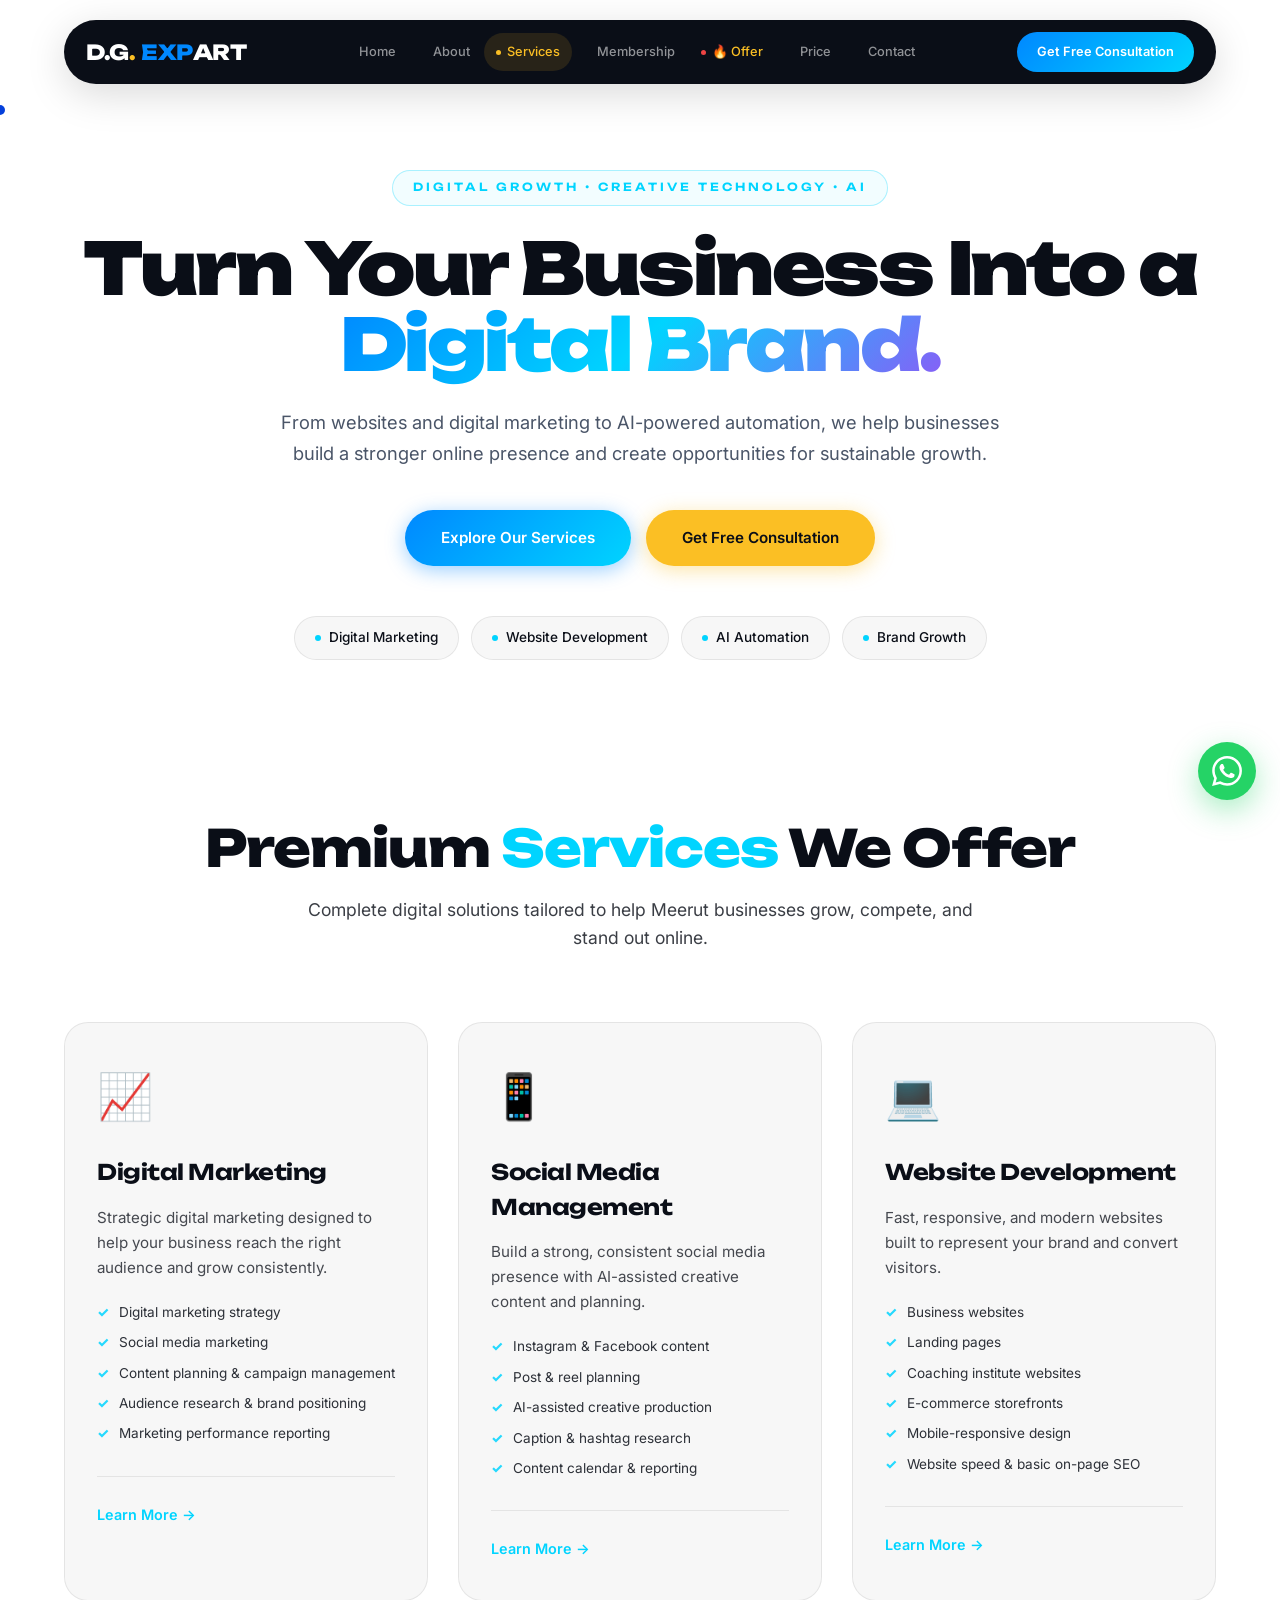
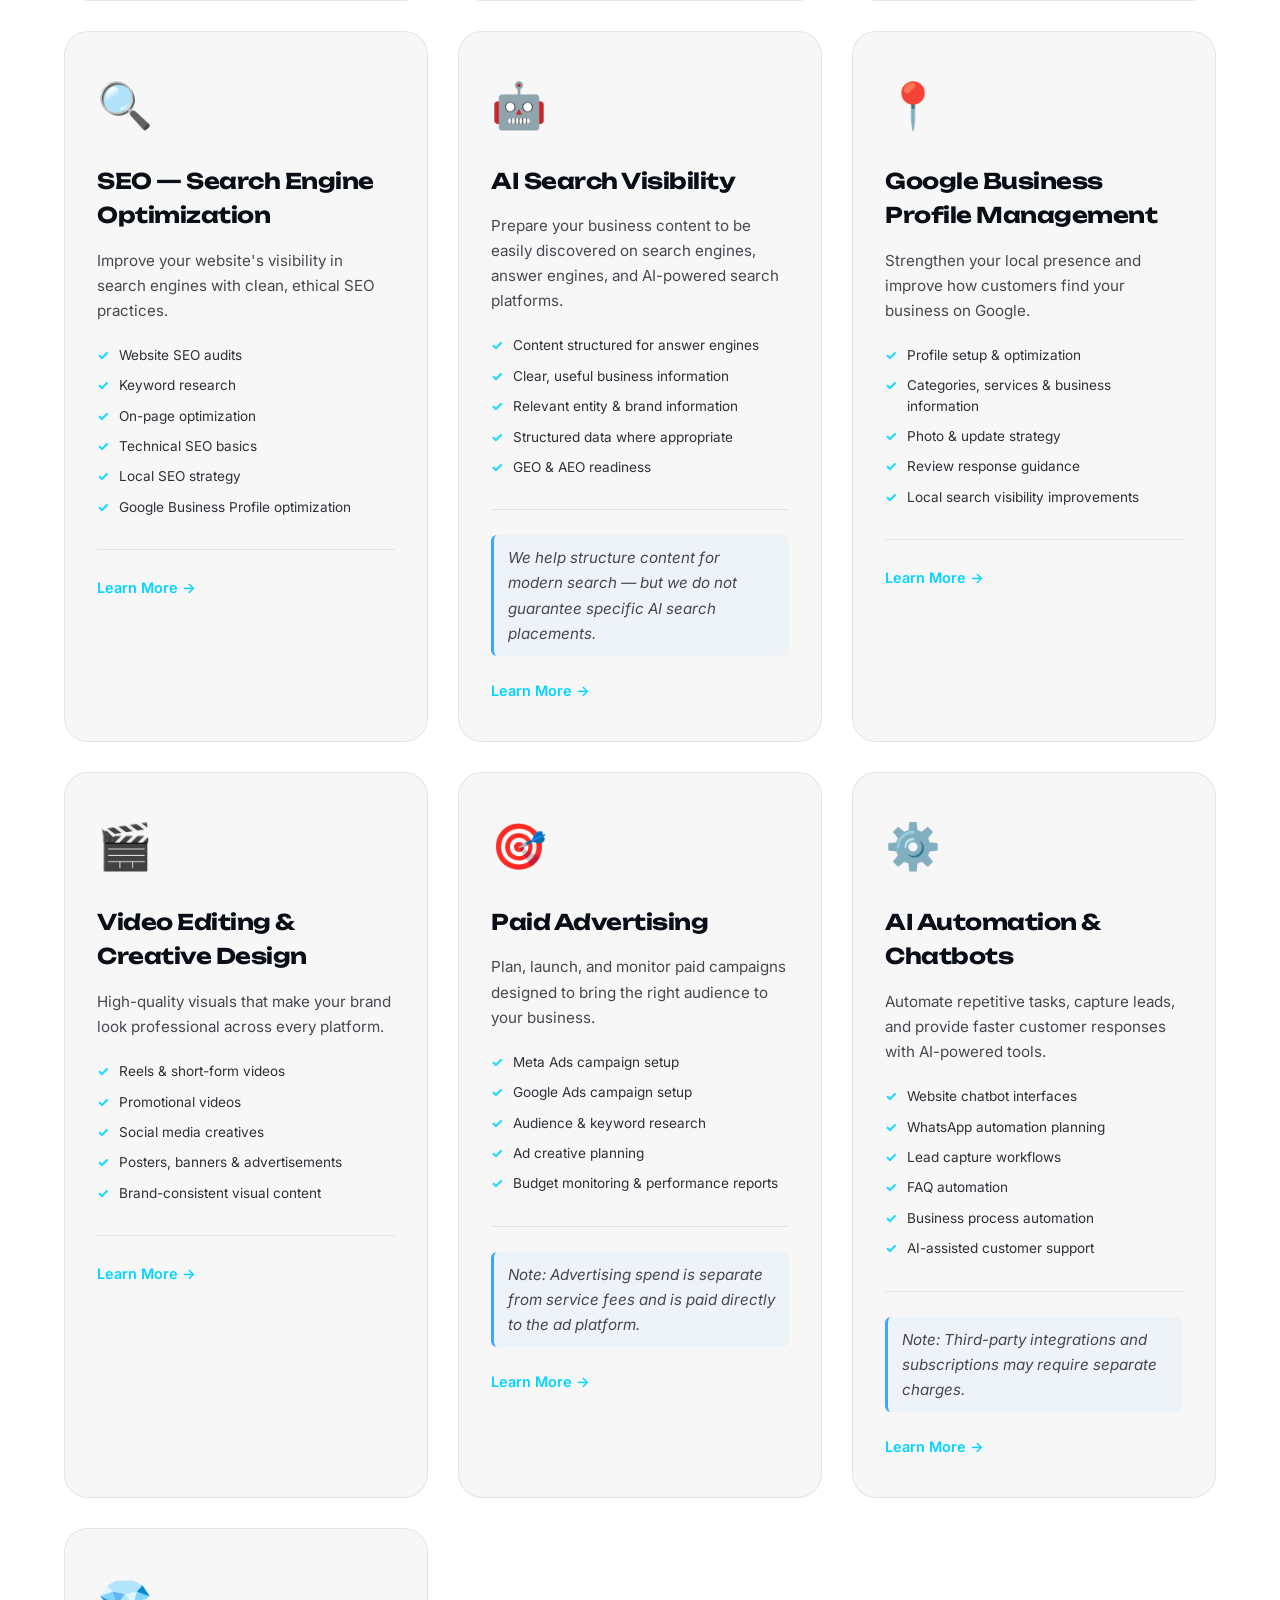
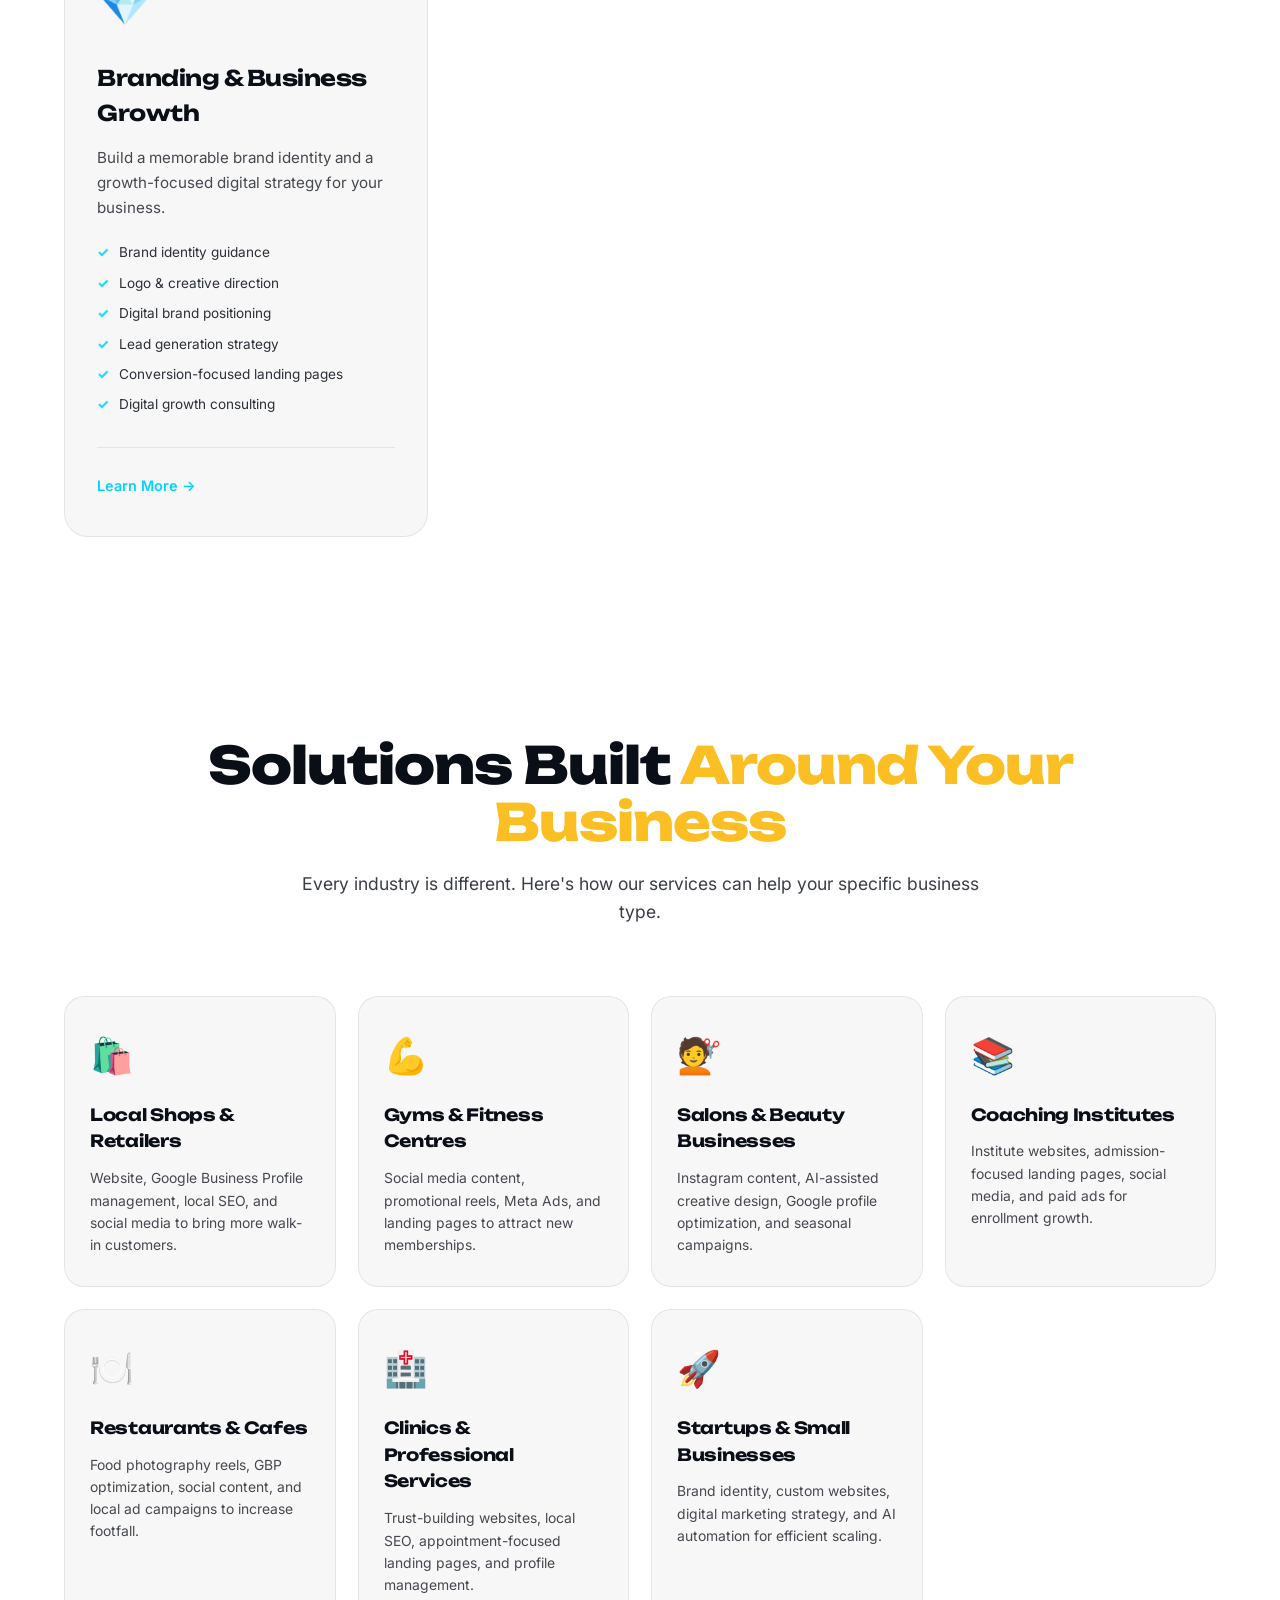
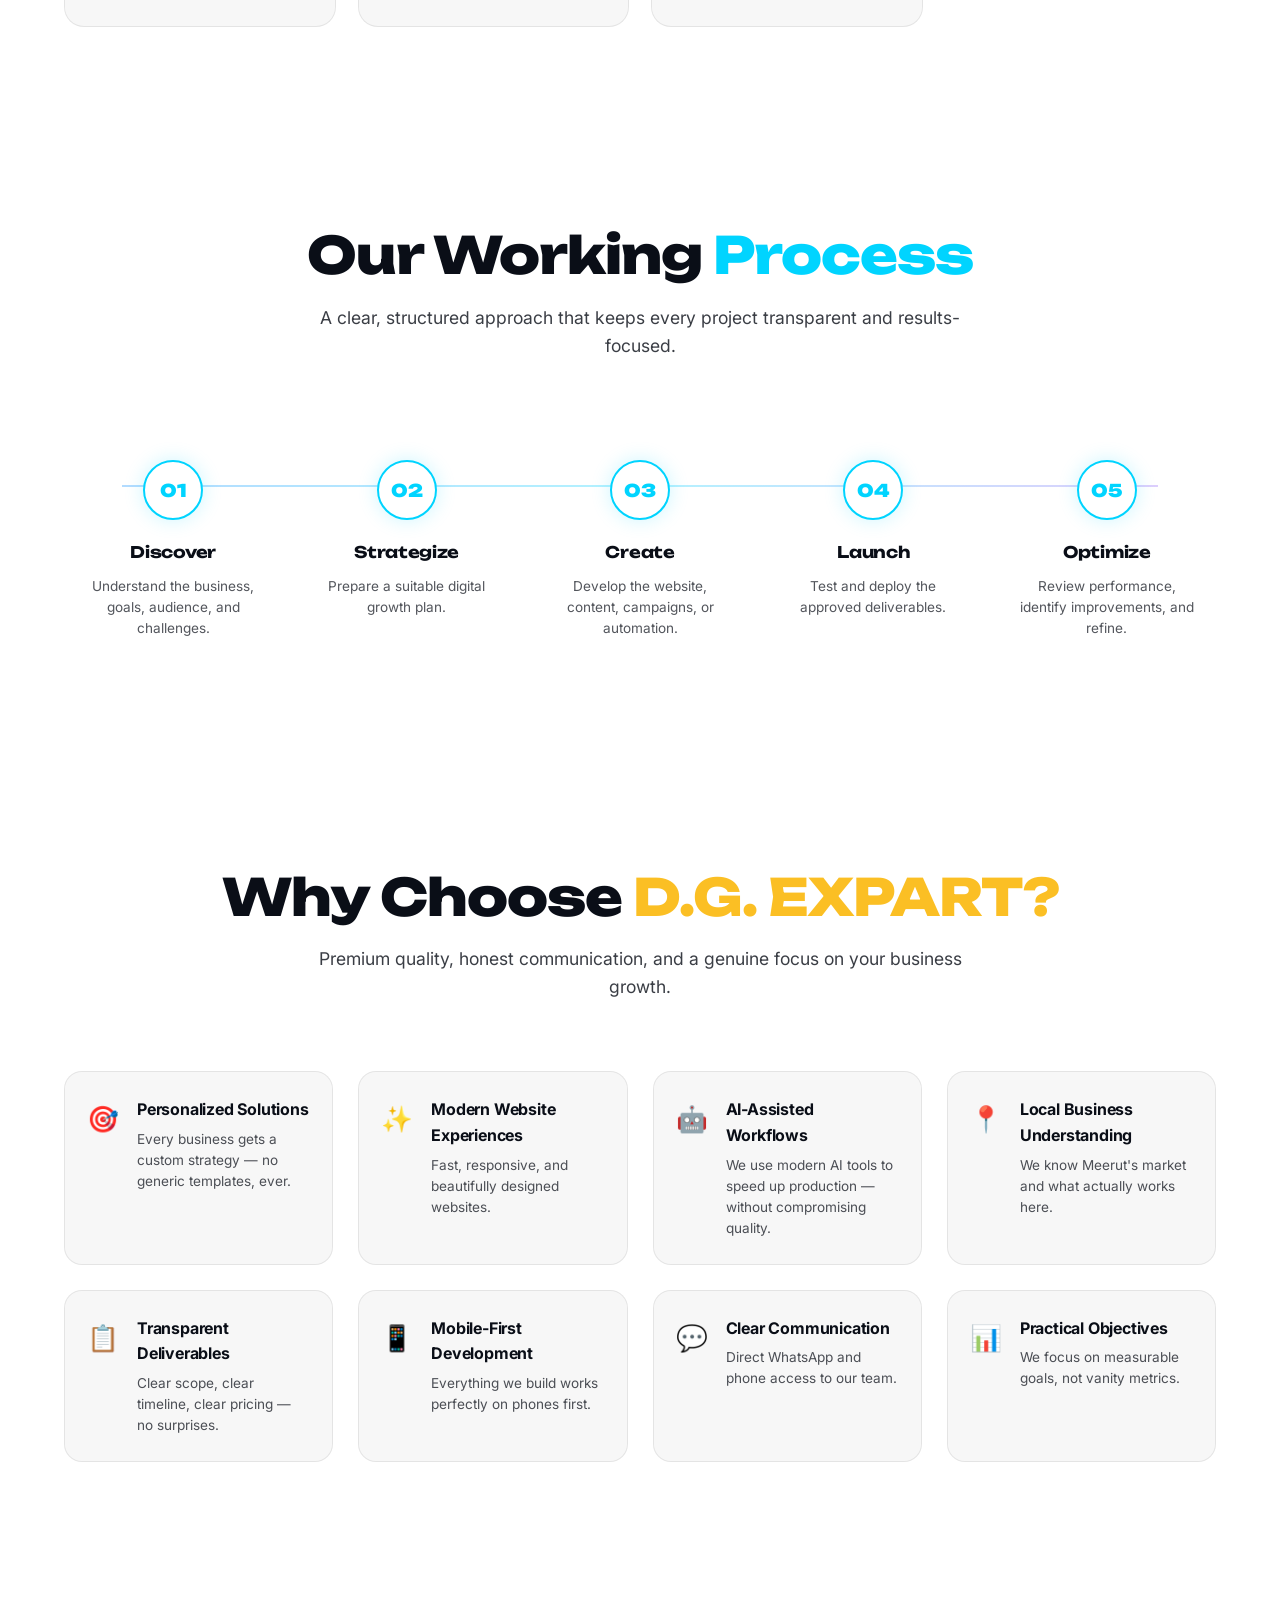
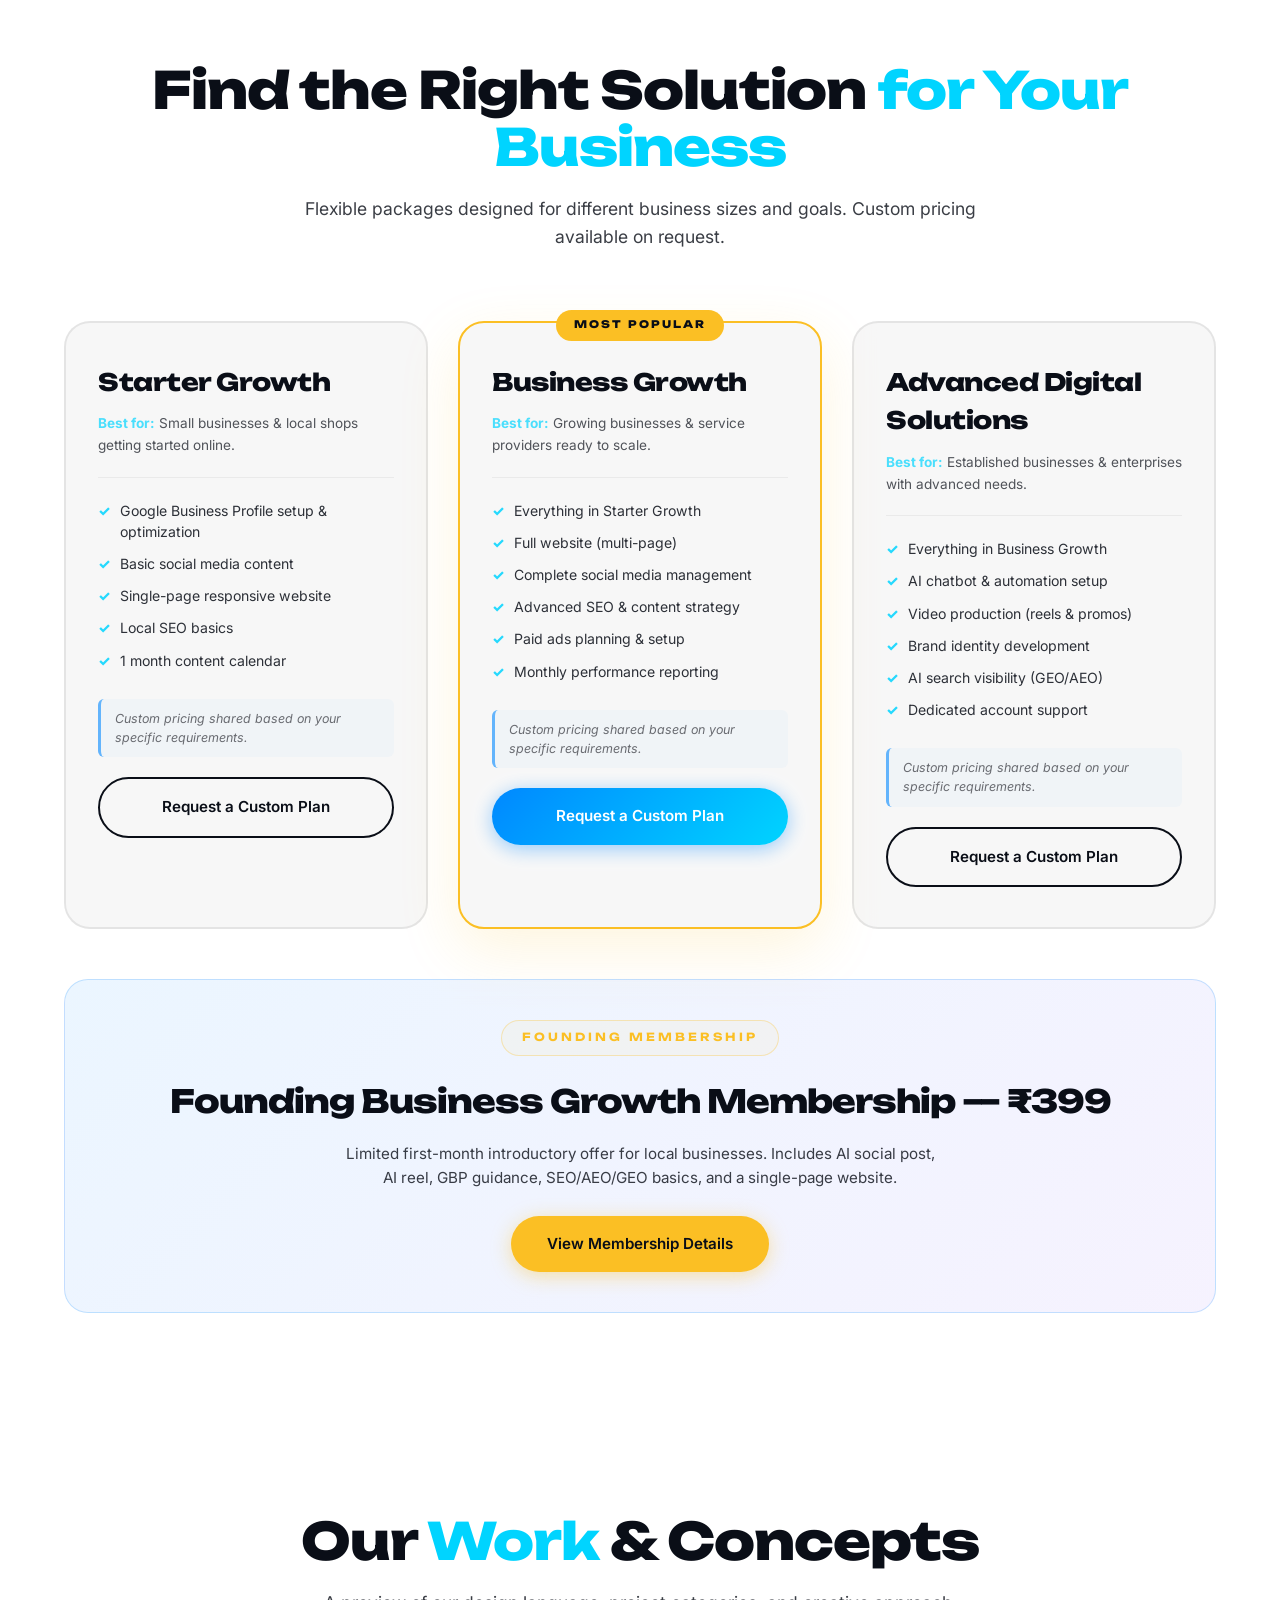
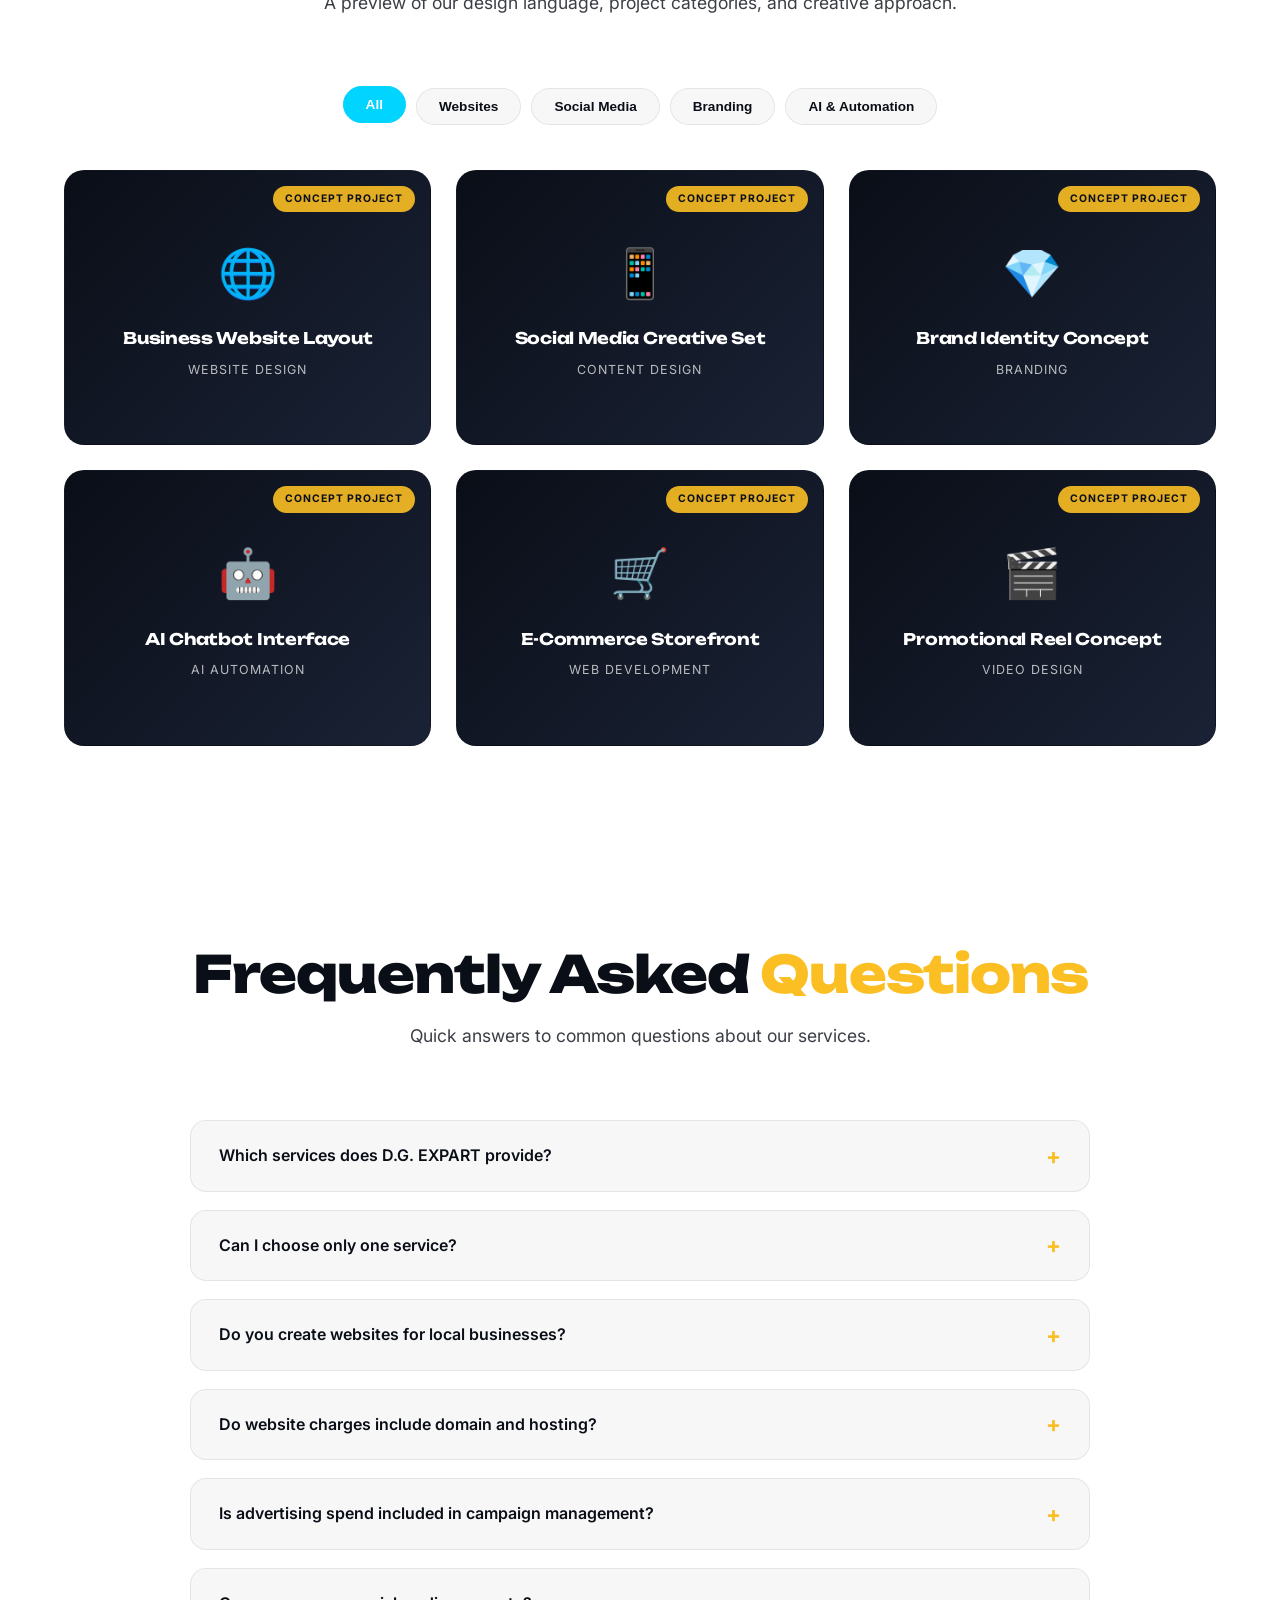
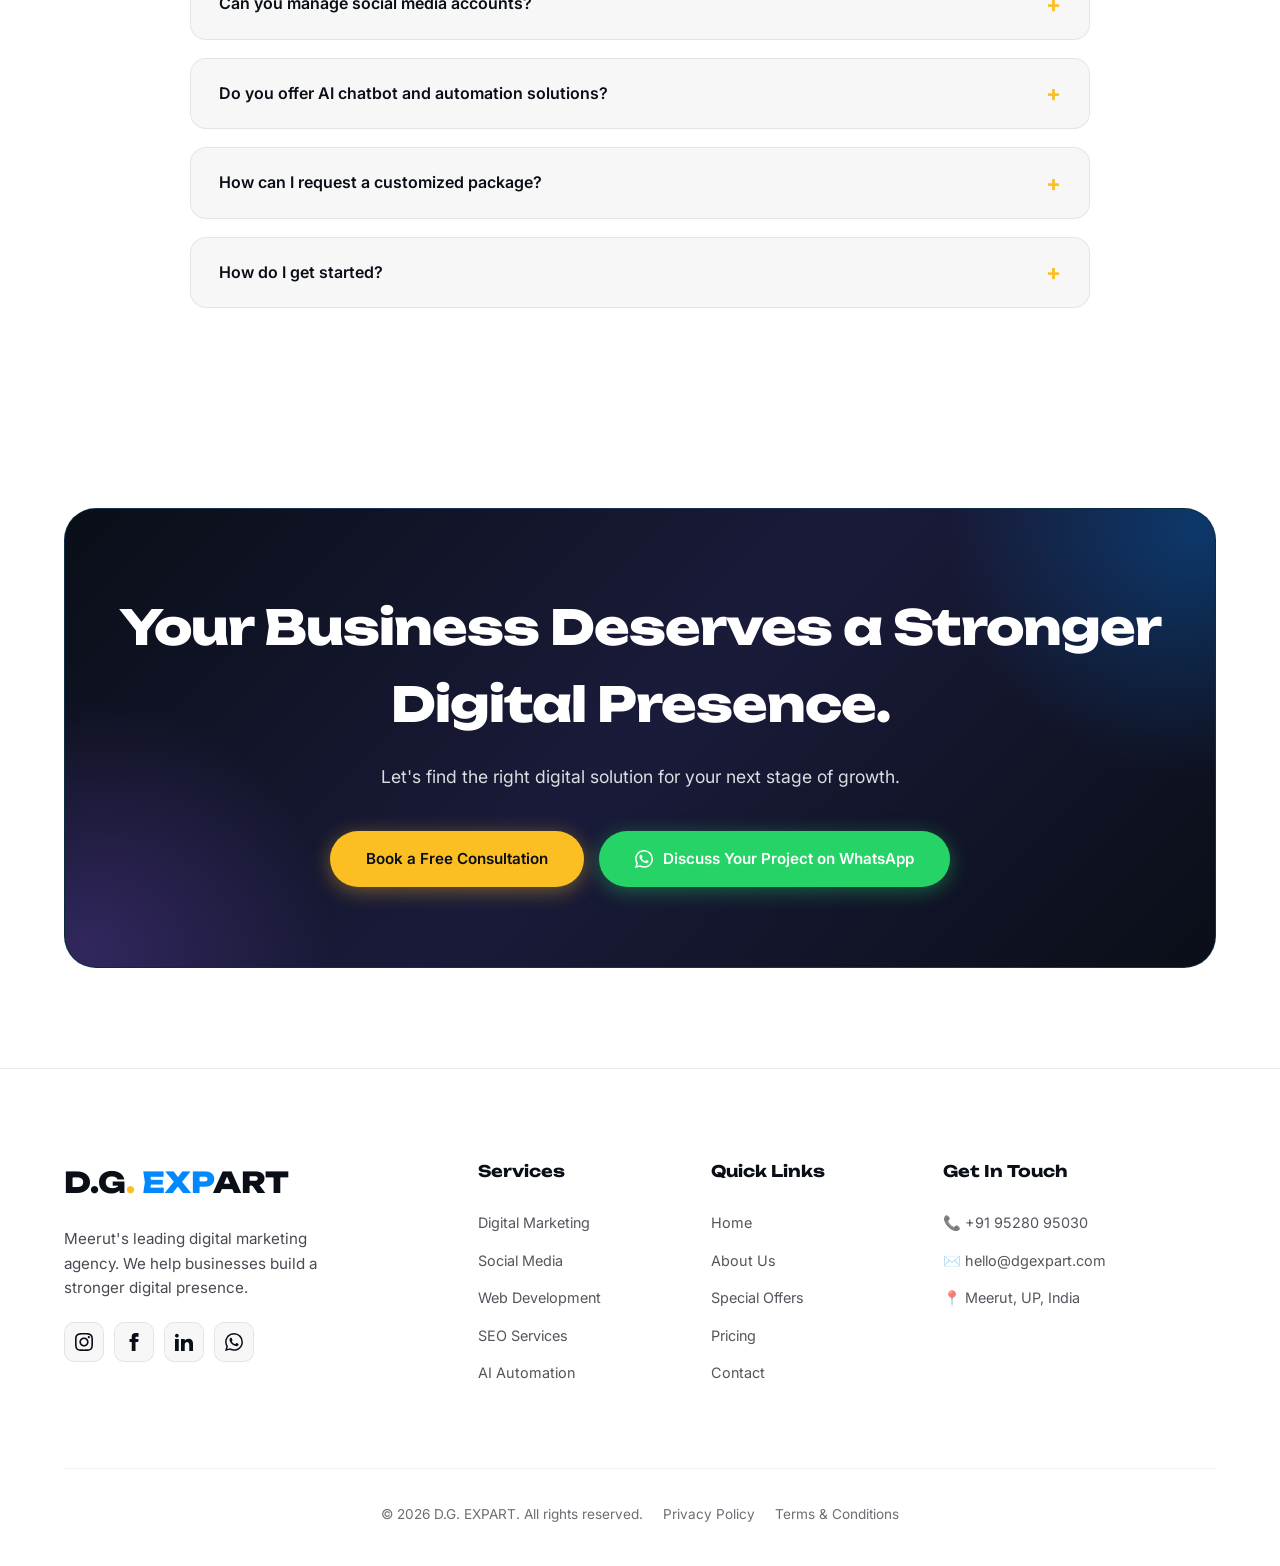
<file: service.html>
<!DOCTYPE html>
<html lang="en">
<head>
  <meta charset="UTF-8">
  <meta name="viewport" content="width=device-width, initial-scale=1.0, viewport-fit=cover">
  <title>Digital Marketing & AI Services in Meerut | D.G. EXPART</title>
  <meta name="description" content="Explore D.G. EXPART's digital marketing, website development, local SEO, social media management, branding, and AI automation services for businesses in Meerut.">
  <meta name="keywords" content="Digital Marketing Meerut, Website Development Meerut, SEO Services Meerut, AI Automation Meerut, D.G. EXPART Services">
  <meta name="robots" content="index, follow">
  <link rel="canonical" href="https://www.dgexpart.com/service.html">

  <meta property="og:title" content="Digital Marketing & AI Services in Meerut | D.G. EXPART">
  <meta property="og:description" content="Premium digital marketing, web development, SEO, branding, and AI automation services for Meerut businesses.">
  <meta property="og:type" content="website">
  <link rel="icon" href="logo.png">
  <meta property="og:image" content="https://www.dgexpart.com/logo.png">

  <link rel="preconnect" href="https://fonts.googleapis.com">
  <link rel="preconnect" href="https://fonts.gstatic.com" crossorigin>
  <link href="https://fonts.googleapis.com/css2?family=Inter:wght@300;400;500;600;700;800;900&family=Unbounded:wght@500;600;700;800;900&display=swap" rel="stylesheet">

  <style>
    /* ============================================ */
    /* === SHARED CSS === */
    /* ============================================ */
    :root {
      --bg-color: #ffffff;
      --text-color: #0a0e17;
      --text-secondary: #4a5568;
      --card-bg: rgba(0, 0, 0, 0.03);
      --card-border: rgba(0, 0, 0, 0.08);
      --accent-blue: #0088ff;
      --accent-cyan: #00d4ff;
      --accent-gold: #fbbf24;
      --accent-green: #25D366;
      --accent-red: #ef4444;
      --accent-purple: #8b5cf6;
      --font-main: 'Inter', sans-serif;
      --font-heading: 'Unbounded', cursive;
      --transition: all 0.5s cubic-bezier(0.4, 0, 0.2, 1);
    }

    * { margin: 0; padding: 0; box-sizing: border-box; }
    html { scroll-behavior: smooth; -webkit-text-size-adjust: 100%; }
    body {
      font-family: var(--font-main);
      background-color: var(--bg-color);
      color: var(--text-color);
      line-height: 1.6;
      overflow-x: hidden;
      transition: background-color 1.2s ease, color 1.2s ease;
      cursor: none;
      padding-top: 110px;
    }
    a, button, input, textarea, select { cursor: none; }

    .container { max-width: 1200px; margin: 0 auto; padding: 0 24px; }
    .section-padding { padding: 100px 0; }
    .text-center { text-align: center; }
    .text-blue { color: var(--accent-blue); }
    .text-cyan { color: var(--accent-cyan); }
    .text-gold { color: var(--accent-gold); }

    .section-header { margin-bottom: 70px; }
    .section-header h2 {
      font-family: var(--font-heading);
      font-size: clamp(2rem, 5vw, 3.2rem);
      font-weight: 800;
      margin-bottom: 20px;
      line-height: 1.1;
      letter-spacing: -1px;
    }
    .section-header p {
      font-size: 1.1rem;
      max-width: 700px;
      margin: 0 auto;
      opacity: 0.8;
    }

    /* ============================================ */
    /* === CUSTOM CURSOR === */
    /* ============================================ */
    .cursor-dot {
      width: 10px; height: 10px;
      background: var(--accent-gold);
      border-radius: 50%;
      position: fixed; pointer-events: none; z-index: 9999;
      transform: translate(-50%, -50%);
      transition: width 0.3s ease, height 0.3s ease, background-color 0.3s ease;
      mix-blend-mode: difference;
    }
    .cursor-dot.hover { width: 40px; height: 40px; background: var(--accent-blue); }

    /* ============================================ */
    /* === PRELOADER === */
    /* ============================================ */
    .preloader {
      position: fixed; top: 0; left: 0; width: 100%; height: 100%;
      background: #0a0e17; z-index: 10000;
      display: flex; justify-content: center; align-items: center;
      flex-direction: column; gap: 20px;
      transition: opacity 0.8s ease, visibility 0.8s ease;
    }
    .preloader.hidden { opacity: 0; visibility: hidden; }
    .preloader-logo {
      font-family: var(--font-heading); font-size: 2.5rem; font-weight: 800; color: white;
      animation: pulse 1.5s infinite;
    }
    .preloader-bar {
      width: 200px; height: 3px; background: rgba(255,255,255,0.1);
      border-radius: 10px; overflow: hidden;
    }
    .preloader-bar-fill {
      height: 100%; width: 0%; background: linear-gradient(90deg, var(--accent-blue), var(--accent-gold));
      animation: load 1.5s ease-in-out forwards;
    }

    /* ============================================ */
    /* === BUTTONS === */
    /* ============================================ */
    .btn {
      display: inline-flex; align-items: center; justify-content: center;
      padding: 16px 36px; border-radius: 50px;
      font-weight: 600; font-size: 0.95rem;
      text-decoration: none; transition: var(--transition);
      cursor: none; border: none; gap: 10px;
      position: relative; overflow: hidden;
    }
    .btn-gold { background: var(--accent-gold); color: #0a0e17; box-shadow: 0 4px 20px rgba(251, 191, 36, 0.4); }
    .btn-gold:hover { transform: translateY(-3px) scale(1.03); box-shadow: 0 8px 30px rgba(251, 191, 36, 0.6); }
    .btn-outline { background: transparent; color: var(--text-color); border: 2px solid var(--text-color); }
    .btn-outline:hover { background: var(--text-color); color: var(--bg-color); transform: translateY(-3px) scale(1.02); }
    .btn-whatsapp { background: var(--accent-green); color: white; box-shadow: 0 4px 20px rgba(37, 211, 102, 0.4); }
    .btn-whatsapp:hover { transform: translateY(-3px) scale(1.03); box-shadow: 0 8px 30px rgba(37, 211, 102, 0.6); background: #1ebe5d; }
    .btn-cyan { background: linear-gradient(135deg, var(--accent-blue), var(--accent-cyan)); color: white; box-shadow: 0 4px 20px rgba(0, 136, 255, 0.4); }
    .btn-cyan:hover { transform: translateY(-3px) scale(1.03); box-shadow: 0 8px 30px rgba(0, 136, 255, 0.6); }

    /* ============================================ */
    /* === FLOATING HEADER === */
    /* ============================================ */
    .floating-header {
      position: fixed; top: 20px; left: 50%;
      transform: translateX(-50%);
      width: 90%; max-width: 1200px;
      z-index: 1000;
    }
    .header-inner {
      background: #0a0e17;
      border-radius: 50px;
      padding: 12px 22px;
      display: flex; justify-content: space-between; align-items: center;
      box-shadow: 0 10px 40px rgba(0, 0, 0, 0.15);
      gap: 16px;
    }
    .header-logo {
      font-family: var(--font-heading);
      font-size: 1.3rem; font-weight: 800;
      color: #ffffff; text-decoration: none;
      letter-spacing: -0.5px;
      display: inline-flex; align-items: center;
      flex-shrink: 0;
    }
    .header-logo .dg { color: #ffffff; }
    .header-logo .dot { color: var(--accent-gold); }
    .header-logo .space { display: inline-block; width: 6px; }
    .header-logo .exp { color: var(--accent-blue); }
    .header-logo .art { color: #ffffff; }

    .desktop-nav {
      display: flex; gap: 2px; list-style: none; align-items: center;
      margin-left: auto; margin-right: auto;
    }
    .desktop-nav a {
      color: #ffffff; text-decoration: none;
      font-weight: 500; font-size: 0.8rem;
      transition: all 0.35s cubic-bezier(0.4, 0, 0.2, 1);
      white-space: nowrap;
      padding: 9px 12px;
      border-radius: 50px;
      position: relative;
      display: inline-flex; align-items: center; gap: 6px;
      opacity: 0.55;
      background: transparent;
    }
    .desktop-nav a::before {
      content: '';
      width: 5px; height: 5px;
      border-radius: 50%;
      background: var(--accent-gold);
      opacity: 0; transform: scale(0);
      transition: all 0.35s cubic-bezier(0.4, 0, 0.2, 1);
      flex-shrink: 0;
    }
    .desktop-nav a:hover {
      opacity: 1; color: #ffffff;
      background: rgba(255, 255, 255, 0.08);
      transform: translateY(-1px);
    }
    .desktop-nav a:hover::before { opacity: 1; transform: scale(1); }
    .desktop-nav a.active {
      opacity: 1; color: var(--accent-gold);
      background: rgba(251, 191, 36, 0.12);
    }
    .desktop-nav a.active::before { opacity: 1; transform: scale(1); background: var(--accent-gold); }
    .desktop-nav a.active:hover { color: var(--accent-gold); background: rgba(251, 191, 36, 0.18); }

    .desktop-nav a.offer-link { color: var(--accent-gold); opacity: 1; }
    .desktop-nav a.offer-link::before {
      opacity: 1; transform: scale(1);
      background: var(--accent-red);
      animation: blink 1.5s infinite;
    }
    @keyframes blink { 0%, 100% { opacity: 1; } 50% { opacity: 0.3; } }

    .header-cta {
      background: linear-gradient(135deg, var(--accent-blue), var(--accent-cyan));
      color: white;
      padding: 10px 20px;
      border-radius: 50px;
      font-size: 0.8rem;
      font-weight: 600;
      text-decoration: none;
      transition: var(--transition);
      white-space: nowrap;
      flex-shrink: 0;
    }
    .header-cta:hover {
      transform: translateY(-2px);
      box-shadow: 0 8px 25px rgba(0, 136, 255, 0.5);
    }

    .hamburger-btn {
      display: none;
      background: rgba(255, 255, 255, 0.1);
      border: none;
      border-radius: 50%;
      width: 42px; height: 42px;
      flex-direction: column; justify-content: center; align-items: center;
      gap: 5px; cursor: none;
      transition: var(--transition);
      flex-shrink: 0;
    }
    .hamburger-btn:hover { background: var(--accent-blue); transform: rotate(90deg); }
    .hamburger-btn span {
      width: 20px; height: 2px;
      background: white; border-radius: 2px;
      transition: var(--transition);
    }
    .hamburger-btn.active span:nth-child(1) { transform: translateY(7px) rotate(45deg); }
    .hamburger-btn.active span:nth-child(2) { opacity: 0; }
    .hamburger-btn.active span:nth-child(3) { transform: translateY(-7px) rotate(-45deg); }

    .menu-overlay {
      position: fixed; top: 0; left: 0;
      width: 100%; height: 100%;
      background: rgba(10, 14, 23, 0.98);
      backdrop-filter: blur(20px);
      -webkit-backdrop-filter: blur(20px);
      z-index: 999;
      display: flex; justify-content: center; align-items: center;
      opacity: 0; visibility: hidden;
      transition: opacity 0.5s ease, visibility 0.5s ease;
    }
    .menu-overlay.active { opacity: 1; visibility: visible; }
    .menu-content { text-align: center; padding: 40px; }
    .menu-content ul { list-style: none; display: flex; flex-direction: column; gap: 16px; }
    .menu-content ul li a {
      font-family: var(--font-heading);
      font-size: clamp(1.3rem, 4vw, 2.4rem);
      font-weight: 800;
      color: white; text-decoration: none;
      letter-spacing: -2px;
      opacity: 0.5;
      transition: var(--transition);
      display: inline-block;
    }
    .menu-content ul li a:hover,
    .menu-content ul li a.active { opacity: 1; color: var(--accent-gold); transform: translateX(20px); }

    /* ============================================ */
    /* === PAGE HERO === */
    /* ============================================ */
    .page-hero {
      padding: 60px 0 60px;
      text-align: center;
      position: relative;
      overflow: hidden;
    }
    .page-hero-label {
      display: inline-block;
      font-family: var(--font-heading);
      font-size: 0.7rem;
      font-weight: 600;
      letter-spacing: 3px;
      text-transform: uppercase;
      color: var(--accent-cyan);
      padding: 8px 20px;
      border-radius: 50px;
      border: 1px solid rgba(0, 212, 255, 0.3);
      margin-bottom: 25px;
      background: rgba(0, 212, 255, 0.05);
      animation: pulse 3s infinite;
    }
    .page-hero h1 {
      font-family: var(--font-heading);
      font-size: clamp(2.4rem, 6vw, 4.5rem);
      font-weight: 900;
      line-height: 1.05;
      letter-spacing: -2.5px;
      margin-bottom: 25px;
      color: var(--text-color);
    }
    .page-hero h1 .gradient {
      background: linear-gradient(135deg, var(--accent-blue), var(--accent-cyan), var(--accent-purple));
      -webkit-background-clip: text;
      background-clip: text;
      -webkit-text-fill-color: transparent;
    }
    .page-hero p {
      font-size: 1.15rem;
      max-width: 720px;
      margin: 0 auto 40px;
      opacity: 0.8;
      color: var(--text-secondary);
      line-height: 1.7;
    }
    .hero-cta-buttons {
      display: flex; justify-content: center; gap: 15px; flex-wrap: wrap;
    }
    .hero-capabilities {
      display: flex; justify-content: center; gap: 12px; flex-wrap: wrap;
      margin-top: 50px;
    }
    .capability-chip {
      background: var(--card-bg);
      border: 1px solid var(--card-border);
      padding: 10px 20px;
      border-radius: 50px;
      font-size: 0.85rem;
      font-weight: 500;
      display: inline-flex; align-items: center; gap: 8px;
      transition: var(--transition);
      backdrop-filter: blur(10px);
    }
    .capability-chip:hover {
      border-color: var(--accent-cyan);
      transform: translateY(-3px);
      box-shadow: 0 10px 25px rgba(0, 212, 255, 0.15);
    }
    .capability-chip .dot-icon {
      width: 6px; height: 6px;
      background: var(--accent-cyan);
      border-radius: 50%;
    }

    /* ============================================ */
    /* === SERVICES GRID === */
    /* ============================================ */
    .services-grid {
      display: grid;
      grid-template-columns: repeat(auto-fit, minmax(320px, 1fr));
      gap: 30px;
    }
    .service-card {
      background: var(--card-bg);
      border: 1px solid var(--card-border);
      border-radius: 24px;
      padding: 38px 32px;
      position: relative;
      transition: var(--transition);
      backdrop-filter: blur(10px);
      -webkit-backdrop-filter: blur(10px);
      overflow: hidden;
    }
    .service-card::before {
      content: '';
      position: absolute;
      top: 0; left: 0;
      width: 100%; height: 4px;
      background: linear-gradient(90deg, var(--accent-blue), var(--accent-cyan), var(--accent-purple));
      transform: scaleX(0);
      transform-origin: left;
      transition: transform 0.5s ease;
    }
    .service-card:hover::before { transform: scaleX(1); }
    .service-card:hover {
      transform: translateY(-10px);
      border-color: rgba(0, 212, 255, 0.4);
      box-shadow: 0 30px 60px rgba(0, 136, 255, 0.12);
    }
    .service-icon {
      font-size: 2.8rem;
      margin-bottom: 22px;
      display: inline-block;
      transition: var(--transition);
    }
    .service-card:hover .service-icon {
      transform: rotate(-8deg) scale(1.1);
    }
    .service-card h3 {
      font-family: var(--font-heading);
      font-size: 1.35rem;
      font-weight: 700;
      margin-bottom: 15px;
      letter-spacing: -0.5px;
    }
    .service-card > p {
      font-size: 0.95rem;
      opacity: 0.75;
      margin-bottom: 22px;
      line-height: 1.65;
    }
    .service-deliverables {
      list-style: none;
      margin-bottom: 25px;
      padding-bottom: 22px;
      border-bottom: 1px solid var(--card-border);
    }
    .service-deliverables li {
      display: flex; align-items: flex-start; gap: 10px;
      font-size: 0.85rem;
      opacity: 0.85;
      margin-bottom: 10px;
      line-height: 1.5;
    }
    .service-deliverables li::before {
      content: '✓';
      color: var(--accent-cyan);
      font-weight: 800;
      flex-shrink: 0;
    }
    .service-note {
      font-size: 0.78rem;
      opacity: 0.6;
      font-style: italic;
      margin-bottom: 18px;
      padding: 10px 14px;
      background: rgba(0, 136, 255, 0.05);
      border-left: 3px solid var(--accent-blue);
      border-radius: 6px;
      line-height: 1.5;
    }
    .learn-more {
      display: inline-flex; align-items: center; gap: 6px;
      color: var(--accent-cyan);
      font-weight: 600;
      font-size: 0.9rem;
      text-decoration: none;
      transition: var(--transition);
    }
    .learn-more:hover { gap: 12px; color: var(--accent-gold); }

    /* ============================================ */
    /* === INDUSTRY SOLUTIONS === */
    /* ============================================ */
    .industry-grid {
      display: grid;
      grid-template-columns: repeat(auto-fit, minmax(240px, 1fr));
      gap: 22px;
    }
    .industry-card {
      background: var(--card-bg);
      border: 1px solid var(--card-border);
      border-radius: 20px;
      padding: 30px 25px;
      transition: var(--transition);
      backdrop-filter: blur(10px);
    }
    .industry-card:hover {
      transform: translateY(-8px);
      border-color: var(--accent-gold);
      box-shadow: 0 20px 50px rgba(251, 191, 36, 0.12);
    }
    .industry-icon {
      font-size: 2.2rem;
      margin-bottom: 18px;
      display: block;
    }
    .industry-card h3 {
      font-family: var(--font-heading);
      font-size: 1.05rem;
      font-weight: 700;
      margin-bottom: 12px;
      letter-spacing: -0.3px;
    }
    .industry-card p {
      font-size: 0.87rem;
      opacity: 0.75;
      line-height: 1.6;
    }

    /* ============================================ */
    /* === PROCESS TIMELINE === */
    /* ============================================ */
    .process-timeline {
      display: flex;
      justify-content: space-between;
      position: relative;
      padding: 30px 0;
      gap: 15px;
    }
    .process-timeline::before {
      content: '';
      position: absolute;
      top: 55px; left: 5%; right: 5%;
      height: 2px;
      background: linear-gradient(90deg, var(--accent-blue), var(--accent-cyan), var(--accent-purple));
      opacity: 0.3;
    }
    .process-step {
      flex: 1;
      text-align: center;
      position: relative;
      z-index: 1;
      transition: var(--transition);
    }
    .process-step:hover { transform: translateY(-8px); }
    .process-num {
      width: 60px; height: 60px;
      margin: 0 auto 20px;
      border-radius: 50%;
      background: var(--bg-color);
      border: 2px solid var(--accent-cyan);
      display: flex; align-items: center; justify-content: center;
      font-family: var(--font-heading);
      font-size: 1.1rem;
      font-weight: 900;
      color: var(--accent-cyan);
      transition: var(--transition);
      box-shadow: 0 0 20px rgba(0, 212, 255, 0.2);
    }
    .process-step:hover .process-num {
      background: var(--accent-cyan);
      color: white;
      transform: scale(1.1);
      box-shadow: 0 0 30px rgba(0, 212, 255, 0.5);
    }
    .process-step h3 {
      font-family: var(--font-heading);
      font-size: 1rem;
      font-weight: 700;
      margin-bottom: 10px;
      letter-spacing: -0.3px;
    }
    .process-step p {
      font-size: 0.85rem;
      opacity: 0.7;
      line-height: 1.55;
      max-width: 180px;
      margin: 0 auto;
    }

    /* ============================================ */
    /* === WHY CHOOSE === */
    /* ============================================ */
    .why-grid {
      display: grid;
      grid-template-columns: repeat(auto-fit, minmax(240px, 1fr));
      gap: 25px;
    }
    .why-card {
      display: flex;
      gap: 18px;
      align-items: flex-start;
      padding: 25px 22px;
      background: var(--card-bg);
      border: 1px solid var(--card-border);
      border-radius: 18px;
      transition: var(--transition);
      backdrop-filter: blur(10px);
    }
    .why-card:hover {
      transform: translateX(8px);
      border-color: var(--accent-blue);
      box-shadow: 0 15px 40px rgba(0, 136, 255, 0.1);
    }
    .why-icon {
      font-size: 1.6rem;
      flex-shrink: 0;
      margin-top: 2px;
    }
    .why-card h4 {
      font-size: 1rem;
      font-weight: 700;
      margin-bottom: 6px;
      letter-spacing: -0.2px;
    }
    .why-card p {
      font-size: 0.85rem;
      opacity: 0.72;
      line-height: 1.55;
    }

    /* ============================================ */
    /* === PACKAGES === */
    /* ============================================ */
    .packages-grid {
      display: grid;
      grid-template-columns: repeat(auto-fit, minmax(300px, 1fr));
      gap: 30px;
    }
    .package-card {
      background: var(--card-bg);
      border: 2px solid var(--card-border);
      border-radius: 26px;
      padding: 40px 32px;
      position: relative;
      transition: var(--transition);
      backdrop-filter: blur(10px);
    }
    .package-card:hover {
      transform: translateY(-10px);
      border-color: var(--accent-cyan);
      box-shadow: 0 30px 60px rgba(0, 212, 255, 0.15);
    }
    .package-card.featured {
      border-color: var(--accent-gold);
      box-shadow: 0 20px 60px rgba(251, 191, 36, 0.15);
    }
    .package-tag {
      position: absolute;
      top: -13px;
      left: 50%;
      transform: translateX(-50%);
      background: var(--accent-gold);
      color: #0a0e17;
      font-family: var(--font-heading);
      font-size: 0.65rem;
      font-weight: 800;
      padding: 7px 18px;
      border-radius: 50px;
      letter-spacing: 2px;
      text-transform: uppercase;
      white-space: nowrap;
    }
    .package-card h3 {
      font-family: var(--font-heading);
      font-size: 1.5rem;
      font-weight: 800;
      margin-bottom: 12px;
      letter-spacing: -0.5px;
    }
    .package-best-for {
      font-size: 0.85rem;
      opacity: 0.7;
      margin-bottom: 22px;
      padding-bottom: 20px;
      border-bottom: 1px solid var(--card-border);
    }
    .package-best-for strong { color: var(--accent-cyan); font-weight: 700; }
    .package-includes {
      list-style: none;
      margin-bottom: 28px;
    }
    .package-includes li {
      display: flex; align-items: flex-start; gap: 10px;
      font-size: 0.88rem;
      opacity: 0.85;
      margin-bottom: 11px;
      line-height: 1.5;
    }
    .package-includes li::before {
      content: '✓';
      color: var(--accent-cyan);
      font-weight: 800;
      flex-shrink: 0;
    }
    .package-note {
      font-size: 0.78rem;
      opacity: 0.6;
      font-style: italic;
      margin-bottom: 20px;
      padding: 10px 14px;
      background: rgba(0, 136, 255, 0.05);
      border-left: 3px solid var(--accent-blue);
      border-radius: 6px;
      line-height: 1.55;
    }
    .package-card .btn { width: 100%; }

    /* ============================================ */
    /* === PORTFOLIO === */
    /* ============================================ */
    .portfolio-filters {
      display: flex;
      justify-content: center;
      gap: 10px;
      flex-wrap: wrap;
      margin-bottom: 45px;
    }
    .filter-btn {
      background: var(--card-bg);
      border: 1px solid var(--card-border);
      padding: 10px 22px;
      border-radius: 50px;
      font-size: 0.85rem;
      font-weight: 600;
      color: var(--text-color);
      transition: var(--transition);
      cursor: none;
    }
    .filter-btn:hover, .filter-btn.active {
      background: var(--accent-cyan);
      color: white;
      border-color: var(--accent-cyan);
      transform: translateY(-2px);
    }
    .portfolio-grid {
      display: grid;
      grid-template-columns: repeat(auto-fit, minmax(280px, 1fr));
      gap: 25px;
    }
    .portfolio-item {
      position: relative;
      border-radius: 20px;
      overflow: hidden;
      aspect-ratio: 4/3;
      background: linear-gradient(135deg, #0a0e17, #1a2235);
      display: flex;
      align-items: center;
      justify-content: center;
      transition: var(--transition);
      border: 1px solid var(--card-border);
      cursor: none;
    }
    .portfolio-item:hover {
      transform: translateY(-8px);
      box-shadow: 0 25px 60px rgba(0, 136, 255, 0.25);
      border-color: var(--accent-cyan);
    }
    .portfolio-inner {
      text-align: center;
      color: white;
      padding: 30px;
    }
    .portfolio-icon {
      font-size: 3rem;
      margin-bottom: 15px;
      display: block;
    }
    .portfolio-inner h4 {
      font-family: var(--font-heading);
      font-size: 1rem;
      font-weight: 700;
      margin-bottom: 8px;
      letter-spacing: -0.3px;
    }
    .portfolio-inner p {
      font-size: 0.78rem;
      opacity: 0.7;
      letter-spacing: 1px;
      text-transform: uppercase;
    }
    .portfolio-badge {
      position: absolute;
      top: 15px;
      right: 15px;
      background: rgba(251, 191, 36, 0.9);
      color: #0a0e17;
      font-size: 0.65rem;
      font-weight: 700;
      padding: 5px 12px;
      border-radius: 50px;
      letter-spacing: 1px;
      text-transform: uppercase;
    }

    /* ============================================ */
    /* === FAQ === */
    /* ============================================ */
    .faq-grid {
      max-width: 900px;
      margin: 0 auto;
      display: flex; flex-direction: column; gap: 18px;
    }
    .faq-item {
      background: var(--card-bg);
      border: 1px solid var(--card-border);
      border-radius: 16px;
      overflow: hidden;
      transition: var(--transition);
      backdrop-filter: blur(10px);
    }
    .faq-item:hover { border-color: var(--accent-cyan); }
    .faq-question {
      padding: 22px 28px;
      cursor: none;
      display: flex; justify-content: space-between; align-items: center;
      gap: 20px;
      font-weight: 600;
      font-size: 1rem;
      user-select: none;
      transition: var(--transition);
    }
    .faq-item.open .faq-question { color: var(--accent-cyan); }
    .faq-toggle {
      font-size: 1.4rem;
      font-weight: 700;
      color: var(--accent-gold);
      flex-shrink: 0;
      transition: transform 0.4s ease;
      line-height: 1;
    }
    .faq-item.open .faq-toggle { transform: rotate(45deg); }
    .faq-answer {
      max-height: 0;
      overflow: hidden;
      transition: max-height 0.4s ease, padding 0.4s ease;
      padding: 0 28px;
      opacity: 0.85;
      font-size: 0.92rem;
      line-height: 1.7;
    }
    .faq-item.open .faq-answer { max-height: 400px; padding: 0 28px 22px; }

    /* ============================================ */
    /* === FINAL CTA === */
    /* ============================================ */
    .final-cta {
      background: linear-gradient(135deg, #0a0e17, #1a1b3a, #0a0e17);
      border-radius: 32px;
      padding: 80px 40px;
      text-align: center;
      position: relative;
      overflow: hidden;
      color: white;
      border: 1px solid rgba(0, 212, 255, 0.15);
    }
    .final-cta::before {
      content: '';
      position: absolute;
      top: -50%; right: -20%;
      width: 500px; height: 500px;
      background: radial-gradient(circle, rgba(0, 136, 255, 0.3) 0%, transparent 70%);
      border-radius: 50%;
      animation: float 8s ease-in-out infinite;
    }
    .final-cta::after {
      content: '';
      position: absolute;
      bottom: -50%; left: -20%;
      width: 500px; height: 500px;
      background: radial-gradient(circle, rgba(139, 92, 246, 0.25) 0%, transparent 70%);
      border-radius: 50%;
      animation: float 10s ease-in-out infinite reverse;
    }
    @keyframes float {
      0%, 100% { transform: translate(0, 0); }
      50% { transform: translate(-30px, 30px); }
    }
    .final-cta h2 {
      font-family: var(--font-heading);
      font-size: clamp(1.8rem, 4.5vw, 3rem);
      font-weight: 800;
      margin-bottom: 20px;
      position: relative; z-index: 1;
      letter-spacing: -1px;
    }
    .final-cta p {
      font-size: 1.1rem;
      max-width: 600px;
      margin: 0 auto 40px;
      opacity: 0.85;
      position: relative; z-index: 1;
    }
    .final-cta-buttons {
      display: flex; justify-content: center; gap: 15px; flex-wrap: wrap;
      position: relative; z-index: 1;
    }

    /* ============================================ */
    /* === FOOTER === */
    /* ============================================ */
    footer { padding: 90px 0 40px; border-top: 1px solid var(--card-border); }
    .footer-grid { display: grid; grid-template-columns: 2fr 1fr 1fr 1.5fr; gap: 50px; margin-bottom: 70px; }
    .footer-brand .logo { font-size: 1.8rem; margin-bottom: 22px; display: inline-block; font-family: var(--font-heading); font-weight: 800; text-decoration: none; color: var(--text-color); }
    .footer-brand .logo span { color: var(--accent-blue); }
    .footer-brand .logo .dot { color: var(--accent-gold); }
    .footer-brand p { font-size: 0.95rem; opacity: 0.75; max-width: 300px; margin-bottom: 22px; }
    .footer-social { display: flex; gap: 10px; flex-wrap: wrap; }
    .footer-social a {
      width: 40px; height: 40px; border-radius: 10px;
      background: var(--card-bg); border: 1px solid var(--card-border);
      display: flex; align-items: center; justify-content: center;
      color: var(--text-color); text-decoration: none; transition: var(--transition);
    }
    .footer-social a svg { width: 18px; height: 18px; fill: currentColor; }
    .footer-social a:hover { color: white; transform: translateY(-4px); border-color: transparent; }
    .footer-social a.instagram:hover { background: linear-gradient(45deg, #f09433, #e6683c, #dc2743, #cc2366, #bc1888); }
    .footer-social a.facebook:hover { background: #1877F2; }
    .footer-social a.linkedin:hover { background: #0A66C2; }
    .footer-social a.twitter:hover { background: #000000; }
    .footer-social a.youtube:hover { background: #FF0000; }
    .footer-social a.whatsapp:hover { background: #25D366; }

    .footer-col h4 { font-family: var(--font-heading); font-size: 1rem; margin-bottom: 25px; font-weight: 700; }
    .footer-col ul { list-style: none; }
    .footer-col ul li { margin-bottom: 12px; }
    .footer-col ul li a { color: var(--text-color); text-decoration: none; transition: var(--transition); font-size: 0.9rem; opacity: 0.7; }
    .footer-col ul li a:hover { opacity: 1; color: var(--accent-cyan); padding-left: 8px; }
    .footer-bottom {
      text-align: center;
      padding-top: 35px;
      border-top: 1px solid var(--card-border);
      font-size: 0.85rem;
      opacity: 0.6;
      display: flex;
      justify-content: center;
      gap: 20px;
      flex-wrap: wrap;
    }
    .footer-bottom a {
      color: inherit;
      text-decoration: none;
      transition: var(--transition);
    }
    .footer-bottom a:hover { color: var(--accent-cyan); opacity: 1; }

    /* ============================================ */
    /* === FLOATING WHATSAPP === */
    /* ============================================ */
    .whatsapp-float {
      position: fixed; bottom: 100px; right: 24px;
      width: 58px; height: 58px;
      background: var(--accent-green);
      border-radius: 50%;
      display: flex; align-items: center; justify-content: center;
      color: white; text-decoration: none; z-index: 1500;
      box-shadow: 0 10px 30px rgba(37, 211, 102, 0.4);
      transition: var(--transition);
      animation: whatsappPulse 2s infinite;
    }
    .whatsapp-float:hover { transform: scale(1.15) rotate(-8deg); box-shadow: 0 15px 40px rgba(37, 211, 102, 0.6); }
    .whatsapp-float svg { width: 30px; height: 30px; fill: white; }
    @keyframes whatsappPulse {
      0%, 100% { box-shadow: 0 10px 30px rgba(37, 211, 102, 0.4), 0 0 0 0 rgba(37, 211, 102, 0.6); }
      50% { box-shadow: 0 10px 30px rgba(37, 211, 102, 0.4), 0 0 0 15px rgba(37, 211, 102, 0); }
    }

    /* ============================================ */
    /* === MOBILE BOTTOM NAV === */
    /* ============================================ */
    .bottom-nav {
      display: none; position: fixed; bottom: 0; left: 0; width: 100%;
      background: var(--bg-color); border-top: 1px solid var(--card-border);
      box-shadow: 0 -10px 30px rgba(0,0,0,0.1); z-index: 2000;
      padding: 8px 0; transition: var(--transition);
      backdrop-filter: blur(20px);
    }
    .bottom-nav.dark-mode { background: rgba(10, 14, 23, 0.95); border-top-color: rgba(255,255,255,0.1); }
    .bottom-nav ul { display: flex; justify-content: space-around; align-items: center; list-style: none; padding: 0 6px; }
    .bottom-nav li { flex: 1; text-align: center; }
    .bottom-nav a {
      display: flex; flex-direction: column; align-items: center; justify-content: center;
      gap: 4px; text-decoration: none; color: var(--text-color);
      opacity: 0.5; transition: var(--transition); padding: 8px 0; position: relative;
    }
    .bottom-nav a:hover, .bottom-nav a.active { opacity: 1; color: var(--accent-blue); }
    .bottom-nav a .nav-icon {
      width: 20px; height: 20px;
      stroke: currentColor; fill: none; stroke-width: 2;
      stroke-linecap: round; stroke-linejoin: round;
      transition: var(--transition);
    }
    .bottom-nav a.active .nav-icon { stroke: var(--accent-blue); transform: scale(1.1); }
    .bottom-nav a .nav-label { font-size: 0.55rem; font-weight: 600; text-transform: uppercase; letter-spacing: 0.3px; }
    .bottom-nav a.active::before {
      content: ''; position: absolute; top: -8px; left: 50%;
      transform: translateX(-50%); width: 25px; height: 3px;
      background: var(--accent-gold); border-radius: 0 0 3px 3px;
    }

    /* ============================================ */
    /* === ANIMATIONS === */
    /* ============================================ */
    @keyframes pulse { 0%, 100% { box-shadow: 0 0 0 0 rgba(0, 136, 255, 0.4); } 50% { box-shadow: 0 0 0 15px rgba(0, 136, 255, 0); } }
    @keyframes load { 0% { width: 0%; } 100% { width: 100%; } }
    .reveal { opacity: 0; transform: translateY(50px); transition: opacity 0.9s ease, transform 0.9s ease; }
    .reveal.visible { opacity: 1; transform: translateY(0); }

    /* ============================================ */
    /* === ACCESSIBILITY === */
    /* ============================================ */
    a:focus-visible, button:focus-visible, input:focus-visible {
      outline: 2px solid var(--accent-cyan);
      outline-offset: 3px;
      border-radius: 6px;
    }

    @media (prefers-reduced-motion: reduce) {
      *, *::before, *::after {
        animation-duration: 0.01ms !important;
        animation-iteration-count: 1 !important;
        transition-duration: 0.01ms !important;
        scroll-behavior: auto !important;
      }
    }

    /* ============================================ */
    /* === RESPONSIVE === */
    /* ============================================ */
    @media (max-width: 1100px) {
      .desktop-nav { display: none; }
      .hamburger-btn { display: flex; }
      .header-cta { display: none; }
      .header-inner { justify-content: space-between; }
    }

    @media (max-width: 992px) {
      .footer-grid { grid-template-columns: 1fr 1fr; gap: 40px; }
      .process-timeline {
        flex-direction: column;
        gap: 30px;
        padding: 20px 0;
      }
      .process-timeline::before { display: none; }
      .process-step {
        display: flex; align-items: flex-start; gap: 20px;
        text-align: left;
        padding-left: 0;
      }
      .process-num { flex-shrink: 0; margin: 0; }
      .process-step p { max-width: 100%; margin: 0; }
      .process-step > div { text-align: left; }
    }

    @media (max-width: 768px) {
      body { padding-top: 85px; padding-bottom: 85px; }
      .floating-header { top: 12px; width: 94%; }
      .header-inner { padding: 10px 16px; gap: 10px; }
      .header-logo { font-size: 1.05rem; }
      .hamburger-btn { display: flex; width: 38px; height: 38px; }
      .hamburger-btn span { width: 18px; }
      .page-hero { padding: 30px 0 30px; }
      .page-hero h1 { font-size: clamp(1.9rem, 9vw, 2.8rem); letter-spacing: -1.5px; }
      .page-hero p { font-size: 0.95rem; }
      .hero-cta-buttons { flex-direction: column; }
      .hero-cta-buttons .btn { width: 100%; }
      .section-padding { padding: 60px 0; }
      .section-header { margin-bottom: 45px; }
      .section-header h2 { font-size: 1.7rem; }
      .section-header p { font-size: 0.95rem; }
      .cursor-dot { display: none; }
      body, a, button, input { cursor: auto; }
      .services-grid { gap: 20px; }
      .service-card { padding: 28px 22px; }
      .service-card h3 { font-size: 1.15rem; }
      .service-card > p { font-size: 0.88rem; }
      .service-deliverables li { font-size: 0.8rem; }
      .industry-grid { gap: 15px; }
      .industry-card { padding: 22px 18px; }
      .industry-card h3 { font-size: 0.95rem; }
      .industry-card p { font-size: 0.8rem; }
      .why-grid { gap: 15px; }
      .why-card { padding: 18px 16px; gap: 12px; }
      .why-icon { font-size: 1.3rem; }
      .why-card h4 { font-size: 0.92rem; }
      .why-card p { font-size: 0.8rem; }
      .packages-grid { gap: 25px; }
      .package-card { padding: 32px 24px; border-radius: 22px; }
      .package-card h3 { font-size: 1.25rem; }
      .portfolio-grid { gap: 15px; }
      .portfolio-item { aspect-ratio: 3/2; }
      .portfolio-icon { font-size: 2.2rem; }
      .portfolio-inner h4 { font-size: 0.9rem; }
      .faq-question { padding: 18px 20px; font-size: 0.92rem; }
      .faq-answer { padding: 0 20px; font-size: 0.85rem; }
      .faq-item.open .faq-answer { padding: 0 20px 18px; }
      .final-cta { padding: 50px 22px; border-radius: 24px; }
      .final-cta h2 { font-size: 1.6rem; }
      .final-cta p { font-size: 0.95rem; margin-bottom: 30px; }
      .final-cta-buttons { flex-direction: column; }
      .final-cta-buttons .btn { width: 100%; }
      .footer-grid { grid-template-columns: 1fr; text-align: center; gap: 30px; margin-bottom: 40px; }
      .footer-brand p { margin: 0 auto 20px; }
      .footer-social { justify-content: center; }
      .footer-col h4 { margin-bottom: 18px; font-size: 0.95rem; }
      .footer-col ul li { margin-bottom: 10px; }
      .footer-col ul li a:hover { padding-left: 0; }
      footer { padding: 55px 0 30px; }
      .footer-bottom { flex-direction: column; gap: 8px; }
      .whatsapp-float { bottom: 88px; right: 16px; width: 52px; height: 52px; }
      .whatsapp-float svg { width: 26px; height: 26px; }
      .bottom-nav { display: block; padding: 6px 0; padding-bottom: calc(6px + env(safe-area-inset-bottom)); }
      .bottom-nav a { padding: 6px 0; gap: 3px; }
      .bottom-nav a .nav-icon { width: 18px; height: 18px; }
      .bottom-nav a .nav-label { font-size: 0.5rem; letter-spacing: 0.2px; }
      .bottom-nav a.active::before { top: -6px; width: 20px; height: 2px; }
    }

    @media (max-width: 380px) {
      .header-logo { font-size: 0.95rem; }
      .page-hero h1 { font-size: 1.7rem; }
      .bottom-nav a .nav-label { font-size: 0.46rem; }
      .bottom-nav a .nav-icon { width: 16px; height: 16px; }
      .whatsapp-float { bottom: 82px; right: 12px; width: 48px; height: 48px; }
      .whatsapp-float svg { width: 24px; height: 24px; }
    }
  </style>

  <!-- SCHEMA -->
  <script type="application/ld+json">
  {
    "@context": "https://schema.org",
    "@type": "Service",
    "serviceType": "Digital Marketing, Web Development, SEO, AI Automation",
    "provider": {
      "@type": "LocalBusiness",
      "name": "D.G. EXPART",
      "telephone": "+91-9528095030",
      "address": {
        "@type": "PostalAddress",
        "addressLocality": "Meerut",
        "addressRegion": "UP",
        "addressCountry": "IN"
      }
    },
    "areaServed": "Meerut, India"
  }
  </script>
</head>
<body>

  <div class="cursor-dot" id="cursorDot"></div>

  <div class="preloader" id="preloader">
    <div class="preloader-logo">D.G<span style="color: var(--accent-gold)">.</span> <span style="color: var(--accent-blue)">EXP</span>ART</div>
    <div class="preloader-bar"><div class="preloader-bar-fill"></div></div>
  </div>

  <!-- FLOATING WHATSAPP -->
  <a href="https://wa.me/919528095030?text=Hi%20D.G.%20EXPART%2C%20I%20want%20to%20know%20more%20about%20your%20services." target="_blank" rel="noopener" class="whatsapp-float" aria-label="Chat on WhatsApp">
    <svg viewBox="0 0 24 24" xmlns="http://www.w3.org/2000/svg">
      <path d="M17.472 14.382c-.297-.149-1.758-.867-2.03-.967-.273-.099-.471-.148-.67.15-.197.297-.767.966-.94 1.164-.173.199-.347.223-.644.075-.297-.15-1.255-.463-2.39-1.475-.883-.788-1.48-1.761-1.653-2.059-.173-.297-.018-.458.13-.606.134-.133.298-.347.446-.52.149-.174.198-.298.298-.497.099-.198.05-.371-.025-.52-.075-.149-.669-1.612-.916-2.207-.242-.579-.487-.5-.669-.51-.173-.008-.371-.01-.57-.01-.198 0-.52.074-.792.372-.272.297-1.04 1.016-1.04 2.479 0 1.462 1.065 2.875 1.213 3.074.149.198 2.096 3.2 5.077 4.487.709.306 1.262.489 1.694.625.712.227 1.36.195 1.871.118.571-.085 1.758-.719 2.006-1.413.248-.694.248-1.289.173-1.413-.074-.124-.272-.198-.57-.347m-5.421 7.403h-.004a9.87 9.87 0 01-5.031-1.378l-.361-.214-3.741.982.998-3.648-.235-.374a9.86 9.86 0 01-1.51-5.26c.001-5.45 4.436-9.884 9.888-9.884 2.64 0 5.122 1.03 6.988 2.898a9.825 9.825 0 012.893 6.994c-.003 5.45-4.437 9.884-9.885 9.884m8.413-18.297A11.815 11.815 0 0012.05 0C5.495 0 .16 5.335.157 11.892c0 2.096.547 4.142 1.588 5.945L.057 24l6.305-1.654a11.882 11.882 0 005.683 1.448h.005c6.554 0 11.89-5.335 11.893-11.893a11.821 11.821 0 00-3.48-8.413z"/>
    </svg>
  </a>

  <!-- HEADER -->
  <header class="floating-header" id="header">
    <div class="header-inner">
      <a href="index.html" class="header-logo">
        <span class="dg">D.G</span><span class="dot">.</span><span class="space">&nbsp;</span><span class="exp">EXP</span><span class="art">ART</span>
      </a>
      
      <ul class="desktop-nav">
        <li><a href="index.html"><span>Home</span></a></li>
        <li><a href="about.html"><span>About</span></a></li>
        <li><a href="service.html" class="active"><span>Services</span></a></li>
        <li><a href="membership.html"><span>Membership</span></a></li>
        <li><a href="offer.html" class="offer-link"><span>🔥 Offer</span></a></li>
        <li><a href="price.html"><span>Price</span></a></li>
        <li><a href="contact.html"><span>Contact</span></a></li>
      </ul>

      <a href="https://wa.me/919528095030?text=Hi%20D.G.%20EXPART%2C%20I%20want%20a%20free%20consultation." target="_blank" rel="noopener" class="header-cta">Get Free Consultation</a>
      
      <button class="hamburger-btn" id="hamburgerBtn" aria-label="Menu">
        <span></span>
        <span></span>
        <span></span>
      </button>
    </div>
  </header>

  <!-- SLIDING MENU -->
  <div class="menu-overlay" id="menuOverlay">
    <div class="menu-content">
      <ul>
        <li><a href="index.html">Home</a></li>
        <li><a href="about.html">About</a></li>
        <li><a href="service.html" class="active">Services</a></li>
        <li><a href="membership.html">Membership</a></li>
        <li><a href="offer.html">🔥 Offer</a></li>
        <li><a href="price.html">Price</a></li>
        <li><a href="contact.html">Contact</a></li>
      </ul>
    </div>
  </div>

  <!-- ============================================ -->
  <!-- === HERO === -->
  <!-- ============================================ -->
  <section class="page-hero" id="hero">
    <div class="container">
      <div class="page-hero-label reveal">DIGITAL GROWTH • CREATIVE TECHNOLOGY • AI</div>
      <h1 class="reveal">Turn Your Business Into a <span class="gradient">Digital Brand.</span></h1>
      <p class="reveal">From websites and digital marketing to AI-powered automation, we help businesses build a stronger online presence and create opportunities for sustainable growth.</p>
      <div class="hero-cta-buttons reveal">
        <a href="#services-grid" class="btn btn-cyan">Explore Our Services</a>
        <a href="https://wa.me/919528095030?text=Hi%20D.G.%20EXPART%2C%20I%20want%20a%20free%20consultation." target="_blank" rel="noopener" class="btn btn-gold">Get Free Consultation</a>
      </div>
      <div class="hero-capabilities reveal">
        <div class="capability-chip"><span class="dot-icon"></span> Digital Marketing</div>
        <div class="capability-chip"><span class="dot-icon"></span> Website Development</div>
        <div class="capability-chip"><span class="dot-icon"></span> AI Automation</div>
        <div class="capability-chip"><span class="dot-icon"></span> Brand Growth</div>
      </div>
    </div>
  </section>

  <!-- ============================================ -->
  <!-- === SERVICES GRID === -->
  <!-- ============================================ -->
  <section class="section-padding" id="services-grid">
    <div class="container">
      <div class="section-header text-center reveal">
        <h2>Premium <span class="text-cyan">Services</span> We Offer</h2>
        <p>Complete digital solutions tailored to help Meerut businesses grow, compete, and stand out online.</p>
      </div>

      <div class="services-grid">

        <!-- A. Digital Marketing -->
        <div class="service-card reveal" id="digital-marketing">
          <span class="service-icon">📈</span>
          <h3>Digital Marketing</h3>
          <p>Strategic digital marketing designed to help your business reach the right audience and grow consistently.</p>
          <ul class="service-deliverables">
            <li>Digital marketing strategy</li>
            <li>Social media marketing</li>
            <li>Content planning & campaign management</li>
            <li>Audience research & brand positioning</li>
            <li>Marketing performance reporting</li>
          </ul>
          <a href="contact.html" class="learn-more">Learn More →</a>
        </div>

        <!-- B. Social Media Management -->
        <div class="service-card reveal" id="social-media">
          <span class="service-icon">📱</span>
          <h3>Social Media Management</h3>
          <p>Build a strong, consistent social media presence with AI-assisted creative content and planning.</p>
          <ul class="service-deliverables">
            <li>Instagram & Facebook content</li>
            <li>Post & reel planning</li>
            <li>AI-assisted creative production</li>
            <li>Caption & hashtag research</li>
            <li>Content calendar & reporting</li>
          </ul>
          <a href="contact.html" class="learn-more">Learn More →</a>
        </div>

        <!-- C. Website Development -->
        <div class="service-card reveal" id="web-dev">
          <span class="service-icon">💻</span>
          <h3>Website Development</h3>
          <p>Fast, responsive, and modern websites built to represent your brand and convert visitors.</p>
          <ul class="service-deliverables">
            <li>Business websites</li>
            <li>Landing pages</li>
            <li>Coaching institute websites</li>
            <li>E-commerce storefronts</li>
            <li>Mobile-responsive design</li>
            <li>Website speed & basic on-page SEO</li>
          </ul>
          <a href="contact.html" class="learn-more">Learn More →</a>
        </div>

        <!-- D. SEO -->
        <div class="service-card reveal" id="seo">
          <span class="service-icon">🔍</span>
          <h3>SEO — Search Engine Optimization</h3>
          <p>Improve your website's visibility in search engines with clean, ethical SEO practices.</p>
          <ul class="service-deliverables">
            <li>Website SEO audits</li>
            <li>Keyword research</li>
            <li>On-page optimization</li>
            <li>Technical SEO basics</li>
            <li>Local SEO strategy</li>
            <li>Google Business Profile optimization</li>
          </ul>
          <a href="contact.html" class="learn-more">Learn More →</a>
        </div>

        <!-- E. AI Search Visibility -->
        <div class="service-card reveal" id="ai-search">
          <span class="service-icon">🤖</span>
          <h3>AI Search Visibility</h3>
          <p>Prepare your business content to be easily discovered on search engines, answer engines, and AI-powered search platforms.</p>
          <ul class="service-deliverables">
            <li>Content structured for answer engines</li>
            <li>Clear, useful business information</li>
            <li>Relevant entity & brand information</li>
            <li>Structured data where appropriate</li>
            <li>GEO & AEO readiness</li>
          </ul>
          <p class="service-note">We help structure content for modern search — but we do not guarantee specific AI search placements.</p>
          <a href="contact.html" class="learn-more">Learn More →</a>
        </div>

        <!-- F. Google Business Profile -->
        <div class="service-card reveal" id="gbp">
          <span class="service-icon">📍</span>
          <h3>Google Business Profile Management</h3>
          <p>Strengthen your local presence and improve how customers find your business on Google.</p>
          <ul class="service-deliverables">
            <li>Profile setup & optimization</li>
            <li>Categories, services & business information</li>
            <li>Photo & update strategy</li>
            <li>Review response guidance</li>
            <li>Local search visibility improvements</li>
          </ul>
          <a href="contact.html" class="learn-more">Learn More →</a>
        </div>

        <!-- G. Video & Creative -->
        <div class="service-card reveal" id="video-creative">
          <span class="service-icon">🎬</span>
          <h3>Video Editing & Creative Design</h3>
          <p>High-quality visuals that make your brand look professional across every platform.</p>
          <ul class="service-deliverables">
            <li>Reels & short-form videos</li>
            <li>Promotional videos</li>
            <li>Social media creatives</li>
            <li>Posters, banners & advertisements</li>
            <li>Brand-consistent visual content</li>
          </ul>
          <a href="contact.html" class="learn-more">Learn More →</a>
        </div>

        <!-- H. Paid Advertising -->
        <div class="service-card reveal" id="paid-ads">
          <span class="service-icon">🎯</span>
          <h3>Paid Advertising</h3>
          <p>Plan, launch, and monitor paid campaigns designed to bring the right audience to your business.</p>
          <ul class="service-deliverables">
            <li>Meta Ads campaign setup</li>
            <li>Google Ads campaign setup</li>
            <li>Audience & keyword research</li>
            <li>Ad creative planning</li>
            <li>Budget monitoring & performance reports</li>
          </ul>
          <p class="service-note">Note: Advertising spend is separate from service fees and is paid directly to the ad platform.</p>
          <a href="contact.html" class="learn-more">Learn More →</a>
        </div>

        <!-- I. AI Automation -->
        <div class="service-card reveal" id="ai-automation">
          <span class="service-icon">⚙️</span>
          <h3>AI Automation & Chatbots</h3>
          <p>Automate repetitive tasks, capture leads, and provide faster customer responses with AI-powered tools.</p>
          <ul class="service-deliverables">
            <li>Website chatbot interfaces</li>
            <li>WhatsApp automation planning</li>
            <li>Lead capture workflows</li>
            <li>FAQ automation</li>
            <li>Business process automation</li>
            <li>AI-assisted customer support</li>
          </ul>
          <p class="service-note">Note: Third-party integrations and subscriptions may require separate charges.</p>
          <a href="contact.html" class="learn-more">Learn More →</a>
        </div>

        <!-- J. Branding & Growth -->
        <div class="service-card reveal" id="branding">
          <span class="service-icon">💎</span>
          <h3>Branding & Business Growth</h3>
          <p>Build a memorable brand identity and a growth-focused digital strategy for your business.</p>
          <ul class="service-deliverables">
            <li>Brand identity guidance</li>
            <li>Logo & creative direction</li>
            <li>Digital brand positioning</li>
            <li>Lead generation strategy</li>
            <li>Conversion-focused landing pages</li>
            <li>Digital growth consulting</li>
          </ul>
          <a href="contact.html" class="learn-more">Learn More →</a>
        </div>

      </div>
    </div>
  </section>

  <!-- ============================================ -->
  <!-- === INDUSTRY SOLUTIONS === -->
  <!-- ============================================ -->
  <section class="section-padding" id="industries">
    <div class="container">
      <div class="section-header text-center reveal">
        <h2>Solutions Built <span class="text-gold">Around Your Business</span></h2>
        <p>Every industry is different. Here's how our services can help your specific business type.</p>
      </div>

      <div class="industry-grid">
        <div class="industry-card reveal">
          <span class="industry-icon">🛍️</span>
          <h3>Local Shops & Retailers</h3>
          <p>Website, Google Business Profile management, local SEO, and social media to bring more walk-in customers.</p>
        </div>
        <div class="industry-card reveal">
          <span class="industry-icon">💪</span>
          <h3>Gyms & Fitness Centres</h3>
          <p>Social media content, promotional reels, Meta Ads, and landing pages to attract new memberships.</p>
        </div>
        <div class="industry-card reveal">
          <span class="industry-icon">💇</span>
          <h3>Salons & Beauty Businesses</h3>
          <p>Instagram content, AI-assisted creative design, Google profile optimization, and seasonal campaigns.</p>
        </div>
        <div class="industry-card reveal">
          <span class="industry-icon">📚</span>
          <h3>Coaching Institutes</h3>
          <p>Institute websites, admission-focused landing pages, social media, and paid ads for enrollment growth.</p>
        </div>
        <div class="industry-card reveal">
          <span class="industry-icon">🍽️</span>
          <h3>Restaurants & Cafes</h3>
          <p>Food photography reels, GBP optimization, social content, and local ad campaigns to increase footfall.</p>
        </div>
        <div class="industry-card reveal">
          <span class="industry-icon">🏥</span>
          <h3>Clinics & Professional Services</h3>
          <p>Trust-building websites, local SEO, appointment-focused landing pages, and profile management.</p>
        </div>
        <div class="industry-card reveal">
          <span class="industry-icon">🚀</span>
          <h3>Startups & Small Businesses</h3>
          <p>Brand identity, custom websites, digital marketing strategy, and AI automation for efficient scaling.</p>
        </div>
      </div>
    </div>
  </section>

  <!-- ============================================ -->
  <!-- === PROCESS TIMELINE === -->
  <!-- ============================================ -->
  <section class="section-padding" id="process">
    <div class="container">
      <div class="section-header text-center reveal">
        <h2>Our Working <span class="text-cyan">Process</span></h2>
        <p>A clear, structured approach that keeps every project transparent and results-focused.</p>
      </div>

      <div class="process-timeline">
        <div class="process-step reveal">
          <div class="process-num">01</div>
          <div>
            <h3>Discover</h3>
            <p>Understand the business, goals, audience, and challenges.</p>
          </div>
        </div>
        <div class="process-step reveal">
          <div class="process-num">02</div>
          <div>
            <h3>Strategize</h3>
            <p>Prepare a suitable digital growth plan.</p>
          </div>
        </div>
        <div class="process-step reveal">
          <div class="process-num">03</div>
          <div>
            <h3>Create</h3>
            <p>Develop the website, content, campaigns, or automation.</p>
          </div>
        </div>
        <div class="process-step reveal">
          <div class="process-num">04</div>
          <div>
            <h3>Launch</h3>
            <p>Test and deploy the approved deliverables.</p>
          </div>
        </div>
        <div class="process-step reveal">
          <div class="process-num">05</div>
          <div>
            <h3>Optimize</h3>
            <p>Review performance, identify improvements, and refine.</p>
          </div>
        </div>
      </div>
    </div>
  </section>

  <!-- ============================================ -->
  <!-- === WHY CHOOSE === -->
  <!-- ============================================ -->
  <section class="section-padding" id="why">
    <div class="container">
      <div class="section-header text-center reveal">
        <h2>Why Choose <span class="text-gold">D.G. EXPART?</span></h2>
        <p>Premium quality, honest communication, and a genuine focus on your business growth.</p>
      </div>

      <div class="why-grid">
        <div class="why-card reveal">
          <span class="why-icon">🎯</span>
          <div>
            <h4>Personalized Solutions</h4>
            <p>Every business gets a custom strategy — no generic templates, ever.</p>
          </div>
        </div>
        <div class="why-card reveal">
          <span class="why-icon">✨</span>
          <div>
            <h4>Modern Website Experiences</h4>
            <p>Fast, responsive, and beautifully designed websites.</p>
          </div>
        </div>
        <div class="why-card reveal">
          <span class="why-icon">🤖</span>
          <div>
            <h4>AI-Assisted Workflows</h4>
            <p>We use modern AI tools to speed up production — without compromising quality.</p>
          </div>
        </div>
        <div class="why-card reveal">
          <span class="why-icon">📍</span>
          <div>
            <h4>Local Business Understanding</h4>
            <p>We know Meerut's market and what actually works here.</p>
          </div>
        </div>
        <div class="why-card reveal">
          <span class="why-icon">📋</span>
          <div>
            <h4>Transparent Deliverables</h4>
            <p>Clear scope, clear timeline, clear pricing — no surprises.</p>
          </div>
        </div>
        <div class="why-card reveal">
          <span class="why-icon">📱</span>
          <div>
            <h4>Mobile-First Development</h4>
            <p>Everything we build works perfectly on phones first.</p>
          </div>
        </div>
        <div class="why-card reveal">
          <span class="why-icon">💬</span>
          <div>
            <h4>Clear Communication</h4>
            <p>Direct WhatsApp and phone access to our team.</p>
          </div>
        </div>
        <div class="why-card reveal">
          <span class="why-icon">📊</span>
          <div>
            <h4>Practical Objectives</h4>
            <p>We focus on measurable goals, not vanity metrics.</p>
          </div>
        </div>
      </div>
    </div>
  </section>

  <!-- ============================================ -->
  <!-- === PACKAGES === -->
  <!-- ============================================ -->
  <section class="section-padding" id="packages">
    <div class="container">
      <div class="section-header text-center reveal">
        <h2>Find the Right Solution <span class="text-cyan">for Your Business</span></h2>
        <p>Flexible packages designed for different business sizes and goals. Custom pricing available on request.</p>
      </div>

      <div class="packages-grid">

        <div class="package-card reveal">
          <h3>Starter Growth</h3>
          <p class="package-best-for"><strong>Best for:</strong> Small businesses & local shops getting started online.</p>
          <ul class="package-includes">
            <li>Google Business Profile setup & optimization</li>
            <li>Basic social media content</li>
            <li>Single-page responsive website</li>
            <li>Local SEO basics</li>
            <li>1 month content calendar</li>
          </ul>
          <p class="package-note">Custom pricing shared based on your specific requirements.</p>
          <a href="https://wa.me/919528095030?text=Hi%2C%20I%20am%20interested%20in%20the%20Starter%20Growth%20package." target="_blank" rel="noopener" class="btn btn-outline">Request a Custom Plan</a>
        </div>

        <div class="package-card featured reveal">
          <div class="package-tag">Most Popular</div>
          <h3>Business Growth</h3>
          <p class="package-best-for"><strong>Best for:</strong> Growing businesses & service providers ready to scale.</p>
          <ul class="package-includes">
            <li>Everything in Starter Growth</li>
            <li>Full website (multi-page)</li>
            <li>Complete social media management</li>
            <li>Advanced SEO & content strategy</li>
            <li>Paid ads planning & setup</li>
            <li>Monthly performance reporting</li>
          </ul>
          <p class="package-note">Custom pricing shared based on your specific requirements.</p>
          <a href="https://wa.me/919528095030?text=Hi%2C%20I%20am%20interested%20in%20the%20Business%20Growth%20package." target="_blank" rel="noopener" class="btn btn-cyan">Request a Custom Plan</a>
        </div>

        <div class="package-card reveal">
          <h3>Advanced Digital Solutions</h3>
          <p class="package-best-for"><strong>Best for:</strong> Established businesses & enterprises with advanced needs.</p>
          <ul class="package-includes">
            <li>Everything in Business Growth</li>
            <li>AI chatbot & automation setup</li>
            <li>Video production (reels & promos)</li>
            <li>Brand identity development</li>
            <li>AI search visibility (GEO/AEO)</li>
            <li>Dedicated account support</li>
          </ul>
          <p class="package-note">Custom pricing shared based on your specific requirements.</p>
          <a href="https://wa.me/919528095030?text=Hi%2C%20I%20am%20interested%20in%20the%20Advanced%20Digital%20Solutions%20package." target="_blank" rel="noopener" class="btn btn-outline">Request a Custom Plan</a>
        </div>

      </div>

      <!-- MEMBERSHIP PROMO (SEPARATE) -->
      <div style="margin-top: 50px; padding: 40px; background: linear-gradient(135deg, rgba(0, 136, 255, 0.08), rgba(139, 92, 246, 0.08)); border: 1px solid rgba(0, 136, 255, 0.2); border-radius: 24px; text-align: center; backdrop-filter: blur(10px);" class="reveal">
        <span style="display: inline-block; font-family: var(--font-heading); font-size: 0.7rem; font-weight: 700; letter-spacing: 3px; text-transform: uppercase; color: var(--accent-gold); padding: 8px 20px; border-radius: 50px; border: 1px solid rgba(251, 191, 36, 0.3); background: rgba(251, 191, 36, 0.05); margin-bottom: 20px;">Founding Membership</span>
        <h3 style="font-family: var(--font-heading); font-size: clamp(1.4rem, 3.5vw, 2rem); font-weight: 800; margin-bottom: 15px; letter-spacing: -1px;">Founding Business Growth Membership — ₹399</h3>
        <p style="max-width: 600px; margin: 0 auto 25px; opacity: 0.8; font-size: 0.95rem;">Limited first-month introductory offer for local businesses. Includes AI social post, AI reel, GBP guidance, SEO/AEO/GEO basics, and a single-page website.</p>
        <a href="offer.html" class="btn btn-gold">View Membership Details</a>
      </div>

    </div>
  </section>

  <!-- ============================================ -->
  <!-- === PORTFOLIO === -->
  <!-- ============================================ -->
  <section class="section-padding" id="portfolio">
    <div class="container">
      <div class="section-header text-center reveal">
        <h2>Our <span class="text-cyan">Work</span> & Concepts</h2>
        <p>A preview of our design language, project categories, and creative approach.</p>
      </div>

      <div class="portfolio-filters reveal">
        <button class="filter-btn active" data-filter="all">All</button>
        <button class="filter-btn" data-filter="website">Websites</button>
        <button class="filter-btn" data-filter="social">Social Media</button>
        <button class="filter-btn" data-filter="branding">Branding</button>
        <button class="filter-btn" data-filter="ai">AI & Automation</button>
      </div>

      <div class="portfolio-grid">
        <div class="portfolio-item reveal" data-category="website">
          <div class="portfolio-badge">Concept Project</div>
          <div class="portfolio-inner">
            <span class="portfolio-icon">🌐</span>
            <h4>Business Website Layout</h4>
            <p>Website Design</p>
          </div>
        </div>
        <div class="portfolio-item reveal" data-category="social">
          <div class="portfolio-badge">Concept Project</div>
          <div class="portfolio-inner">
            <span class="portfolio-icon">📱</span>
            <h4>Social Media Creative Set</h4>
            <p>Content Design</p>
          </div>
        </div>
        <div class="portfolio-item reveal" data-category="branding">
          <div class="portfolio-badge">Concept Project</div>
          <div class="portfolio-inner">
            <span class="portfolio-icon">💎</span>
            <h4>Brand Identity Concept</h4>
            <p>Branding</p>
          </div>
        </div>
        <div class="portfolio-item reveal" data-category="ai">
          <div class="portfolio-badge">Concept Project</div>
          <div class="portfolio-inner">
            <span class="portfolio-icon">🤖</span>
            <h4>AI Chatbot Interface</h4>
            <p>AI Automation</p>
          </div>
        </div>
        <div class="portfolio-item reveal" data-category="website">
          <div class="portfolio-badge">Concept Project</div>
          <div class="portfolio-inner">
            <span class="portfolio-icon">🛒</span>
            <h4>E-Commerce Storefront</h4>
            <p>Web Development</p>
          </div>
        </div>
        <div class="portfolio-item reveal" data-category="social">
          <div class="portfolio-badge">Concept Project</div>
          <div class="portfolio-inner">
            <span class="portfolio-icon">🎬</span>
            <h4>Promotional Reel Concept</h4>
            <p>Video Design</p>
          </div>
        </div>
      </div>
    </div>
  </section>

  <!-- ============================================ -->
  <!-- === FAQ === -->
  <!-- ============================================ -->
  <section class="section-padding" id="faq">
    <div class="container">
      <div class="section-header text-center reveal">
        <h2>Frequently Asked <span class="text-gold">Questions</span></h2>
        <p>Quick answers to common questions about our services.</p>
      </div>

      <div class="faq-grid">
        <div class="faq-item reveal">
          <div class="faq-question">
            <span>Which services does D.G. EXPART provide?</span>
            <span class="faq-toggle">+</span>
          </div>
          <div class="faq-answer">We provide digital marketing, social media management, website development, SEO, AI search visibility, Google Business Profile management, video editing, paid advertising, AI automation, and branding services.</div>
        </div>
        <div class="faq-item reveal">
          <div class="faq-question">
            <span>Can I choose only one service?</span>
            <span class="faq-toggle">+</span>
          </div>
          <div class="faq-answer">Absolutely. You can pick individual services based on your current needs. We'll help you decide which combination works best for your business goals.</div>
        </div>
        <div class="faq-item reveal">
          <div class="faq-question">
            <span>Do you create websites for local businesses?</span>
            <span class="faq-toggle">+</span>
          </div>
          <div class="faq-answer">Yes. We specialize in websites for local businesses, shops, coaching institutes, salons, gyms, and professional service providers in Meerut and nearby areas.</div>
        </div>
        <div class="faq-item reveal">
          <div class="faq-question">
            <span>Do website charges include domain and hosting?</span>
            <span class="faq-toggle">+</span>
          </div>
          <div class="faq-answer">Domain and hosting are typically charged separately at actual cost. We'll clearly list these in your quotation before starting any work. Some packages may include first-year hosting.</div>
        </div>
        <div class="faq-item reveal">
          <div class="faq-question">
            <span>Is advertising spend included in campaign management?</span>
            <span class="faq-toggle">+</span>
          </div>
          <div class="faq-answer">No. Our service fee covers campaign setup, planning, and management. The actual ad spend (Google Ads, Meta Ads budget) is paid directly to the ad platform and is separate.</div>
        </div>
        <div class="faq-item reveal">
          <div class="faq-question">
            <span>Can you manage social media accounts?</span>
            <span class="faq-toggle">+</span>
          </div>
          <div class="faq-answer">Yes. We handle content planning, design, captions, hashtags, posting schedules, and monthly performance reporting for Instagram, Facebook, and other platforms.</div>
        </div>
        <div class="faq-item reveal">
          <div class="faq-question">
            <span>Do you offer AI chatbot and automation solutions?</span>
            <span class="faq-toggle">+</span>
          </div>
          <div class="faq-answer">Yes. We build website chatbots, WhatsApp automation flows, lead capture workflows, FAQ automation, and AI-assisted customer support tools. Third-party subscription costs may apply separately.</div>
        </div>
        <div class="faq-item reveal">
          <div class="faq-question">
            <span>How can I request a customized package?</span>
            <span class="faq-toggle">+</span>
          </div>
          <div class="faq-answer">Simply message us on WhatsApp at +91 95280 95030 or fill the contact form. We'll understand your business, discuss your goals, and prepare a custom plan within 1-2 days.</div>
        </div>
        <div class="faq-item reveal">
          <div class="faq-question">
            <span>How do I get started?</span>
            <span class="faq-toggle">+</span>
          </div>
          <div class="faq-answer">Click "Get Free Consultation" anywhere on this page. We'll schedule a free 30-minute call to discuss your business and recommend the best path forward — no obligation.</div>
        </div>
      </div>
    </div>
  </section>

  <!-- ============================================ -->
  <!-- === FINAL CTA === -->
  <!-- ============================================ -->
  <section class="section-padding" id="cta">
    <div class="container">
      <div class="final-cta reveal">
        <h2>Your Business Deserves a Stronger Digital Presence.</h2>
        <p>Let's find the right digital solution for your next stage of growth.</p>
        <div class="final-cta-buttons">
          <a href="https://wa.me/919528095030?text=Hi%20D.G.%20EXPART%2C%20I%20want%20to%20book%20a%20free%20consultation." target="_blank" rel="noopener" class="btn btn-gold">Book a Free Consultation</a>
          <a href="https://wa.me/919528095030?text=Hi%20D.G.%20EXPERT%2C%20I%20want%20to%20discuss%20my%20project." target="_blank" rel="noopener" class="btn btn-whatsapp">
            <svg viewBox="0 0 24 24" width="18" height="18" fill="white" xmlns="http://www.w3.org/2000/svg"><path d="M17.472 14.382c-.297-.149-1.758-.867-2.03-.967-.273-.099-.471-.148-.67.15-.197.297-.767.966-.94 1.164-.173.199-.347.223-.644.075-.297-.15-1.255-.463-2.39-1.475-.883-.788-1.48-1.761-1.653-2.059-.173-.297-.018-.458.13-.606.134-.133.298-.347.446-.52.149-.174.198-.298.298-.497.099-.198.05-.371-.025-.52-.075-.149-.669-1.612-.916-2.207-.242-.579-.487-.5-.669-.51-.173-.008-.371-.01-.57-.01-.198 0-.52.074-.792.372-.272.297-1.04 1.016-1.04 2.479 0 1.462 1.065 2.875 1.213 3.074.149.198 2.096 3.2 5.077 4.487.709.306 1.262.489 1.694.625.712.227 1.36.195 1.871.118.571-.085 1.758-.719 2.006-1.413.248-.694.248-1.289.173-1.413-.074-.124-.272-.198-.57-.347m-5.421 7.403h-.004a9.87 9.87 0 01-5.031-1.378l-.361-.214-3.741.982.998-3.648-.235-.374a9.86 9.86 0 01-1.51-5.26c.001-5.45 4.436-9.884 9.888-9.884 2.64 0 5.122 1.03 6.988 2.898a9.825 9.825 0 012.893 6.994c-.003 5.45-4.437 9.884-9.885 9.884m8.413-18.297A11.815 11.815 0 0012.05 0C5.495 0 .16 5.335.157 11.892c0 2.096.547 4.142 1.588 5.945L.057 24l6.305-1.654a11.882 11.882 0 005.683 1.448h.005c6.554 0 11.89-5.335 11.893-11.893a11.821 11.821 0 00-3.48-8.413z"/></svg>
            Discuss Your Project on WhatsApp
          </a>
        </div>
      </div>
    </div>
  </section>

  <!-- ============================================ -->
  <!-- === FOOTER === -->
  <!-- ============================================ -->
  <footer>
    <div class="container">
      <div class="footer-grid">
        <div class="footer-brand">
          <a href="index.html" class="logo">D.G<span class="dot">.</span> <span>EXP</span>ART</a>
          <p>Meerut's leading digital marketing agency. We help businesses build a stronger digital presence.</p>
          <div class="footer-social">
            <a href="https://www.instagram.com/dgexpart_/" class="instagram" aria-label="Instagram" target="_blank" rel="noopener">
              <svg viewBox="0 0 24 24" xmlns="http://www.w3.org/2000/svg"><path d="M12 2.163c3.204 0 3.584.012 4.85.07 3.252.148 4.771 1.691 4.919 4.919.058 1.265.069 1.645.069 4.849 0 3.205-.012 3.584-.069 4.849-.149 3.225-1.664 4.771-4.919 4.919-1.266.058-1.644.07-4.85.07-3.204 0-3.584-.012-4.849-.07-3.26-.149-4.771-1.699-4.919-4.92-.058-1.265-.07-1.644-.07-4.849 0-3.204.013-3.583.07-4.849.149-3.227 1.664-4.771 4.919-4.919 1.266-.057 1.645-.069 4.849-.069zm0-2.163c-3.259 0-3.667.014-4.947.072-4.358.2-6.78 2.618-6.98 6.98-.059 1.281-.073 1.689-.073 4.948 0 3.259.014 3.668.072 4.948.2 4.358 2.618 6.78 6.98 6.98 1.281.058 1.689.072 4.948.072 3.259 0 3.668-.014 4.948-.072 4.354-.2 6.782-2.618 6.979-6.98.059-1.28.073-1.689.073-4.948 0-3.259-.014-3.667-.072-4.947-.196-4.354-2.617-6.78-6.979-6.98-1.281-.059-1.69-.073-4.949-.073zm0 5.838c-3.403 0-6.162 2.759-6.162 6.162s2.759 6.163 6.162 6.163 6.162-2.759 6.162-6.163c0-3.403-2.759-6.162-6.162-6.162zm0 10.162c-2.209 0-4-1.79-4-4 0-2.209 1.791-4 4-4s4 1.791 4 4c0 2.21-1.791 4-4 4zm6.406-11.845c-.796 0-1.441.645-1.441 1.44s.645 1.44 1.441 1.44c.795 0 1.439-.645 1.439-1.44s-.644-1.44-1.439-1.44z"/></svg>
            </a>
            <a href="https://www.facebook.com/profile.php?id=61595272981963" class="facebook" aria-label="Facebook" target="_blank" rel="noopener">
              <svg viewBox="0 0 24 24" xmlns="http://www.w3.org/2000/svg"><path d="M9 8h-3v4h3v12h5v-12h3.642l.358-4h-4v-1.667c0-.955.192-1.333 1.115-1.333h2.885v-5h-3.808c-3.596 0-5.192 1.583-5.192 4.615v3.385z"/></svg>
            </a>
            <a href="https://www.linkedin.com/in/d-g-expart-512745443/?isSelfProfile=true" class="linkedin" aria-label="LinkedIn" target="_blank" rel="noopener">
              <svg viewBox="0 0 24 24" xmlns="http://www.w3.org/2000/svg"><path d="M4.98 3.5c0 1.381-1.11 2.5-2.48 2.5s-2.48-1.119-2.48-2.5c0-1.38 1.11-2.5 2.48-2.5s2.48 1.12 2.48 2.5zm.02 4.5h-5v16h5v-16zm7.982 0h-4.968v16h4.969v-8.399c0-4.67 6.029-5.052 6.029 0v8.399h4.988v-10.131c0-7.88-8.922-7.593-11.018-3.714v-2.155z"/></svg>
            </a>
            </a>
            <a href="https://wa.me/919528095030" class="whatsapp" aria-label="WhatsApp" target="_blank" rel="noopener">
              <svg viewBox="0 0 24 24" xmlns="http://www.w3.org/2000/svg"><path d="M17.472 14.382c-.297-.149-1.758-.867-2.03-.967-.273-.099-.471-.148-.67.15-.197.297-.767.966-.94 1.164-.173.199-.347.223-.644.075-.297-.15-1.255-.463-2.39-1.475-.883-.788-1.48-1.761-1.653-2.059-.173-.297-.018-.458.13-.606.134-.133.298-.347.446-.52.149-.174.198-.298.298-.497.099-.198.05-.371-.025-.52-.075-.149-.669-1.612-.916-2.207-.242-.579-.487-.5-.669-.51-.173-.008-.371-.01-.57-.01-.198 0-.52.074-.792.372-.272.297-1.04 1.016-1.04 2.479 0 1.462 1.065 2.875 1.213 3.074.149.198 2.096 3.2 5.077 4.487.709.306 1.262.489 1.694.625.712.227 1.36.195 1.871.118.571-.085 1.758-.719 2.006-1.413.248-.694.248-1.289.173-1.413-.074-.124-.272-.198-.57-.347m-5.421 7.403h-.004a9.87 9.87 0 01-5.031-1.378l-.361-.214-3.741.982.998-3.648-.235-.374a9.86 9.86 0 01-1.51-5.26c.001-5.45 4.436-9.884 9.888-9.884 2.64 0 5.122 1.03 6.988 2.898a9.825 9.825 0 012.893 6.994c-.003 5.45-4.437 9.884-9.885 9.884m8.413-18.297A11.815 11.815 0 0012.05 0C5.495 0 .16 5.335.157 11.892c0 2.096.547 4.142 1.588 5.945L.057 24l6.305-1.654a11.882 11.882 0 005.683 1.448h.005c6.554 0 11.89-5.335 11.893-11.893a11.821 11.821 0 00-3.48-8.413z"/></svg>
            </a>
          </div>
        </div>
        <div class="footer-col">
          <h4>Services</h4>
          <ul>
            <li><a href="#digital-marketing">Digital Marketing</a></li>
            <li><a href="#social-media">Social Media</a></li>
            <li><a href="#web-dev">Web Development</a></li>
            <li><a href="#seo">SEO Services</a></li>
            <li><a href="#ai-automation">AI Automation</a></li>
          </ul>
        </div>
        <div class="footer-col">
          <h4>Quick Links</h4>
          <ul>
            <li><a href="index.html">Home</a></li>
            <li><a href="about.html">About Us</a></li>
            <li><a href="offer.html">Special Offers</a></li>
            <li><a href="price.html">Pricing</a></li>
            <li><a href="contact.html">Contact</a></li>
          </ul>
        </div>
        <div class="footer-col">
          <h4>Get In Touch</h4>
          <ul>
            <li><a href="tel:+919528095030">📞 +91 95280 95030</a></li>
            <li><a href="mailto:hello@dgexpart.com">✉️ hello@dgexpart.com</a></li>
            <li><a href="contact.html">📍 Meerut, UP, India</a></li>
          </ul>
        </div>
      </div>
      <div class="footer-bottom">
        <span>© <span id="year"></span> D.G. EXPART. All rights reserved.</span>
        <a href="#">Privacy Policy</a>
        <a href="#">Terms & Conditions</a>
      </div>
    </div>
  </footer>

  <!-- MOBILE BOTTOM NAV -->
  <nav class="bottom-nav" id="bottomNav">
    <ul>
      <li><a href="index.html">
        <svg class="nav-icon" viewBox="0 0 24 24"><path d="M3 9l9-7 9 7v11a2 2 0 0 1-2 2H5a2 2 0 0 1-2-2z"></path><polyline points="9 22 9 12 15 12 15 22"></polyline></svg>
        <span class="nav-label">Home</span>
      </a></li>
      <li><a href="service.html" class="active">
        <svg class="nav-icon" viewBox="0 0 24 24"><rect x="2" y="3" width="20" height="14" rx="2" ry="2"></rect><line x1="8" y1="21" x2="16" y2="21"></line><line x1="12" y1="17" x2="12" y2="21"></line></svg>
        <span class="nav-label">Services</span>
      </a></li>
      <li><a href="offer.html">
        <svg class="nav-icon" viewBox="0 0 24 24"><path d="M20.59 13.41l-7.17 7.17a2 2 0 0 1-2.83 0L2 12V2h10l8.59 8.59a2 2 0 0 1 0 2.82z"></path><line x1="7" y1="7" x2="7.01" y2="7"></line></svg>
        <span class="nav-label">Offer</span>
      </a></li>
      <li><a href="price.html">
        <svg class="nav-icon" viewBox="0 0 24 24"><line x1="12" y1="1" x2="12" y2="23"></line><path d="M17 5H9.5a3.5 3.5 0 0 0 0 7h5a3.5 3.5 0 0 1 0 7H6"></path></svg>
        <span class="nav-label">Price</span>
      </a></li>
      <li><a href="about.html">
        <svg class="nav-icon" viewBox="0 0 24 24"><path d="M20 21v-2a4 4 0 0 0-4-4H8a4 4 0 0 0-4 4v2"></path><circle cx="12" cy="7" r="4"></circle></svg>
        <span class="nav-label">About</span>
      </a></li>
      <li><a href="contact.html">
        <svg class="nav-icon" viewBox="0 0 24 24"><path d="M22 16.92v3a2 2 0 0 1-2.18 2 19.79 19.79 0 0 1-8.63-3.07 19.5 19.5 0 0 1-6-6 19.79 19.79 0 0 1-3.07-8.67A2 2 0 0 1 4.11 2h3a2 2 0 0 1 2 1.72 12.84 12.84 0 0 0 .7 2.81 2 2 0 0 1-.45 2.11L8.09 9.91a16 16 0 0 0 6 6l1.27-1.27a2 2 0 0 1 2.11-.45 12.84 12.84 0 0 0 2.81.7A2 2 0 0 1 22 16.92z"></path></svg>
        <span class="nav-label">Contact</span>
      </a></li>
    </ul>
  </nav>

  <script>
    // YEAR
    document.getElementById('year').textContent = new Date().getFullYear();

    // PRELOADER
    window.addEventListener('load', () => {
      setTimeout(() => {
        document.getElementById('preloader').classList.add('hidden');
      }, 1500);
    });

    // CUSTOM CURSOR
    const cursorDot = document.getElementById('cursorDot');
    if (cursorDot && window.innerWidth > 768) {
      window.addEventListener('mousemove', (e) => {
        cursorDot.style.left = `${e.clientX}px`;
        cursorDot.style.top = `${e.clientY}px`;
      });
      document.querySelectorAll('a, button, .service-card, .industry-card, .why-card, .package-card, .portfolio-item, .faq-item, .footer-social a, .cta-section, .hamburger-btn, .whatsapp-float, .filter-btn, .capability-chip').forEach(el => {
        el.addEventListener('mouseenter', () => {
          cursorDot.classList.add('hover');
          cursorDot.style.background = 'var(--accent-cyan)';
        });
        el.addEventListener('mouseleave', () => {
          cursorDot.classList.remove('hover');
          cursorDot.style.background = 'var(--accent-gold)';
        });
      });
    }

    // HAMBURGER
    const hamburgerBtn = document.getElementById('hamburgerBtn');
    const menuOverlay = document.getElementById('menuOverlay');
    if (hamburgerBtn && menuOverlay) {
      hamburgerBtn.addEventListener('click', () => {
        hamburgerBtn.classList.toggle('active');
        menuOverlay.classList.toggle('active');
        document.body.style.overflow = menuOverlay.classList.contains('active') ? 'hidden' : 'auto';
      });
      document.querySelectorAll('.menu-content a').forEach(link => {
        link.addEventListener('click', () => {
          hamburgerBtn.classList.remove('active');
          menuOverlay.classList.remove('active');
          document.body.style.overflow = 'auto';
        });
      });
    }

    // REVEAL
    const observerOptions = { threshold: 0.08, rootMargin: "0px 0px -40px 0px" };
    const observer = new IntersectionObserver((entries) => {
      entries.forEach(entry => {
        if (entry.isIntersecting) entry.target.classList.add('visible');
      });
    }, observerOptions);
    document.querySelectorAll('.reveal').forEach(el => observer.observe(el));

    // FAQ ACCORDION
    document.querySelectorAll('.faq-item').forEach(item => {
      const question = item.querySelector('.faq-question');
      question.addEventListener('click', () => {
        const isOpen = item.classList.contains('open');
        document.querySelectorAll('.faq-item').forEach(otherItem => {
          otherItem.classList.remove('open');
        });
        if (!isOpen) item.classList.add('open');
      });
    });

    // PORTFOLIO FILTER
    document.querySelectorAll('.filter-btn').forEach(btn => {
      btn.addEventListener('click', () => {
        document.querySelectorAll('.filter-btn').forEach(b => b.classList.remove('active'));
        btn.classList.add('active');
        const filter = btn.getAttribute('data-filter');
        document.querySelectorAll('.portfolio-item').forEach(item => {
          if (filter === 'all' || item.getAttribute('data-category') === filter) {
            item.style.display = 'flex';
            setTimeout(() => { item.style.opacity = '1'; item.style.transform = 'scale(1)'; }, 50);
          } else {
            item.style.opacity = '0';
            item.style.transform = 'scale(0.9)';
            setTimeout(() => { item.style.display = 'none'; }, 200);
          }
        });
      });
    });

    // DYNAMIC BACKGROUND COLORS
    const colorStops = [
      { scroll: 0,    bg: '#ffffff', text: '#0a0e17', card: 'rgba(0,0,0,0.03)', border: 'rgba(0,0,0,0.08)' },
      { scroll: 25,   bg: '#0a0e17', text: '#ffffff', card: 'rgba(255,255,255,0.03)', border: 'rgba(255,255,255,0.08)' },
      { scroll: 55,   bg: '#0a0e2a', text: '#ffffff', card: 'rgba(255,255,255,0.05)', border: 'rgba(255,255,255,0.1)' },
      { scroll: 80,   bg: '#0d0d2e', text: '#ffffff', card: 'rgba(255,255,255,0.05)', border: 'rgba(255,255,255,0.1)' }
    ];
    let currentColorIndex = 0;
    function updateColors() {
      const scrollTop = window.scrollY;
      const docHeight = document.documentElement.scrollHeight - window.innerHeight;
      const scrollPercent = (docHeight > 0) ? (scrollTop / docHeight) * 100 : 0;
      let targetIndex = 0;
      for (let i = 0; i < colorStops.length; i++) {
        if (scrollPercent >= colorStops[i].scroll) targetIndex = i;
      }
      if (targetIndex !== currentColorIndex) {
        currentColorIndex = targetIndex;
        const stop = colorStops[targetIndex];
        document.documentElement.style.setProperty('--bg-color', stop.bg);
        document.documentElement.style.setProperty('--text-color', stop.text);
        document.documentElement.style.setProperty('--card-bg', stop.card);
        document.documentElement.style.setProperty('--card-border', stop.border);
        const isDark = (targetIndex === 0);
        const bottomNav = document.getElementById('bottomNav');
        if (bottomNav) {
          if (isDark) bottomNav.classList.remove('dark-mode');
          else bottomNav.classList.add('dark-mode');
        }
      }
    }
    let tickingColor = false;
    window.addEventListener('scroll', () => {
      if (!tickingColor) {
        window.requestAnimationFrame(() => {
          updateColors();
          tickingColor = false;
        });
        tickingColor = true;
      }
    });
    updateColors();
  </script>

</body>
</html>
</file>
